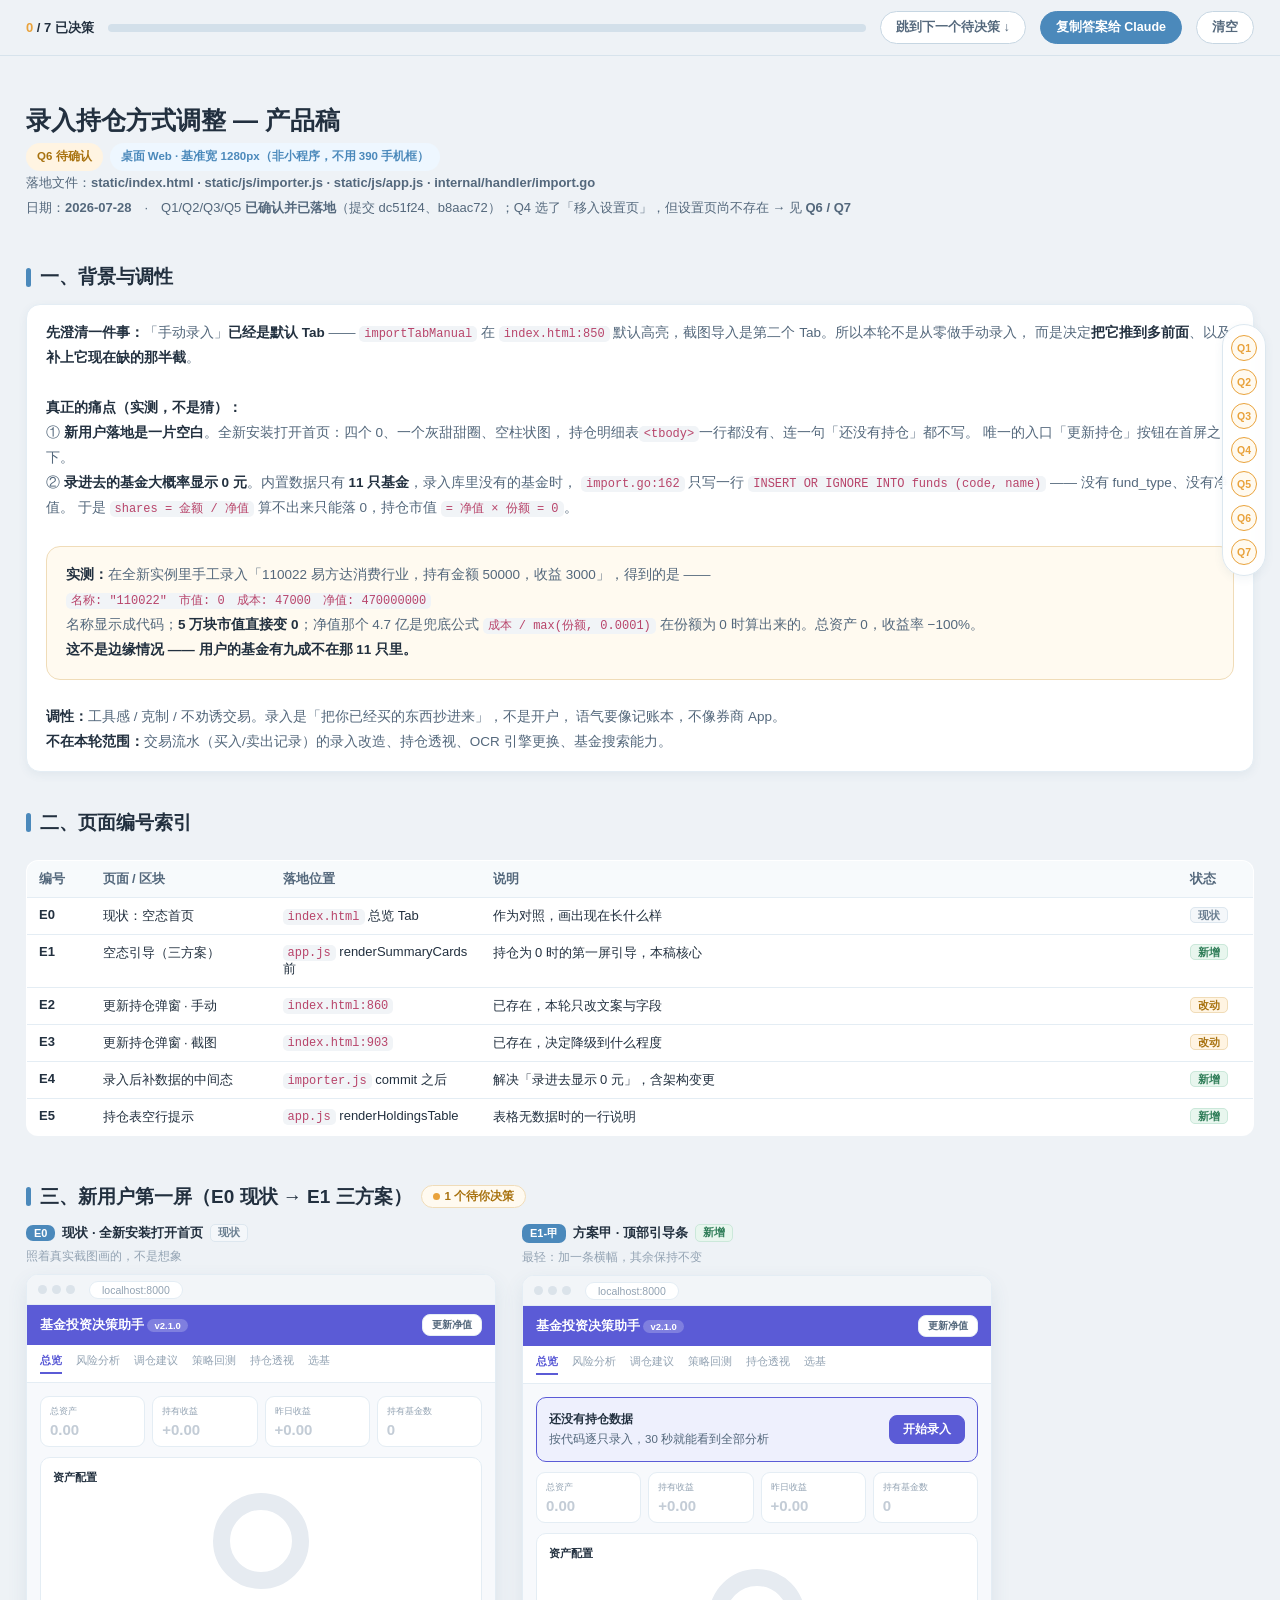
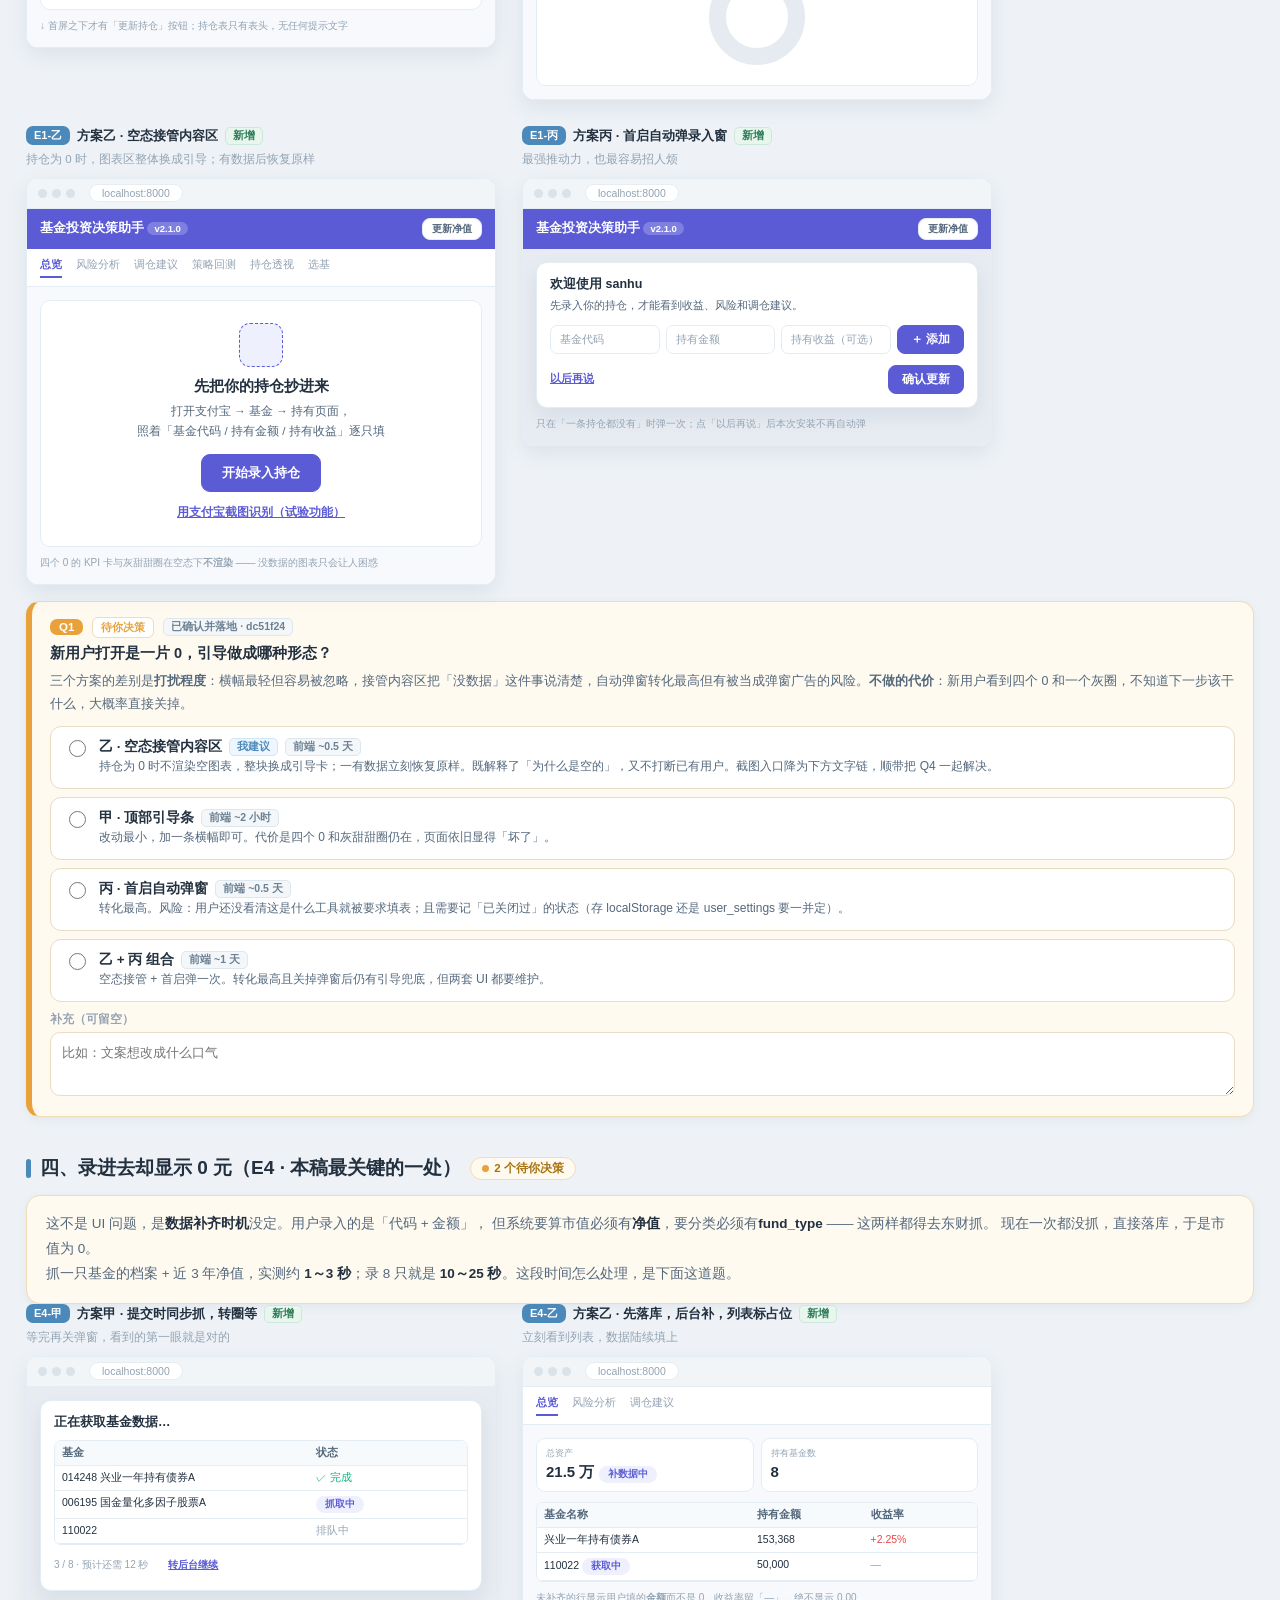
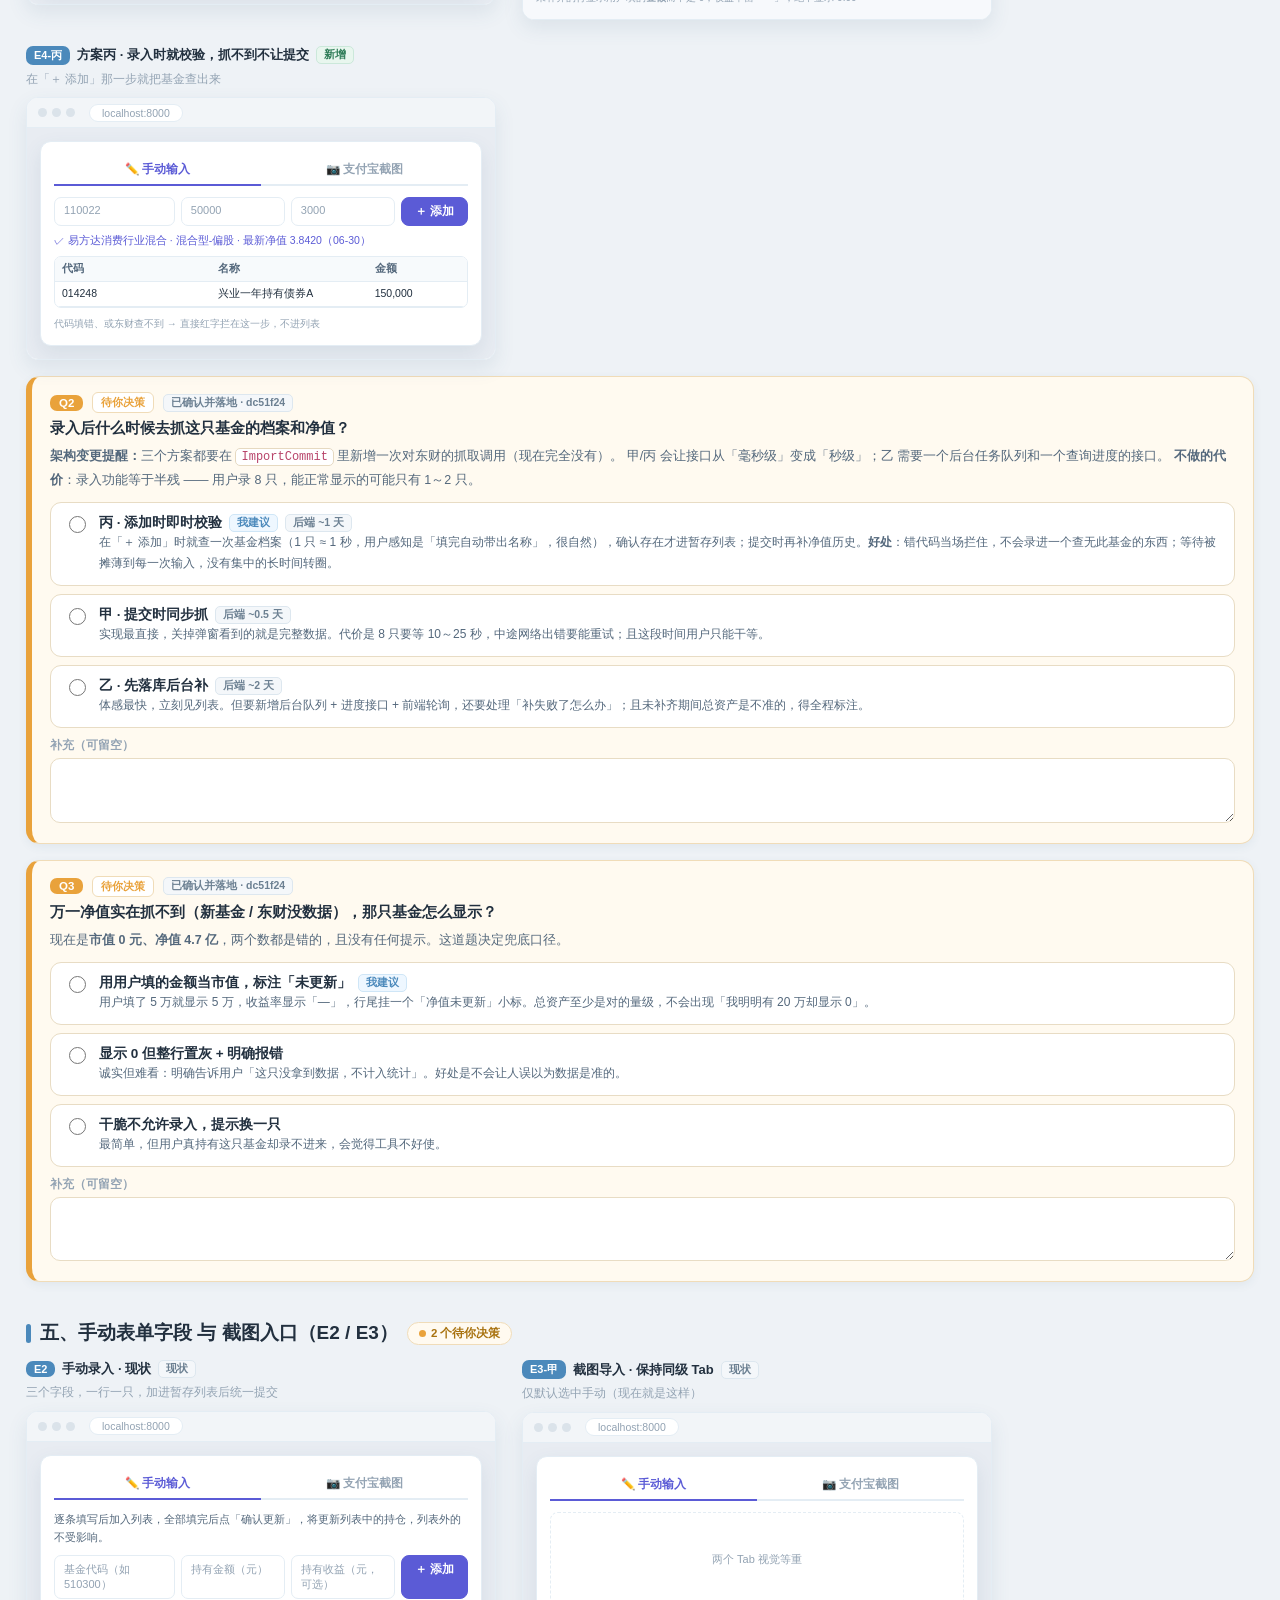
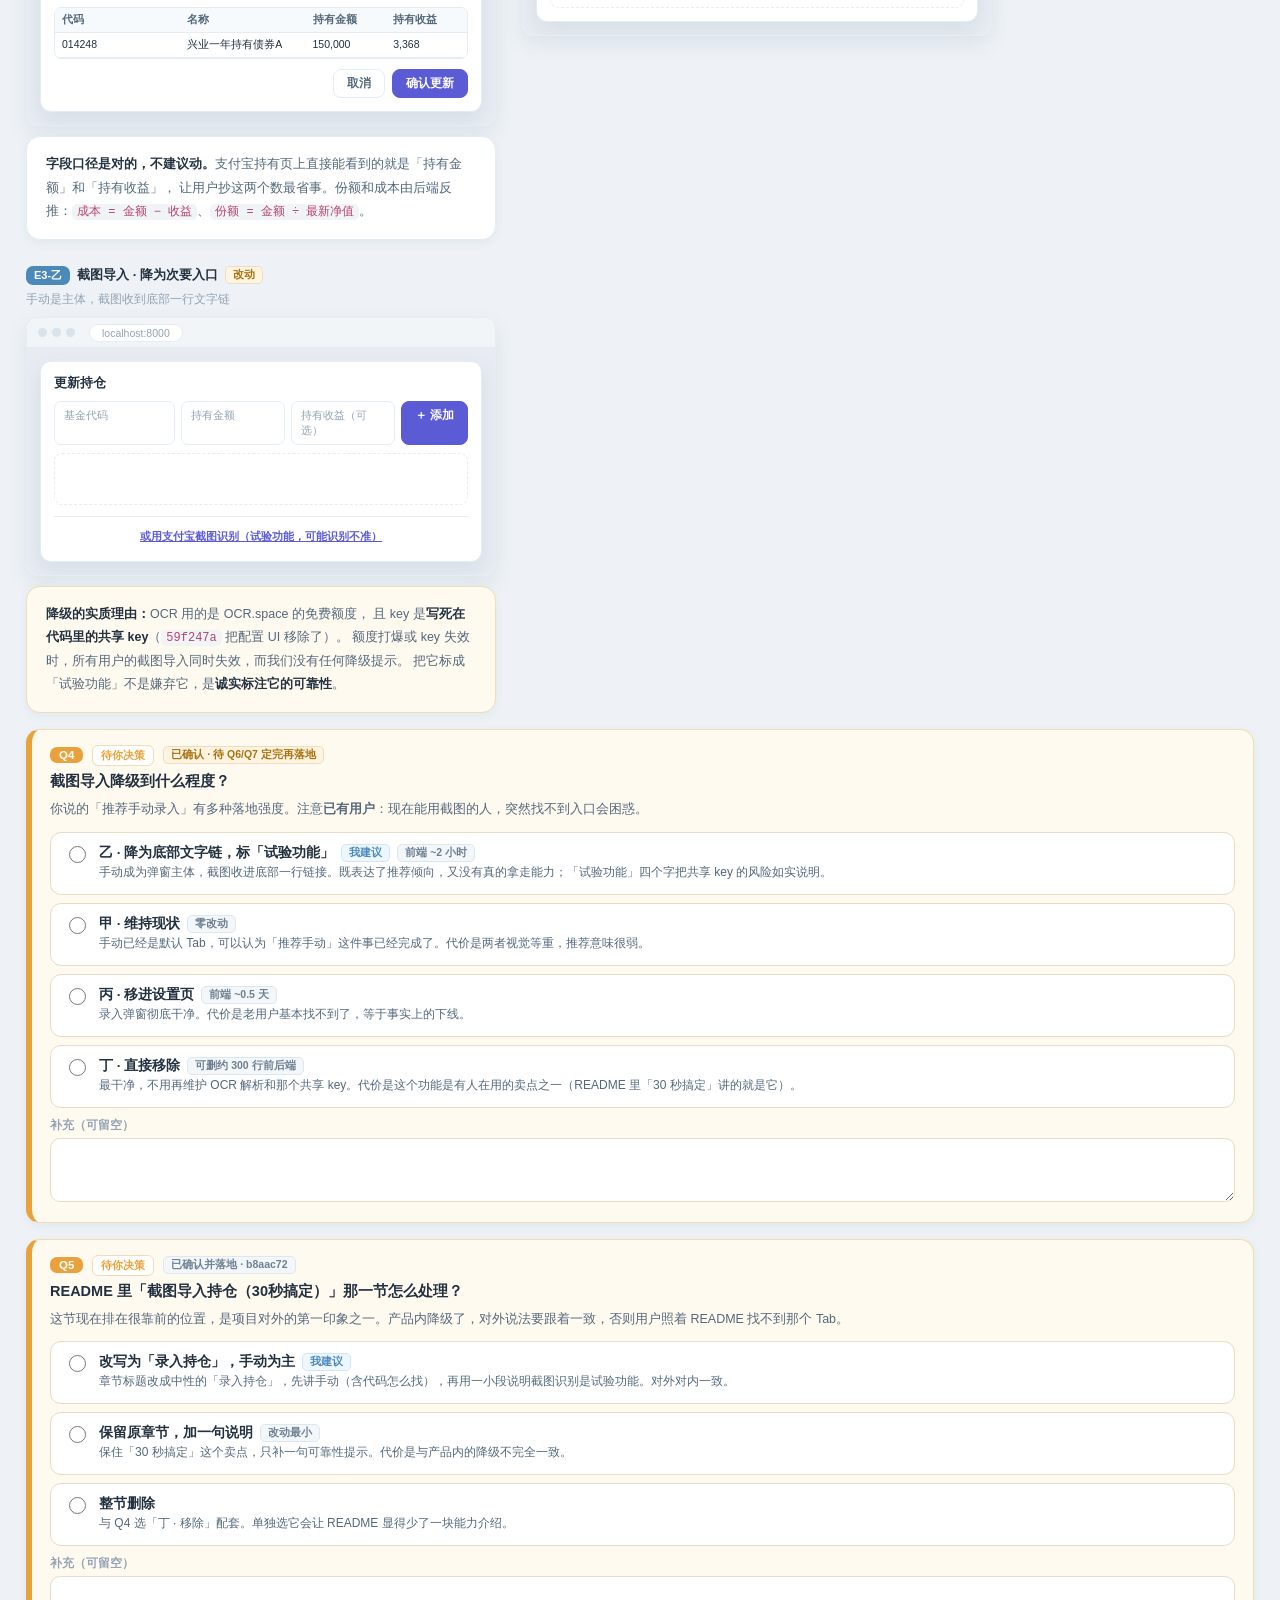
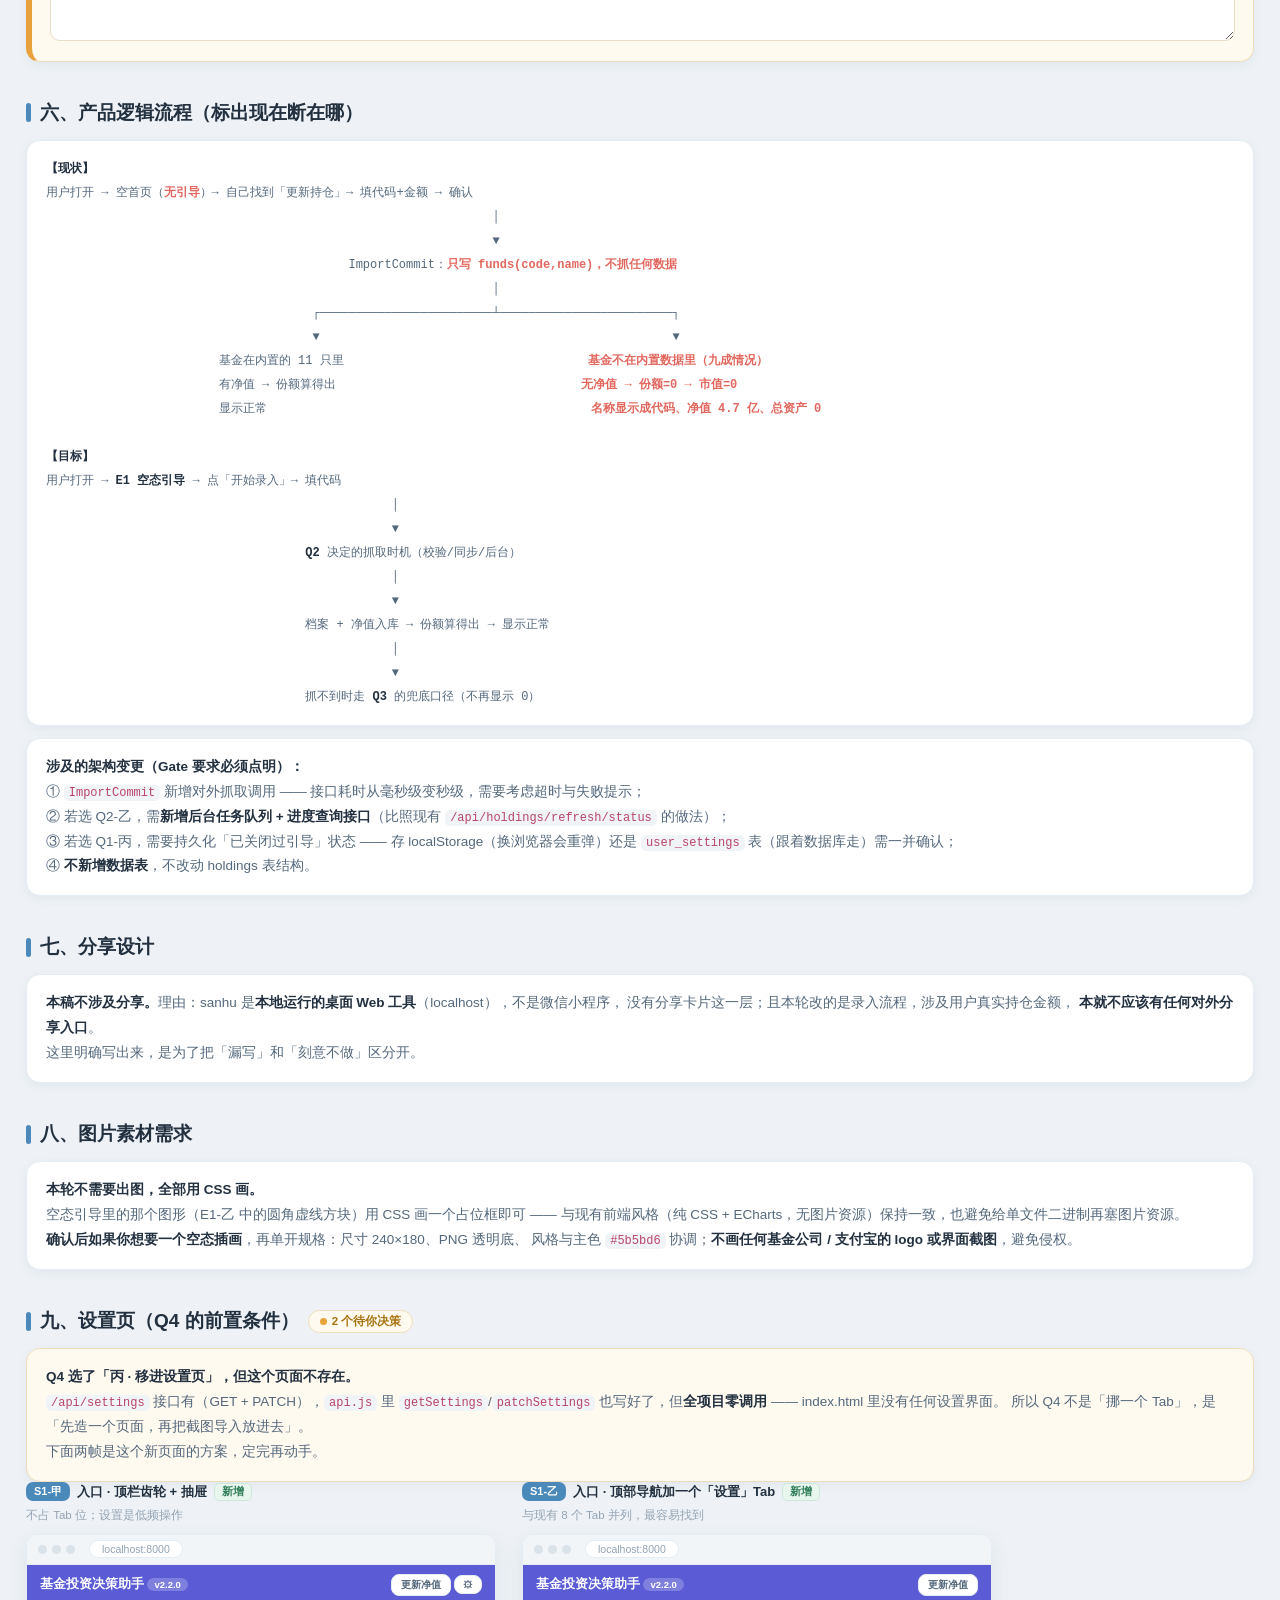
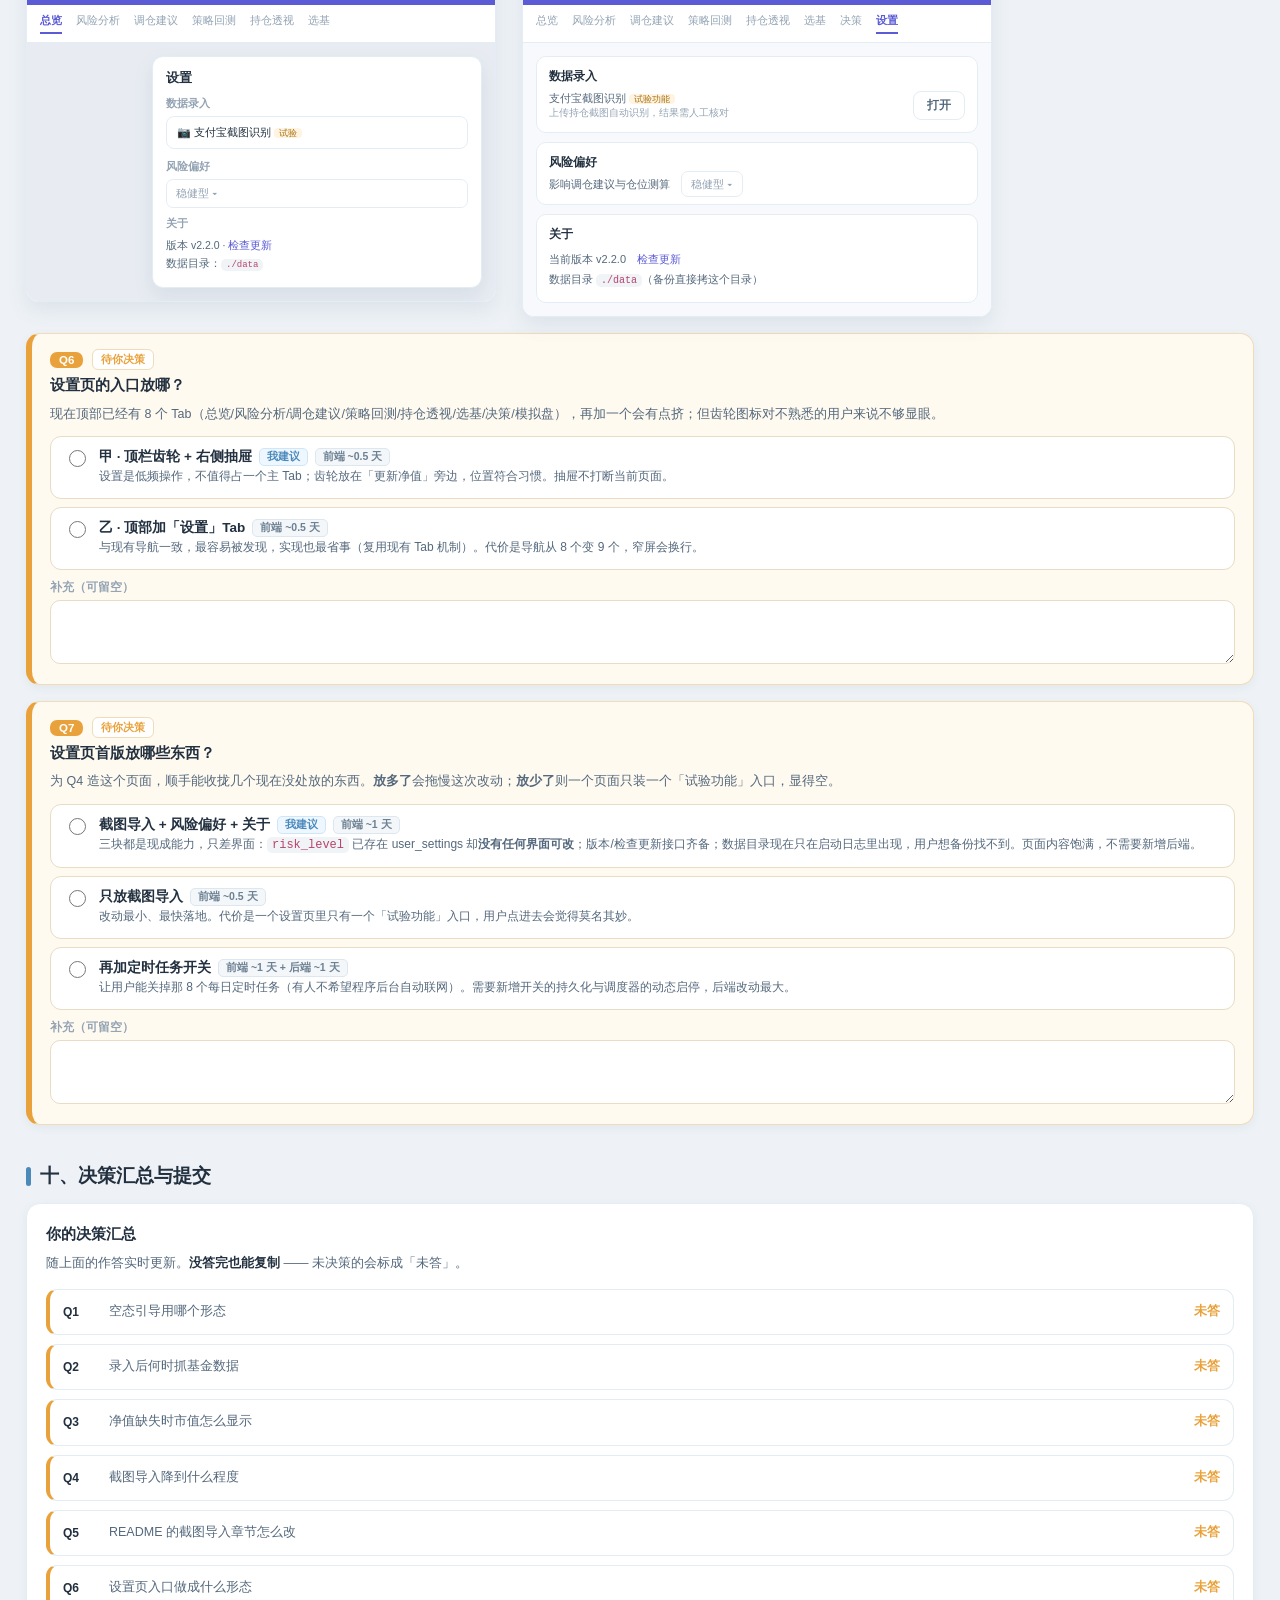
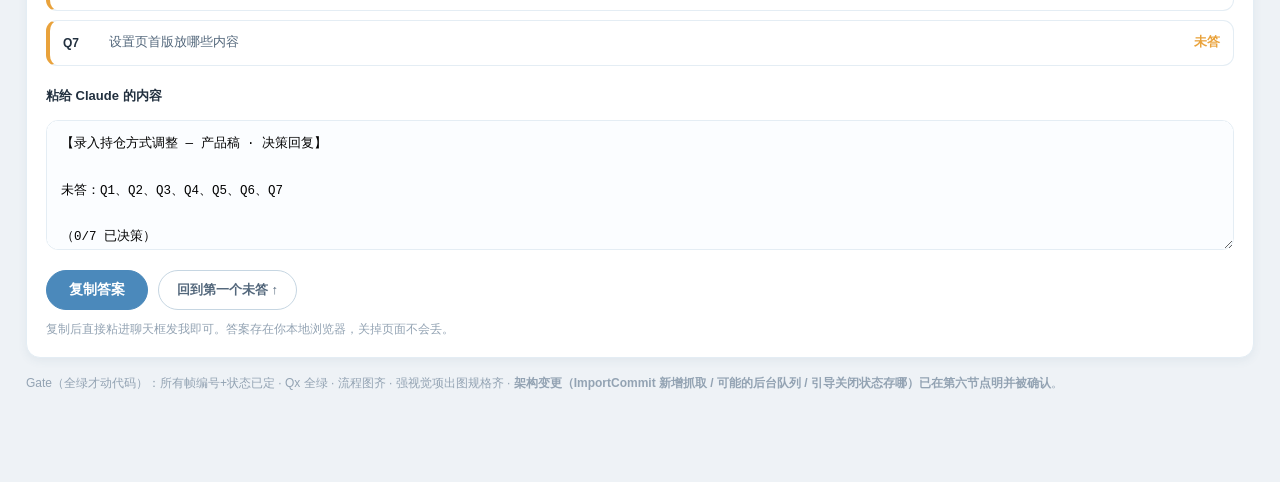
<file: docs/product-specs/data-entry.html>
<!doctype html>
<!-- ============================================================================
     录入持仓方式调整 · 产品稿
     基于 ~/.claude/templates/product-spec-template.html，决策卡引擎原样保留
     交付前跑：node ~/.claude/hooks/check-product-spec.mjs docs/product-specs/data-entry.html
     ============================================================================ -->
<html lang="zh-CN">
<head>
<meta charset="utf-8" />
<meta name="viewport" content="width=device-width, initial-scale=1" />
<title>录入持仓方式调整 · 产品稿</title>
<style>
:root{
  --bg:#eef2f6; --panel:#fff;
  --ink:#22303f; --ink-2:#54687c; --muted:#93a3b3; --line:#e4edf4;
  --primary:#7cb4de; --primary-deep:#4b89bb; --primary-soft:#eef7ff;
  --danger:#e2685f;
  --shadow:0 8px 20px rgba(63,96,127,.10);
  --shadow-sm:0 3px 10px rgba(63,96,127,.07);
  --dq-open:#e9a23b; --dq-open-bg:#fffaf0;
  --dq-done:#52a67c; --dq-done-bg:#f2faf6;
  /* 产品自身的主题色（sanhu 前端用的紫蓝） */
  --app:#5b5bd6; --app-soft:#eef0fd;
  --profit:#ef4444; --loss:#10b981;
}
*{box-sizing:border-box}
body{margin:0;background:var(--bg);color:var(--ink);
  font-family:"PingFang SC","Hiragino Sans GB","Microsoft YaHei",sans-serif;-webkit-font-smoothing:antialiased}
.doc{max-width:1560px;margin:0 auto;padding:0 26px 90px}
h1{font-size:25px;font-weight:800;margin:0 0 6px}
h2.sec{font-size:19px;font-weight:800;margin:38px 0 14px;display:flex;align-items:center;gap:9px;flex-wrap:wrap;scroll-margin-top:76px}
h2.sec::before{content:"";width:5px;height:19px;border-radius:3px;background:var(--primary-deep)}
h3.sub3{font-size:15px;font-weight:800;margin:26px 0 10px;color:var(--ink)}
.doc-head{padding:30px 0 6px}
.doc-head .sub{font-size:13px;color:var(--ink-2);line-height:1.9}
.pill{display:inline-block;font-size:11.5px;font-weight:800;border-radius:20px;padding:3px 11px;margin-right:7px}
.pill.draft{background:#fff4e2;color:#a8720f}
.pill.base{background:var(--primary-soft);color:var(--primary-deep)}
.card{background:var(--panel);border:1px solid var(--line);border-radius:14px;padding:16px 19px;box-shadow:var(--shadow-sm);font-size:13.5px;line-height:1.85;color:var(--ink-2)}
.card b{color:var(--ink)}
.card.warn{background:#fffaf0;border-color:#f0dcb8}
table{width:100%;border-collapse:collapse;font-size:13px;background:#fff;border:1px solid var(--line);border-radius:12px;overflow:hidden;margin:10px 0}
th{background:#f7fafc;text-align:left;padding:9px 12px;font-weight:700;color:var(--ink-2);border-bottom:1px solid var(--line)}
td{padding:9px 12px;border-bottom:1px solid var(--line);vertical-align:top}
tr:last-child td{border-bottom:none}
code{background:#f1f4f7;border-radius:5px;padding:1px 5px;font-size:12px;font-family:"SF Mono",Menlo,monospace;color:#b8446a}
.scrollx{overflow-x:auto}
.tag-new{background:#e8f6ee;color:#2f7d58;border:1px solid #cbe8da;border-radius:5px;font-size:10.5px;font-weight:800;padding:1px 7px}
.tag-mod{background:#fff4e2;color:#a8720f;border:1px solid #f0dcb8;border-radius:5px;font-size:10.5px;font-weight:800;padding:1px 7px}
.tag-keep{background:#f4f7fa;color:#6c8092;border:1px solid #dde7ef;border-radius:5px;font-size:10.5px;font-weight:700;padding:1px 7px}

/* ---- 桌面窗口框（本产品是桌面 Web，不是小程序，故不用 390px 手机框）---- */
.row{display:flex;gap:26px;flex-wrap:wrap;align-items:flex-start}
.wcol{flex:0 0 470px;max-width:100%}
.wcol.wide{flex:0 0 720px}
.cap{font-size:13px;font-weight:800;margin-bottom:8px;display:flex;align-items:center;gap:7px;flex-wrap:wrap}
.cap .no{background:var(--primary-deep);color:#fff;border-radius:7px;padding:2px 8px;font-size:11px;font-weight:800}
.capsub{font-size:11.5px;color:var(--muted);margin:-3px 0 9px;line-height:1.6}
.win{width:100%;border-radius:12px;overflow:hidden;background:#fff;box-shadow:var(--shadow);border:1px solid var(--line)}
.win .bar{height:30px;background:#f2f5f8;border-bottom:1px solid var(--line);display:flex;align-items:center;gap:5px;padding:0 11px}
.win .bar i{width:9px;height:9px;border-radius:50%;background:#dbe3ea;font-style:normal}
.win .bar .url{margin-left:9px;font-size:10.5px;color:var(--muted);background:#fff;border:1px solid var(--line);border-radius:11px;padding:2px 12px}
.win .top{background:var(--app);color:#fff;padding:9px 13px;font-size:12.5px;font-weight:800;display:flex;align-items:center;justify-content:space-between}
.win .top .v{font-size:9.5px;background:rgba(255,255,255,.22);border-radius:9px;padding:1px 7px;font-weight:700}
.win .tabs{display:flex;gap:14px;padding:8px 13px;border-bottom:1px solid var(--line);font-size:11px;color:var(--muted);overflow:hidden}
.win .tabs b{color:var(--app);border-bottom:2px solid var(--app);padding-bottom:4px}
.win .body{padding:13px;min-height:180px;background:#f7f9fc}
.kpis{display:grid;grid-template-columns:repeat(4,1fr);gap:7px;margin-bottom:10px}
.kpi{background:#fff;border:1px solid var(--line);border-radius:9px;padding:8px 9px}
.kpi .l{font-size:9px;color:var(--muted);margin-bottom:3px}
.kpi .v{font-size:15px;font-weight:800}
.kpi .v.zero{color:#c3ccd6}
.panelbox{background:#fff;border:1px solid var(--line);border-radius:10px;padding:12px}
.donut-empty{width:96px;height:96px;border-radius:50%;border:17px solid #e6ebf1;margin:8px auto}
.btn{display:inline-block;border-radius:8px;padding:6px 13px;font-size:11.5px;font-weight:800;border:1px solid var(--line);background:#fff;color:var(--ink-2)}
.btn.pri{background:var(--app);border-color:var(--app);color:#fff}
.btn.lg{padding:9px 20px;font-size:13px;border-radius:9px}
.btn.ghost{background:transparent;border:none;color:var(--app);text-decoration:underline;padding:4px 0}
.inp{background:#fff;border:1px solid var(--line);border-radius:7px;padding:6px 9px;font-size:11px;color:var(--muted)}
.emptybox{text-align:center;padding:22px 14px}
.emptybox .big{font-size:14.5px;font-weight:800;color:var(--ink);margin-bottom:5px}
.emptybox .small{font-size:11.5px;color:var(--ink-2);line-height:1.8;margin-bottom:12px}
.modal-mock{background:#fff;border:1px solid var(--line);border-radius:11px;box-shadow:var(--shadow);padding:13px}
.mtabs{display:flex;border-bottom:2px solid var(--line);margin-bottom:11px}
.mtabs span{flex:1;text-align:center;padding:7px;font-size:11.5px;font-weight:800;color:var(--muted)}
.mtabs span.on{color:var(--app);border-bottom:2px solid var(--app);margin-bottom:-2px}
.rowline{display:flex;gap:6px;margin-bottom:8px;flex-wrap:wrap}
.rowline .inp{flex:1;min-width:0}
.minitab{width:100%;font-size:10.5px;border:1px solid var(--line);border-radius:7px;overflow:hidden;background:#fff}
.minitab .h,.minitab .r{display:flex}
.minitab .h{background:#f7fafc;font-weight:700;color:var(--ink-2)}
.minitab .h div,.minitab .r div{flex:1;padding:5px 7px;border-bottom:1px solid var(--line)}
.badge-load{display:inline-flex;align-items:center;gap:5px;background:var(--app-soft);color:var(--app);border-radius:11px;padding:2px 9px;font-size:9.5px;font-weight:800}
.badge-bad{display:inline-flex;align-items:center;gap:5px;background:#fdecea;color:#c0392b;border-radius:11px;padding:2px 9px;font-size:9.5px;font-weight:800}
.note-in-frame{font-size:10px;color:var(--muted);margin-top:7px;line-height:1.7}
.flow{font-family:"SF Mono",Menlo,monospace;font-size:12px;line-height:2;white-space:pre;overflow-x:auto;color:var(--ink-2)}
.flow b{color:var(--ink)}
.flow .bad{color:var(--danger);font-weight:700}

/* ============ 内联决策卡（勿删）============ */
.dqbar{position:sticky;top:0;z-index:200;margin:0 -26px 18px;padding:11px 26px;
  background:rgba(238,242,246,.94);backdrop-filter:blur(10px);border-bottom:1px solid #d7e3ec;
  display:flex;align-items:center;gap:14px;flex-wrap:wrap}
.dqbar .p-txt{font-size:13px;font-weight:800;white-space:nowrap}
.dqbar .p-txt em{font-style:normal;color:var(--dq-open)}
.dqbar .p-txt.all-done em{color:var(--dq-done)}
.dqbar .p-track{flex:1;min-width:120px;height:8px;border-radius:5px;background:#d3e0ea;overflow:hidden}
.dqbar .p-fill{height:100%;width:0;border-radius:5px;background:linear-gradient(90deg,#8ecfae,var(--dq-done));transition:width .25s}
.dqbar button{font-size:12.5px;font-weight:700;padding:7px 15px;border-radius:19px;cursor:pointer;
  border:1px solid #c6d6e2;background:#fff;color:var(--ink-2);white-space:nowrap}
.dqbar button:hover{border-color:var(--primary);color:var(--primary-deep)}
.dqbar button.primary{background:var(--primary-deep);border-color:var(--primary-deep);color:#fff}
.dqbar button.ghost-danger:hover{border-color:var(--danger);color:var(--danger)}

.dqrail{position:fixed;right:14px;top:50%;transform:translateY(-50%);z-index:190;
  display:flex;flex-direction:column;gap:8px;background:rgba(255,255,255,.9);backdrop-filter:blur(8px);
  border:1px solid #dce7ef;border-radius:22px;padding:10px 8px;box-shadow:var(--shadow-sm)}
.dqrail .rdot{width:26px;height:26px;border-radius:50%;cursor:pointer;display:flex;align-items:center;justify-content:center;
  font-size:10.5px;font-weight:800;background:var(--dq-open-bg);color:var(--dq-open);border:1.5px solid var(--dq-open);transition:.15s}
.dqrail .rdot:hover{transform:scale(1.12)}
.dqrail .rdot.done{background:var(--dq-done-bg);color:var(--dq-done);border-color:var(--dq-done)}
@media(max-width:1180px){.dqrail{display:none}}

.dq{margin:16px 0 6px;border-radius:14px;border:1px solid #f0dcb8;border-left:6px solid var(--dq-open);
  background:var(--dq-open-bg);padding:15px 18px 16px;scroll-margin-top:78px;box-shadow:var(--shadow-sm)}
.dq.answered{border-color:#cbe8da;border-left-color:var(--dq-done);background:var(--dq-done-bg)}
.dq-hd{display:flex;align-items:center;gap:9px;flex-wrap:wrap;margin-bottom:4px}
.dq-id{background:var(--dq-open);color:#fff;font-size:11.5px;font-weight:800;border-radius:7px;padding:2px 9px}
.dq.answered .dq-id{background:var(--dq-done)}
.dq-state{font-size:11px;font-weight:800;border-radius:6px;padding:2px 8px;background:#fff;color:var(--dq-open);border:1px solid #f0dcb8}
.dq.answered .dq-state{color:var(--dq-done);border-color:#cbe8da}
.dq:not(.answered) .dq-state{animation:dqPulse 2.2s ease-in-out infinite}
@keyframes dqPulse{0%,100%{opacity:1}50%{opacity:.45}}
.dq-q{font-size:14.5px;font-weight:800;line-height:1.6}
.dq-sub{font-size:12.5px;color:var(--ink-2);line-height:1.8;margin-top:5px}
.dq-sub code{background:#fff;border:1px solid #e6d9c0}
.dq-opts{margin-top:11px;display:flex;flex-direction:column;gap:8px}
.dq-opt{display:flex;align-items:flex-start;gap:10px;cursor:pointer;background:#fff;
  border:1.5px solid #e8dcc4;border-radius:11px;padding:11px 13px;transition:.15s}
.dq-opt:hover{border-color:var(--dq-open);box-shadow:0 2px 8px rgba(233,162,59,.13)}
.dq-opt input{width:17px;height:17px;margin-top:2px;flex:none;accent-color:var(--dq-done);cursor:pointer}
.dq-opt.sel{border-color:var(--dq-done);background:var(--dq-done-bg)}
.dq-opt .o-body{flex:1;min-width:0}
.dq-opt .o-t{font-size:13.5px;font-weight:800;display:flex;align-items:center;gap:7px;flex-wrap:wrap}
.dq-opt .o-d{font-size:12px;color:var(--ink-2);line-height:1.75;margin-top:3px}
.rec-chip{background:var(--primary-soft);color:var(--primary-deep);border:1px solid #cfe6f7;border-radius:5px;font-size:10.5px;font-weight:800;padding:1px 7px;white-space:nowrap}
.cost-chip{background:#f4f7fa;color:#6c8092;border:1px solid #dde7ef;border-radius:5px;font-size:10.5px;font-weight:700;padding:1px 7px;white-space:nowrap}
.dq-note{margin-top:10px}
.dq-note label{display:block;font-size:11.5px;color:var(--muted);font-weight:700;margin-bottom:5px}
.dq-note textarea{width:100%;min-height:52px;resize:vertical;border:1.5px solid #e8dcc4;border-radius:10px;
  padding:9px 11px;font-size:13px;font-family:inherit;line-height:1.7;background:#fff}
.dq-note textarea:focus{outline:none;border-color:var(--dq-open)}

.sec-badge{display:inline-flex;align-items:center;gap:5px;background:var(--dq-open-bg);color:#a8720f;
  border:1px solid #f0dcb8;border-radius:20px;font-size:11.5px;font-weight:800;padding:3px 11px}
.sec-badge.done{background:var(--dq-done-bg);color:#2f7d58;border-color:#cbe8da}
.sec-badge i{width:7px;height:7px;border-radius:50%;background:var(--dq-open);font-style:normal}
.sec-badge.done i{background:var(--dq-done)}

.dqsum-row{display:flex;align-items:flex-start;gap:12px;padding:11px 13px;border-radius:11px;background:#fff;
  border:1px solid var(--line);border-left:4px solid var(--dq-open);margin-bottom:9px;cursor:pointer}
.dqsum-row.done{border-left-color:var(--dq-done)}
.dqsum-row .s-id{font-size:12px;font-weight:800;color:var(--ink);flex:none;width:34px}
.dqsum-row .s-q{flex:1;min-width:0;font-size:12.5px;color:var(--ink-2);line-height:1.7}
.dqsum-row .s-a{flex:none;max-width:46%;font-size:12.5px;font-weight:800;color:var(--dq-done);text-align:right;line-height:1.7}
.dqsum-row:not(.done) .s-a{color:var(--dq-open)}
.dqsum-row .s-a .s-note{display:block;font-weight:600;color:var(--ink-2);font-size:11.5px;margin-top:3px}
.dq-out{width:100%;min-height:130px;resize:vertical;margin-top:12px;border:1.5px solid var(--line);border-radius:12px;
  padding:12px 14px;font-family:"SF Mono",Menlo,monospace;font-size:12.5px;line-height:1.85;background:#fbfdff}
.dq-out:focus{outline:none;border-color:var(--primary)}
.copy-hint{font-size:12px;color:var(--muted);margin-top:9px;line-height:1.8}
.toast{position:fixed;left:50%;bottom:38px;transform:translateX(-50%) translateY(14px);background:rgba(34,48,63,.94);
  color:#fff;font-size:13px;font-weight:700;padding:11px 22px;border-radius:24px;z-index:400;opacity:0;pointer-events:none;transition:.22s}
.toast.show{opacity:1;transform:translateX(-50%) translateY(0)}
</style>
</head>
<body>
<div class="doc">

  <!-- ===== 决策进度条 + 浮标（勿删）===== -->
  <div class="dqbar">
    <span class="p-txt" id="pTxt">0 / 0 已决策</span>
    <div class="p-track"><div class="p-fill" id="pFill"></div></div>
    <button id="btnNext">跳到下一个待决策 ↓</button>
    <button class="primary" id="btnCopyTop">复制答案给 Claude</button>
    <button class="ghost-danger" id="btnReset">清空</button>
  </div>
  <div class="dqrail" id="dqRail"></div>

  <!-- ===== ① 标题 ===== -->
  <div class="doc-head">
    <h1>录入持仓方式调整 — 产品稿</h1>
    <div class="sub">
      <span class="pill draft">Q6 待确认</span><span class="pill base">桌面 Web · 基准宽 1280px（非小程序，不用 390 手机框）</span><br>
      落地文件：<b>static/index.html · static/js/importer.js · static/js/app.js · internal/handler/import.go</b><br>
      日期：<b>2026-07-28</b>　·　Q1/Q2/Q3/Q5 <b>已确认并已落地</b>（提交 dc51f24、b8aac72）；Q4 选了「移入设置页」，但设置页尚不存在 → 见 <b>Q6 / Q7</b>
    </div>
  </div>

  <!-- ===== ② 背景与调性 ===== -->
  <section>
    <h2 class="sec">一、背景与调性</h2>
    <div class="card">
      <b>先澄清一件事：</b>「手动录入」<b>已经是默认 Tab</b> —— <code>importTabManual</code> 在
      <code>index.html:850</code> 默认高亮，截图导入是第二个 Tab。所以本轮不是从零做手动录入，
      而是决定<b>把它推到多前面</b>、以及<b>补上它现在缺的那半截</b>。<br><br>

      <b>真正的痛点（实测，不是猜）：</b><br>
      ① <b>新用户落地是一片空白</b>。全新安装打开首页：四个 0、一个灰甜甜圈、空柱状图，
      持仓明细表<code>&lt;tbody&gt;</code>一行都没有、连一句「还没有持仓」都不写。
      唯一的入口「更新持仓」按钮在首屏之下。<br>
      ② <b>录进去的基金大概率显示 0 元</b>。内置数据只有 <b>11 只基金</b>，录入库里没有的基金时，
      <code>import.go:162</code> 只写一行 <code>INSERT OR IGNORE INTO funds (code, name)</code> —— 没有 fund_type、没有净值。
      于是 <code>shares = 金额 / 净值</code> 算不出来只能落 0，持仓市值 <code>= 净值 × 份额 = 0</code>。<br><br>

      <div class="card warn" style="box-shadow:none;margin:0">
        <b>实测：</b>在全新实例里手工录入「110022 易方达消费行业，持有金额 50000，收益 3000」，得到的是 ——<br>
        <code>名称: "110022"　市值: 0　成本: 47000　净值: 470000000</code><br>
        名称显示成代码；<b>5 万块市值直接变 0</b>；净值那个 4.7 亿是兜底公式
        <code>成本 / max(份额, 0.0001)</code> 在份额为 0 时算出来的。总资产 0，收益率 −100%。<br>
        <b>这不是边缘情况 —— 用户的基金有九成不在那 11 只里。</b>
      </div><br>

      <b>调性：</b>工具感 / 克制 / 不劝诱交易。录入是「把你已经买的东西抄进来」，不是开户，
      语气要像记账本，不像券商 App。<br>
      <b>不在本轮范围：</b>交易流水（买入/卖出记录）的录入改造、持仓透视、OCR 引擎更换、基金搜索能力。
    </div>
  </section>

  <!-- ===== ③ 页面编号索引 ===== -->
  <section>
    <h2 class="sec">二、页面编号索引</h2>
    <div class="scrollx">
      <table>
        <tr><th style="width:64px">编号</th><th style="width:180px">页面 / 区块</th><th style="width:210px">落地位置</th><th>说明</th><th style="width:76px">状态</th></tr>
        <tr><td><b>E0</b></td><td>现状：空态首页</td><td><code>index.html</code> 总览 Tab</td><td>作为对照，画出现在长什么样</td><td><span class="tag-keep">现状</span></td></tr>
        <tr><td><b>E1</b></td><td>空态引导（三方案）</td><td><code>app.js</code> renderSummaryCards 前</td><td>持仓为 0 时的第一屏引导，本稿核心</td><td><span class="tag-new">新增</span></td></tr>
        <tr><td><b>E2</b></td><td>更新持仓弹窗 · 手动</td><td><code>index.html:860</code></td><td>已存在，本轮只改文案与字段</td><td><span class="tag-mod">改动</span></td></tr>
        <tr><td><b>E3</b></td><td>更新持仓弹窗 · 截图</td><td><code>index.html:903</code></td><td>已存在，决定降级到什么程度</td><td><span class="tag-mod">改动</span></td></tr>
        <tr><td><b>E4</b></td><td>录入后补数据的中间态</td><td><code>importer.js</code> commit 之后</td><td>解决「录进去显示 0 元」，含架构变更</td><td><span class="tag-new">新增</span></td></tr>
        <tr><td><b>E5</b></td><td>持仓表空行提示</td><td><code>app.js</code> renderHoldingsTable</td><td>表格无数据时的一行说明</td><td><span class="tag-new">新增</span></td></tr>
      </table>
    </div>
  </section>

  <!-- ===== ④ 帧 + 内联决策卡 ===== -->
  <section>
    <h2 class="sec">三、新用户第一屏（E0 现状 → E1 三方案）</h2>

    <div class="row">
      <div class="wcol">
        <div class="cap"><span class="no">E0</span>现状 · 全新安装打开首页<span class="tag-keep">现状</span></div>
        <div class="capsub">照着真实截图画的，不是想象</div>
        <div class="win">
          <div class="bar"><i></i><i></i><i></i><span class="url">localhost:8000</span></div>
          <div class="top"><span>基金投资决策助手 <span class="v">v2.1.0</span></span><span class="btn" style="padding:3px 9px;font-size:10px">更新净值</span></div>
          <div class="tabs"><b>总览</b><span>风险分析</span><span>调仓建议</span><span>策略回测</span><span>持仓透视</span><span>选基</span></div>
          <div class="body">
            <div class="kpis">
              <div class="kpi"><div class="l">总资产</div><div class="v zero">0.00</div></div>
              <div class="kpi"><div class="l">持有收益</div><div class="v zero">+0.00</div></div>
              <div class="kpi"><div class="l">昨日收益</div><div class="v zero">+0.00</div></div>
              <div class="kpi"><div class="l">持有基金数</div><div class="v zero">0</div></div>
            </div>
            <div class="panelbox">
              <div style="font-size:11px;font-weight:800;margin-bottom:4px">资产配置</div>
              <div class="donut-empty"></div>
            </div>
            <div class="note-in-frame">↓ 首屏之下才有「更新持仓」按钮；持仓表只有表头，无任何提示文字</div>
          </div>
        </div>
      </div>

      <div class="wcol">
        <div class="cap"><span class="no">E1-甲</span>方案甲 · 顶部引导条<span class="tag-new">新增</span></div>
        <div class="capsub">最轻：加一条横幅，其余保持不变</div>
        <div class="win">
          <div class="bar"><i></i><i></i><i></i><span class="url">localhost:8000</span></div>
          <div class="top"><span>基金投资决策助手 <span class="v">v2.1.0</span></span><span class="btn" style="padding:3px 9px;font-size:10px">更新净值</span></div>
          <div class="tabs"><b>总览</b><span>风险分析</span><span>调仓建议</span><span>策略回测</span><span>持仓透视</span><span>选基</span></div>
          <div class="body">
            <div class="panelbox" style="border-color:var(--app);background:var(--app-soft);display:flex;align-items:center;justify-content:space-between;gap:10px;margin-bottom:10px">
              <div style="font-size:11.5px;line-height:1.7"><b style="color:var(--ink)">还没有持仓数据</b><br>
                <span style="color:var(--ink-2)">按代码逐只录入，30 秒就能看到全部分析</span></div>
              <span class="btn pri">开始录入</span>
            </div>
            <div class="kpis">
              <div class="kpi"><div class="l">总资产</div><div class="v zero">0.00</div></div>
              <div class="kpi"><div class="l">持有收益</div><div class="v zero">+0.00</div></div>
              <div class="kpi"><div class="l">昨日收益</div><div class="v zero">+0.00</div></div>
              <div class="kpi"><div class="l">持有基金数</div><div class="v zero">0</div></div>
            </div>
            <div class="panelbox"><div style="font-size:11px;font-weight:800;margin-bottom:4px">资产配置</div><div class="donut-empty"></div></div>
          </div>
        </div>
      </div>

      <div class="wcol">
        <div class="cap"><span class="no">E1-乙</span>方案乙 · 空态接管内容区<span class="tag-new">新增</span></div>
        <div class="capsub">持仓为 0 时，图表区整体换成引导；有数据后恢复原样</div>
        <div class="win">
          <div class="bar"><i></i><i></i><i></i><span class="url">localhost:8000</span></div>
          <div class="top"><span>基金投资决策助手 <span class="v">v2.1.0</span></span><span class="btn" style="padding:3px 9px;font-size:10px">更新净值</span></div>
          <div class="tabs"><b>总览</b><span>风险分析</span><span>调仓建议</span><span>策略回测</span><span>持仓透视</span><span>选基</span></div>
          <div class="body">
            <div class="panelbox emptybox">
              <div style="width:44px;height:44px;border-radius:11px;background:var(--app-soft);margin:0 auto 10px;border:1.5px dashed var(--app)"></div>
              <div class="big">先把你的持仓抄进来</div>
              <div class="small">打开支付宝 → 基金 → 持有页面，<br>照着「基金代码 / 持有金额 / 持有收益」逐只填</div>
              <div><span class="btn pri lg">开始录入持仓</span></div>
              <div style="margin-top:9px"><span class="btn ghost">用支付宝截图识别（试验功能）</span></div>
            </div>
            <div class="note-in-frame">四个 0 的 KPI 卡与灰甜甜圈在空态下<b>不渲染</b> —— 没数据的图表只会让人困惑</div>
          </div>
        </div>
      </div>

      <div class="wcol">
        <div class="cap"><span class="no">E1-丙</span>方案丙 · 首启自动弹录入窗<span class="tag-new">新增</span></div>
        <div class="capsub">最强推动力，也最容易招人烦</div>
        <div class="win">
          <div class="bar"><i></i><i></i><i></i><span class="url">localhost:8000</span></div>
          <div class="top"><span>基金投资决策助手 <span class="v">v2.1.0</span></span><span class="btn" style="padding:3px 9px;font-size:10px">更新净值</span></div>
          <div class="body" style="position:relative;background:#e8ecf2">
            <div class="modal-mock">
              <div style="font-size:12.5px;font-weight:800;margin-bottom:3px">欢迎使用 sanhu</div>
              <div style="font-size:11px;color:var(--ink-2);line-height:1.75;margin-bottom:10px">先录入你的持仓，才能看到收益、风险和调仓建议。</div>
              <div class="rowline">
                <span class="inp">基金代码</span><span class="inp">持有金额</span><span class="inp">持有收益（可选）</span><span class="btn pri">＋ 添加</span>
              </div>
              <div style="display:flex;justify-content:space-between;align-items:center;margin-top:11px">
                <span class="btn ghost" style="font-size:10.5px">以后再说</span>
                <span class="btn pri">确认更新</span>
              </div>
            </div>
            <div class="note-in-frame">只在「一条持仓都没有」时弹一次；点「以后再说」后本次安装不再自动弹</div>
          </div>
        </div>
      </div>
    </div>

    <!-- ===== Q1 ===== -->
    <div class="dq" id="Q1" data-q="Q1" data-title="空态引导用哪个形态">
      <div class="dq-hd"><span class="dq-id">Q1</span><span class="dq-state">待你决策</span><span class="tag-keep">已确认并落地 · dc51f24</span></div>
      <div class="dq-q">新用户打开是一片 0，引导做成哪种形态？</div>
      <div class="dq-sub">三个方案的差别是<b>打扰程度</b>：横幅最轻但容易被忽略，接管内容区把「没数据」这件事说清楚，自动弹窗转化最高但有被当成弹窗广告的风险。<b>不做的代价</b>：新用户看到四个 0 和一个灰圈，不知道下一步该干什么，大概率直接关掉。</div>
      <div class="dq-opts">
        <label class="dq-opt"><input type="radio" name="Q1" value="乙 · 空态接管内容区">
          <span class="o-body">
            <span class="o-t">乙 · 空态接管内容区<span class="rec-chip">我建议</span><span class="cost-chip">前端 ~0.5 天</span></span>
            <span class="o-d">持仓为 0 时不渲染空图表，整块换成引导卡；一有数据立刻恢复原样。既解释了「为什么是空的」，又不打断已有用户。截图入口降为下方文字链，顺带把 Q4 一起解决。</span>
          </span></label>
        <label class="dq-opt"><input type="radio" name="Q1" value="甲 · 顶部引导条">
          <span class="o-body">
            <span class="o-t">甲 · 顶部引导条<span class="cost-chip">前端 ~2 小时</span></span>
            <span class="o-d">改动最小，加一条横幅即可。代价是四个 0 和灰甜甜圈仍在，页面依旧显得「坏了」。</span>
          </span></label>
        <label class="dq-opt"><input type="radio" name="Q1" value="丙 · 首启自动弹窗">
          <span class="o-body">
            <span class="o-t">丙 · 首启自动弹窗<span class="cost-chip">前端 ~0.5 天</span></span>
            <span class="o-d">转化最高。风险：用户还没看清这是什么工具就被要求填表；且需要记「已关闭过」的状态（存 localStorage 还是 user_settings 要一并定）。</span>
          </span></label>
        <label class="dq-opt"><input type="radio" name="Q1" value="乙 + 丙 组合">
          <span class="o-body">
            <span class="o-t">乙 + 丙 组合<span class="cost-chip">前端 ~1 天</span></span>
            <span class="o-d">空态接管 + 首启弹一次。转化最高且关掉弹窗后仍有引导兜底，但两套 UI 都要维护。</span>
          </span></label>
      </div>
      <div class="dq-note"><label>补充（可留空）</label><textarea placeholder="比如：文案想改成什么口气"></textarea></div>
    </div>
  </section>

  <section>
    <h2 class="sec">四、录进去却显示 0 元（E4 · 本稿最关键的一处）</h2>

    <div class="card warn">
      这不是 UI 问题，是<b>数据补齐时机</b>没定。用户录入的是「代码 + 金额」，
      但系统要算市值必须有<b>净值</b>，要分类必须有<b>fund_type</b> —— 这两样都得去东财抓。
      现在一次都没抓，直接落库，于是市值为 0。<br>
      抓一只基金的档案 + 近 3 年净值，实测约 <b>1～3 秒</b>；录 8 只就是 <b>10～25 秒</b>。这段时间怎么处理，是下面这道题。
    </div>

    <div class="row">
      <div class="wcol">
        <div class="cap"><span class="no">E4-甲</span>方案甲 · 提交时同步抓，转圈等<span class="tag-new">新增</span></div>
        <div class="capsub">等完再关弹窗，看到的第一眼就是对的</div>
        <div class="win">
          <div class="bar"><i></i><i></i><i></i><span class="url">localhost:8000</span></div>
          <div class="body" style="background:#e8ecf2">
            <div class="modal-mock">
              <div style="font-size:12.5px;font-weight:800;margin-bottom:9px">正在获取基金数据…</div>
              <div class="minitab">
                <div class="h"><div>基金</div><div style="flex:.6">状态</div></div>
                <div class="r"><div>014248 兴业一年持有债券A</div><div style="flex:.6;color:var(--loss)">✓ 完成</div></div>
                <div class="r"><div>006195 国金量化多因子股票A</div><div style="flex:.6"><span class="badge-load">抓取中</span></div></div>
                <div class="r"><div>110022</div><div style="flex:.6;color:var(--muted)">排队中</div></div>
              </div>
              <div class="note-in-frame">3 / 8 · 预计还需 12 秒　　<span class="btn ghost" style="font-size:10px">转后台继续</span></div>
            </div>
          </div>
        </div>
      </div>

      <div class="wcol">
        <div class="cap"><span class="no">E4-乙</span>方案乙 · 先落库，后台补，列表标占位<span class="tag-new">新增</span></div>
        <div class="capsub">立刻看到列表，数据陆续填上</div>
        <div class="win">
          <div class="bar"><i></i><i></i><i></i><span class="url">localhost:8000</span></div>
          <div class="tabs"><b>总览</b><span>风险分析</span><span>调仓建议</span></div>
          <div class="body">
            <div class="kpis" style="grid-template-columns:repeat(2,1fr)">
              <div class="kpi"><div class="l">总资产</div><div class="v">21.5 万 <span class="badge-load">补数据中</span></div></div>
              <div class="kpi"><div class="l">持有基金数</div><div class="v">8</div></div>
            </div>
            <div class="minitab">
              <div class="h"><div>基金名称</div><div style="flex:.5">持有金额</div><div style="flex:.5">收益率</div></div>
              <div class="r"><div>兴业一年持有债券A</div><div style="flex:.5">153,368</div><div style="flex:.5;color:var(--profit)">+2.25%</div></div>
              <div class="r"><div>110022 <span class="badge-load">获取中</span></div><div style="flex:.5">50,000</div><div style="flex:.5;color:var(--muted)">—</div></div>
            </div>
            <div class="note-in-frame">未补齐的行显示用户填的<b>金额</b>而不是 0，收益率留「—」，绝不显示 0.00</div>
          </div>
        </div>
      </div>

      <div class="wcol">
        <div class="cap"><span class="no">E4-丙</span>方案丙 · 录入时就校验，抓不到不让提交<span class="tag-new">新增</span></div>
        <div class="capsub">在「＋ 添加」那一步就把基金查出来</div>
        <div class="win">
          <div class="bar"><i></i><i></i><i></i><span class="url">localhost:8000</span></div>
          <div class="body" style="background:#e8ecf2">
            <div class="modal-mock">
              <div class="mtabs"><span class="on">✏️ 手动输入</span><span>📷 支付宝截图</span></div>
              <div class="rowline">
                <span class="inp" style="flex:1.2">110022</span><span class="inp">50000</span><span class="inp">3000</span><span class="btn pri">＋ 添加</span>
              </div>
              <div style="font-size:10.5px;color:var(--app);margin-bottom:8px">✓ 易方达消费行业混合 · 混合型-偏股 · 最新净值 3.8420（06-30）</div>
              <div class="minitab">
                <div class="h"><div>代码</div><div>名称</div><div style="flex:.6">金额</div></div>
                <div class="r"><div>014248</div><div>兴业一年持有债券A</div><div style="flex:.6">150,000</div></div>
              </div>
              <div class="note-in-frame">代码填错、或东财查不到 → 直接红字拦在这一步，不进列表</div>
            </div>
          </div>
        </div>
      </div>
    </div>

    <!-- ===== Q2 ===== -->
    <div class="dq" id="Q2" data-q="Q2" data-title="录入后何时抓基金数据">
      <div class="dq-hd"><span class="dq-id">Q2</span><span class="dq-state">待你决策</span><span class="tag-keep">已确认并落地 · dc51f24</span></div>
      <div class="dq-q">录入后什么时候去抓这只基金的档案和净值？</div>
      <div class="dq-sub">
        <b>架构变更提醒：</b>三个方案都要在 <code>ImportCommit</code> 里新增一次对东财的抓取调用（现在完全没有）。
        甲/丙 会让接口从「毫秒级」变成「秒级」；乙 需要一个后台任务队列和一个查询进度的接口。
        <b>不做的代价</b>：录入功能等于半残 —— 用户录 8 只，能正常显示的可能只有 1～2 只。
      </div>
      <div class="dq-opts">
        <label class="dq-opt"><input type="radio" name="Q2" value="丙 · 添加时即时校验 + 提交时补净值">
          <span class="o-body">
            <span class="o-t">丙 · 添加时即时校验<span class="rec-chip">我建议</span><span class="cost-chip">后端 ~1 天</span></span>
            <span class="o-d">在「＋ 添加」时就查一次基金档案（1 只 ≈ 1 秒，用户感知是「填完自动带出名称」，很自然），确认存在才进暂存列表；提交时再补净值历史。<b>好处</b>：错代码当场拦住，不会录进一个查无此基金的东西；等待被摊薄到每一次输入，没有集中的长时间转圈。</span>
          </span></label>
        <label class="dq-opt"><input type="radio" name="Q2" value="甲 · 提交时同步抓，带进度">
          <span class="o-body">
            <span class="o-t">甲 · 提交时同步抓<span class="cost-chip">后端 ~0.5 天</span></span>
            <span class="o-d">实现最直接，关掉弹窗看到的就是完整数据。代价是 8 只要等 10～25 秒，中途网络出错要能重试；且这段时间用户只能干等。</span>
          </span></label>
        <label class="dq-opt"><input type="radio" name="Q2" value="乙 · 先落库后台补 + 占位态">
          <span class="o-body">
            <span class="o-t">乙 · 先落库后台补<span class="cost-chip">后端 ~2 天</span></span>
            <span class="o-d">体感最快，立刻见列表。但要新增后台队列 + 进度接口 + 前端轮询，还要处理「补失败了怎么办」；且未补齐期间总资产是不准的，得全程标注。</span>
          </span></label>
      </div>
      <div class="dq-note"><label>补充（可留空）</label><textarea placeholder=""></textarea></div>
    </div>

    <!-- ===== Q3 ===== -->
    <div class="dq" id="Q3" data-q="Q3" data-title="净值缺失时市值怎么显示">
      <div class="dq-hd"><span class="dq-id">Q3</span><span class="dq-state">待你决策</span><span class="tag-keep">已确认并落地 · dc51f24</span></div>
      <div class="dq-q">万一净值实在抓不到（新基金 / 东财没数据），那只基金怎么显示？</div>
      <div class="dq-sub">现在是<b>市值 0 元、净值 4.7 亿</b>，两个数都是错的，且没有任何提示。这道题决定兜底口径。</div>
      <div class="dq-opts">
        <label class="dq-opt"><input type="radio" name="Q3" value="用用户填的金额当市值，标注「未更新」">
          <span class="o-body">
            <span class="o-t">用用户填的金额当市值，标注「未更新」<span class="rec-chip">我建议</span></span>
            <span class="o-d">用户填了 5 万就显示 5 万，收益率显示「—」，行尾挂一个「净值未更新」小标。总资产至少是对的量级，不会出现「我明明有 20 万却显示 0」。</span>
          </span></label>
        <label class="dq-opt"><input type="radio" name="Q3" value="显示 0 但整行置灰 + 明确报错">
          <span class="o-body">
            <span class="o-t">显示 0 但整行置灰 + 明确报错</span>
            <span class="o-d">诚实但难看：明确告诉用户「这只没拿到数据，不计入统计」。好处是不会让人误以为数据是准的。</span>
          </span></label>
        <label class="dq-opt"><input type="radio" name="Q3" value="干脆不允许录入，提示换一只">
          <span class="o-body">
            <span class="o-t">干脆不允许录入，提示换一只</span>
            <span class="o-d">最简单，但用户真持有这只基金却录不进来，会觉得工具不好使。</span>
          </span></label>
      </div>
      <div class="dq-note"><label>补充（可留空）</label><textarea placeholder=""></textarea></div>
    </div>
  </section>

  <section>
    <h2 class="sec">五、手动表单字段 与 截图入口（E2 / E3）</h2>

    <div class="row">
      <div class="wcol">
        <div class="cap"><span class="no">E2</span>手动录入 · 现状<span class="tag-keep">现状</span></div>
        <div class="capsub">三个字段，一行一只，加进暂存列表后统一提交</div>
        <div class="win">
          <div class="bar"><i></i><i></i><i></i><span class="url">localhost:8000</span></div>
          <div class="body" style="background:#e8ecf2">
            <div class="modal-mock">
              <div class="mtabs"><span class="on">✏️ 手动输入</span><span>📷 支付宝截图</span></div>
              <div style="font-size:10.5px;color:var(--ink-2);line-height:1.7;margin-bottom:9px">逐条填写后加入列表，全部填完后点「确认更新」，将更新列表中的持仓，列表外的不受影响。</div>
              <div class="rowline">
                <span class="inp" style="flex:1.2">基金代码（如 510300）</span><span class="inp">持有金额（元）</span><span class="inp">持有收益（元，可选）</span><span class="btn pri">＋ 添加</span>
              </div>
              <div class="minitab">
                <div class="h"><div>代码</div><div>名称</div><div style="flex:.6">持有金额</div><div style="flex:.6">持有收益</div></div>
                <div class="r"><div>014248</div><div>兴业一年持有债券A</div><div style="flex:.6">150,000</div><div style="flex:.6">3,368</div></div>
              </div>
              <div style="display:flex;justify-content:flex-end;gap:7px;margin-top:10px"><span class="btn">取消</span><span class="btn pri">确认更新</span></div>
            </div>
          </div>
        </div>
        <div class="card" style="margin-top:10px;font-size:12.5px">
          <b>字段口径是对的，不建议动。</b>支付宝持有页上直接能看到的就是「持有金额」和「持有收益」，
          让用户抄这两个数最省事。份额和成本由后端反推：<code>成本 = 金额 − 收益</code>、<code>份额 = 金额 ÷ 最新净值</code>。
        </div>
      </div>

      <div class="wcol">
        <div class="cap"><span class="no">E3-甲</span>截图导入 · 保持同级 Tab<span class="tag-keep">现状</span></div>
        <div class="capsub">仅默认选中手动（现在就是这样）</div>
        <div class="win">
          <div class="bar"><i></i><i></i><i></i><span class="url">localhost:8000</span></div>
          <div class="body" style="background:#e8ecf2">
            <div class="modal-mock">
              <div class="mtabs"><span class="on">✏️ 手动输入</span><span>📷 支付宝截图</span></div>
              <div style="height:96px;display:flex;align-items:center;justify-content:center;color:var(--muted);font-size:11px;border:1px dashed var(--line);border-radius:8px">两个 Tab 视觉等重</div>
            </div>
          </div>
        </div>
      </div>

      <div class="wcol">
        <div class="cap"><span class="no">E3-乙</span>截图导入 · 降为次要入口<span class="tag-mod">改动</span></div>
        <div class="capsub">手动是主体，截图收到底部一行文字链</div>
        <div class="win">
          <div class="bar"><i></i><i></i><i></i><span class="url">localhost:8000</span></div>
          <div class="body" style="background:#e8ecf2">
            <div class="modal-mock">
              <div style="font-size:12.5px;font-weight:800;margin-bottom:9px">更新持仓</div>
              <div class="rowline">
                <span class="inp" style="flex:1.2">基金代码</span><span class="inp">持有金额</span><span class="inp">持有收益（可选）</span><span class="btn pri">＋ 添加</span>
              </div>
              <div style="height:52px;border:1px dashed var(--line);border-radius:8px"></div>
              <div style="border-top:1px solid var(--line);margin-top:11px;padding-top:9px;text-align:center">
                <span class="btn ghost" style="font-size:10.5px">或用支付宝截图识别（试验功能，可能识别不准）</span>
              </div>
            </div>
          </div>
        </div>
        <div class="card warn" style="margin-top:10px;font-size:12.5px">
          <b>降级的实质理由：</b>OCR 用的是 OCR.space 的免费额度，
          且 key 是<b>写死在代码里的共享 key</b>（<code>59f247a</code> 把配置 UI 移除了）。
          额度打爆或 key 失效时，所有用户的截图导入同时失效，而我们没有任何降级提示。
          把它标成「试验功能」不是嫌弃它，是<b>诚实标注它的可靠性</b>。
        </div>
      </div>
    </div>

    <!-- ===== Q4 ===== -->
    <div class="dq" id="Q4" data-q="Q4" data-title="截图导入降到什么程度">
      <div class="dq-hd"><span class="dq-id">Q4</span><span class="dq-state">待你决策</span><span class="tag-mod">已确认 · 待 Q6/Q7 定完再落地</span></div>
      <div class="dq-q">截图导入降级到什么程度？</div>
      <div class="dq-sub">你说的「推荐手动录入」有多种落地强度。注意<b>已有用户</b>：现在能用截图的人，突然找不到入口会困惑。</div>
      <div class="dq-opts">
        <label class="dq-opt"><input type="radio" name="Q4" value="乙 · 降为底部文字链 + 标注试验功能">
          <span class="o-body">
            <span class="o-t">乙 · 降为底部文字链，标「试验功能」<span class="rec-chip">我建议</span><span class="cost-chip">前端 ~2 小时</span></span>
            <span class="o-d">手动成为弹窗主体，截图收进底部一行链接。既表达了推荐倾向，又没有真的拿走能力；「试验功能」四个字把共享 key 的风险如实说明。</span>
          </span></label>
        <label class="dq-opt"><input type="radio" name="Q4" value="甲 · 维持同级 Tab，不改">
          <span class="o-body">
            <span class="o-t">甲 · 维持现状<span class="cost-chip">零改动</span></span>
            <span class="o-d">手动已经是默认 Tab，可以认为「推荐手动」这件事已经完成了。代价是两者视觉等重，推荐意味很弱。</span>
          </span></label>
        <label class="dq-opt"><input type="radio" name="Q4" value="丙 · 移入设置页">
          <span class="o-body">
            <span class="o-t">丙 · 移进设置页<span class="cost-chip">前端 ~0.5 天</span></span>
            <span class="o-d">录入弹窗彻底干净。代价是老用户基本找不到了，等于事实上的下线。</span>
          </span></label>
        <label class="dq-opt"><input type="radio" name="Q4" value="丁 · 直接移除截图导入">
          <span class="o-body">
            <span class="o-t">丁 · 直接移除<span class="cost-chip">可删约 300 行前后端</span></span>
            <span class="o-d">最干净，不用再维护 OCR 解析和那个共享 key。代价是这个功能是有人在用的卖点之一（README 里「30 秒搞定」讲的就是它）。</span>
          </span></label>
      </div>
      <div class="dq-note"><label>补充（可留空）</label><textarea placeholder=""></textarea></div>
    </div>

    <!-- ===== Q5 ===== -->
    <div class="dq" id="Q5" data-q="Q5" data-title="README 的截图导入章节怎么改">
      <div class="dq-hd"><span class="dq-id">Q5</span><span class="dq-state">待你决策</span><span class="tag-keep">已确认并落地 · b8aac72</span></div>
      <div class="dq-q">README 里「截图导入持仓（30秒搞定）」那一节怎么处理？</div>
      <div class="dq-sub">这节现在排在很靠前的位置，是项目对外的第一印象之一。产品内降级了，对外说法要跟着一致，否则用户照着 README 找不到那个 Tab。</div>
      <div class="dq-opts">
        <label class="dq-opt"><input type="radio" name="Q5" value="改写为「录入持仓」，手动为主截图为辅">
          <span class="o-body">
            <span class="o-t">改写为「录入持仓」，手动为主<span class="rec-chip">我建议</span></span>
            <span class="o-d">章节标题改成中性的「录入持仓」，先讲手动（含代码怎么找），再用一小段说明截图识别是试验功能。对外对内一致。</span>
          </span></label>
        <label class="dq-opt"><input type="radio" name="Q5" value="保留原章节，仅加一句试验功能说明">
          <span class="o-body">
            <span class="o-t">保留原章节，加一句说明<span class="cost-chip">改动最小</span></span>
            <span class="o-d">保住「30 秒搞定」这个卖点，只补一句可靠性提示。代价是与产品内的降级不完全一致。</span>
          </span></label>
        <label class="dq-opt"><input type="radio" name="Q5" value="整节删除">
          <span class="o-body">
            <span class="o-t">整节删除</span>
            <span class="o-d">与 Q4 选「丁 · 移除」配套。单独选它会让 README 显得少了一块能力介绍。</span>
          </span></label>
      </div>
      <div class="dq-note"><label>补充（可留空）</label><textarea placeholder=""></textarea></div>
    </div>
  </section>

  <!-- ===== ⑤ 产品逻辑流程图 ===== -->
  <section>
    <h2 class="sec">六、产品逻辑流程（标出现在断在哪）</h2>
    <div class="card">
      <div class="flow"><b>【现状】</b>
用户打开 → 空首页（<span class="bad">无引导</span>）→ 自己找到「更新持仓」→ 填代码+金额 → 确认
                                                              │
                                                              ▼
                                          ImportCommit：<span class="bad">只写 funds(code,name)，不抓任何数据</span>
                                                              │
                                     ┌────────────────────────┴────────────────────────┐
                                     ▼                                                 ▼
                        基金在内置的 11 只里                                  <span class="bad">基金不在内置数据里（九成情况）</span>
                        有净值 → 份额算得出                                  <span class="bad">无净值 → 份额=0 → 市值=0</span>
                        显示正常                                             <span class="bad">名称显示成代码、净值 4.7 亿、总资产 0</span>

<b>【目标】</b>
用户打开 → <b>E1 空态引导</b> → 点「开始录入」→ 填代码
                                                │
                                                ▼
                                    <b>Q2</b> 决定的抓取时机（校验/同步/后台）
                                                │
                                                ▼
                                    档案 + 净值入库 → 份额算得出 → 显示正常
                                                │
                                                ▼
                                    抓不到时走 <b>Q3</b> 的兜底口径（不再显示 0）</div>
    </div>
    <div class="card" style="margin-top:12px">
      <b>涉及的架构变更（Gate 要求必须点明）：</b><br>
      ① <code>ImportCommit</code> 新增对外抓取调用 —— 接口耗时从毫秒级变秒级，需要考虑超时与失败提示；<br>
      ② 若选 Q2-乙，需<b>新增后台任务队列 + 进度查询接口</b>（比照现有 <code>/api/holdings/refresh/status</code> 的做法）；<br>
      ③ 若选 Q1-丙，需要持久化「已关闭过引导」状态 —— 存 localStorage（换浏览器会重弹）还是
      <code>user_settings</code> 表（跟着数据库走）需一并确认；<br>
      ④ <b>不新增数据表</b>，不改动 holdings 表结构。
    </div>
  </section>

  <!-- ===== ⑥ 分享设计 ===== -->
  <section>
    <h2 class="sec">七、分享设计</h2>
    <div class="card">
      <b>本稿不涉及分享。</b>理由：sanhu 是<b>本地运行的桌面 Web 工具</b>（localhost），不是微信小程序，
      没有分享卡片这一层；且本轮改的是录入流程，涉及用户真实持仓金额，
      <b>本就不应该有任何对外分享入口</b>。<br>
      这里明确写出来，是为了把「漏写」和「刻意不做」区分开。
    </div>
  </section>

  <!-- ===== ⑦ 图片素材需求 ===== -->
  <section>
    <h2 class="sec">八、图片素材需求</h2>
    <div class="card">
      <b>本轮不需要出图，全部用 CSS 画。</b><br>
      空态引导里的那个图形（E1-乙 中的圆角虚线方块）用 CSS 画一个占位框即可 ——
      与现有前端风格（纯 CSS + ECharts，无图片资源）保持一致，也避免给单文件二进制再塞图片资源。<br>
      <b>确认后如果你想要一个空态插画</b>，再单开规格：尺寸 240×180、PNG 透明底、
      风格与主色 <code>#5b5bd6</code> 协调；<b>不画任何基金公司 / 支付宝的 logo 或界面截图</b>，避免侵权。
    </div>
  </section>

  <!-- ===== 设置页（Q4 选了「移入设置页」，但这个页面还不存在）===== -->
  <section>
    <h2 class="sec">九、设置页（Q4 的前置条件）</h2>

    <div class="card warn">
      <b>Q4 选了「丙 · 移进设置页」，但这个页面不存在。</b><br>
      <code>/api/settings</code> 接口有（GET + PATCH），<code>api.js</code> 里 <code>getSettings</code>/<code>patchSettings</code>
      也写好了，但<b>全项目零调用</b> —— index.html 里没有任何设置界面。
      所以 Q4 不是「挪一个 Tab」，是「先造一个页面，再把截图导入放进去」。<br>
      下面两帧是这个新页面的方案，定完再动手。
    </div>

    <div class="row">
      <div class="wcol">
        <div class="cap"><span class="no">S1-甲</span>入口 · 顶栏齿轮 + 抽屉<span class="tag-new">新增</span></div>
        <div class="capsub">不占 Tab 位；设置是低频操作</div>
        <div class="win">
          <div class="bar"><i></i><i></i><i></i><span class="url">localhost:8000</span></div>
          <div class="top"><span>基金投资决策助手 <span class="v">v2.2.0</span></span><span><span class="btn" style="padding:3px 9px;font-size:10px">更新净值</span> <span class="btn" style="padding:3px 8px;font-size:10px">⚙</span></span></div>
          <div class="tabs"><b>总览</b><span>风险分析</span><span>调仓建议</span><span>策略回测</span><span>持仓透视</span><span>选基</span></div>
          <div class="body" style="background:#e8ecf2">
            <div class="modal-mock" style="max-width:330px;margin-left:auto">
              <div style="font-size:12.5px;font-weight:800;margin-bottom:10px">设置</div>
              <div style="font-size:10.5px;color:var(--muted);font-weight:800;margin-bottom:5px">数据录入</div>
              <div style="border:1px solid var(--line);border-radius:8px;padding:8px 10px;font-size:11px;margin-bottom:11px">
                📷 支付宝截图识别 <span style="background:#fff4e2;color:#a8720f;border-radius:4px;padding:0 5px;font-size:9px">试验</span>
              </div>
              <div style="font-size:10.5px;color:var(--muted);font-weight:800;margin-bottom:5px">风险偏好</div>
              <div class="rowline"><span class="inp" style="flex:1">稳健型 ▾</span></div>
              <div style="font-size:10.5px;color:var(--muted);font-weight:800;margin:9px 0 5px">关于</div>
              <div style="font-size:10.5px;color:var(--ink-2);line-height:1.8">版本 v2.2.0 · <span style="color:var(--app)">检查更新</span><br>数据目录：<code style="font-size:9px">./data</code></div>
            </div>
          </div>
        </div>
      </div>

      <div class="wcol">
        <div class="cap"><span class="no">S1-乙</span>入口 · 顶部导航加一个「设置」Tab<span class="tag-new">新增</span></div>
        <div class="capsub">与现有 8 个 Tab 并列，最容易找到</div>
        <div class="win">
          <div class="bar"><i></i><i></i><i></i><span class="url">localhost:8000</span></div>
          <div class="top"><span>基金投资决策助手 <span class="v">v2.2.0</span></span><span class="btn" style="padding:3px 9px;font-size:10px">更新净值</span></div>
          <div class="tabs"><span>总览</span><span>风险分析</span><span>调仓建议</span><span>策略回测</span><span>持仓透视</span><span>选基</span><span>决策</span><b>设置</b></div>
          <div class="body">
            <div class="panelbox" style="margin-bottom:9px">
              <div style="font-size:11.5px;font-weight:800;margin-bottom:7px">数据录入</div>
              <div style="display:flex;align-items:center;justify-content:space-between;font-size:11px;color:var(--ink-2)">
                <span>支付宝截图识别 <span style="background:#fff4e2;color:#a8720f;border-radius:4px;padding:0 5px;font-size:9px">试验功能</span><br>
                  <span style="font-size:10px;color:var(--muted)">上传持仓截图自动识别，结果需人工核对</span></span>
                <span class="btn">打开</span>
              </div>
            </div>
            <div class="panelbox" style="margin-bottom:9px">
              <div style="font-size:11.5px;font-weight:800;margin-bottom:7px">风险偏好</div>
              <div style="font-size:11px;color:var(--ink-2)">影响调仓建议与仓位测算　<span class="inp">稳健型 ▾</span></div>
            </div>
            <div class="panelbox">
              <div style="font-size:11.5px;font-weight:800;margin-bottom:7px">关于</div>
              <div style="font-size:11px;color:var(--ink-2);line-height:1.9">当前版本 v2.2.0　<span style="color:var(--app)">检查更新</span><br>
                数据目录 <code style="font-size:10px">./data</code>（备份直接拷这个目录）</div>
            </div>
          </div>
        </div>
      </div>
    </div>

    <!-- ===== Q6 ===== -->
    <div class="dq" id="Q6" data-q="Q6" data-title="设置页入口做成什么形态">
      <div class="dq-hd"><span class="dq-id">Q6</span><span class="dq-state">待你决策</span></div>
      <div class="dq-q">设置页的入口放哪？</div>
      <div class="dq-sub">现在顶部已经有 8 个 Tab（总览/风险分析/调仓建议/策略回测/持仓透视/选基/决策/模拟盘），再加一个会有点挤；但齿轮图标对不熟悉的用户来说不够显眼。</div>
      <div class="dq-opts">
        <label class="dq-opt"><input type="radio" name="Q6" value="甲 · 顶栏齿轮 + 右侧抽屉">
          <span class="o-body">
            <span class="o-t">甲 · 顶栏齿轮 + 右侧抽屉<span class="rec-chip">我建议</span><span class="cost-chip">前端 ~0.5 天</span></span>
            <span class="o-d">设置是低频操作，不值得占一个主 Tab；齿轮放在「更新净值」旁边，位置符合习惯。抽屉不打断当前页面。</span>
          </span></label>
        <label class="dq-opt"><input type="radio" name="Q6" value="乙 · 顶部加一个「设置」Tab">
          <span class="o-body">
            <span class="o-t">乙 · 顶部加「设置」Tab<span class="cost-chip">前端 ~0.5 天</span></span>
            <span class="o-d">与现有导航一致，最容易被发现，实现也最省事（复用现有 Tab 机制）。代价是导航从 8 个变 9 个，窄屏会换行。</span>
          </span></label>
      </div>
      <div class="dq-note"><label>补充（可留空）</label><textarea placeholder=""></textarea></div>
    </div>

    <!-- ===== Q7 ===== -->
    <div class="dq" id="Q7" data-q="Q7" data-title="设置页首版放哪些内容">
      <div class="dq-hd"><span class="dq-id">Q7</span><span class="dq-state">待你决策</span></div>
      <div class="dq-q">设置页首版放哪些东西？</div>
      <div class="dq-sub">为 Q4 造这个页面，顺手能收拢几个现在没处放的东西。<b>放多了</b>会拖慢这次改动；<b>放少了</b>则一个页面只装一个「试验功能」入口，显得空。</div>
      <div class="dq-opts">
        <label class="dq-opt"><input type="radio" name="Q7" value="截图导入 + 风险偏好 + 关于（版本/更新/数据目录）">
          <span class="o-body">
            <span class="o-t">截图导入 + 风险偏好 + 关于<span class="rec-chip">我建议</span><span class="cost-chip">前端 ~1 天</span></span>
            <span class="o-d">三块都是现成能力，只差界面：<code>risk_level</code> 已存在 user_settings 却<b>没有任何界面可改</b>；版本/检查更新接口齐备；数据目录现在只在启动日志里出现，用户想备份找不到。页面内容饱满，不需要新增后端。</span>
          </span></label>
        <label class="dq-opt"><input type="radio" name="Q7" value="只放截图导入，其余以后再说">
          <span class="o-body">
            <span class="o-t">只放截图导入<span class="cost-chip">前端 ~0.5 天</span></span>
            <span class="o-d">改动最小、最快落地。代价是一个设置页里只有一个「试验功能」入口，用户点进去会觉得莫名其妙。</span>
          </span></label>
        <label class="dq-opt"><input type="radio" name="Q7" value="截图导入 + 风险偏好 + 关于 + 定时任务开关">
          <span class="o-body">
            <span class="o-t">再加定时任务开关<span class="cost-chip">前端 ~1 天 + 后端 ~1 天</span></span>
            <span class="o-d">让用户能关掉那 8 个每日定时任务（有人不希望程序后台自动联网）。需要新增开关的持久化与调度器的动态启停，后端改动最大。</span>
          </span></label>
      </div>
      <div class="dq-note"><label>补充（可留空）</label><textarea placeholder=""></textarea></div>
    </div>
  </section>

  <!-- ===== ⑧ 决策汇总 + 提交区 ===== -->
  <section>
    <h2 class="sec">十、决策汇总与提交</h2>
    <div class="card">
      <div style="font-size:15px;font-weight:800;color:var(--ink);margin-bottom:4px">你的决策汇总</div>
      <div style="font-size:12.5px;margin-bottom:14px">随上面的作答实时更新。<b>没答完也能复制</b> —— 未决策的会标成「未答」。</div>
      <div id="sumList"></div>

      <div style="font-size:13px;font-weight:800;color:var(--ink);margin:18px 0 0">粘给 Claude 的内容</div>
      <textarea class="dq-out" id="dqOut" readonly></textarea>
      <div style="display:flex;gap:10px;margin-top:11px;flex-wrap:wrap">
        <button class="primary" id="btnCopyBottom" style="font-size:13.5px;font-weight:800;padding:10px 22px;border-radius:22px;border:1px solid var(--primary-deep);background:var(--primary-deep);color:#fff;cursor:pointer">复制答案</button>
        <button id="btnNext2" style="font-size:13px;font-weight:700;padding:10px 18px;border-radius:22px;border:1px solid #c6d6e2;background:#fff;color:var(--ink-2);cursor:pointer">回到第一个未答 ↑</button>
      </div>
      <div class="copy-hint">复制后直接粘进聊天框发我即可。答案存在你本地浏览器，关掉页面不会丢。</div>
    </div>

    <div style="font-size:12px;color:var(--muted);margin-top:14px;line-height:1.9">
      Gate（全绿才动代码）：所有帧编号+状态已定 · Qx 全绿 · 流程图齐 · 强视觉项出图规格齐 · <b>架构变更（ImportCommit 新增抓取 / 可能的后台队列 / 引导关闭状态存哪）已在第六节点明并被确认</b>。
    </div>
  </section>

  <div class="toast" id="toast">已复制</div>
</div>

<!-- ============================================================================
     决策卡引擎（零配置，勿改）
     ============================================================================ -->
<script>
(function(){
  var cards = Array.prototype.slice.call(document.querySelectorAll('.dq'));
  if (!cards.length) return;

  var slug = (location.pathname.split('/').pop() || 'product-spec').replace(/\.html?$/i,'');
  var KEY = 'dq::' + slug;

  var titleOf = {};
  cards.forEach(function(c){
    titleOf[c.getAttribute('data-q')] = c.getAttribute('data-title') || c.getAttribute('data-q');
  });

  var byNum = cards.map(function(c){ return c.getAttribute('data-q'); })
                   .sort(function(a,b){ return (+a.replace(/\D/g,'')) - (+b.replace(/\D/g,'')); });
  var byDom = cards.map(function(c){ return c.getAttribute('data-q'); });

  var state = {};
  try { state = JSON.parse(localStorage.getItem(KEY) || '{}'); } catch(e) { state = {}; }
  function save(){ try { localStorage.setItem(KEY, JSON.stringify(state)); } catch(e){} }
  function get(id){ return state[id] || { v:'', note:'' }; }
  function esc(s){ return String(s).replace(/[&<>]/g,function(c){return {'&':'&amp;','<':'&lt;','>':'&gt;'}[c];}); }

  function render(){
    var done = 0;
    cards.forEach(function(card){
      var id = card.getAttribute('data-q'), s = get(id), ok = !!s.v;
      if (ok) done++;
      card.classList.toggle('answered', ok);
      card.querySelector('.dq-state').textContent = ok ? ('已定：' + s.v) : '待你决策';
      card.querySelectorAll('.dq-opt').forEach(function(opt){
        var r = opt.querySelector('input');
        r.checked = (r.value === s.v);
        opt.classList.toggle('sel', r.checked);
      });
      var ta = card.querySelector('.dq-note textarea');
      if (ta && ta.value !== s.note) ta.value = s.note || '';
    });

    var pt = document.getElementById('pTxt');
    pt.innerHTML = '<em>' + done + '</em> / ' + cards.length + ' 已决策';
    pt.classList.toggle('all-done', done === cards.length);
    document.getElementById('pFill').style.width = (done / cards.length * 100) + '%';

    var rail = document.getElementById('dqRail');
    rail.innerHTML = '';
    byNum.forEach(function(id){
      var d = document.createElement('div');
      d.className = 'rdot' + (get(id).v ? ' done' : '');
      d.textContent = id;
      d.title = titleOf[id] + (get(id).v ? '：' + get(id).v : '（待决策）');
      d.onclick = function(){ jumpTo(id); };
      rail.appendChild(d);
    });

    document.querySelectorAll('h2.sec').forEach(function(h){
      var old = h.querySelector('.sec-badge'); if (old) old.remove();
      var sec = h.closest('section'); if (!sec) return;
      var inSec = Array.prototype.slice.call(sec.querySelectorAll('.dq'));
      if (!inSec.length) return;
      var open = inSec.filter(function(c){ return !get(c.getAttribute('data-q')).v; }).length;
      var b = document.createElement('span');
      b.className = 'sec-badge' + (open ? '' : ' done');
      b.innerHTML = '<i></i>' + (open ? (open + ' 个待你决策') : '本节已决策完');
      h.appendChild(b);
    });

    renderSummary(done);
  }

  function renderSummary(done){
    var list = document.getElementById('sumList');
    if (list) {
      list.innerHTML = '';
      byNum.forEach(function(id){
        var s = get(id);
        var row = document.createElement('div');
        row.className = 'dqsum-row' + (s.v ? ' done' : '');
        row.innerHTML = '<div class="s-id">' + id + '</div>' +
          '<div class="s-q">' + esc(titleOf[id]) + '</div>' +
          '<div class="s-a">' + (s.v ? esc(s.v) : '未答') +
          (s.note ? '<span class="s-note">' + esc(s.note) + '</span>' : '') + '</div>';
        row.onclick = function(){ jumpTo(id); };
        list.appendChild(row);
      });
    }
    var out = document.getElementById('dqOut');
    if (!out) return;
    var title = (document.querySelector('h1') || {}).textContent || slug;
    var lines = ['【' + title.replace(/【改我】/g,'').trim() + ' · 决策回复】'];
    var missing = [];
    byNum.forEach(function(id){
      var s = get(id);
      if (s.v) lines.push(id + ' = ' + s.v + (s.note ? '（补充：' + s.note + '）' : ''));
      else missing.push(id);
    });
    if (missing.length) lines.push('', '未答：' + missing.join('、'));
    lines.push('', '（' + done + '/' + cards.length + ' 已决策）');
    out.value = lines.join('\n');
  }

  function jumpTo(id){
    var el = document.getElementById(id); if (!el) return;
    el.scrollIntoView({behavior:'smooth',block:'center'});
    el.style.transition = 'box-shadow .25s';
    el.style.boxShadow = '0 0 0 4px rgba(233,162,59,.32)';
    setTimeout(function(){ el.style.boxShadow=''; }, 900);
  }

  function nextOpen(){
    var open = byDom.filter(function(id){ return !get(id).v; });
    if (!open.length) { toast('都答完了，点「复制答案」发我'); return; }
    var y = window.scrollY + 120;
    var below = open.filter(function(id){ return document.getElementById(id).offsetTop > y; });
    jumpTo(below.length ? below[0] : open[0]);
  }

  cards.forEach(function(card){
    var id = card.getAttribute('data-q');
    card.querySelectorAll('.dq-opt input').forEach(function(r){
      r.addEventListener('change', function(){
        var s = get(id); s.v = r.value; state[id] = s; save(); render();
      });
    });
    var ta = card.querySelector('.dq-note textarea');
    if (ta) ta.addEventListener('input', function(){
      var s = get(id); s.note = ta.value.trim(); state[id] = s; save();
      renderSummary(byNum.filter(function(x){ return !!get(x).v; }).length);
    });
  });

  var tId;
  function toast(msg){
    var t = document.getElementById('toast'); if (!t) return;
    t.textContent = msg; t.classList.add('show');
    clearTimeout(tId); tId = setTimeout(function(){ t.classList.remove('show'); }, 1900);
  }

  function copyOut(){
    var ta = document.getElementById('dqOut'); if (!ta) return;
    function fallback(){
      ta.removeAttribute('readonly'); ta.select();
      try { document.execCommand('copy'); toast('已复制，粘给我即可'); }
      catch(e){ toast('复制失败，请手动全选下方文本'); }
      ta.setAttribute('readonly','readonly');
      window.getSelection().removeAllRanges();
    }
    if (navigator.clipboard && navigator.clipboard.writeText) {
      navigator.clipboard.writeText(ta.value).then(function(){ toast('已复制，粘给我即可'); }, fallback);
    } else fallback();
  }

  function bind(id, fn){ var el = document.getElementById(id); if (el) el.onclick = fn; }
  bind('btnNext', nextOpen); bind('btnNext2', nextOpen);
  bind('btnCopyTop', copyOut); bind('btnCopyBottom', copyOut);
  bind('btnReset', function(){
    if (!confirm('清空所有已作答的决策？')) return;
    state = {}; save(); render(); toast('已清空');
  });

  render();
})();
</script>
</body>
</html>
</file>
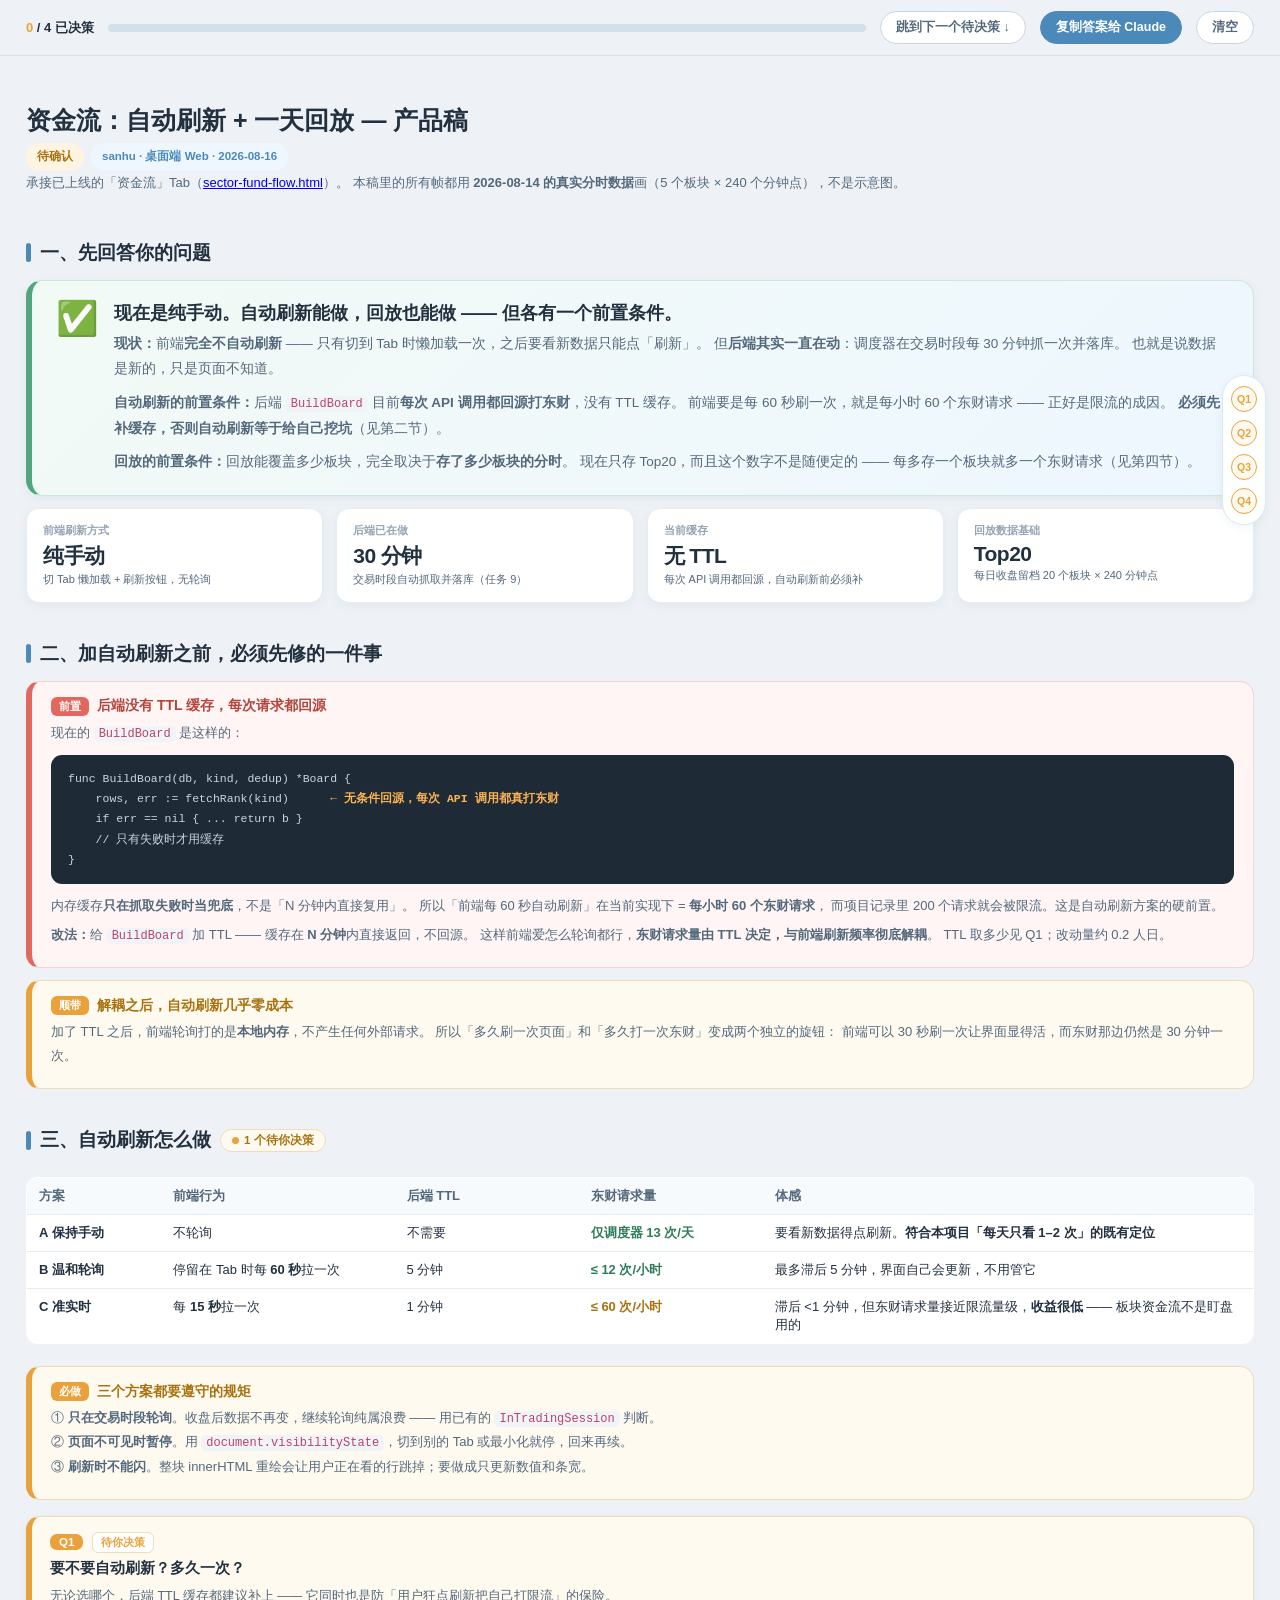
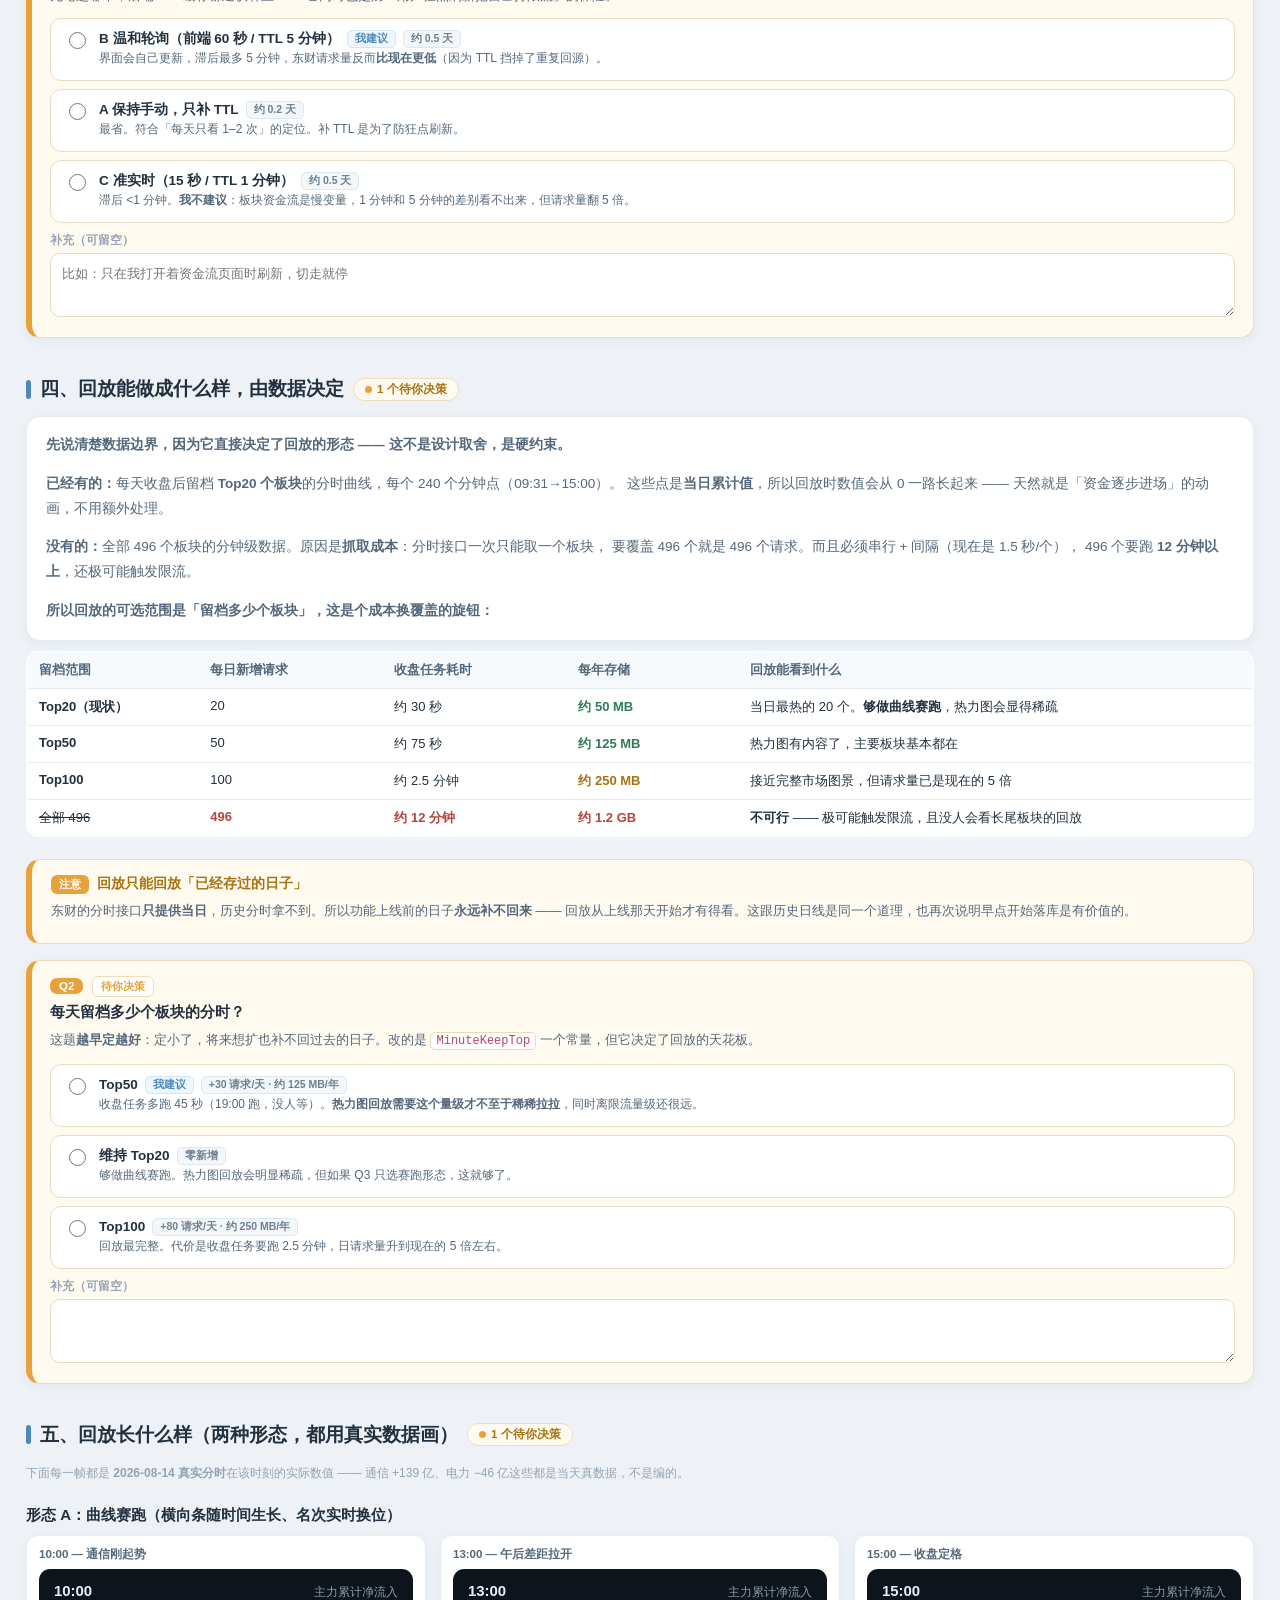
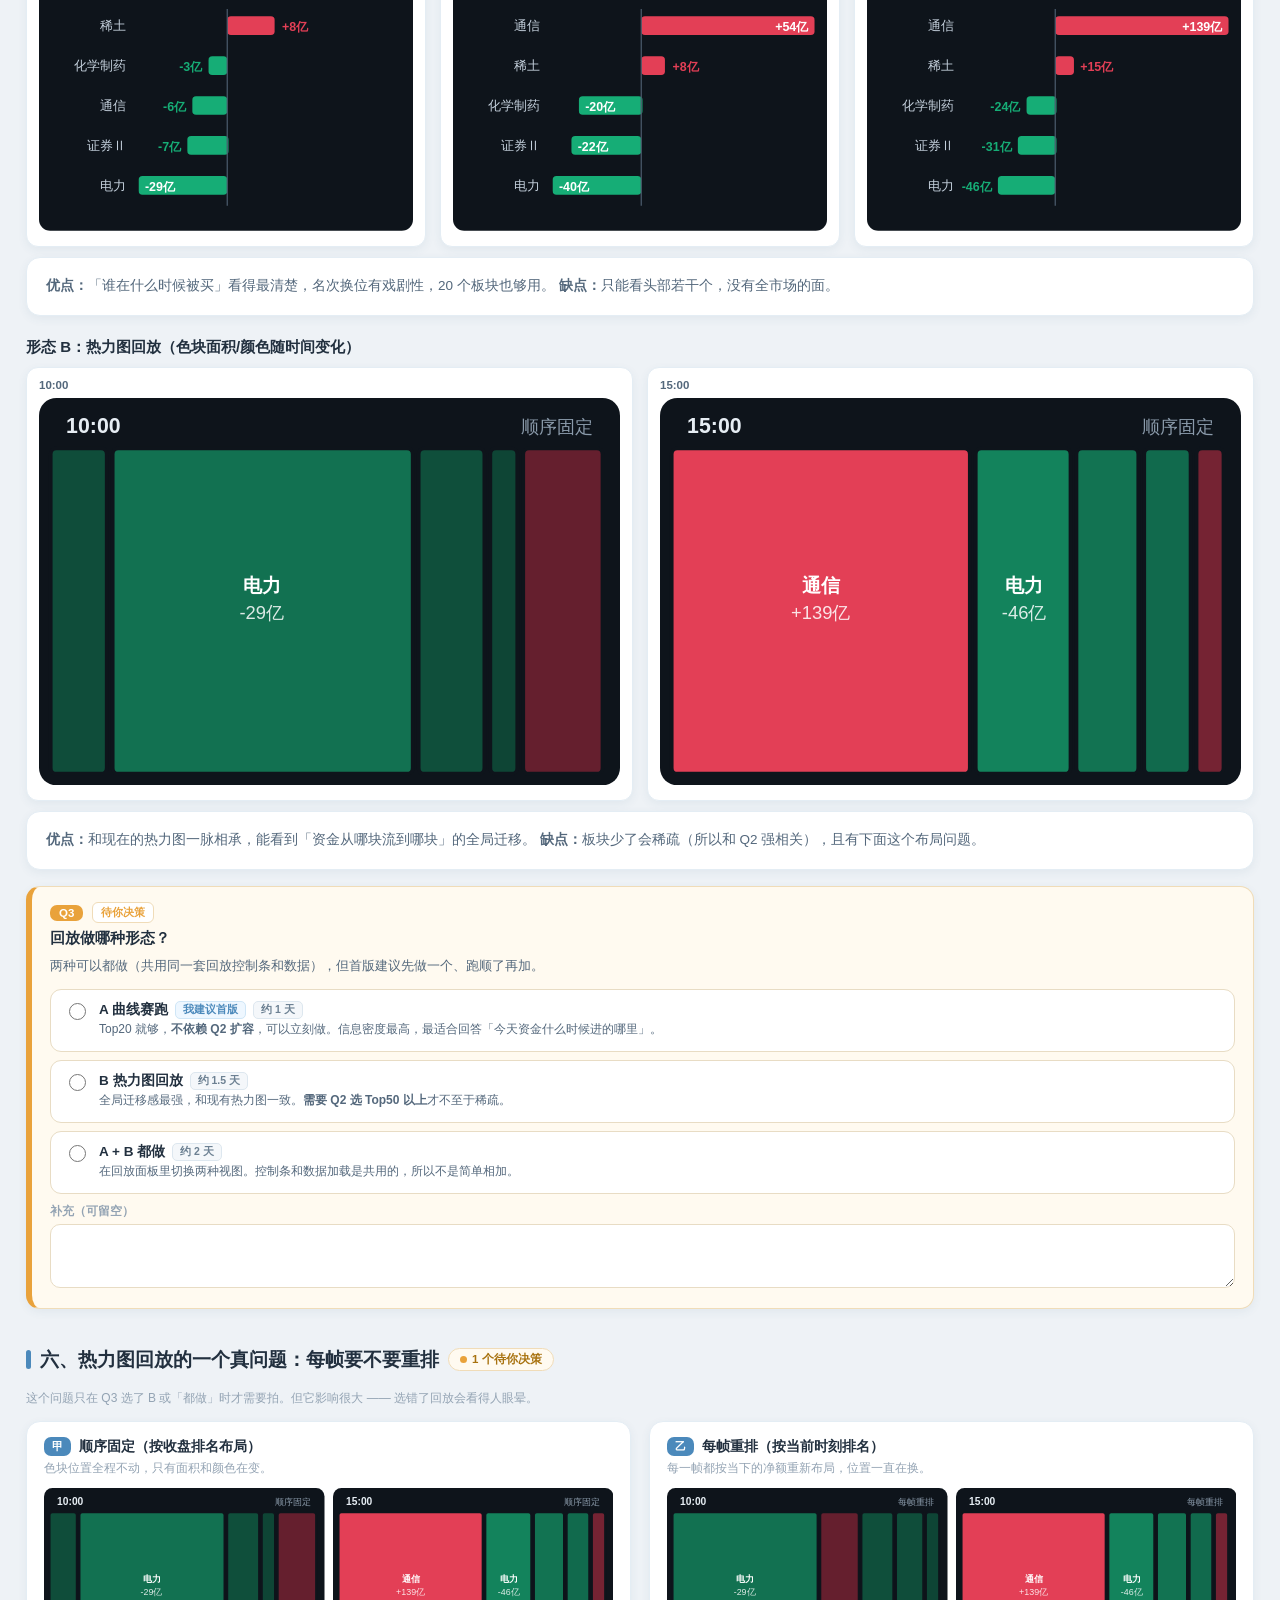
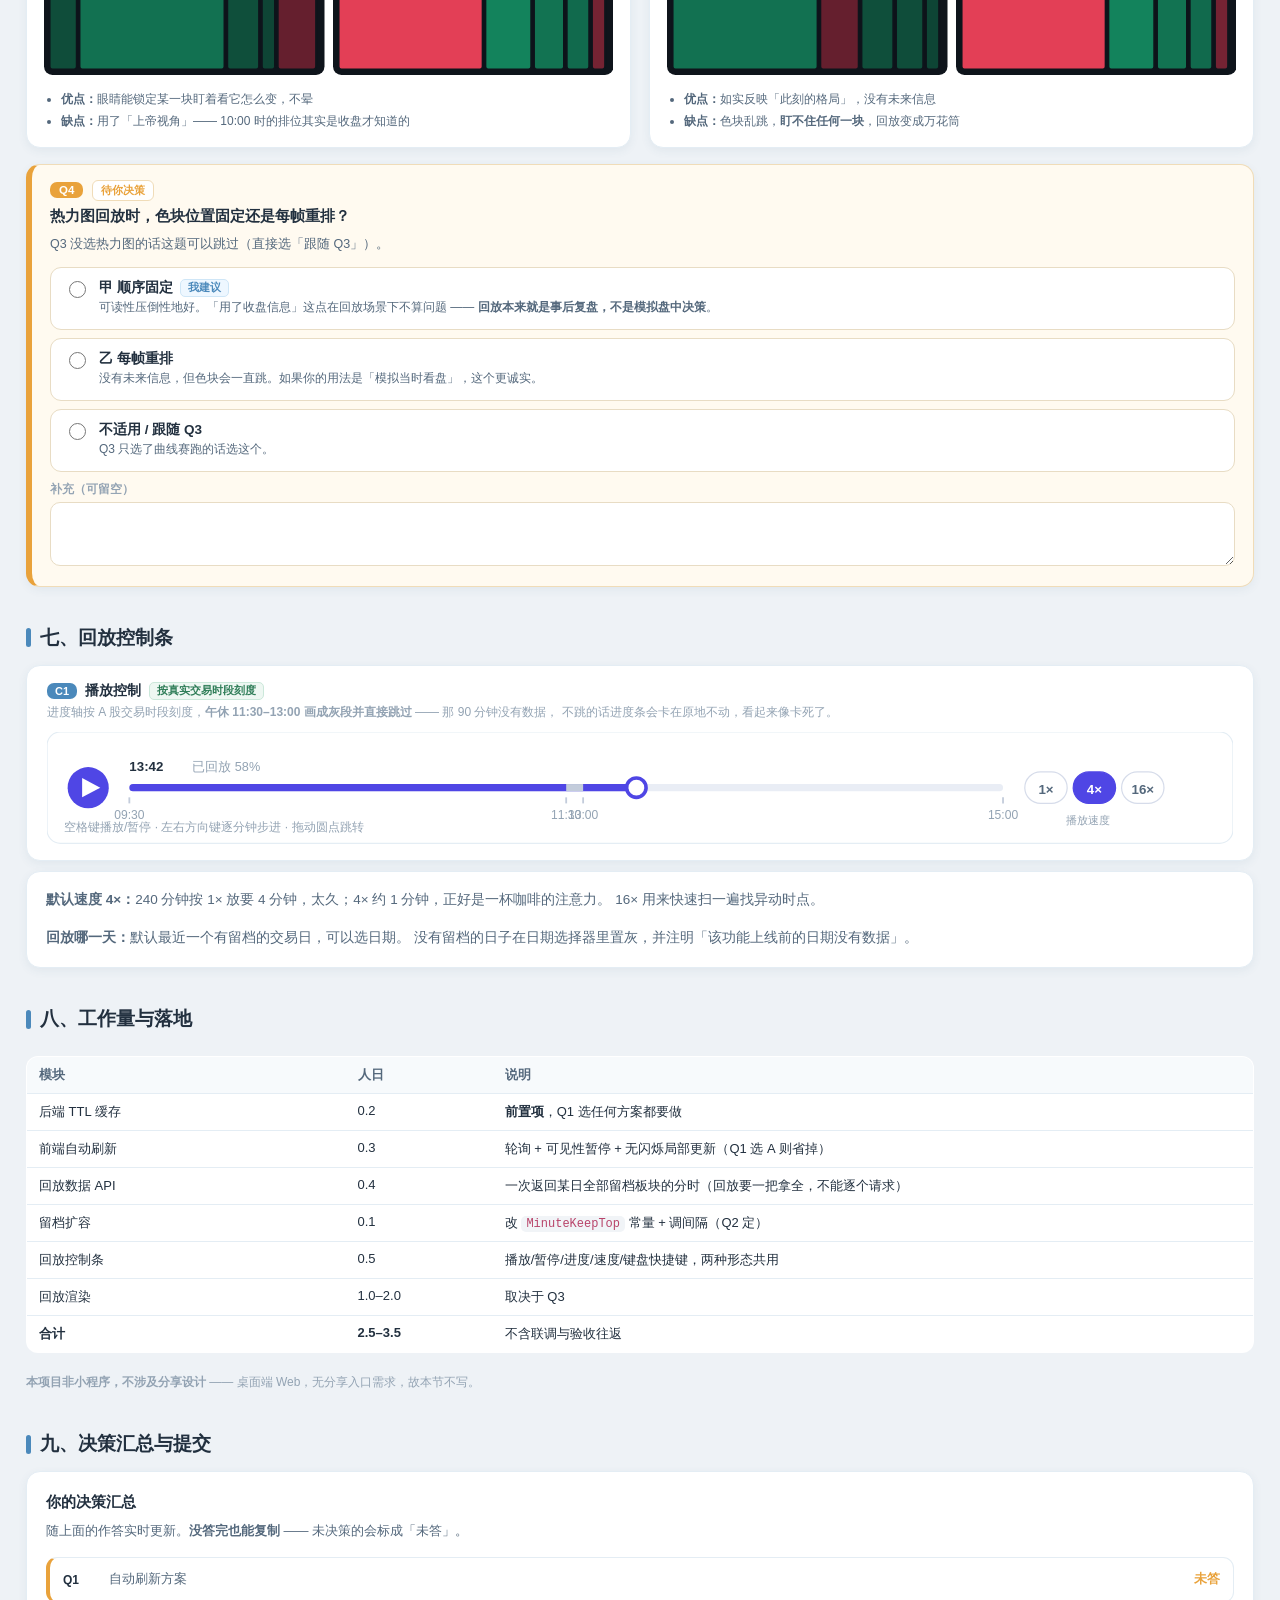
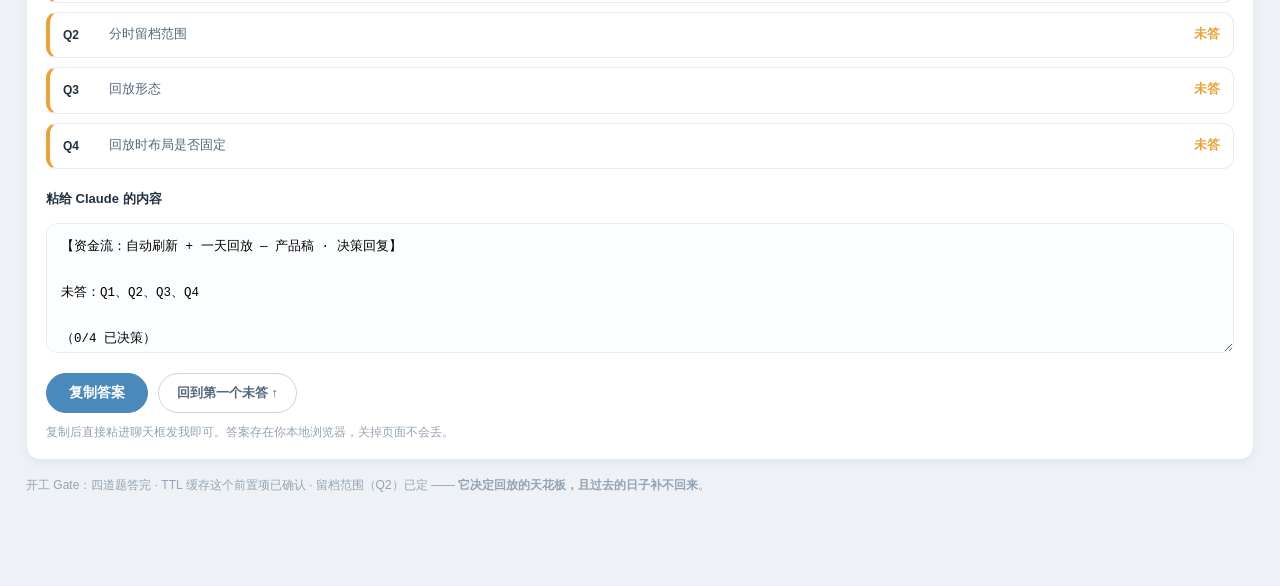
<file: docs/product-specs/fundflow-replay.html>
<!DOCTYPE html>
<html lang="zh-CN">
<head>
<meta charset="utf-8">
<meta name="viewport" content="width=device-width,initial-scale=1">
<title>资金流：自动刷新 + 一天回放 — 产品稿</title>
<style>
:root{
  /* 主色按功能调；决策卡的琥珀/绿是**语义色，不要改** */
  --bg:#eef2f6; --panel:#fff;
  --ink:#22303f; --ink-2:#54687c; --muted:#93a3b3; --line:#e4edf4;
  --primary:#7cb4de; --primary-deep:#4b89bb; --primary-soft:#eef7ff;
  --danger:#e2685f;
  --shadow:0 8px 20px rgba(63,96,127,.10);
  --shadow-sm:0 3px 10px rgba(63,96,127,.07);
  --dq-open:#e9a23b; --dq-open-bg:#fffaf0;
  --dq-done:#52a67c; --dq-done-bg:#f2faf6;
}
*{box-sizing:border-box}
body{margin:0;background:var(--bg);color:var(--ink);
  font-family:"PingFang SC","Hiragino Sans GB","Microsoft YaHei",sans-serif;-webkit-font-smoothing:antialiased}
.doc{max-width:1560px;margin:0 auto;padding:0 26px 90px}
h1{font-size:25px;font-weight:800;margin:0 0 6px}
h2.sec{font-size:19px;font-weight:800;margin:38px 0 14px;display:flex;align-items:center;gap:9px;flex-wrap:wrap;scroll-margin-top:76px}
h2.sec::before{content:"";width:5px;height:19px;border-radius:3px;background:var(--primary-deep)}
.doc-head{padding:30px 0 6px}
.doc-head .sub{font-size:13px;color:var(--ink-2);line-height:1.9}
.pill{display:inline-block;font-size:11.5px;font-weight:800;border-radius:20px;padding:3px 11px;margin-right:7px}
.pill.draft{background:#fff4e2;color:#a8720f}
.pill.base{background:var(--primary-soft);color:var(--primary-deep)}
.card{background:var(--panel);border:1px solid var(--line);border-radius:14px;padding:16px 19px;box-shadow:var(--shadow-sm);font-size:13.5px;line-height:1.85;color:var(--ink-2)}
table{width:100%;border-collapse:collapse;font-size:13px;background:#fff;border:1px solid var(--line);border-radius:12px;overflow:hidden;margin:10px 0}
th{background:#f7fafc;text-align:left;padding:9px 12px;font-weight:700;color:var(--ink-2);border-bottom:1px solid var(--line)}
td{padding:9px 12px;border-bottom:1px solid var(--line);vertical-align:top}
tr:last-child td{border-bottom:none}
code{background:#f1f4f7;border-radius:5px;padding:1px 5px;font-size:12px;font-family:"SF Mono",Menlo,monospace;color:#b8446a}
.scrollx{overflow-x:auto}

/* ---- 手机框（基准 390px）---- */
.row{display:flex;gap:26px;flex-wrap:wrap;align-items:flex-start}
.pcol{flex:0 0 340px;max-width:100%}
.cap{font-size:13px;font-weight:800;margin-bottom:8px;display:flex;align-items:center;gap:7px;flex-wrap:wrap}
.cap .no{background:var(--primary-deep);color:#fff;border-radius:7px;padding:2px 8px;font-size:11px;font-weight:800}
.capsub{font-size:11.5px;color:var(--muted);margin:-3px 0 9px;line-height:1.6}
.phone{width:340px;height:700px;border-radius:32px;overflow:hidden;position:relative;background:#fff;box-shadow:var(--shadow);border:1px solid var(--line)}
.phone .nav{height:46px;display:flex;align-items:center;justify-content:center;font-size:14.5px;font-weight:800;border-bottom:1px solid var(--line)}
.phone .scr{padding:12px;height:calc(100% - 46px);overflow:hidden}

/* ============ 内联决策卡（勿删；细则见 SPEC_GUIDE § 五·B）============ */
.dqbar{position:sticky;top:0;z-index:200;margin:0 -26px 18px;padding:11px 26px;
  background:rgba(238,242,246,.94);backdrop-filter:blur(10px);border-bottom:1px solid #d7e3ec;
  display:flex;align-items:center;gap:14px;flex-wrap:wrap}
.dqbar .p-txt{font-size:13px;font-weight:800;white-space:nowrap}
.dqbar .p-txt em{font-style:normal;color:var(--dq-open)}
.dqbar .p-txt.all-done em{color:var(--dq-done)}
.dqbar .p-track{flex:1;min-width:120px;height:8px;border-radius:5px;background:#d3e0ea;overflow:hidden}
.dqbar .p-fill{height:100%;width:0;border-radius:5px;background:linear-gradient(90deg,#8ecfae,var(--dq-done));transition:width .25s}
.dqbar button{font-size:12.5px;font-weight:700;padding:7px 15px;border-radius:19px;cursor:pointer;
  border:1px solid #c6d6e2;background:#fff;color:var(--ink-2);white-space:nowrap}
.dqbar button:hover{border-color:var(--primary);color:var(--primary-deep)}
.dqbar button.primary{background:var(--primary-deep);border-color:var(--primary-deep);color:#fff}
.dqbar button.ghost-danger:hover{border-color:var(--danger);color:var(--danger)}

.dqrail{position:fixed;right:14px;top:50%;transform:translateY(-50%);z-index:190;
  display:flex;flex-direction:column;gap:8px;background:rgba(255,255,255,.9);backdrop-filter:blur(8px);
  border:1px solid #dce7ef;border-radius:22px;padding:10px 8px;box-shadow:var(--shadow-sm)}
.dqrail .rdot{width:26px;height:26px;border-radius:50%;cursor:pointer;display:flex;align-items:center;justify-content:center;
  font-size:10.5px;font-weight:800;background:var(--dq-open-bg);color:var(--dq-open);border:1.5px solid var(--dq-open);transition:.15s}
.dqrail .rdot:hover{transform:scale(1.12)}
.dqrail .rdot.done{background:var(--dq-done-bg);color:var(--dq-done);border-color:var(--dq-done)}
@media(max-width:1180px){.dqrail{display:none}}

.dq{margin:16px 0 6px;border-radius:14px;border:1px solid #f0dcb8;border-left:6px solid var(--dq-open);
  background:var(--dq-open-bg);padding:15px 18px 16px;scroll-margin-top:78px;box-shadow:var(--shadow-sm)}
.dq.answered{border-color:#cbe8da;border-left-color:var(--dq-done);background:var(--dq-done-bg)}
.dq-hd{display:flex;align-items:center;gap:9px;flex-wrap:wrap;margin-bottom:4px}
.dq-id{background:var(--dq-open);color:#fff;font-size:11.5px;font-weight:800;border-radius:7px;padding:2px 9px}
.dq.answered .dq-id{background:var(--dq-done)}
.dq-state{font-size:11px;font-weight:800;border-radius:6px;padding:2px 8px;background:#fff;color:var(--dq-open);border:1px solid #f0dcb8}
.dq.answered .dq-state{color:var(--dq-done);border-color:#cbe8da}
.dq:not(.answered) .dq-state{animation:dqPulse 2.2s ease-in-out infinite}
@keyframes dqPulse{0%,100%{opacity:1}50%{opacity:.45}}
.dq-q{font-size:14.5px;font-weight:800;line-height:1.6}
.dq-sub{font-size:12.5px;color:var(--ink-2);line-height:1.8;margin-top:5px}
.dq-sub code{background:#fff;border:1px solid #e6d9c0}
.dq-opts{margin-top:11px;display:flex;flex-direction:column;gap:8px}
.dq-opt{display:flex;align-items:flex-start;gap:10px;cursor:pointer;background:#fff;
  border:1.5px solid #e8dcc4;border-radius:11px;padding:11px 13px;transition:.15s}
.dq-opt:hover{border-color:var(--dq-open);box-shadow:0 2px 8px rgba(233,162,59,.13)}
.dq-opt input{width:17px;height:17px;margin-top:2px;flex:none;accent-color:var(--dq-done);cursor:pointer}
.dq-opt.sel{border-color:var(--dq-done);background:var(--dq-done-bg)}
.dq-opt .o-body{flex:1;min-width:0}
.dq-opt .o-t{font-size:13.5px;font-weight:800;display:flex;align-items:center;gap:7px;flex-wrap:wrap}
.dq-opt .o-d{font-size:12px;color:var(--ink-2);line-height:1.75;margin-top:3px}
.rec-chip{background:var(--primary-soft);color:var(--primary-deep);border:1px solid #cfe6f7;border-radius:5px;font-size:10.5px;font-weight:800;padding:1px 7px;white-space:nowrap}
.cost-chip{background:#f4f7fa;color:#6c8092;border:1px solid #dde7ef;border-radius:5px;font-size:10.5px;font-weight:700;padding:1px 7px;white-space:nowrap}
.dq-note{margin-top:10px}
.dq-note label{display:block;font-size:11.5px;color:var(--muted);font-weight:700;margin-bottom:5px}
.dq-note textarea{width:100%;min-height:52px;resize:vertical;border:1.5px solid #e8dcc4;border-radius:10px;
  padding:9px 11px;font-size:13px;font-family:inherit;line-height:1.7;background:#fff}
.dq-note textarea:focus{outline:none;border-color:var(--dq-open)}

.sec-badge{display:inline-flex;align-items:center;gap:5px;background:var(--dq-open-bg);color:#a8720f;
  border:1px solid #f0dcb8;border-radius:20px;font-size:11.5px;font-weight:800;padding:3px 11px}
.sec-badge.done{background:var(--dq-done-bg);color:#2f7d58;border-color:#cbe8da}
.sec-badge i{width:7px;height:7px;border-radius:50%;background:var(--dq-open);font-style:normal}
.sec-badge.done i{background:var(--dq-done)}

.dqsum-row{display:flex;align-items:flex-start;gap:12px;padding:11px 13px;border-radius:11px;background:#fff;
  border:1px solid var(--line);border-left:4px solid var(--dq-open);margin-bottom:9px;cursor:pointer}
.dqsum-row.done{border-left-color:var(--dq-done)}
.dqsum-row .s-id{font-size:12px;font-weight:800;color:var(--ink);flex:none;width:34px}
.dqsum-row .s-q{flex:1;min-width:0;font-size:12.5px;color:var(--ink-2);line-height:1.7}
.dqsum-row .s-a{flex:none;max-width:46%;font-size:12.5px;font-weight:800;color:var(--dq-done);text-align:right;line-height:1.7}
.dqsum-row:not(.done) .s-a{color:var(--dq-open)}
.dqsum-row .s-a .s-note{display:block;font-weight:600;color:var(--ink-2);font-size:11.5px;margin-top:3px}
.dq-out{width:100%;min-height:130px;resize:vertical;margin-top:12px;border:1.5px solid var(--line);border-radius:12px;
  padding:12px 14px;font-family:"SF Mono",Menlo,monospace;font-size:12.5px;line-height:1.85;background:#fbfdff}
.dq-out:focus{outline:none;border-color:var(--primary)}
.copy-hint{font-size:12px;color:var(--muted);margin-top:9px;line-height:1.8}
.toast{position:fixed;left:50%;bottom:38px;transform:translateX(-50%) translateY(14px);background:rgba(34,48,63,.94);
  color:#fff;font-size:13px;font-weight:700;padding:11px 22px;border-radius:24px;z-index:400;opacity:0;pointer-events:none;transition:.22s}
.toast.show{opacity:1;transform:translateX(-50%) translateY(0)}
</style>
<style>
.chart{background:#fff;border:1px solid var(--line);border-radius:14px;padding:16px 20px 12px;box-shadow:var(--shadow-sm);margin:10px 0}
.chart .ct{font-size:13.5px;font-weight:800;color:var(--ink);display:flex;align-items:center;gap:8px;flex-wrap:wrap;margin-bottom:2px}
.chart .ct .no{background:var(--primary-deep);color:#fff;border-radius:7px;padding:2px 8px;font-size:11px}
.chart .cs{font-size:12px;color:var(--muted);line-height:1.7;margin:2px 0 10px}
.real{background:#eef7f2;color:#2f7d58;border:1px solid #cbe8da;border-radius:5px;font-size:10.5px;font-weight:800;padding:1px 7px}
.verdict{display:flex;gap:16px;align-items:flex-start;background:linear-gradient(135deg,#f2faf6,#eef7ff);
  border:1px solid #cbe8da;border-left:6px solid var(--dq-done);border-radius:16px;padding:20px 24px;margin:14px 0 6px;box-shadow:var(--shadow-sm)}
.verdict .vi{font-size:34px;line-height:1;flex:none}
.verdict h3{margin:0 0 6px;font-size:18px;font-weight:800;color:var(--ink)}
.verdict p{margin:0 0 8px;font-size:13.5px;line-height:1.9;color:var(--ink-2)}
.verdict p:last-child{margin-bottom:0}
.red{background:#fef5f4;border:1px solid #f3d4d1;border-left:6px solid var(--danger);border-radius:14px;padding:15px 19px;margin:12px 0}
.red .rt{font-size:14px;font-weight:800;color:#b4453c;display:flex;align-items:center;gap:8px;margin-bottom:5px}
.red .rt .tag{background:var(--danger);color:#fff;border-radius:6px;font-size:11px;padding:2px 8px}
.red p{margin:5px 0;font-size:13px;line-height:1.85;color:var(--ink-2)}
.amber{background:#fffaf0;border:1px solid #f0dcb8;border-left:6px solid var(--dq-open);border-radius:14px;padding:15px 19px;margin:12px 0}
.amber .rt{font-size:14px;font-weight:800;color:#a8720f;display:flex;align-items:center;gap:8px;margin-bottom:5px}
.amber .rt .tag{background:var(--dq-open);color:#fff;border-radius:6px;font-size:11px;padding:2px 8px}
.amber p{margin:5px 0;font-size:13px;line-height:1.85;color:var(--ink-2)}
.ok{color:#2f7d58;font-weight:800} .no{color:#b4453c;font-weight:800} .warn{color:#a8720f;font-weight:800}
pre.log{background:#1e2a36;color:#c8d6e2;border-radius:11px;padding:14px 17px;font-family:"SF Mono",Menlo,monospace;
  font-size:11.5px;line-height:1.75;overflow-x:auto;margin:10px 0}
pre.log b{color:#ffb454;font-weight:700} pre.log i{color:#7fd1a8;font-style:normal}
.kpis{display:flex;gap:13px;flex-wrap:wrap;margin:12px 0}
.kpi{flex:1;min-width:158px;background:#fff;border:1px solid var(--line);border-radius:13px;padding:13px 16px;box-shadow:var(--shadow-sm)}
.kpi .k{font-size:11px;color:var(--muted);font-weight:700;line-height:1.5}
.kpi .v{font-size:21px;font-weight:800;color:var(--ink);margin:4px 0 1px;letter-spacing:-.5px}
.kpi .n{font-size:11px;color:var(--ink-2);line-height:1.6}
.frames{display:grid;grid-template-columns:repeat(auto-fit,minmax(250px,1fr));gap:14px;margin:10px 0}
.fr{background:#fff;border:1px solid var(--line);border-radius:12px;padding:11px 12px;box-shadow:var(--shadow-sm)}
.fr .fh{font-size:11.5px;font-weight:800;color:var(--ink-2);margin-bottom:7px}
.grid2{display:grid;grid-template-columns:repeat(auto-fit,minmax(400px,1fr));gap:18px;margin:12px 0}
.vcard{background:#fff;border:1px solid var(--line);border-radius:14px;padding:15px 17px;box-shadow:var(--shadow-sm)}
.vcard .vh{font-size:13.5px;font-weight:800;color:var(--ink);display:flex;align-items:center;gap:8px;margin-bottom:3px}
.vcard .vh .no{background:var(--primary-deep);color:#fff;border-radius:7px;padding:2px 8px;font-size:11px}
.vcard .vs{font-size:11.5px;color:var(--muted);line-height:1.7;margin-bottom:9px}
.vcard ul{margin:9px 0 0;padding-left:17px;font-size:12px;color:var(--ink-2);line-height:1.85}
.note{font-size:12px;color:var(--muted);line-height:1.85;margin:8px 0}
h3.sub{font-size:15px;font-weight:800;margin:22px 0 8px;color:var(--ink)}
td .ok,td .no,td .warn{white-space:nowrap}
</style>
</head>

<body>
<div class="doc">

  <div class="dqbar">
    <span class="p-txt" id="pTxt">0 / 0 已决策</span>
    <div class="p-track"><div class="p-fill" id="pFill"></div></div>
    <button id="btnNext">跳到下一个待决策 ↓</button>
    <button class="primary" id="btnCopyTop">复制答案给 Claude</button>
    <button class="ghost-danger" id="btnReset">清空</button>
  </div>
  <div class="dqrail" id="dqRail"></div>

  <div class="doc-head">
    <h1>资金流：自动刷新 + 一天回放 — 产品稿</h1>
    <div class="sub">
      <span class="pill draft">待确认</span><span class="pill base">sanhu · 桌面端 Web · 2026-08-16</span><br>
      承接已上线的「资金流」Tab（<a href="sector-fund-flow.html">sector-fund-flow.html</a>）。
      本稿里的所有帧都用 <b>2026-08-14 的真实分时数据</b>画（5 个板块 × 240 个分钟点），不是示意图。
    </div>
  </div>

  <!-- ═══ 一、先回答问题 ═══ -->
  <section>
    <h2 class="sec">一、先回答你的问题</h2>

    <div class="verdict">
      <div class="vi">✅</div>
      <div>
        <h3>现在是纯手动。自动刷新能做，回放也能做 —— 但各有一个前置条件。</h3>
        <p><b>现状：</b>前端<b>完全不自动刷新</b> —— 只有切到 Tab 时懒加载一次，之后要看新数据只能点「刷新」。
        但<b>后端其实一直在动</b>：调度器在交易时段每 30 分钟抓一次并落库。
        也就是说数据是新的，只是页面不知道。</p>
        <p><b>自动刷新的前置条件：</b>后端 <code>BuildBoard</code> 目前<b>每次 API 调用都回源打东财</b>，没有 TTL 缓存。
        前端要是每 60 秒刷一次，就是每小时 60 个东财请求 —— 正好是限流的成因。
        <b>必须先补缓存，否则自动刷新等于给自己挖坑</b>（见第二节）。</p>
        <p><b>回放的前置条件：</b>回放能覆盖多少板块，完全取决于<b>存了多少板块的分时</b>。
        现在只存 Top20，而且这个数字不是随便定的 —— 每多存一个板块就多一个东财请求（见第四节）。</p>
      </div>
    </div>

    <div class="kpis">
      <div class="kpi"><div class="k">前端刷新方式</div><div class="v">纯手动</div><div class="n">切 Tab 懒加载 + 刷新按钮，无轮询</div></div>
      <div class="kpi"><div class="k">后端已在做</div><div class="v">30 分钟</div><div class="n">交易时段自动抓取并落库（任务 9）</div></div>
      <div class="kpi"><div class="k">当前缓存</div><div class="v">无 TTL</div><div class="n">每次 API 调用都回源，自动刷新前必须补</div></div>
      <div class="kpi"><div class="k">回放数据基础</div><div class="v">Top20</div><div class="n">每日收盘留档 20 个板块 × 240 分钟点</div></div>
    </div>
  </section>

  <!-- ═══ 二、必须先修 ═══ -->
  <section>
    <h2 class="sec">二、加自动刷新之前，必须先修的一件事</h2>

    <div class="red">
      <div class="rt"><span class="tag">前置</span>后端没有 TTL 缓存，每次请求都回源</div>
      <p>现在的 <code>BuildBoard</code> 是这样的：</p>
      <pre class="log">func BuildBoard(db, kind, dedup) *Board {
    rows, err := fetchRank(kind)      <b>← 无条件回源，每次 API 调用都真打东财</b>
    if err == nil { ... return b }
    // 只有失败时才用缓存
}</pre>
      <p>内存缓存<b>只在抓取失败时当兜底</b>，不是「N 分钟内直接复用」。
      所以「前端每 60 秒自动刷新」在当前实现下 = <b>每小时 60 个东财请求</b>，
      而项目记录里 200 个请求就会被限流。这是自动刷新方案的硬前置。</p>
      <p><b>改法：</b>给 <code>BuildBoard</code> 加 TTL —— 缓存在 <b>N 分钟</b>内直接返回，不回源。
      这样前端爱怎么轮询都行，<b>东财请求量由 TTL 决定，与前端刷新频率彻底解耦</b>。
      TTL 取多少见 Q1；改动量约 0.2 人日。</p>
    </div>

    <div class="amber">
      <div class="rt"><span class="tag">顺带</span>解耦之后，自动刷新几乎零成本</div>
      <p>加了 TTL 之后，前端轮询打的是<b>本地内存</b>，不产生任何外部请求。
      所以「多久刷一次页面」和「多久打一次东财」变成两个独立的旋钮：
      前端可以 30 秒刷一次让界面显得活，而东财那边仍然是 30 分钟一次。</p>
    </div>
  </section>

  <!-- ═══ 三、自动刷新方案 + Q1 ═══ -->
  <section>
    <h2 class="sec">三、自动刷新怎么做</h2>
    <div class="scrollx"><table>
      <tr><th style="width:11%">方案</th><th style="width:19%">前端行为</th><th style="width:15%">后端 TTL</th><th style="width:15%">东财请求量</th><th>体感</th></tr>
      <tr><td><b>A 保持手动</b></td><td>不轮询</td><td>不需要</td><td class="ok">仅调度器 13 次/天</td>
          <td>要看新数据得点刷新。<b>符合本项目「每天只看 1–2 次」的既有定位</b></td></tr>
      <tr><td><b>B 温和轮询</b></td><td>停留在 Tab 时每 <b>60 秒</b>拉一次</td><td>5 分钟</td><td class="ok">≤ 12 次/小时</td>
          <td>最多滞后 5 分钟，界面自己会更新，不用管它</td></tr>
      <tr><td><b>C 准实时</b></td><td>每 <b>15 秒</b>拉一次</td><td>1 分钟</td><td class="warn">≤ 60 次/小时</td>
          <td>滞后 &lt;1 分钟，但东财请求量接近限流量级，<b>收益很低</b> —— 板块资金流不是盯盘用的</td></tr>
    </table></div>

    <div class="amber">
      <div class="rt"><span class="tag">必做</span>三个方案都要遵守的规矩</div>
      <p>① <b>只在交易时段轮询</b>。收盘后数据不再变，继续轮询纯属浪费 —— 用已有的 <code>InTradingSession</code> 判断。<br>
      ② <b>页面不可见时暂停</b>。用 <code>document.visibilityState</code>，切到别的 Tab 或最小化就停，回来再续。<br>
      ③ <b>刷新时不能闪</b>。整块 innerHTML 重绘会让用户正在看的行跳掉；要做成只更新数值和条宽。</p>
    </div>

    <div class="dq" id="Q1" data-q="Q1" data-title="自动刷新方案">
      <div class="dq-hd"><span class="dq-id">Q1</span><span class="dq-state">待你决策</span></div>
      <div class="dq-q">要不要自动刷新？多久一次？</div>
      <div class="dq-sub">无论选哪个，后端 TTL 缓存都建议补上 —— 它同时也是防「用户狂点刷新把自己打限流」的保险。</div>
      <div class="dq-opts">
        <label class="dq-opt"><input type="radio" name="Q1" value="B 温和轮询：前端 60 秒 + 后端 TTL 5 分钟">
          <span class="o-body"><span class="o-t">B 温和轮询（前端 60 秒 / TTL 5 分钟）<span class="rec-chip">我建议</span><span class="cost-chip">约 0.5 天</span></span>
          <span class="o-d">界面会自己更新，滞后最多 5 分钟，东财请求量反而<b>比现在更低</b>（因为 TTL 挡掉了重复回源）。</span></span></label>
        <label class="dq-opt"><input type="radio" name="Q1" value="A 保持手动，但仍补 TTL 缓存">
          <span class="o-body"><span class="o-t">A 保持手动，只补 TTL<span class="cost-chip">约 0.2 天</span></span>
          <span class="o-d">最省。符合「每天只看 1–2 次」的定位。补 TTL 是为了防狂点刷新。</span></span></label>
        <label class="dq-opt"><input type="radio" name="Q1" value="C 准实时：前端 15 秒 + 后端 TTL 1 分钟">
          <span class="o-body"><span class="o-t">C 准实时（15 秒 / TTL 1 分钟）<span class="cost-chip">约 0.5 天</span></span>
          <span class="o-d">滞后 &lt;1 分钟。<b>我不建议</b>：板块资金流是慢变量，1 分钟和 5 分钟的差别看不出来，但请求量翻 5 倍。</span></span></label>
      </div>
      <div class="dq-note"><label>补充（可留空）</label><textarea placeholder="比如：只在我打开着资金流页面时刷新，切走就停"></textarea></div>
    </div>
  </section>

  <!-- ═══ 四、回放的数据边界 ═══ -->
  <section>
    <h2 class="sec">四、回放能做成什么样，由数据决定</h2>

    <div class="card">
      <p style="margin-top:0"><b>先说清楚数据边界，因为它直接决定了回放的形态 —— 这不是设计取舍，是硬约束。</b></p>
      <p><b>已经有的：</b>每天收盘后留档 <b>Top20 个板块</b>的分时曲线，每个 240 个分钟点（09:31→15:00）。
      这些点是<b>当日累计值</b>，所以回放时数值会从 0 一路长起来 —— 天然就是「资金逐步进场」的动画，不用额外处理。</p>
      <p><b>没有的：</b>全部 496 个板块的分钟级数据。原因是<b>抓取成本</b>：分时接口一次只能取一个板块，
      要覆盖 496 个就是 496 个请求。而且必须串行 + 间隔（现在是 1.5 秒/个），
      496 个要跑 <b>12 分钟以上</b>，还极可能触发限流。</p>
      <p style="margin-bottom:0"><b>所以回放的可选范围是「留档多少个板块」，这是个成本换覆盖的旋钮：</b></p>
    </div>

    <div class="scrollx"><table>
      <tr><th style="width:14%">留档范围</th><th style="width:15%">每日新增请求</th><th style="width:15%">收盘任务耗时</th><th style="width:14%">每年存储</th><th>回放能看到什么</th></tr>
      <tr><td><b>Top20（现状）</b></td><td>20</td><td>约 30 秒</td><td class="ok">约 50 MB</td><td>当日最热的 20 个。<b>够做曲线赛跑</b>，热力图会显得稀疏</td></tr>
      <tr><td><b>Top50</b></td><td>50</td><td>约 75 秒</td><td class="ok">约 125 MB</td><td>热力图有内容了，主要板块基本都在</td></tr>
      <tr><td><b>Top100</b></td><td>100</td><td>约 2.5 分钟</td><td class="warn">约 250 MB</td><td>接近完整市场图景，但请求量已是现在的 5 倍</td></tr>
      <tr><td><del>全部 496</del></td><td class="no">496</td><td class="no">约 12 分钟</td><td class="no">约 1.2 GB</td><td><b>不可行</b> —— 极可能触发限流，且没人会看长尾板块的回放</td></tr>
    </table></div>

    <div class="amber">
      <div class="rt"><span class="tag">注意</span>回放只能回放「已经存过的日子」</div>
      <p>东财的分时接口<b>只提供当日</b>，历史分时拿不到。所以功能上线前的日子<b>永远补不回来</b> ——
      回放从上线那天开始才有得看。这跟历史日线是同一个道理，也再次说明早点开始落库是有价值的。</p>
    </div>

    <div class="dq" id="Q2" data-q="Q2" data-title="分时留档范围">
      <div class="dq-hd"><span class="dq-id">Q2</span><span class="dq-state">待你决策</span></div>
      <div class="dq-q">每天留档多少个板块的分时？</div>
      <div class="dq-sub">这题<b>越早定越好</b>：定小了，将来想扩也补不回过去的日子。改的是 <code>MinuteKeepTop</code> 一个常量，但它决定了回放的天花板。</div>
      <div class="dq-opts">
        <label class="dq-opt"><input type="radio" name="Q2" value="Top50：热力图回放有内容，成本仍可控">
          <span class="o-body"><span class="o-t">Top50<span class="rec-chip">我建议</span><span class="cost-chip">+30 请求/天 · 约 125 MB/年</span></span>
          <span class="o-d">收盘任务多跑 45 秒（19:00 跑，没人等）。<b>热力图回放需要这个量级才不至于稀稀拉拉</b>，同时离限流量级还很远。</span></span></label>
        <label class="dq-opt"><input type="radio" name="Q2" value="维持 Top20">
          <span class="o-body"><span class="o-t">维持 Top20<span class="cost-chip">零新增</span></span>
          <span class="o-d">够做曲线赛跑。热力图回放会明显稀疏，但如果 Q3 只选赛跑形态，这就够了。</span></span></label>
        <label class="dq-opt"><input type="radio" name="Q2" value="Top100：接近完整市场图景">
          <span class="o-body"><span class="o-t">Top100<span class="cost-chip">+80 请求/天 · 约 250 MB/年</span></span>
          <span class="o-d">回放最完整。代价是收盘任务要跑 2.5 分钟，日请求量升到现在的 5 倍左右。</span></span></label>
      </div>
      <div class="dq-note"><label>补充（可留空）</label><textarea placeholder=""></textarea></div>
    </div>
  </section>

  <!-- ═══ 五、回放形态 ═══ -->
  <section>
    <h2 class="sec">五、回放长什么样（两种形态，都用真实数据画）</h2>
    <p class="note">下面每一帧都是 <b>2026-08-14 真实分时</b>在该时刻的实际数值 —— 通信 +139 亿、电力 −46 亿这些都是当天真数据，不是编的。</p>

    <h3 class="sub">形态 A：曲线赛跑（横向条随时间生长、名次实时换位）</h3>
    <div class="frames">
      <div class="fr"><div class="fh">10:00 — 通信刚起势</div><svg viewBox="0 0 300 210" width="100%" xmlns="http://www.w3.org/2000/svg" font-family="PingFang SC,sans-serif"><rect width="300" height="210" rx="9" fill="#0e141b"/><text x="12" y="22" font-size="12" font-weight="800" fill="#e6edf3">10:00</text><text x="288" y="22" font-size="9.5" fill="#8b9bab" text-anchor="end">主力累计净流入</text><text x="70" y="49" font-size="10.5" fill="#c4d0dc" text-anchor="end">稀土</text><rect x="151" y="38" width="38" height="15" rx="3" fill="#e33f56"/><text x="195" y="50" font-size="10" font-weight="800" fill="#e33f56" text-anchor="start">+8亿</text><text x="70" y="81" font-size="10.5" fill="#c4d0dc" text-anchor="end">化学制药</text><rect x="136" y="70" width="15" height="15" rx="3" fill="#16ad76"/><text x="131" y="82" font-size="10" font-weight="800" fill="#16ad76" text-anchor="end">-3亿</text><text x="70" y="113" font-size="10.5" fill="#c4d0dc" text-anchor="end">通信</text><rect x="123" y="102" width="28" height="15" rx="3" fill="#16ad76"/><text x="118" y="114" font-size="10" font-weight="800" fill="#16ad76" text-anchor="end">-6亿</text><text x="70" y="145" font-size="10.5" fill="#c4d0dc" text-anchor="end">证券Ⅱ</text><rect x="119" y="134" width="33" height="15" rx="3" fill="#16ad76"/><text x="114" y="146" font-size="10" font-weight="800" fill="#16ad76" text-anchor="end">-7亿</text><text x="70" y="177" font-size="10.5" fill="#c4d0dc" text-anchor="end">电力</text><rect x="80" y="166" width="71" height="15" rx="3" fill="#16ad76"/><text x="85" y="178" font-size="10" font-weight="800" fill="#fff" text-anchor="start">-29亿</text><line x1="151" y1="32" x2="151" y2="190" stroke="#4a5b6c" stroke-width="1"/></svg></div>
      <div class="fr"><div class="fh">13:00 — 午后差距拉开</div><svg viewBox="0 0 300 210" width="100%" xmlns="http://www.w3.org/2000/svg" font-family="PingFang SC,sans-serif"><rect width="300" height="210" rx="9" fill="#0e141b"/><text x="12" y="22" font-size="12" font-weight="800" fill="#e6edf3">13:00</text><text x="288" y="22" font-size="9.5" fill="#8b9bab" text-anchor="end">主力累计净流入</text><text x="70" y="49" font-size="10.5" fill="#c4d0dc" text-anchor="end">通信</text><rect x="151" y="38" width="139" height="15" rx="3" fill="#e33f56"/><text x="285" y="50" font-size="10" font-weight="800" fill="#fff" text-anchor="end">+54亿</text><text x="70" y="81" font-size="10.5" fill="#c4d0dc" text-anchor="end">稀土</text><rect x="151" y="70" width="19" height="15" rx="3" fill="#e33f56"/><text x="176" y="82" font-size="10" font-weight="800" fill="#e33f56" text-anchor="start">+8亿</text><text x="70" y="113" font-size="10.5" fill="#c4d0dc" text-anchor="end">化学制药</text><rect x="101" y="102" width="51" height="15" rx="3" fill="#16ad76"/><text x="106" y="114" font-size="10" font-weight="800" fill="#fff" text-anchor="start">-20亿</text><text x="70" y="145" font-size="10.5" fill="#c4d0dc" text-anchor="end">证券Ⅱ</text><rect x="95" y="134" width="56" height="15" rx="3" fill="#16ad76"/><text x="100" y="146" font-size="10" font-weight="800" fill="#fff" text-anchor="start">-22亿</text><text x="70" y="177" font-size="10.5" fill="#c4d0dc" text-anchor="end">电力</text><rect x="80" y="166" width="71" height="15" rx="3" fill="#16ad76"/><text x="85" y="178" font-size="10" font-weight="800" fill="#fff" text-anchor="start">-40亿</text><line x1="151" y1="32" x2="151" y2="190" stroke="#4a5b6c" stroke-width="1"/></svg></div>
      <div class="fr"><div class="fh">15:00 — 收盘定格</div><svg viewBox="0 0 300 210" width="100%" xmlns="http://www.w3.org/2000/svg" font-family="PingFang SC,sans-serif"><rect width="300" height="210" rx="9" fill="#0e141b"/><text x="12" y="22" font-size="12" font-weight="800" fill="#e6edf3">15:00</text><text x="288" y="22" font-size="9.5" fill="#8b9bab" text-anchor="end">主力累计净流入</text><text x="70" y="49" font-size="10.5" fill="#c4d0dc" text-anchor="end">通信</text><rect x="151" y="38" width="139" height="15" rx="3" fill="#e33f56"/><text x="285" y="50" font-size="10" font-weight="800" fill="#fff" text-anchor="end">+139亿</text><text x="70" y="81" font-size="10.5" fill="#c4d0dc" text-anchor="end">稀土</text><rect x="151" y="70" width="15" height="15" rx="3" fill="#e33f56"/><text x="171" y="82" font-size="10" font-weight="800" fill="#e33f56" text-anchor="start">+15亿</text><text x="70" y="113" font-size="10.5" fill="#c4d0dc" text-anchor="end">化学制药</text><rect x="128" y="102" width="24" height="15" rx="3" fill="#16ad76"/><text x="123" y="114" font-size="10" font-weight="800" fill="#16ad76" text-anchor="end">-24亿</text><text x="70" y="145" font-size="10.5" fill="#c4d0dc" text-anchor="end">证券Ⅱ</text><rect x="121" y="134" width="31" height="15" rx="3" fill="#16ad76"/><text x="116" y="146" font-size="10" font-weight="800" fill="#16ad76" text-anchor="end">-31亿</text><text x="70" y="177" font-size="10.5" fill="#c4d0dc" text-anchor="end">电力</text><rect x="105" y="166" width="46" height="15" rx="3" fill="#16ad76"/><text x="100" y="178" font-size="10" font-weight="800" fill="#16ad76" text-anchor="end">-46亿</text><line x1="151" y1="32" x2="151" y2="190" stroke="#4a5b6c" stroke-width="1"/></svg></div>
    </div>
    <div class="card" style="margin-top:4px">
      <b>优点：</b>「谁在什么时候被买」看得最清楚，名次换位有戏剧性，20 个板块也够用。
      <b>缺点：</b>只能看头部若干个，没有全市场的面。
    </div>

    <h3 class="sub">形态 B：热力图回放（色块面积/颜色随时间变化）</h3>
    <div class="frames">
      <div class="fr"><div class="fh">10:00</div><svg viewBox="0 0 300 200" width="100%" xmlns="http://www.w3.org/2000/svg" font-family="PingFang SC,sans-serif"><rect width="300" height="200" rx="9" fill="#0e141b"/><rect x="6" y="26" width="29" height="168" rx="3" fill="rgb(15,77,58)" stroke="#0e141b" stroke-width="2"/><rect x="38" y="26" width="155" height="168" rx="3" fill="rgb(18,113,81)" stroke="#0e141b" stroke-width="2"/><text x="115" y="100.0" font-size="10" font-weight="700" fill="#fff" text-anchor="middle">电力</text><text x="115" y="114.0" font-size="9.5" fill="#fff" opacity=".85" text-anchor="middle">-29亿</text><rect x="196" y="26" width="34" height="168" rx="3" fill="rgb(15,79,59)" stroke="#0e141b" stroke-width="2"/><rect x="233" y="26" width="14" height="168" rx="3" fill="rgb(14,69,53)" stroke="#0e141b" stroke-width="2"/><rect x="250" y="26" width="41" height="168" rx="3" fill="rgb(101,31,46)" stroke="#0e141b" stroke-width="2"/><text x="14" y="18" font-size="11" font-weight="800" fill="#e6edf3">10:00</text><text x="286" y="18" font-size="9.5" fill="#8b9bab" text-anchor="end">顺序固定</text></svg></div>
      <div class="fr"><div class="fh">15:00</div><svg viewBox="0 0 300 200" width="100%" xmlns="http://www.w3.org/2000/svg" font-family="PingFang SC,sans-serif"><rect width="300" height="200" rx="9" fill="#0e141b"/><rect x="6" y="26" width="154" height="168" rx="3" fill="rgb(227,63,86)" stroke="#0e141b" stroke-width="2"/><text x="83" y="100.0" font-size="10" font-weight="700" fill="#fff" text-anchor="middle">通信</text><text x="83" y="114.0" font-size="9.5" fill="#fff" opacity=".85" text-anchor="middle">+139亿</text><rect x="163" y="26" width="49" height="168" rx="3" fill="rgb(19,131,92)" stroke="#0e141b" stroke-width="2"/><text x="188" y="100.0" font-size="10" font-weight="700" fill="#fff" text-anchor="middle">电力</text><text x="188" y="114.0" font-size="9.5" fill="#fff" opacity=".85" text-anchor="middle">-46亿</text><rect x="215" y="26" width="32" height="168" rx="3" fill="rgb(18,115,82)" stroke="#0e141b" stroke-width="2"/><rect x="250" y="26" width="24" height="168" rx="3" fill="rgb(17,106,77)" stroke="#0e141b" stroke-width="2"/><rect x="277" y="26" width="14" height="168" rx="3" fill="rgb(117,35,51)" stroke="#0e141b" stroke-width="2"/><text x="14" y="18" font-size="11" font-weight="800" fill="#e6edf3">15:00</text><text x="286" y="18" font-size="9.5" fill="#8b9bab" text-anchor="end">顺序固定</text></svg></div>
    </div>
    <div class="card" style="margin-top:4px">
      <b>优点：</b>和现在的热力图一脉相承，能看到「资金从哪块流到哪块」的全局迁移。
      <b>缺点：</b>板块少了会稀疏（所以和 Q2 强相关），且有下面这个布局问题。
    </div>

    <div class="dq" id="Q3" data-q="Q3" data-title="回放形态">
      <div class="dq-hd"><span class="dq-id">Q3</span><span class="dq-state">待你决策</span></div>
      <div class="dq-q">回放做哪种形态？</div>
      <div class="dq-sub">两种可以都做（共用同一套回放控制条和数据），但首版建议先做一个、跑顺了再加。</div>
      <div class="dq-opts">
        <label class="dq-opt"><input type="radio" name="Q3" value="A 曲线赛跑（首版）">
          <span class="o-body"><span class="o-t">A 曲线赛跑<span class="rec-chip">我建议首版</span><span class="cost-chip">约 1 天</span></span>
          <span class="o-d">Top20 就够，<b>不依赖 Q2 扩容</b>，可以立刻做。信息密度最高，最适合回答「今天资金什么时候进的哪里」。</span></span></label>
        <label class="dq-opt"><input type="radio" name="Q3" value="B 热力图回放">
          <span class="o-body"><span class="o-t">B 热力图回放<span class="cost-chip">约 1.5 天</span></span>
          <span class="o-d">全局迁移感最强，和现有热力图一致。<b>需要 Q2 选 Top50 以上</b>才不至于稀疏。</span></span></label>
        <label class="dq-opt"><input type="radio" name="Q3" value="A + B 都做，共用控制条">
          <span class="o-body"><span class="o-t">A + B 都做<span class="cost-chip">约 2 天</span></span>
          <span class="o-d">在回放面板里切换两种视图。控制条和数据加载是共用的，所以不是简单相加。</span></span></label>
      </div>
      <div class="dq-note"><label>补充（可留空）</label><textarea placeholder=""></textarea></div>
    </div>
  </section>

  <!-- ═══ 六、布局稳定性 ═══ -->
  <section>
    <h2 class="sec">六、热力图回放的一个真问题：每帧要不要重排</h2>
    <p class="note">这个问题只在 Q3 选了 B 或「都做」时才需要拍。但它影响很大 —— 选错了回放会看得人眼晕。</p>
    <div class="grid2">
      <div class="vcard">
        <div class="vh"><span class="no">甲</span>顺序固定（按收盘排名布局）</div>
        <div class="vs">色块位置全程不动，只有面积和颜色在变。</div>
        <div style="display:flex;gap:8px;flex-wrap:wrap">
          <div style="flex:1;min-width:190px"><svg viewBox="0 0 300 200" width="100%" xmlns="http://www.w3.org/2000/svg" font-family="PingFang SC,sans-serif"><rect width="300" height="200" rx="9" fill="#0e141b"/><rect x="6" y="26" width="29" height="168" rx="3" fill="rgb(15,77,58)" stroke="#0e141b" stroke-width="2"/><rect x="38" y="26" width="155" height="168" rx="3" fill="rgb(18,113,81)" stroke="#0e141b" stroke-width="2"/><text x="115" y="100.0" font-size="10" font-weight="700" fill="#fff" text-anchor="middle">电力</text><text x="115" y="114.0" font-size="9.5" fill="#fff" opacity=".85" text-anchor="middle">-29亿</text><rect x="196" y="26" width="34" height="168" rx="3" fill="rgb(15,79,59)" stroke="#0e141b" stroke-width="2"/><rect x="233" y="26" width="14" height="168" rx="3" fill="rgb(14,69,53)" stroke="#0e141b" stroke-width="2"/><rect x="250" y="26" width="41" height="168" rx="3" fill="rgb(101,31,46)" stroke="#0e141b" stroke-width="2"/><text x="14" y="18" font-size="11" font-weight="800" fill="#e6edf3">10:00</text><text x="286" y="18" font-size="9.5" fill="#8b9bab" text-anchor="end">顺序固定</text></svg></div>
          <div style="flex:1;min-width:190px"><svg viewBox="0 0 300 200" width="100%" xmlns="http://www.w3.org/2000/svg" font-family="PingFang SC,sans-serif"><rect width="300" height="200" rx="9" fill="#0e141b"/><rect x="6" y="26" width="154" height="168" rx="3" fill="rgb(227,63,86)" stroke="#0e141b" stroke-width="2"/><text x="83" y="100.0" font-size="10" font-weight="700" fill="#fff" text-anchor="middle">通信</text><text x="83" y="114.0" font-size="9.5" fill="#fff" opacity=".85" text-anchor="middle">+139亿</text><rect x="163" y="26" width="49" height="168" rx="3" fill="rgb(19,131,92)" stroke="#0e141b" stroke-width="2"/><text x="188" y="100.0" font-size="10" font-weight="700" fill="#fff" text-anchor="middle">电力</text><text x="188" y="114.0" font-size="9.5" fill="#fff" opacity=".85" text-anchor="middle">-46亿</text><rect x="215" y="26" width="32" height="168" rx="3" fill="rgb(18,115,82)" stroke="#0e141b" stroke-width="2"/><rect x="250" y="26" width="24" height="168" rx="3" fill="rgb(17,106,77)" stroke="#0e141b" stroke-width="2"/><rect x="277" y="26" width="14" height="168" rx="3" fill="rgb(117,35,51)" stroke="#0e141b" stroke-width="2"/><text x="14" y="18" font-size="11" font-weight="800" fill="#e6edf3">15:00</text><text x="286" y="18" font-size="9.5" fill="#8b9bab" text-anchor="end">顺序固定</text></svg></div>
        </div>
        <ul>
          <li><b>优点：</b>眼睛能锁定某一块盯着看它怎么变，不晕</li>
          <li><b>缺点：</b>用了「上帝视角」—— 10:00 时的排位其实是收盘才知道的</li>
        </ul>
      </div>
      <div class="vcard">
        <div class="vh"><span class="no">乙</span>每帧重排（按当前时刻排名）</div>
        <div class="vs">每一帧都按当下的净额重新布局，位置一直在换。</div>
        <div style="display:flex;gap:8px;flex-wrap:wrap">
          <div style="flex:1;min-width:190px"><svg viewBox="0 0 300 200" width="100%" xmlns="http://www.w3.org/2000/svg" font-family="PingFang SC,sans-serif"><rect width="300" height="200" rx="9" fill="#0e141b"/><rect x="6" y="26" width="155" height="168" rx="3" fill="rgb(18,113,81)" stroke="#0e141b" stroke-width="2"/><text x="83" y="100.0" font-size="10" font-weight="700" fill="#fff" text-anchor="middle">电力</text><text x="83" y="114.0" font-size="9.5" fill="#fff" opacity=".85" text-anchor="middle">-29亿</text><rect x="164" y="26" width="41" height="168" rx="3" fill="rgb(101,31,46)" stroke="#0e141b" stroke-width="2"/><rect x="208" y="26" width="34" height="168" rx="3" fill="rgb(15,79,59)" stroke="#0e141b" stroke-width="2"/><rect x="245" y="26" width="29" height="168" rx="3" fill="rgb(15,77,58)" stroke="#0e141b" stroke-width="2"/><rect x="277" y="26" width="14" height="168" rx="3" fill="rgb(14,69,53)" stroke="#0e141b" stroke-width="2"/><text x="14" y="18" font-size="11" font-weight="800" fill="#e6edf3">10:00</text><text x="286" y="18" font-size="9.5" fill="#8b9bab" text-anchor="end">每帧重排</text></svg></div>
          <div style="flex:1;min-width:190px"><svg viewBox="0 0 300 200" width="100%" xmlns="http://www.w3.org/2000/svg" font-family="PingFang SC,sans-serif"><rect width="300" height="200" rx="9" fill="#0e141b"/><rect x="6" y="26" width="154" height="168" rx="3" fill="rgb(227,63,86)" stroke="#0e141b" stroke-width="2"/><text x="83" y="100.0" font-size="10" font-weight="700" fill="#fff" text-anchor="middle">通信</text><text x="83" y="114.0" font-size="9.5" fill="#fff" opacity=".85" text-anchor="middle">+139亿</text><rect x="163" y="26" width="49" height="168" rx="3" fill="rgb(19,131,92)" stroke="#0e141b" stroke-width="2"/><text x="188" y="100.0" font-size="10" font-weight="700" fill="#fff" text-anchor="middle">电力</text><text x="188" y="114.0" font-size="9.5" fill="#fff" opacity=".85" text-anchor="middle">-46亿</text><rect x="215" y="26" width="32" height="168" rx="3" fill="rgb(18,115,82)" stroke="#0e141b" stroke-width="2"/><rect x="250" y="26" width="24" height="168" rx="3" fill="rgb(17,106,77)" stroke="#0e141b" stroke-width="2"/><rect x="277" y="26" width="14" height="168" rx="3" fill="rgb(117,35,51)" stroke="#0e141b" stroke-width="2"/><text x="14" y="18" font-size="11" font-weight="800" fill="#e6edf3">15:00</text><text x="286" y="18" font-size="9.5" fill="#8b9bab" text-anchor="end">每帧重排</text></svg></div>
        </div>
        <ul>
          <li><b>优点：</b>如实反映「此刻的格局」，没有未来信息</li>
          <li><b>缺点：</b>色块乱跳，<b>盯不住任何一块</b>，回放变成万花筒</li>
        </ul>
      </div>
    </div>

    <div class="dq" id="Q4" data-q="Q4" data-title="回放时布局是否固定">
      <div class="dq-hd"><span class="dq-id">Q4</span><span class="dq-state">待你决策</span></div>
      <div class="dq-q">热力图回放时，色块位置固定还是每帧重排？</div>
      <div class="dq-sub">Q3 没选热力图的话这题可以跳过（直接选「跟随 Q3」）。</div>
      <div class="dq-opts">
        <label class="dq-opt"><input type="radio" name="Q4" value="甲 顺序固定，按收盘排名布局">
          <span class="o-body"><span class="o-t">甲 顺序固定<span class="rec-chip">我建议</span></span>
          <span class="o-d">可读性压倒性地好。「用了收盘信息」这点在回放场景下不算问题 —— <b>回放本来就是事后复盘，不是模拟盘中决策</b>。</span></span></label>
        <label class="dq-opt"><input type="radio" name="Q4" value="乙 每帧重排，如实反映当下格局">
          <span class="o-body"><span class="o-t">乙 每帧重排</span>
          <span class="o-d">没有未来信息，但色块会一直跳。如果你的用法是「模拟当时看盘」，这个更诚实。</span></span></label>
        <label class="dq-opt"><input type="radio" name="Q4" value="跟随 Q3（没选热力图则不适用）">
          <span class="o-body"><span class="o-t">不适用 / 跟随 Q3</span>
          <span class="o-d">Q3 只选了曲线赛跑的话选这个。</span></span></label>
      </div>
      <div class="dq-note"><label>补充（可留空）</label><textarea placeholder=""></textarea></div>
    </div>
  </section>

  <!-- ═══ 七、控制条 ═══ -->
  <section>
    <h2 class="sec">七、回放控制条</h2>
    <div class="chart">
      <div class="ct"><span class="no">C1</span>播放控制 <span class="real">按真实交易时段刻度</span></div>
      <div class="cs">进度轴按 A 股交易时段刻度，<b>午休 11:30–13:00 画成灰段并直接跳过</b> —— 那 90 分钟没有数据，
      不跳的话进度条会卡在原地不动，看起来像卡死了。</div>
      <svg viewBox="0 0 980 92" width="100%" xmlns="http://www.w3.org/2000/svg" font-family="PingFang SC,sans-serif"><rect width="980" height="92" rx="11" fill="#fff" stroke="#e4edf4"/><circle cx="34" cy="46" r="17" fill="#4f46e5"/><path d="M29 38 L44 46 L29 54 Z" fill="#fff"/><rect x="68" y="43" width="722" height="6" rx="3" fill="#e9edf5"/><rect x="68" y="43" width="419" height="6" rx="3" fill="#4f46e5"/><circle cx="487" cy="46" r="8" fill="#fff" stroke="#4f46e5" stroke-width="3"/><line x1="68" y1="54" x2="68" y2="59" stroke="#c3ccdb" stroke-width="1.5"/><text x="68" y="72" font-size="10" fill="#93a3b3" text-anchor="middle">09:30</text><line x1="429" y1="54" x2="429" y2="59" stroke="#c3ccdb" stroke-width="1.5"/><text x="429" y="72" font-size="10" fill="#93a3b3" text-anchor="middle">11:30</text><line x1="443" y1="54" x2="443" y2="59" stroke="#c3ccdb" stroke-width="1.5"/><text x="443" y="72" font-size="10" fill="#93a3b3" text-anchor="middle">13:00</text><line x1="790" y1="54" x2="790" y2="59" stroke="#c3ccdb" stroke-width="1.5"/><text x="790" y="72" font-size="10" fill="#93a3b3" text-anchor="middle">15:00</text><rect x="429" y="43" width="14" height="6" fill="#c3ccdb"/><text x="68" y="32" font-size="11" font-weight="800" fill="#22303f">13:42</text><text x="120" y="32" font-size="10.5" fill="#93a3b3">已回放 58%</text><rect x="808" y="33" width="35" height="26" rx="13" fill="#fff" stroke="#d6dcea"/><text x="825.5" y="51" font-size="11" font-weight="700" fill="#54687c" text-anchor="middle">1×</text><rect x="848" y="33" width="35" height="26" rx="13" fill="#4f46e5" stroke="#4f46e5"/><text x="865.5" y="51" font-size="11" font-weight="700" fill="#fff" text-anchor="middle">4×</text><rect x="888" y="33" width="35" height="26" rx="13" fill="#fff" stroke="#d6dcea"/><text x="905.5" y="51" font-size="11" font-weight="700" fill="#54687c" text-anchor="middle">16×</text><text x="860" y="76" font-size="9.5" fill="#93a3b3" text-anchor="middle">播放速度</text><text x="14" y="82" font-size="10" fill="#93a3b3">空格键播放/暂停 · 左右方向键逐分钟步进 · 拖动圆点跳转</text></svg>
    </div>
    <div class="card">
      <p style="margin-top:0"><b>默认速度 4×：</b>240 分钟按 1× 放要 4 分钟，太久；4× 约 1 分钟，正好是一杯咖啡的注意力。
      16× 用来快速扫一遍找异动时点。</p>
      <p style="margin-bottom:0"><b>回放哪一天：</b>默认最近一个有留档的交易日，可以选日期。
      没有留档的日子在日期选择器里置灰，并注明「该功能上线前的日期没有数据」。</p>
    </div>
  </section>

  <!-- ═══ 八、工作量 ═══ -->
  <section>
    <h2 class="sec">八、工作量与落地</h2>
    <div class="scrollx"><table>
      <tr><th style="width:26%">模块</th><th style="width:12%">人日</th><th>说明</th></tr>
      <tr><td>后端 TTL 缓存</td><td>0.2</td><td><b>前置项</b>，Q1 选任何方案都要做</td></tr>
      <tr><td>前端自动刷新</td><td>0.3</td><td>轮询 + 可见性暂停 + 无闪烁局部更新（Q1 选 A 则省掉）</td></tr>
      <tr><td>回放数据 API</td><td>0.4</td><td>一次返回某日全部留档板块的分时（回放要一把拿全，不能逐个请求）</td></tr>
      <tr><td>留档扩容</td><td>0.1</td><td>改 <code>MinuteKeepTop</code> 常量 + 调间隔（Q2 定）</td></tr>
      <tr><td>回放控制条</td><td>0.5</td><td>播放/暂停/进度/速度/键盘快捷键，两种形态共用</td></tr>
      <tr><td>回放渲染</td><td>1.0–2.0</td><td>取决于 Q3</td></tr>
      <tr><td><b>合计</b></td><td><b>2.5–3.5</b></td><td>不含联调与验收往返</td></tr>
    </table></div>
    <p class="note"><b>本项目非小程序，不涉及分享设计</b> —— 桌面端 Web，无分享入口需求，故本节不写。</p>
  </section>

  <!-- ═══ 九、汇总 ═══ -->
  <section>
    <h2 class="sec">九、决策汇总与提交</h2>
    <div class="card">
      <div style="font-size:15px;font-weight:800;color:var(--ink);margin-bottom:4px">你的决策汇总</div>
      <div style="font-size:12.5px;margin-bottom:14px">随上面的作答实时更新。<b>没答完也能复制</b> —— 未决策的会标成「未答」。</div>
      <div id="sumList"></div>
      <div style="font-size:13px;font-weight:800;color:var(--ink);margin:18px 0 0">粘给 Claude 的内容</div>
      <textarea class="dq-out" id="dqOut" readonly></textarea>
      <div style="display:flex;gap:10px;margin-top:11px;flex-wrap:wrap">
        <button class="primary" id="btnCopyBottom" style="font-size:13.5px;font-weight:800;padding:10px 22px;border-radius:22px;border:1px solid var(--primary-deep);background:var(--primary-deep);color:#fff;cursor:pointer">复制答案</button>
        <button id="btnNext2" style="font-size:13px;font-weight:700;padding:10px 18px;border-radius:22px;border:1px solid #c6d6e2;background:#fff;color:var(--ink-2);cursor:pointer">回到第一个未答 ↑</button>
      </div>
      <div class="copy-hint">复制后直接粘进聊天框发我即可。答案存在你本地浏览器，关掉页面不会丢。</div>
    </div>
    <div style="font-size:12px;color:var(--muted);margin-top:14px;line-height:1.9">
      开工 Gate：四道题答完 · TTL 缓存这个前置项已确认 · 留档范围（Q2）已定 —— <b>它决定回放的天花板，且过去的日子补不回来</b>。
    </div>
  </section>

  <div class="toast" id="toast">已复制</div>
</div>
<!-- ============================================================================
     决策卡引擎（零配置，勿改）
     - 自动发现所有 .dq 卡片，题目短标题读 data-title
     - localStorage 键名按文件名生成，多份稿互不干扰
     - 加一道题只需复制一个 .dq 块，不用碰这段 JS
     ============================================================================ -->
<script>
(function(){
  var cards = Array.prototype.slice.call(document.querySelectorAll('.dq'));
  if (!cards.length) return;

  // 键名 = 目录名 + 文件名。**只用文件名不行**：约定把稿子放成
  // <feature-dir>/prd.html 之后，所有稿的文件名都叫 prd.html —— 那样它们会共用同一份答案，
  // 表现是「这份稿里没点过的题，冒出别份稿的旧答案」（2026-08-14 真踩过，且很难看出来）。
  var segs = location.pathname.split('/').filter(Boolean);
  var file = (segs.pop() || 'product-spec').replace(/\.html?$/i,'');
  var dir  = segs.pop() || '';
  var KEY = 'dq::' + (dir ? dir + '/' : '') + file;

  var titleOf = {};
  cards.forEach(function(c){
    titleOf[c.getAttribute('data-q')] = c.getAttribute('data-title') || c.getAttribute('data-q');
  });

  // 题号顺序（汇总/浮标用）与页面顺序（「下一个」用）是两套，别混
  var byNum = cards.map(function(c){ return c.getAttribute('data-q'); })
                   .sort(function(a,b){ return (+a.replace(/\D/g,'')) - (+b.replace(/\D/g,'')); });
  var byDom = cards.map(function(c){ return c.getAttribute('data-q'); });

  var state = {};
  try { state = JSON.parse(localStorage.getItem(KEY) || '{}'); } catch(e) { state = {}; }
  function save(){ try { localStorage.setItem(KEY, JSON.stringify(state)); } catch(e){} }
  function get(id){ return state[id] || { v:'', note:'' }; }
  function esc(s){ return String(s).replace(/[&<>]/g,function(c){return {'&':'&amp;','<':'&lt;','>':'&gt;'}[c];}); }

  function render(){
    var done = 0;
    cards.forEach(function(card){
      var id = card.getAttribute('data-q'), s = get(id), ok = !!s.v;
      if (ok) done++;
      card.classList.toggle('answered', ok);
      card.querySelector('.dq-state').textContent = ok ? ('已定：' + s.v) : '待你决策';
      card.querySelectorAll('.dq-opt').forEach(function(opt){
        var r = opt.querySelector('input');
        r.checked = (r.value === s.v);
        opt.classList.toggle('sel', r.checked);
      });
      var ta = card.querySelector('.dq-note textarea');
      if (ta && ta.value !== s.note) ta.value = s.note || '';
    });

    var pt = document.getElementById('pTxt');
    pt.innerHTML = '<em>' + done + '</em> / ' + cards.length + ' 已决策';
    pt.classList.toggle('all-done', done === cards.length);
    document.getElementById('pFill').style.width = (done / cards.length * 100) + '%';

    var rail = document.getElementById('dqRail');
    rail.innerHTML = '';
    byNum.forEach(function(id){
      var d = document.createElement('div');
      d.className = 'rdot' + (get(id).v ? ' done' : '');
      d.textContent = id;
      d.title = titleOf[id] + (get(id).v ? '：' + get(id).v : '（待决策）');
      d.onclick = function(){ jumpTo(id); };
      rail.appendChild(d);
    });

    document.querySelectorAll('h2.sec').forEach(function(h){
      var old = h.querySelector('.sec-badge'); if (old) old.remove();
      var sec = h.closest('section'); if (!sec) return;
      var inSec = Array.prototype.slice.call(sec.querySelectorAll('.dq'));
      if (!inSec.length) return;
      var open = inSec.filter(function(c){ return !get(c.getAttribute('data-q')).v; }).length;
      var b = document.createElement('span');
      b.className = 'sec-badge' + (open ? '' : ' done');
      b.innerHTML = '<i></i>' + (open ? (open + ' 个待你决策') : '本节已决策完');
      h.appendChild(b);
    });

    renderSummary(done);
  }

  function renderSummary(done){
    var list = document.getElementById('sumList');
    if (list) {
      list.innerHTML = '';
      byNum.forEach(function(id){
        var s = get(id);
        var row = document.createElement('div');
        row.className = 'dqsum-row' + (s.v ? ' done' : '');
        row.innerHTML = '<div class="s-id">' + id + '</div>' +
          '<div class="s-q">' + esc(titleOf[id]) + '</div>' +
          '<div class="s-a">' + (s.v ? esc(s.v) : '未答') +
          (s.note ? '<span class="s-note">' + esc(s.note) + '</span>' : '') + '</div>';
        row.onclick = function(){ jumpTo(id); };
        list.appendChild(row);
      });
    }
    var out = document.getElementById('dqOut');
    if (!out) return;
    var title = (document.querySelector('h1') || {}).textContent || slug;
    var lines = ['【' + title.trim() + ' · 决策回复】'];
    var missing = [];
    byNum.forEach(function(id){
      var s = get(id);
      if (s.v) lines.push(id + ' = ' + s.v + (s.note ? '（补充：' + s.note + '）' : ''));
      else missing.push(id);
    });
    if (missing.length) lines.push('', '未答：' + missing.join('、'));
    lines.push('', '（' + done + '/' + cards.length + ' 已决策）');
    out.value = lines.join('\n');
  }

  function jumpTo(id){
    var el = document.getElementById(id); if (!el) return;
    el.scrollIntoView({behavior:'smooth',block:'center'});
    el.style.transition = 'box-shadow .25s';
    el.style.boxShadow = '0 0 0 4px rgba(233,162,59,.32)';
    setTimeout(function(){ el.style.boxShadow=''; }, 900);
  }

  function nextOpen(){
    var open = byDom.filter(function(id){ return !get(id).v; });
    if (!open.length) { toast('都答完了，点「复制答案」发我'); return; }
    var y = window.scrollY + 120;
    var below = open.filter(function(id){ return document.getElementById(id).offsetTop > y; });
    jumpTo(below.length ? below[0] : open[0]);
  }

  cards.forEach(function(card){
    var id = card.getAttribute('data-q');
    card.querySelectorAll('.dq-opt input').forEach(function(r){
      r.addEventListener('change', function(){
        var s = get(id); s.v = r.value; state[id] = s; save(); render();
      });
    });
    var ta = card.querySelector('.dq-note textarea');
    if (ta) ta.addEventListener('input', function(){
      var s = get(id); s.note = ta.value.trim(); state[id] = s; save();
      renderSummary(byNum.filter(function(x){ return !!get(x).v; }).length);
    });
  });

  var tId;
  function toast(msg){
    var t = document.getElementById('toast'); if (!t) return;
    t.textContent = msg; t.classList.add('show');
    clearTimeout(tId); tId = setTimeout(function(){ t.classList.remove('show'); }, 1900);
  }

  function copyOut(){
    var ta = document.getElementById('dqOut'); if (!ta) return;
    function fallback(){
      ta.removeAttribute('readonly'); ta.select();
      try { document.execCommand('copy'); toast('已复制，粘给我即可'); }
      catch(e){ toast('复制失败，请手动全选下方文本'); }
      ta.setAttribute('readonly','readonly');
      window.getSelection().removeAllRanges();
    }
    if (navigator.clipboard && navigator.clipboard.writeText) {
      navigator.clipboard.writeText(ta.value).then(function(){ toast('已复制，粘给我即可'); }, fallback);
    } else fallback();
  }

  function bind(id, fn){ var el = document.getElementById(id); if (el) el.onclick = fn; }
  bind('btnNext', nextOpen); bind('btnNext2', nextOpen);
  bind('btnCopyTop', copyOut); bind('btnCopyBottom', copyOut);
  bind('btnReset', function(){
    if (!confirm('清空所有已作答的决策？')) return;
    state = {}; save(); render(); toast('已清空');
  });

  render();
})();
</script>
</body>
</html>
</file>
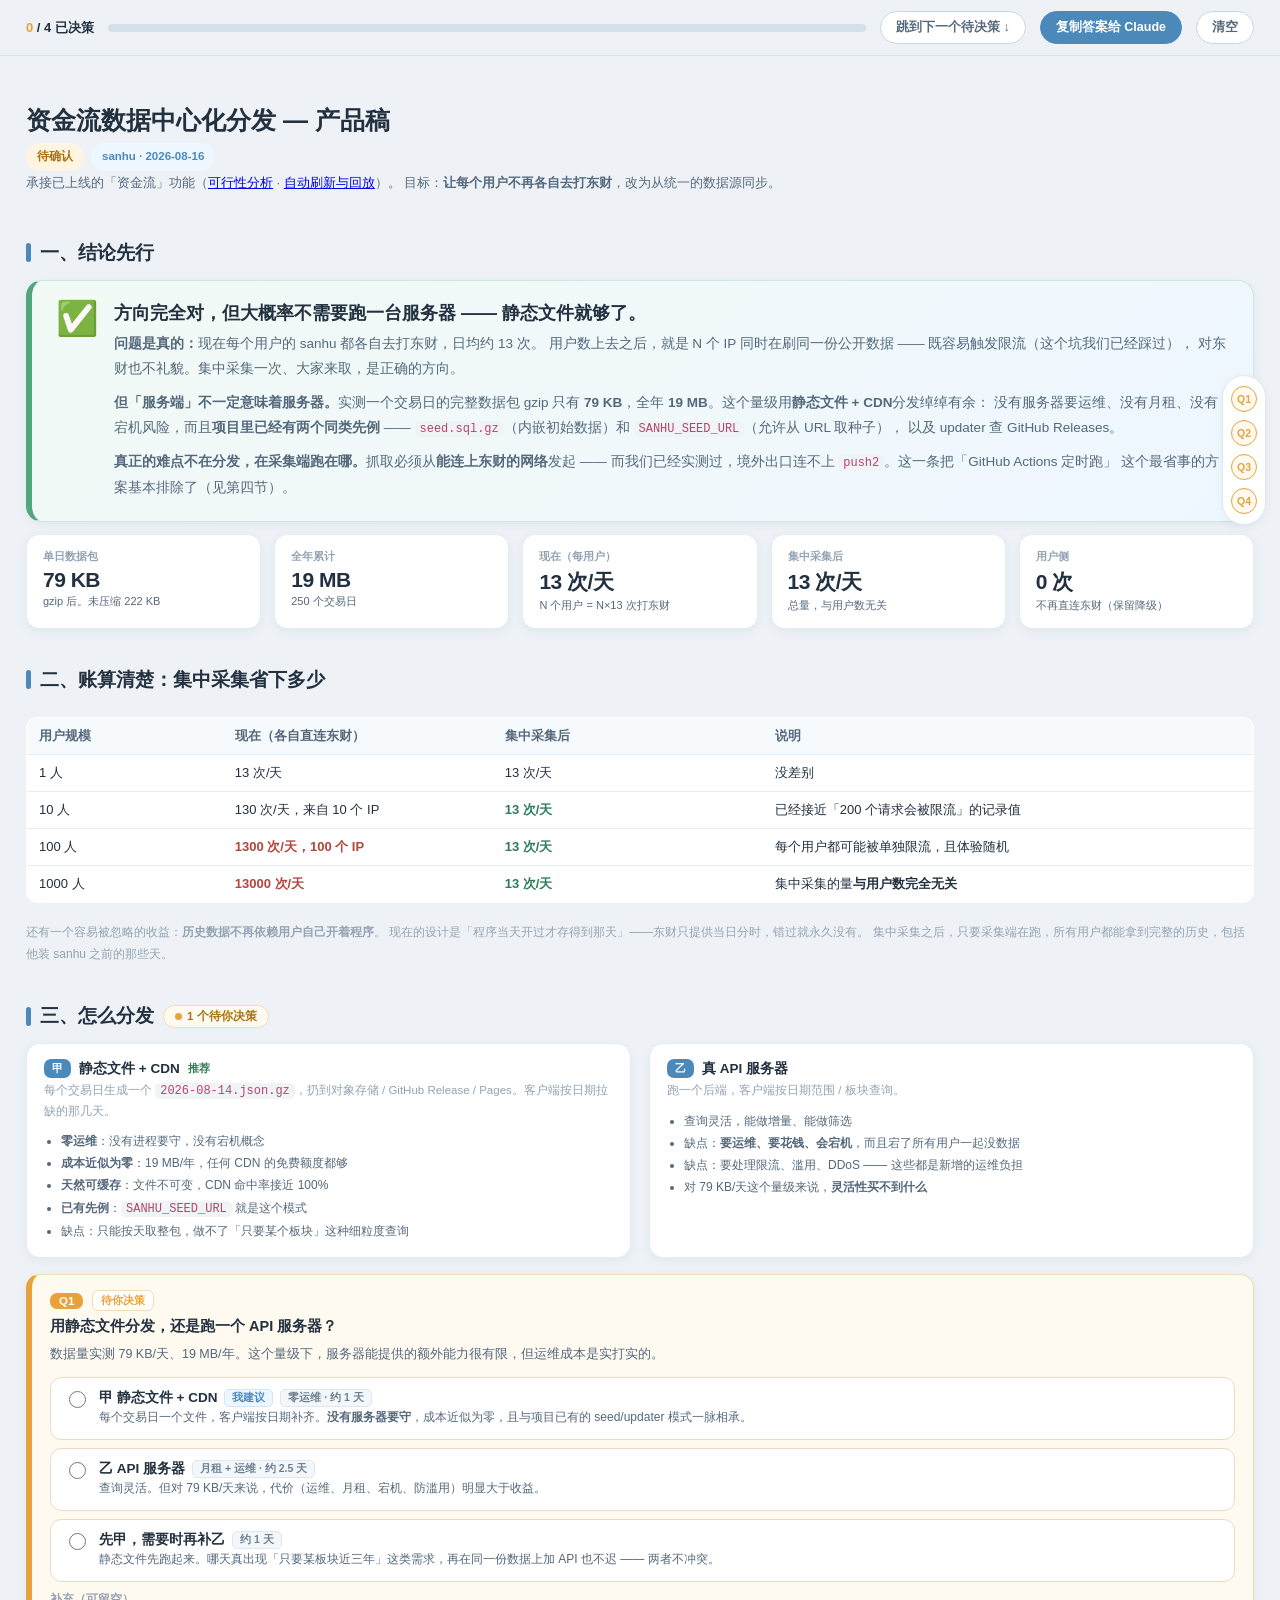
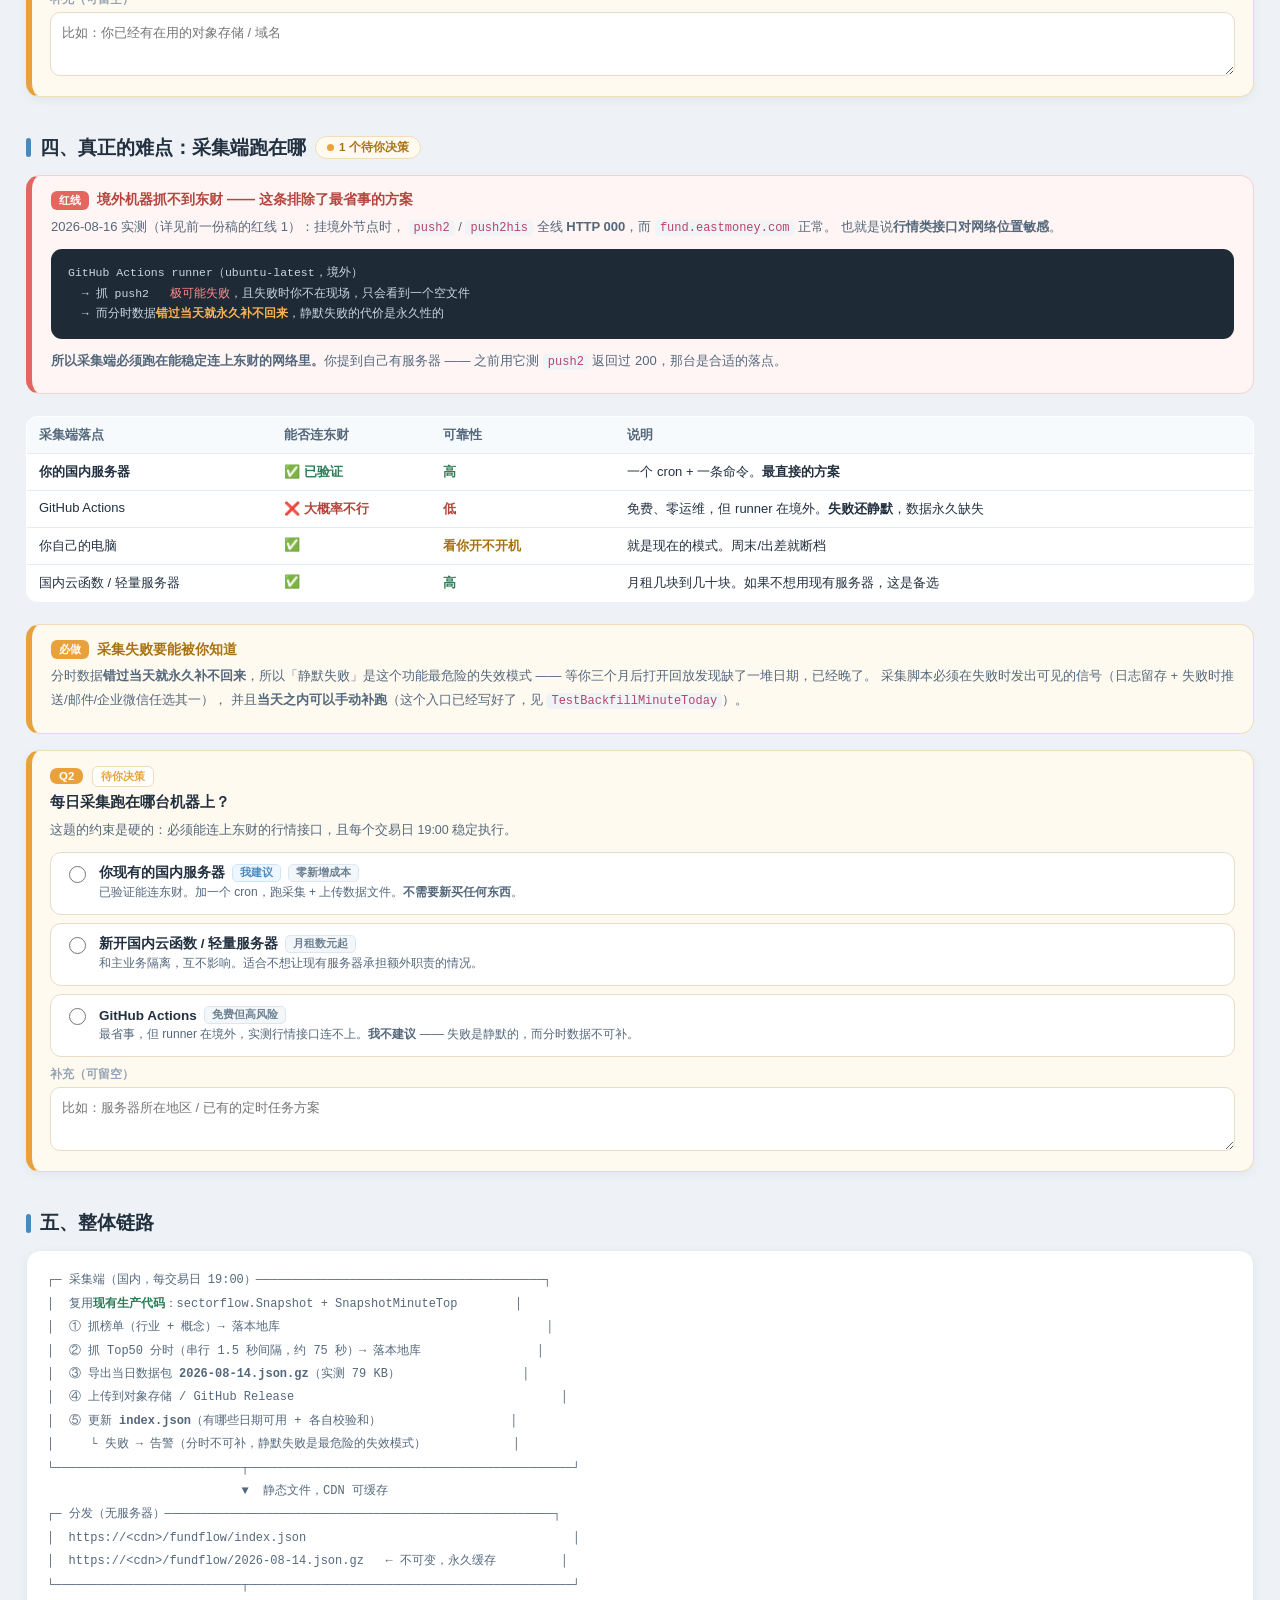
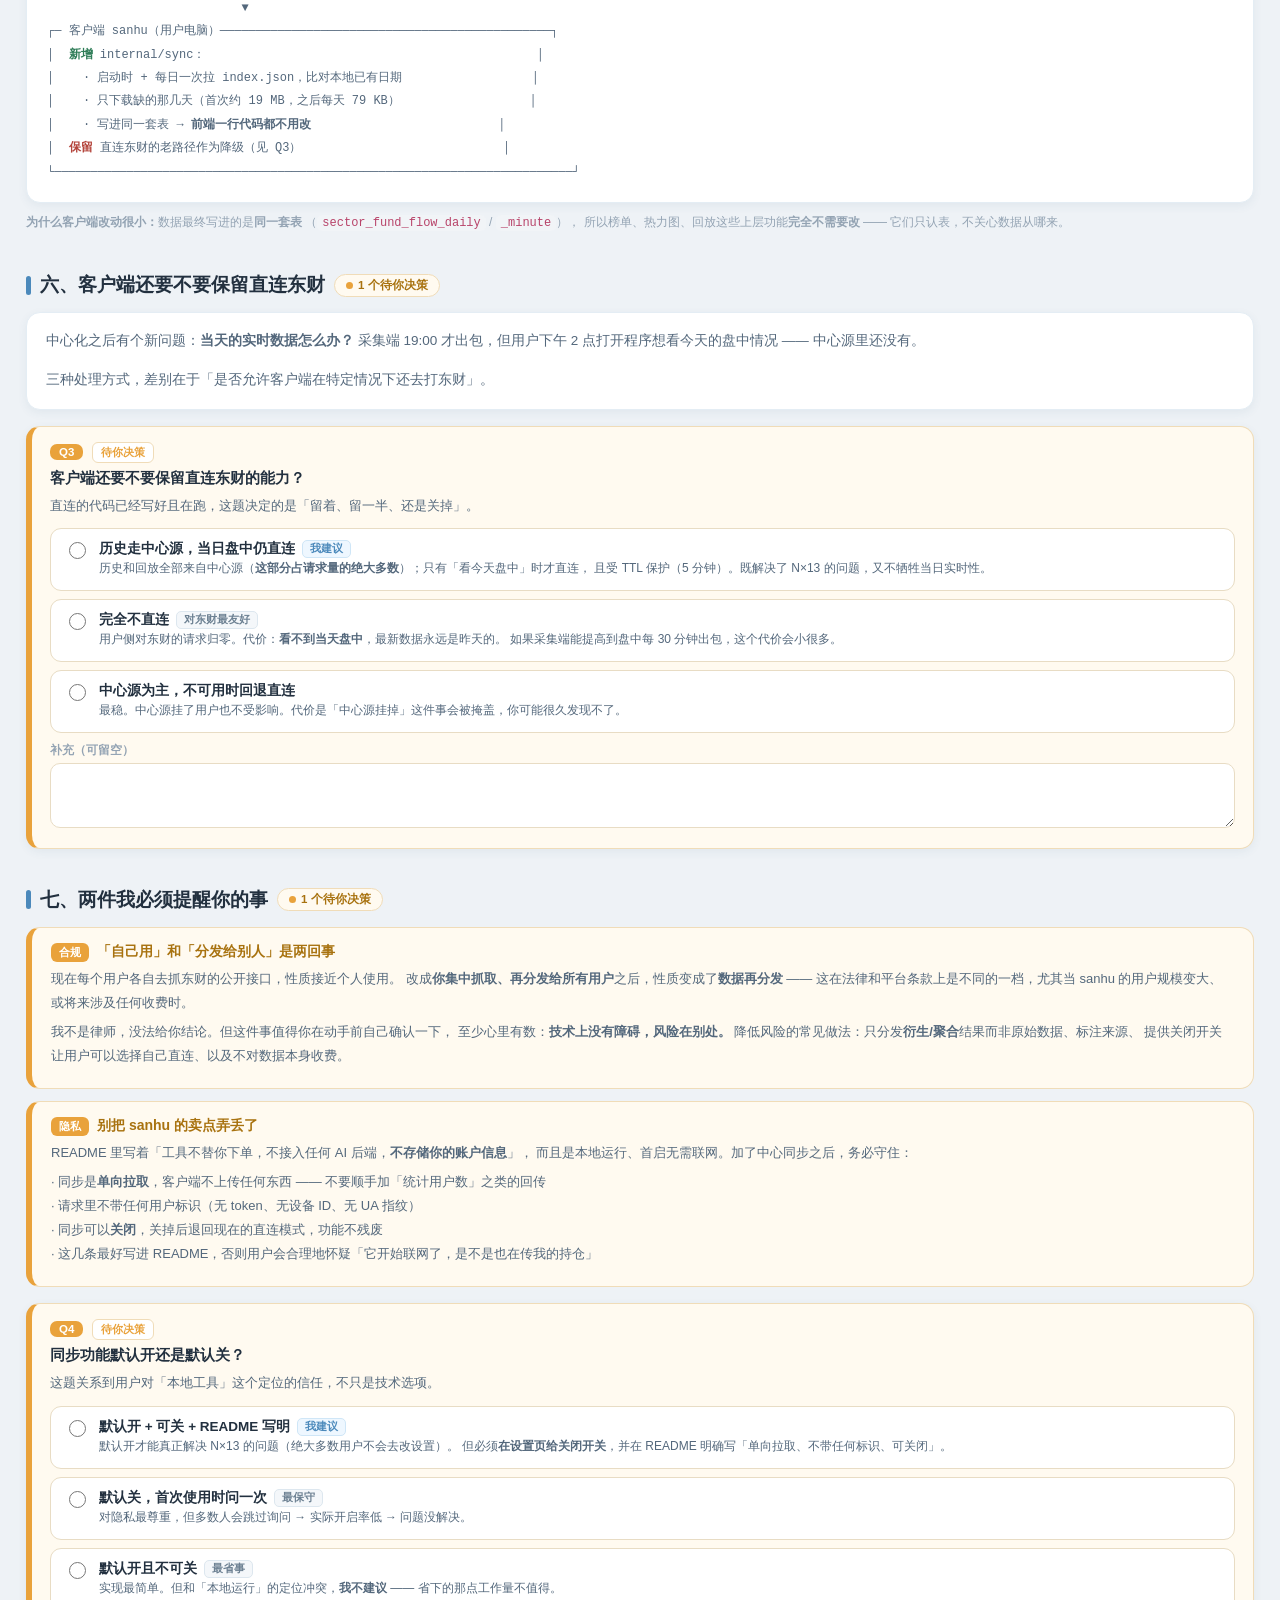
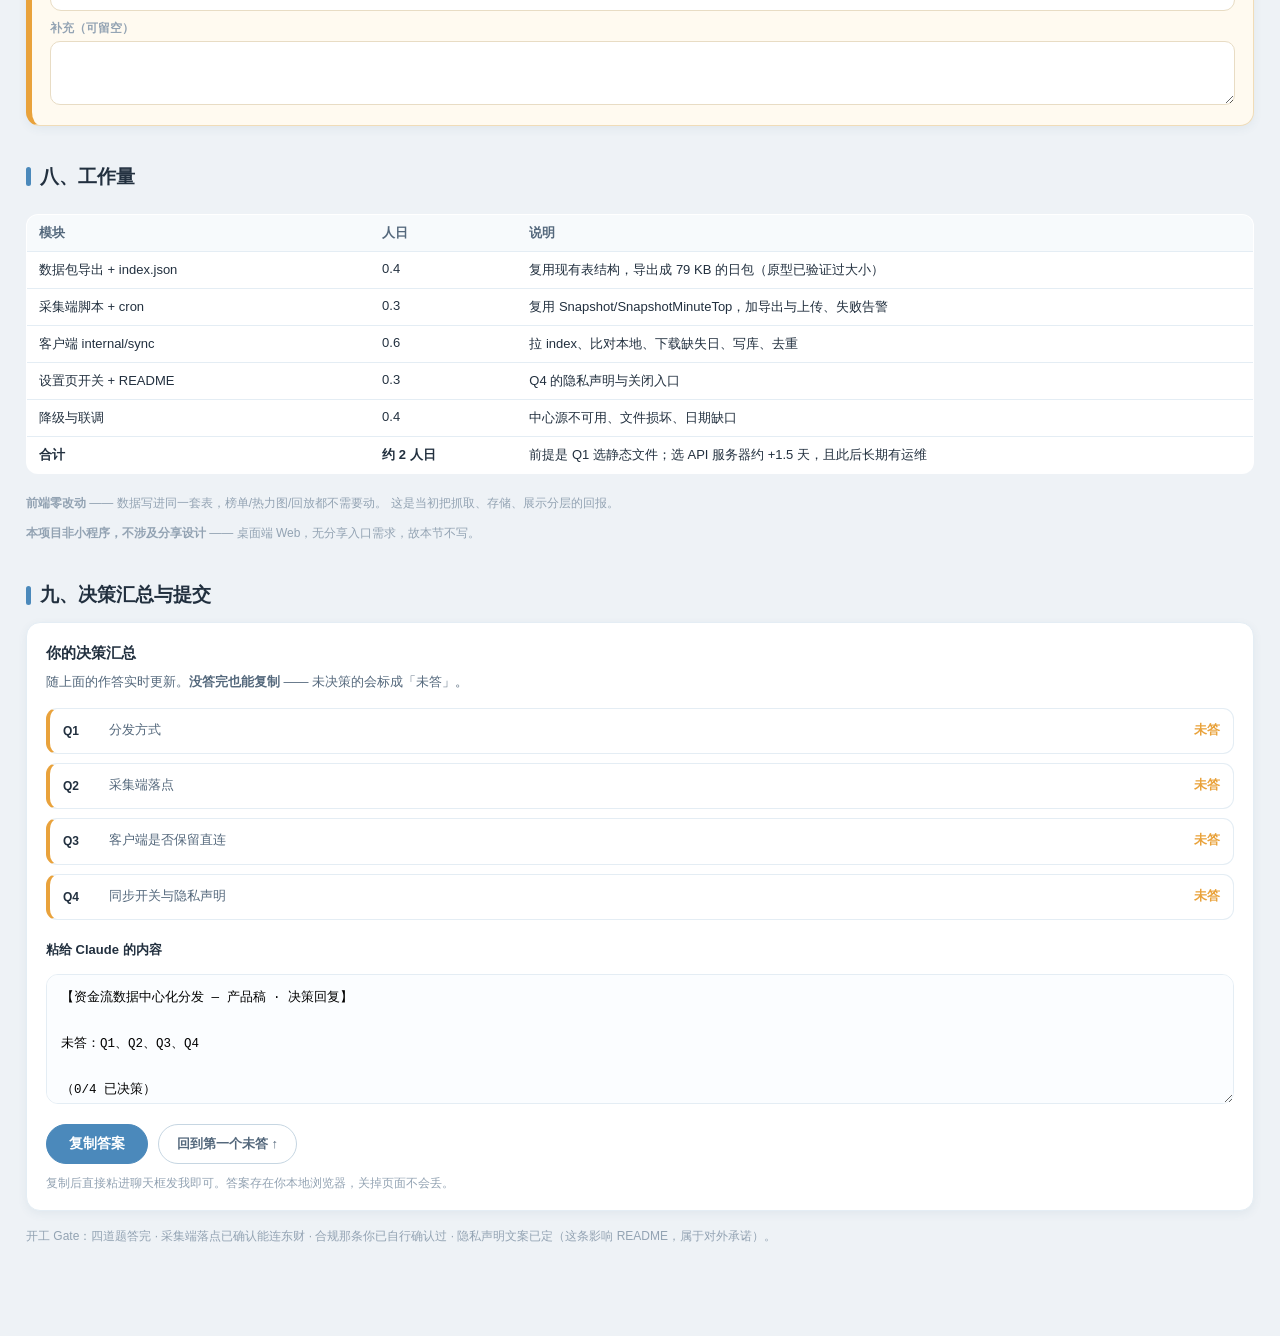
<file: docs/product-specs/fundflow-sync.html>
<!DOCTYPE html>
<html lang="zh-CN">
<head>
<meta charset="utf-8">
<meta name="viewport" content="width=device-width,initial-scale=1">
<title>资金流数据中心化分发 — 产品稿</title>
<style>
:root{
  /* 主色按功能调；决策卡的琥珀/绿是**语义色，不要改** */
  --bg:#eef2f6; --panel:#fff;
  --ink:#22303f; --ink-2:#54687c; --muted:#93a3b3; --line:#e4edf4;
  --primary:#7cb4de; --primary-deep:#4b89bb; --primary-soft:#eef7ff;
  --danger:#e2685f;
  --shadow:0 8px 20px rgba(63,96,127,.10);
  --shadow-sm:0 3px 10px rgba(63,96,127,.07);
  --dq-open:#e9a23b; --dq-open-bg:#fffaf0;
  --dq-done:#52a67c; --dq-done-bg:#f2faf6;
}
*{box-sizing:border-box}
body{margin:0;background:var(--bg);color:var(--ink);
  font-family:"PingFang SC","Hiragino Sans GB","Microsoft YaHei",sans-serif;-webkit-font-smoothing:antialiased}
.doc{max-width:1560px;margin:0 auto;padding:0 26px 90px}
h1{font-size:25px;font-weight:800;margin:0 0 6px}
h2.sec{font-size:19px;font-weight:800;margin:38px 0 14px;display:flex;align-items:center;gap:9px;flex-wrap:wrap;scroll-margin-top:76px}
h2.sec::before{content:"";width:5px;height:19px;border-radius:3px;background:var(--primary-deep)}
.doc-head{padding:30px 0 6px}
.doc-head .sub{font-size:13px;color:var(--ink-2);line-height:1.9}
.pill{display:inline-block;font-size:11.5px;font-weight:800;border-radius:20px;padding:3px 11px;margin-right:7px}
.pill.draft{background:#fff4e2;color:#a8720f}
.pill.base{background:var(--primary-soft);color:var(--primary-deep)}
.card{background:var(--panel);border:1px solid var(--line);border-radius:14px;padding:16px 19px;box-shadow:var(--shadow-sm);font-size:13.5px;line-height:1.85;color:var(--ink-2)}
table{width:100%;border-collapse:collapse;font-size:13px;background:#fff;border:1px solid var(--line);border-radius:12px;overflow:hidden;margin:10px 0}
th{background:#f7fafc;text-align:left;padding:9px 12px;font-weight:700;color:var(--ink-2);border-bottom:1px solid var(--line)}
td{padding:9px 12px;border-bottom:1px solid var(--line);vertical-align:top}
tr:last-child td{border-bottom:none}
code{background:#f1f4f7;border-radius:5px;padding:1px 5px;font-size:12px;font-family:"SF Mono",Menlo,monospace;color:#b8446a}
.scrollx{overflow-x:auto}

/* ---- 手机框（基准 390px）---- */
.row{display:flex;gap:26px;flex-wrap:wrap;align-items:flex-start}
.pcol{flex:0 0 340px;max-width:100%}
.cap{font-size:13px;font-weight:800;margin-bottom:8px;display:flex;align-items:center;gap:7px;flex-wrap:wrap}
.cap .no{background:var(--primary-deep);color:#fff;border-radius:7px;padding:2px 8px;font-size:11px;font-weight:800}
.capsub{font-size:11.5px;color:var(--muted);margin:-3px 0 9px;line-height:1.6}
.phone{width:340px;height:700px;border-radius:32px;overflow:hidden;position:relative;background:#fff;box-shadow:var(--shadow);border:1px solid var(--line)}
.phone .nav{height:46px;display:flex;align-items:center;justify-content:center;font-size:14.5px;font-weight:800;border-bottom:1px solid var(--line)}
.phone .scr{padding:12px;height:calc(100% - 46px);overflow:hidden}

/* ============ 内联决策卡（勿删；细则见 SPEC_GUIDE § 五·B）============ */
.dqbar{position:sticky;top:0;z-index:200;margin:0 -26px 18px;padding:11px 26px;
  background:rgba(238,242,246,.94);backdrop-filter:blur(10px);border-bottom:1px solid #d7e3ec;
  display:flex;align-items:center;gap:14px;flex-wrap:wrap}
.dqbar .p-txt{font-size:13px;font-weight:800;white-space:nowrap}
.dqbar .p-txt em{font-style:normal;color:var(--dq-open)}
.dqbar .p-txt.all-done em{color:var(--dq-done)}
.dqbar .p-track{flex:1;min-width:120px;height:8px;border-radius:5px;background:#d3e0ea;overflow:hidden}
.dqbar .p-fill{height:100%;width:0;border-radius:5px;background:linear-gradient(90deg,#8ecfae,var(--dq-done));transition:width .25s}
.dqbar button{font-size:12.5px;font-weight:700;padding:7px 15px;border-radius:19px;cursor:pointer;
  border:1px solid #c6d6e2;background:#fff;color:var(--ink-2);white-space:nowrap}
.dqbar button:hover{border-color:var(--primary);color:var(--primary-deep)}
.dqbar button.primary{background:var(--primary-deep);border-color:var(--primary-deep);color:#fff}
.dqbar button.ghost-danger:hover{border-color:var(--danger);color:var(--danger)}

.dqrail{position:fixed;right:14px;top:50%;transform:translateY(-50%);z-index:190;
  display:flex;flex-direction:column;gap:8px;background:rgba(255,255,255,.9);backdrop-filter:blur(8px);
  border:1px solid #dce7ef;border-radius:22px;padding:10px 8px;box-shadow:var(--shadow-sm)}
.dqrail .rdot{width:26px;height:26px;border-radius:50%;cursor:pointer;display:flex;align-items:center;justify-content:center;
  font-size:10.5px;font-weight:800;background:var(--dq-open-bg);color:var(--dq-open);border:1.5px solid var(--dq-open);transition:.15s}
.dqrail .rdot:hover{transform:scale(1.12)}
.dqrail .rdot.done{background:var(--dq-done-bg);color:var(--dq-done);border-color:var(--dq-done)}
@media(max-width:1180px){.dqrail{display:none}}

.dq{margin:16px 0 6px;border-radius:14px;border:1px solid #f0dcb8;border-left:6px solid var(--dq-open);
  background:var(--dq-open-bg);padding:15px 18px 16px;scroll-margin-top:78px;box-shadow:var(--shadow-sm)}
.dq.answered{border-color:#cbe8da;border-left-color:var(--dq-done);background:var(--dq-done-bg)}
.dq-hd{display:flex;align-items:center;gap:9px;flex-wrap:wrap;margin-bottom:4px}
.dq-id{background:var(--dq-open);color:#fff;font-size:11.5px;font-weight:800;border-radius:7px;padding:2px 9px}
.dq.answered .dq-id{background:var(--dq-done)}
.dq-state{font-size:11px;font-weight:800;border-radius:6px;padding:2px 8px;background:#fff;color:var(--dq-open);border:1px solid #f0dcb8}
.dq.answered .dq-state{color:var(--dq-done);border-color:#cbe8da}
.dq:not(.answered) .dq-state{animation:dqPulse 2.2s ease-in-out infinite}
@keyframes dqPulse{0%,100%{opacity:1}50%{opacity:.45}}
.dq-q{font-size:14.5px;font-weight:800;line-height:1.6}
.dq-sub{font-size:12.5px;color:var(--ink-2);line-height:1.8;margin-top:5px}
.dq-sub code{background:#fff;border:1px solid #e6d9c0}
.dq-opts{margin-top:11px;display:flex;flex-direction:column;gap:8px}
.dq-opt{display:flex;align-items:flex-start;gap:10px;cursor:pointer;background:#fff;
  border:1.5px solid #e8dcc4;border-radius:11px;padding:11px 13px;transition:.15s}
.dq-opt:hover{border-color:var(--dq-open);box-shadow:0 2px 8px rgba(233,162,59,.13)}
.dq-opt input{width:17px;height:17px;margin-top:2px;flex:none;accent-color:var(--dq-done);cursor:pointer}
.dq-opt.sel{border-color:var(--dq-done);background:var(--dq-done-bg)}
.dq-opt .o-body{flex:1;min-width:0}
.dq-opt .o-t{font-size:13.5px;font-weight:800;display:flex;align-items:center;gap:7px;flex-wrap:wrap}
.dq-opt .o-d{font-size:12px;color:var(--ink-2);line-height:1.75;margin-top:3px}
.rec-chip{background:var(--primary-soft);color:var(--primary-deep);border:1px solid #cfe6f7;border-radius:5px;font-size:10.5px;font-weight:800;padding:1px 7px;white-space:nowrap}
.cost-chip{background:#f4f7fa;color:#6c8092;border:1px solid #dde7ef;border-radius:5px;font-size:10.5px;font-weight:700;padding:1px 7px;white-space:nowrap}
.dq-note{margin-top:10px}
.dq-note label{display:block;font-size:11.5px;color:var(--muted);font-weight:700;margin-bottom:5px}
.dq-note textarea{width:100%;min-height:52px;resize:vertical;border:1.5px solid #e8dcc4;border-radius:10px;
  padding:9px 11px;font-size:13px;font-family:inherit;line-height:1.7;background:#fff}
.dq-note textarea:focus{outline:none;border-color:var(--dq-open)}

.sec-badge{display:inline-flex;align-items:center;gap:5px;background:var(--dq-open-bg);color:#a8720f;
  border:1px solid #f0dcb8;border-radius:20px;font-size:11.5px;font-weight:800;padding:3px 11px}
.sec-badge.done{background:var(--dq-done-bg);color:#2f7d58;border-color:#cbe8da}
.sec-badge i{width:7px;height:7px;border-radius:50%;background:var(--dq-open);font-style:normal}
.sec-badge.done i{background:var(--dq-done)}

.dqsum-row{display:flex;align-items:flex-start;gap:12px;padding:11px 13px;border-radius:11px;background:#fff;
  border:1px solid var(--line);border-left:4px solid var(--dq-open);margin-bottom:9px;cursor:pointer}
.dqsum-row.done{border-left-color:var(--dq-done)}
.dqsum-row .s-id{font-size:12px;font-weight:800;color:var(--ink);flex:none;width:34px}
.dqsum-row .s-q{flex:1;min-width:0;font-size:12.5px;color:var(--ink-2);line-height:1.7}
.dqsum-row .s-a{flex:none;max-width:46%;font-size:12.5px;font-weight:800;color:var(--dq-done);text-align:right;line-height:1.7}
.dqsum-row:not(.done) .s-a{color:var(--dq-open)}
.dqsum-row .s-a .s-note{display:block;font-weight:600;color:var(--ink-2);font-size:11.5px;margin-top:3px}
.dq-out{width:100%;min-height:130px;resize:vertical;margin-top:12px;border:1.5px solid var(--line);border-radius:12px;
  padding:12px 14px;font-family:"SF Mono",Menlo,monospace;font-size:12.5px;line-height:1.85;background:#fbfdff}
.dq-out:focus{outline:none;border-color:var(--primary)}
.copy-hint{font-size:12px;color:var(--muted);margin-top:9px;line-height:1.8}
.toast{position:fixed;left:50%;bottom:38px;transform:translateX(-50%) translateY(14px);background:rgba(34,48,63,.94);
  color:#fff;font-size:13px;font-weight:700;padding:11px 22px;border-radius:24px;z-index:400;opacity:0;pointer-events:none;transition:.22s}
.toast.show{opacity:1;transform:translateX(-50%) translateY(0)}
</style>
<style>
.verdict{display:flex;gap:16px;align-items:flex-start;background:linear-gradient(135deg,#f2faf6,#eef7ff);
  border:1px solid #cbe8da;border-left:6px solid var(--dq-done);border-radius:16px;padding:20px 24px;margin:14px 0 6px;box-shadow:var(--shadow-sm)}
.verdict .vi{font-size:34px;line-height:1;flex:none}
.verdict h3{margin:0 0 6px;font-size:18px;font-weight:800;color:var(--ink)}
.verdict p{margin:0 0 8px;font-size:13.5px;line-height:1.9;color:var(--ink-2)}
.verdict p:last-child{margin-bottom:0}
.red{background:#fef5f4;border:1px solid #f3d4d1;border-left:6px solid var(--danger);border-radius:14px;padding:15px 19px;margin:12px 0}
.red .rt{font-size:14px;font-weight:800;color:#b4453c;display:flex;align-items:center;gap:8px;margin-bottom:5px}
.red .rt .tag{background:var(--danger);color:#fff;border-radius:6px;font-size:11px;padding:2px 8px}
.red p{margin:5px 0;font-size:13px;line-height:1.85;color:var(--ink-2)}
.amber{background:#fffaf0;border:1px solid #f0dcb8;border-left:6px solid var(--dq-open);border-radius:14px;padding:15px 19px;margin:12px 0}
.amber .rt{font-size:14px;font-weight:800;color:#a8720f;display:flex;align-items:center;gap:8px;margin-bottom:5px}
.amber .rt .tag{background:var(--dq-open);color:#fff;border-radius:6px;font-size:11px;padding:2px 8px}
.amber p{margin:5px 0;font-size:13px;line-height:1.85;color:var(--ink-2)}
.ok{color:#2f7d58;font-weight:800} .no{color:#b4453c;font-weight:800} .warn{color:#a8720f;font-weight:800}
pre.log{background:#1e2a36;color:#c8d6e2;border-radius:11px;padding:14px 17px;font-family:"SF Mono",Menlo,monospace;
  font-size:11.5px;line-height:1.8;overflow-x:auto;margin:10px 0}
pre.log b{color:#ffb454;font-weight:700} pre.log i{color:#7fd1a8;font-style:normal} pre.log u{color:#ff8b8b;text-decoration:none}
.kpis{display:flex;gap:13px;flex-wrap:wrap;margin:12px 0}
.kpi{flex:1;min-width:150px;background:#fff;border:1px solid var(--line);border-radius:13px;padding:13px 16px;box-shadow:var(--shadow-sm)}
.kpi .k{font-size:11px;color:var(--muted);font-weight:700;line-height:1.5}
.kpi .v{font-size:21px;font-weight:800;color:var(--ink);margin:4px 0 1px;letter-spacing:-.5px}
.kpi .n{font-size:11px;color:var(--ink-2);line-height:1.6}
.flow{background:#fff;border:1px solid var(--line);border-radius:14px;padding:18px 20px;box-shadow:var(--shadow-sm);overflow-x:auto}
.grid2{display:grid;grid-template-columns:repeat(auto-fit,minmax(390px,1fr));gap:18px;margin:12px 0}
.vcard{background:#fff;border:1px solid var(--line);border-radius:14px;padding:15px 17px;box-shadow:var(--shadow-sm)}
.vcard .vh{font-size:13.5px;font-weight:800;color:var(--ink);display:flex;align-items:center;gap:8px;margin-bottom:3px}
.vcard .vh .no{background:var(--primary-deep);color:#fff;border-radius:7px;padding:2px 8px;font-size:11px}
.vcard .vs{font-size:11.5px;color:var(--muted);line-height:1.7;margin-bottom:9px}
.vcard ul{margin:9px 0 0;padding-left:17px;font-size:12px;color:var(--ink-2);line-height:1.85}
.note{font-size:12px;color:var(--muted);line-height:1.85;margin:8px 0}
h3.sub{font-size:15px;font-weight:800;margin:22px 0 8px;color:var(--ink)}
td .ok,td .no,td .warn{white-space:nowrap}
</style>
</head>

<body>
<div class="doc">

  <div class="dqbar">
    <span class="p-txt" id="pTxt">0 / 0 已决策</span>
    <div class="p-track"><div class="p-fill" id="pFill"></div></div>
    <button id="btnNext">跳到下一个待决策 ↓</button>
    <button class="primary" id="btnCopyTop">复制答案给 Claude</button>
    <button class="ghost-danger" id="btnReset">清空</button>
  </div>
  <div class="dqrail" id="dqRail"></div>

  <div class="doc-head">
    <h1>资金流数据中心化分发 — 产品稿</h1>
    <div class="sub">
      <span class="pill draft">待确认</span><span class="pill base">sanhu · 2026-08-16</span><br>
      承接已上线的「资金流」功能（<a href="sector-fund-flow.html">可行性分析</a> ·
      <a href="fundflow-replay.html">自动刷新与回放</a>）。
      目标：<b>让每个用户不再各自去打东财</b>，改为从统一的数据源同步。
    </div>
  </div>

  <!-- ═══ 一、结论 ═══ -->
  <section>
    <h2 class="sec">一、结论先行</h2>
    <div class="verdict">
      <div class="vi">✅</div>
      <div>
        <h3>方向完全对，但<b>大概率不需要跑一台服务器</b> —— 静态文件就够了。</h3>
        <p><b>问题是真的：</b>现在每个用户的 sanhu 都各自去打东财，日均约 13 次。
        用户数上去之后，就是 N 个 IP 同时在刷同一份公开数据 —— 既容易触发限流（这个坑我们已经踩过），
        对东财也不礼貌。集中采集一次、大家来取，是正确的方向。</p>
        <p><b>但「服务端」不一定意味着服务器。</b>实测一个交易日的完整数据包
        gzip 只有 <b>79 KB</b>，全年 <b>19 MB</b>。这个量级用<b>静态文件 + CDN</b>分发绰绰有余：
        没有服务器要运维、没有月租、没有宕机风险，而且<b>项目里已经有两个同类先例</b> ——
        <code>seed.sql.gz</code>（内嵌初始数据）和 <code>SANHU_SEED_URL</code>（允许从 URL 取种子），
        以及 updater 查 GitHub Releases。</p>
        <p><b>真正的难点不在分发，在采集端跑在哪。</b>抓取必须从<b>能连上东财的网络</b>发起 ——
        而我们已经实测过，境外出口连不上 <code>push2</code>。这一条把「GitHub Actions 定时跑」
        这个最省事的方案基本排除了（见第四节）。</p>
      </div>
    </div>

    <div class="kpis">
      <div class="kpi"><div class="k">单日数据包</div><div class="v">79 KB</div><div class="n">gzip 后。未压缩 222 KB</div></div>
      <div class="kpi"><div class="k">全年累计</div><div class="v">19 MB</div><div class="n">250 个交易日</div></div>
      <div class="kpi"><div class="k">现在（每用户）</div><div class="v">13 次/天</div><div class="n">N 个用户 = N×13 次打东财</div></div>
      <div class="kpi"><div class="k">集中采集后</div><div class="v">13 次/天</div><div class="n">总量，与用户数无关</div></div>
      <div class="kpi"><div class="k">用户侧</div><div class="v">0 次</div><div class="n">不再直连东财（保留降级）</div></div>
    </div>
  </section>

  <!-- ═══ 二、为什么值得做 ═══ -->
  <section>
    <h2 class="sec">二、账算清楚：集中采集省下多少</h2>
    <div class="scrollx"><table>
      <tr><th style="width:16%">用户规模</th><th style="width:22%">现在（各自直连东财）</th><th style="width:22%">集中采集后</th><th>说明</th></tr>
      <tr><td>1 人</td><td>13 次/天</td><td>13 次/天</td><td>没差别</td></tr>
      <tr><td>10 人</td><td>130 次/天，来自 10 个 IP</td><td class="ok">13 次/天</td><td>已经接近「200 个请求会被限流」的记录值</td></tr>
      <tr><td>100 人</td><td class="no">1300 次/天，100 个 IP</td><td class="ok">13 次/天</td><td>每个用户都可能被单独限流，且体验随机</td></tr>
      <tr><td>1000 人</td><td class="no">13000 次/天</td><td class="ok">13 次/天</td><td>集中采集的量<b>与用户数完全无关</b></td></tr>
    </table></div>
    <p class="note">还有一个容易被忽略的收益：<b>历史数据不再依赖用户自己开着程序</b>。
    现在的设计是「程序当天开过才存得到那天」——东财只提供当日分时，错过就永久没有。
    集中采集之后，只要采集端在跑，所有用户都能拿到完整的历史，包括他装 sanhu 之前的那些天。</p>
  </section>

  <!-- ═══ 三、分发方式 + Q1 ═══ -->
  <section>
    <h2 class="sec">三、怎么分发</h2>
    <div class="grid2">
      <div class="vcard">
        <div class="vh"><span class="no">甲</span>静态文件 + CDN <span style="font-size:11px;color:#2f7d58">推荐</span></div>
        <div class="vs">每个交易日生成一个 <code>2026-08-14.json.gz</code>，扔到对象存储 / GitHub Release / Pages。客户端按日期拉缺的那几天。</div>
        <ul>
          <li><b>零运维</b>：没有进程要守，没有宕机概念</li>
          <li><b>成本近似为零</b>：19 MB/年，任何 CDN 的免费额度都够</li>
          <li><b>天然可缓存</b>：文件不可变，CDN 命中率接近 100%</li>
          <li><b>已有先例</b>：<code>SANHU_SEED_URL</code> 就是这个模式</li>
          <li>缺点：只能按天取整包，做不了「只要某个板块」这种细粒度查询</li>
        </ul>
      </div>
      <div class="vcard">
        <div class="vh"><span class="no">乙</span>真 API 服务器</div>
        <div class="vs">跑一个后端，客户端按日期范围 / 板块查询。</div>
        <ul>
          <li>查询灵活，能做增量、能做筛选</li>
          <li>缺点：<b>要运维、要花钱、会宕机</b>，而且宕了所有用户一起没数据</li>
          <li>缺点：要处理限流、滥用、DDoS —— 这些都是新增的运维负担</li>
          <li>对 79 KB/天这个量级来说，<b>灵活性买不到什么</b></li>
        </ul>
      </div>
    </div>

    <div class="dq" id="Q1" data-q="Q1" data-title="分发方式">
      <div class="dq-hd"><span class="dq-id">Q1</span><span class="dq-state">待你决策</span></div>
      <div class="dq-q">用静态文件分发，还是跑一个 API 服务器？</div>
      <div class="dq-sub">数据量实测 79 KB/天、19 MB/年。这个量级下，服务器能提供的额外能力很有限，但运维成本是实打实的。</div>
      <div class="dq-opts">
        <label class="dq-opt"><input type="radio" name="Q1" value="甲 静态文件 + CDN（按交易日一个 .json.gz）">
          <span class="o-body"><span class="o-t">甲 静态文件 + CDN<span class="rec-chip">我建议</span><span class="cost-chip">零运维 · 约 1 天</span></span>
          <span class="o-d">每个交易日一个文件，客户端按日期补齐。<b>没有服务器要守</b>，成本近似为零，且与项目已有的 seed/updater 模式一脉相承。</span></span></label>
        <label class="dq-opt"><input type="radio" name="Q1" value="乙 API 服务器">
          <span class="o-body"><span class="o-t">乙 API 服务器<span class="cost-chip">月租 + 运维 · 约 2.5 天</span></span>
          <span class="o-d">查询灵活。但对 79 KB/天来说，代价（运维、月租、宕机、防滥用）明显大于收益。</span></span></label>
        <label class="dq-opt"><input type="radio" name="Q1" value="先做甲，将来有细粒度需求再补乙">
          <span class="o-body"><span class="o-t">先甲，需要时再补乙<span class="cost-chip">约 1 天</span></span>
          <span class="o-d">静态文件先跑起来。哪天真出现「只要某板块近三年」这类需求，再在同一份数据上加 API 也不迟 —— 两者不冲突。</span></span></label>
      </div>
      <div class="dq-note"><label>补充（可留空）</label><textarea placeholder="比如：你已经有在用的对象存储 / 域名"></textarea></div>
    </div>
  </section>

  <!-- ═══ 四、采集端跑在哪（真难点）═══ -->
  <section>
    <h2 class="sec">四、真正的难点：采集端跑在哪</h2>

    <div class="red">
      <div class="rt"><span class="tag">红线</span>境外机器抓不到东财 —— 这条排除了最省事的方案</div>
      <p>2026-08-16 实测（详见前一份稿的红线 1）：挂境外节点时，
      <code>push2</code> / <code>push2his</code> 全线 <b>HTTP 000</b>，而 <code>fund.eastmoney.com</code> 正常。
      也就是说<b>行情类接口对网络位置敏感</b>。</p>
      <pre class="log">GitHub Actions runner（ubuntu-latest，境外）
  → 抓 push2   <u>极可能失败</u>，且失败时你不在现场，只会看到一个空文件
  → 而分时数据<b>错过当天就永久补不回来</b>，静默失败的代价是永久性的</pre>
      <p><b>所以采集端必须跑在能稳定连上东财的网络里。</b>你提到自己有服务器 ——
      之前用它测 <code>push2</code> 返回过 200，那台是合适的落点。</p>
    </div>

    <div class="scrollx"><table>
      <tr><th style="width:20%">采集端落点</th><th style="width:13%">能否连东财</th><th style="width:15%">可靠性</th><th>说明</th></tr>
      <tr><td><b>你的国内服务器</b></td><td class="ok">✅ 已验证</td><td class="ok">高</td>
          <td>一个 cron + 一条命令。<b>最直接的方案</b></td></tr>
      <tr><td>GitHub Actions</td><td class="no">❌ 大概率不行</td><td class="no">低</td>
          <td>免费、零运维，但 runner 在境外。<b>失败还静默</b>，数据永久缺失</td></tr>
      <tr><td>你自己的电脑</td><td class="ok">✅</td><td class="warn">看你开不开机</td>
          <td>就是现在的模式。周末/出差就断档</td></tr>
      <tr><td>国内云函数 / 轻量服务器</td><td class="ok">✅</td><td class="ok">高</td>
          <td>月租几块到几十块。如果不想用现有服务器，这是备选</td></tr>
    </table></div>

    <div class="amber">
      <div class="rt"><span class="tag">必做</span>采集失败要能被你知道</div>
      <p>分时数据<b>错过当天就永久补不回来</b>，所以「静默失败」是这个功能最危险的失效模式 ——
      等你三个月后打开回放发现缺了一堆日期，已经晚了。
      采集脚本必须在失败时发出可见的信号（日志留存 + 失败时推送/邮件/企业微信任选其一），
      并且<b>当天之内可以手动补跑</b>（这个入口已经写好了，见 <code>TestBackfillMinuteToday</code>）。</p>
    </div>

    <div class="dq" id="Q2" data-q="Q2" data-title="采集端落点">
      <div class="dq-hd"><span class="dq-id">Q2</span><span class="dq-state">待你决策</span></div>
      <div class="dq-q">每日采集跑在哪台机器上？</div>
      <div class="dq-sub">这题的约束是硬的：必须能连上东财的行情接口，且每个交易日 19:00 稳定执行。</div>
      <div class="dq-opts">
        <label class="dq-opt"><input type="radio" name="Q2" value="你的国内服务器（cron + 上传）">
          <span class="o-body"><span class="o-t">你现有的国内服务器<span class="rec-chip">我建议</span><span class="cost-chip">零新增成本</span></span>
          <span class="o-d">已验证能连东财。加一个 cron，跑采集 + 上传数据文件。<b>不需要新买任何东西</b>。</span></span></label>
        <label class="dq-opt"><input type="radio" name="Q2" value="国内云函数/轻量服务器（新开）">
          <span class="o-body"><span class="o-t">新开国内云函数 / 轻量服务器<span class="cost-chip">月租数元起</span></span>
          <span class="o-d">和主业务隔离，互不影响。适合不想让现有服务器承担额外职责的情况。</span></span></label>
        <label class="dq-opt"><input type="radio" name="Q2" value="GitHub Actions（接受境外抓取失败风险）">
          <span class="o-body"><span class="o-t">GitHub Actions<span class="cost-chip">免费但高风险</span></span>
          <span class="o-d">最省事，但 runner 在境外，实测行情接口连不上。<b>我不建议</b> —— 失败是静默的，而分时数据不可补。</span></span></label>
      </div>
      <div class="dq-note"><label>补充（可留空）</label><textarea placeholder="比如：服务器所在地区 / 已有的定时任务方案"></textarea></div>
    </div>
  </section>

  <!-- ═══ 五、架构 ═══ -->
  <section>
    <h2 class="sec">五、整体链路</h2>
    <div class="flow">
<pre style="margin:0;font-family:'SF Mono',Menlo,monospace;font-size:12px;line-height:1.95;color:#54687c">
┌─ 采集端（国内，每交易日 19:00）────────────────────────────────────────┐
│  复用<b style="color:#2f7d58">现有生产代码</b>：sectorflow.Snapshot + SnapshotMinuteTop        │
│  ① 抓榜单（行业 + 概念）→ 落本地库                                     │
│  ② 抓 Top50 分时（串行 1.5 秒间隔，约 75 秒）→ 落本地库                │
│  ③ 导出当日数据包 <b>2026-08-14.json.gz</b>（实测 79 KB）                 │
│  ④ 上传到对象存储 / GitHub Release                                     │
│  ⑤ 更新 <b>index.json</b>（有哪些日期可用 + 各自校验和）                  │
│     └ 失败 → 告警（分时不可补，静默失败是最危险的失效模式）            │
└──────────────────────────┬─────────────────────────────────────────────┘
                           ▼  静态文件，CDN 可缓存
┌─ 分发（无服务器）──────────────────────────────────────────────────────┐
│  https://&lt;cdn&gt;/fundflow/index.json                                     │
│  https://&lt;cdn&gt;/fundflow/2026-08-14.json.gz   ← 不可变，永久缓存         │
└──────────────────────────┬─────────────────────────────────────────────┘
                           ▼
┌─ 客户端 sanhu（用户电脑）──────────────────────────────────────────────┐
│  <b style="color:#2f7d58">新增</b> internal/sync：                                              │
│    · 启动时 + 每日一次拉 index.json，比对本地已有日期                  │
│    · 只下载缺的那几天（首次约 19 MB，之后每天 79 KB）                  │
│    · 写进同一套表 → <b>前端一行代码都不用改</b>                          │
│  <b style="color:#b4453c">保留</b> 直连东财的老路径作为降级（见 Q3）                            │
└────────────────────────────────────────────────────────────────────────┘
</pre>
    </div>
    <p class="note"><b>为什么客户端改动很小：</b>数据最终写进的是<b>同一套表</b>
    （<code>sector_fund_flow_daily</code> / <code>_minute</code>），
    所以榜单、热力图、回放这些上层功能<b>完全不需要改</b> —— 它们只认表，不关心数据从哪来。</p>
  </section>

  <!-- ═══ 六、还要不要直连 + Q3 ═══ -->
  <section>
    <h2 class="sec">六、客户端还要不要保留直连东财</h2>
    <div class="card">
      <p style="margin-top:0">中心化之后有个新问题：<b>当天的实时数据怎么办？</b>
      采集端 19:00 才出包，但用户下午 2 点打开程序想看今天的盘中情况 —— 中心源里还没有。</p>
      <p style="margin-bottom:0">三种处理方式，差别在于「是否允许客户端在特定情况下还去打东财」。</p>
    </div>
    <div class="dq" id="Q3" data-q="Q3" data-title="客户端是否保留直连">
      <div class="dq-hd"><span class="dq-id">Q3</span><span class="dq-state">待你决策</span></div>
      <div class="dq-q">客户端还要不要保留直连东财的能力？</div>
      <div class="dq-sub">直连的代码已经写好且在跑，这题决定的是「留着、留一半、还是关掉」。</div>
      <div class="dq-opts">
        <label class="dq-opt"><input type="radio" name="Q3" value="历史走中心源，当日盘中仍直连（默认开）">
          <span class="o-body"><span class="o-t">历史走中心源，当日盘中仍直连<span class="rec-chip">我建议</span></span>
          <span class="o-d">历史和回放全部来自中心源（<b>这部分占请求量的绝大多数</b>）；只有「看今天盘中」时才直连，
          且受 TTL 保护（5 分钟）。既解决了 N×13 的问题，又不牺牲当日实时性。</span></span></label>
        <label class="dq-opt"><input type="radio" name="Q3" value="完全不直连，全部走中心源（当日数据滞后到 19:00）">
          <span class="o-body"><span class="o-t">完全不直连<span class="cost-chip">对东财最友好</span></span>
          <span class="o-d">用户侧对东财的请求归零。代价：<b>看不到当天盘中</b>，最新数据永远是昨天的。
          如果采集端能提高到盘中每 30 分钟出包，这个代价会小很多。</span></span></label>
        <label class="dq-opt"><input type="radio" name="Q3" value="中心源为主，中心源不可用时才回退直连">
          <span class="o-body"><span class="o-t">中心源为主，不可用时回退直连</span>
          <span class="o-d">最稳。中心源挂了用户也不受影响。代价是「中心源挂掉」这件事会被掩盖，你可能很久发现不了。</span></span></label>
      </div>
      <div class="dq-note"><label>补充（可留空）</label><textarea placeholder=""></textarea></div>
    </div>
  </section>

  <!-- ═══ 七、要提醒你的事 ═══ -->
  <section>
    <h2 class="sec">七、两件我必须提醒你的事</h2>

    <div class="amber">
      <div class="rt"><span class="tag">合规</span>「自己用」和「分发给别人」是两回事</div>
      <p>现在每个用户各自去抓东财的公开接口，性质接近个人使用。
      改成<b>你集中抓取、再分发给所有用户</b>之后，性质变成了<b>数据再分发</b> ——
      这在法律和平台条款上是不同的一档，尤其当 sanhu 的用户规模变大、或将来涉及任何收费时。</p>
      <p>我不是律师，没法给你结论。但这件事值得你在动手前自己确认一下，
      至少心里有数：<b>技术上没有障碍，风险在别处。</b>
      降低风险的常见做法：只分发<b>衍生/聚合</b>结果而非原始数据、标注来源、
      提供关闭开关让用户可以选择自己直连、以及不对数据本身收费。</p>
    </div>

    <div class="amber">
      <div class="rt"><span class="tag">隐私</span>别把 sanhu 的卖点弄丢了</div>
      <p>README 里写着「工具不替你下单，不接入任何 AI 后端，<b>不存储你的账户信息</b>」，
      而且是本地运行、首启无需联网。加了中心同步之后，务必守住：</p>
      <p>· 同步是<b>单向拉取</b>，客户端不上传任何东西 —— 不要顺手加「统计用户数」之类的回传<br>
      · 请求里不带任何用户标识（无 token、无设备 ID、无 UA 指纹）<br>
      · 同步可以<b>关闭</b>，关掉后退回现在的直连模式，功能不残废<br>
      · 这几条最好写进 README，否则用户会合理地怀疑「它开始联网了，是不是也在传我的持仓」</p>
    </div>

    <div class="dq" id="Q4" data-q="Q4" data-title="同步开关与隐私声明">
      <div class="dq-hd"><span class="dq-id">Q4</span><span class="dq-state">待你决策</span></div>
      <div class="dq-q">同步功能默认开还是默认关？</div>
      <div class="dq-sub">这题关系到用户对「本地工具」这个定位的信任，不只是技术选项。</div>
      <div class="dq-opts">
        <label class="dq-opt"><input type="radio" name="Q4" value="默认开，设置页可关，README 写明只拉不传">
          <span class="o-body"><span class="o-t">默认开 + 可关 + README 写明<span class="rec-chip">我建议</span></span>
          <span class="o-d">默认开才能真正解决 N×13 的问题（绝大多数用户不会去改设置）。
          但必须<b>在设置页给关闭开关</b>，并在 README 明确写「单向拉取、不带任何标识、可关闭」。</span></span></label>
        <label class="dq-opt"><input type="radio" name="Q4" value="默认关，首次进资金流页时询问">
          <span class="o-body"><span class="o-t">默认关，首次使用时问一次<span class="cost-chip">最保守</span></span>
          <span class="o-d">对隐私最尊重，但多数人会跳过询问 → 实际开启率低 → 问题没解决。</span></span></label>
        <label class="dq-opt"><input type="radio" name="Q4" value="默认开且不提供关闭（简化实现）">
          <span class="o-body"><span class="o-t">默认开且不可关<span class="cost-chip">最省事</span></span>
          <span class="o-d">实现最简单。但和「本地运行」的定位冲突，<b>我不建议</b> —— 省下的那点工作量不值得。</span></span></label>
      </div>
      <div class="dq-note"><label>补充（可留空）</label><textarea placeholder=""></textarea></div>
    </div>
  </section>

  <!-- ═══ 八、工作量 ═══ -->
  <section>
    <h2 class="sec">八、工作量</h2>
    <div class="scrollx"><table>
      <tr><th style="width:28%">模块</th><th style="width:12%">人日</th><th>说明</th></tr>
      <tr><td>数据包导出 + index.json</td><td>0.4</td><td>复用现有表结构，导出成 79 KB 的日包（原型已验证过大小）</td></tr>
      <tr><td>采集端脚本 + cron</td><td>0.3</td><td>复用 Snapshot/SnapshotMinuteTop，加导出与上传、失败告警</td></tr>
      <tr><td>客户端 internal/sync</td><td>0.6</td><td>拉 index、比对本地、下载缺失日、写库、去重</td></tr>
      <tr><td>设置页开关 + README</td><td>0.3</td><td>Q4 的隐私声明与关闭入口</td></tr>
      <tr><td>降级与联调</td><td>0.4</td><td>中心源不可用、文件损坏、日期缺口</td></tr>
      <tr><td><b>合计</b></td><td><b>约 2 人日</b></td><td>前提是 Q1 选静态文件；选 API 服务器约 +1.5 天，且此后长期有运维</td></tr>
    </table></div>
    <p class="note"><b>前端零改动</b> —— 数据写进同一套表，榜单/热力图/回放都不需要动。
    这是当初把抓取、存储、展示分层的回报。</p>
    <p class="note"><b>本项目非小程序，不涉及分享设计</b> —— 桌面端 Web，无分享入口需求，故本节不写。</p>
  </section>

  <!-- ═══ 九、汇总 ═══ -->
  <section>
    <h2 class="sec">九、决策汇总与提交</h2>
    <div class="card">
      <div style="font-size:15px;font-weight:800;color:var(--ink);margin-bottom:4px">你的决策汇总</div>
      <div style="font-size:12.5px;margin-bottom:14px">随上面的作答实时更新。<b>没答完也能复制</b> —— 未决策的会标成「未答」。</div>
      <div id="sumList"></div>
      <div style="font-size:13px;font-weight:800;color:var(--ink);margin:18px 0 0">粘给 Claude 的内容</div>
      <textarea class="dq-out" id="dqOut" readonly></textarea>
      <div style="display:flex;gap:10px;margin-top:11px;flex-wrap:wrap">
        <button class="primary" id="btnCopyBottom" style="font-size:13.5px;font-weight:800;padding:10px 22px;border-radius:22px;border:1px solid var(--primary-deep);background:var(--primary-deep);color:#fff;cursor:pointer">复制答案</button>
        <button id="btnNext2" style="font-size:13px;font-weight:700;padding:10px 18px;border-radius:22px;border:1px solid #c6d6e2;background:#fff;color:var(--ink-2);cursor:pointer">回到第一个未答 ↑</button>
      </div>
      <div class="copy-hint">复制后直接粘进聊天框发我即可。答案存在你本地浏览器，关掉页面不会丢。</div>
    </div>
    <div style="font-size:12px;color:var(--muted);margin-top:14px;line-height:1.9">
      开工 Gate：四道题答完 · 采集端落点已确认能连东财 · 合规那条你已自行确认过 ·
      隐私声明文案已定（这条影响 README，属于对外承诺）。
    </div>
  </section>

  <div class="toast" id="toast">已复制</div>
</div>
<!-- ============================================================================
     决策卡引擎（零配置，勿改）
     - 自动发现所有 .dq 卡片，题目短标题读 data-title
     - localStorage 键名按文件名生成，多份稿互不干扰
     - 加一道题只需复制一个 .dq 块，不用碰这段 JS
     ============================================================================ -->
<script>
(function(){
  var cards = Array.prototype.slice.call(document.querySelectorAll('.dq'));
  if (!cards.length) return;

  // 键名 = 目录名 + 文件名。**只用文件名不行**：约定把稿子放成
  // <feature-dir>/prd.html 之后，所有稿的文件名都叫 prd.html —— 那样它们会共用同一份答案，
  // 表现是「这份稿里没点过的题，冒出别份稿的旧答案」（2026-08-14 真踩过，且很难看出来）。
  var segs = location.pathname.split('/').filter(Boolean);
  var file = (segs.pop() || 'product-spec').replace(/\.html?$/i,'');
  var dir  = segs.pop() || '';
  var KEY = 'dq::' + (dir ? dir + '/' : '') + file;

  var titleOf = {};
  cards.forEach(function(c){
    titleOf[c.getAttribute('data-q')] = c.getAttribute('data-title') || c.getAttribute('data-q');
  });

  // 题号顺序（汇总/浮标用）与页面顺序（「下一个」用）是两套，别混
  var byNum = cards.map(function(c){ return c.getAttribute('data-q'); })
                   .sort(function(a,b){ return (+a.replace(/\D/g,'')) - (+b.replace(/\D/g,'')); });
  var byDom = cards.map(function(c){ return c.getAttribute('data-q'); });

  var state = {};
  try { state = JSON.parse(localStorage.getItem(KEY) || '{}'); } catch(e) { state = {}; }
  function save(){ try { localStorage.setItem(KEY, JSON.stringify(state)); } catch(e){} }
  function get(id){ return state[id] || { v:'', note:'' }; }
  function esc(s){ return String(s).replace(/[&<>]/g,function(c){return {'&':'&amp;','<':'&lt;','>':'&gt;'}[c];}); }

  function render(){
    var done = 0;
    cards.forEach(function(card){
      var id = card.getAttribute('data-q'), s = get(id), ok = !!s.v;
      if (ok) done++;
      card.classList.toggle('answered', ok);
      card.querySelector('.dq-state').textContent = ok ? ('已定：' + s.v) : '待你决策';
      card.querySelectorAll('.dq-opt').forEach(function(opt){
        var r = opt.querySelector('input');
        r.checked = (r.value === s.v);
        opt.classList.toggle('sel', r.checked);
      });
      var ta = card.querySelector('.dq-note textarea');
      if (ta && ta.value !== s.note) ta.value = s.note || '';
    });

    var pt = document.getElementById('pTxt');
    pt.innerHTML = '<em>' + done + '</em> / ' + cards.length + ' 已决策';
    pt.classList.toggle('all-done', done === cards.length);
    document.getElementById('pFill').style.width = (done / cards.length * 100) + '%';

    var rail = document.getElementById('dqRail');
    rail.innerHTML = '';
    byNum.forEach(function(id){
      var d = document.createElement('div');
      d.className = 'rdot' + (get(id).v ? ' done' : '');
      d.textContent = id;
      d.title = titleOf[id] + (get(id).v ? '：' + get(id).v : '（待决策）');
      d.onclick = function(){ jumpTo(id); };
      rail.appendChild(d);
    });

    document.querySelectorAll('h2.sec').forEach(function(h){
      var old = h.querySelector('.sec-badge'); if (old) old.remove();
      var sec = h.closest('section'); if (!sec) return;
      var inSec = Array.prototype.slice.call(sec.querySelectorAll('.dq'));
      if (!inSec.length) return;
      var open = inSec.filter(function(c){ return !get(c.getAttribute('data-q')).v; }).length;
      var b = document.createElement('span');
      b.className = 'sec-badge' + (open ? '' : ' done');
      b.innerHTML = '<i></i>' + (open ? (open + ' 个待你决策') : '本节已决策完');
      h.appendChild(b);
    });

    renderSummary(done);
  }

  function renderSummary(done){
    var list = document.getElementById('sumList');
    if (list) {
      list.innerHTML = '';
      byNum.forEach(function(id){
        var s = get(id);
        var row = document.createElement('div');
        row.className = 'dqsum-row' + (s.v ? ' done' : '');
        row.innerHTML = '<div class="s-id">' + id + '</div>' +
          '<div class="s-q">' + esc(titleOf[id]) + '</div>' +
          '<div class="s-a">' + (s.v ? esc(s.v) : '未答') +
          (s.note ? '<span class="s-note">' + esc(s.note) + '</span>' : '') + '</div>';
        row.onclick = function(){ jumpTo(id); };
        list.appendChild(row);
      });
    }
    var out = document.getElementById('dqOut');
    if (!out) return;
    var title = (document.querySelector('h1') || {}).textContent || slug;
    var lines = ['【' + title.trim() + ' · 决策回复】'];
    var missing = [];
    byNum.forEach(function(id){
      var s = get(id);
      if (s.v) lines.push(id + ' = ' + s.v + (s.note ? '（补充：' + s.note + '）' : ''));
      else missing.push(id);
    });
    if (missing.length) lines.push('', '未答：' + missing.join('、'));
    lines.push('', '（' + done + '/' + cards.length + ' 已决策）');
    out.value = lines.join('\n');
  }

  function jumpTo(id){
    var el = document.getElementById(id); if (!el) return;
    el.scrollIntoView({behavior:'smooth',block:'center'});
    el.style.transition = 'box-shadow .25s';
    el.style.boxShadow = '0 0 0 4px rgba(233,162,59,.32)';
    setTimeout(function(){ el.style.boxShadow=''; }, 900);
  }

  function nextOpen(){
    var open = byDom.filter(function(id){ return !get(id).v; });
    if (!open.length) { toast('都答完了，点「复制答案」发我'); return; }
    var y = window.scrollY + 120;
    var below = open.filter(function(id){ return document.getElementById(id).offsetTop > y; });
    jumpTo(below.length ? below[0] : open[0]);
  }

  cards.forEach(function(card){
    var id = card.getAttribute('data-q');
    card.querySelectorAll('.dq-opt input').forEach(function(r){
      r.addEventListener('change', function(){
        var s = get(id); s.v = r.value; state[id] = s; save(); render();
      });
    });
    var ta = card.querySelector('.dq-note textarea');
    if (ta) ta.addEventListener('input', function(){
      var s = get(id); s.note = ta.value.trim(); state[id] = s; save();
      renderSummary(byNum.filter(function(x){ return !!get(x).v; }).length);
    });
  });

  var tId;
  function toast(msg){
    var t = document.getElementById('toast'); if (!t) return;
    t.textContent = msg; t.classList.add('show');
    clearTimeout(tId); tId = setTimeout(function(){ t.classList.remove('show'); }, 1900);
  }

  function copyOut(){
    var ta = document.getElementById('dqOut'); if (!ta) return;
    function fallback(){
      ta.removeAttribute('readonly'); ta.select();
      try { document.execCommand('copy'); toast('已复制，粘给我即可'); }
      catch(e){ toast('复制失败，请手动全选下方文本'); }
      ta.setAttribute('readonly','readonly');
      window.getSelection().removeAllRanges();
    }
    if (navigator.clipboard && navigator.clipboard.writeText) {
      navigator.clipboard.writeText(ta.value).then(function(){ toast('已复制，粘给我即可'); }, fallback);
    } else fallback();
  }

  function bind(id, fn){ var el = document.getElementById(id); if (el) el.onclick = fn; }
  bind('btnNext', nextOpen); bind('btnNext2', nextOpen);
  bind('btnCopyTop', copyOut); bind('btnCopyBottom', copyOut);
  bind('btnReset', function(){
    if (!confirm('清空所有已作答的决策？')) return;
    state = {}; save(); render(); toast('已清空');
  });

  render();
})();
</script>
</body>
</html>
</file>
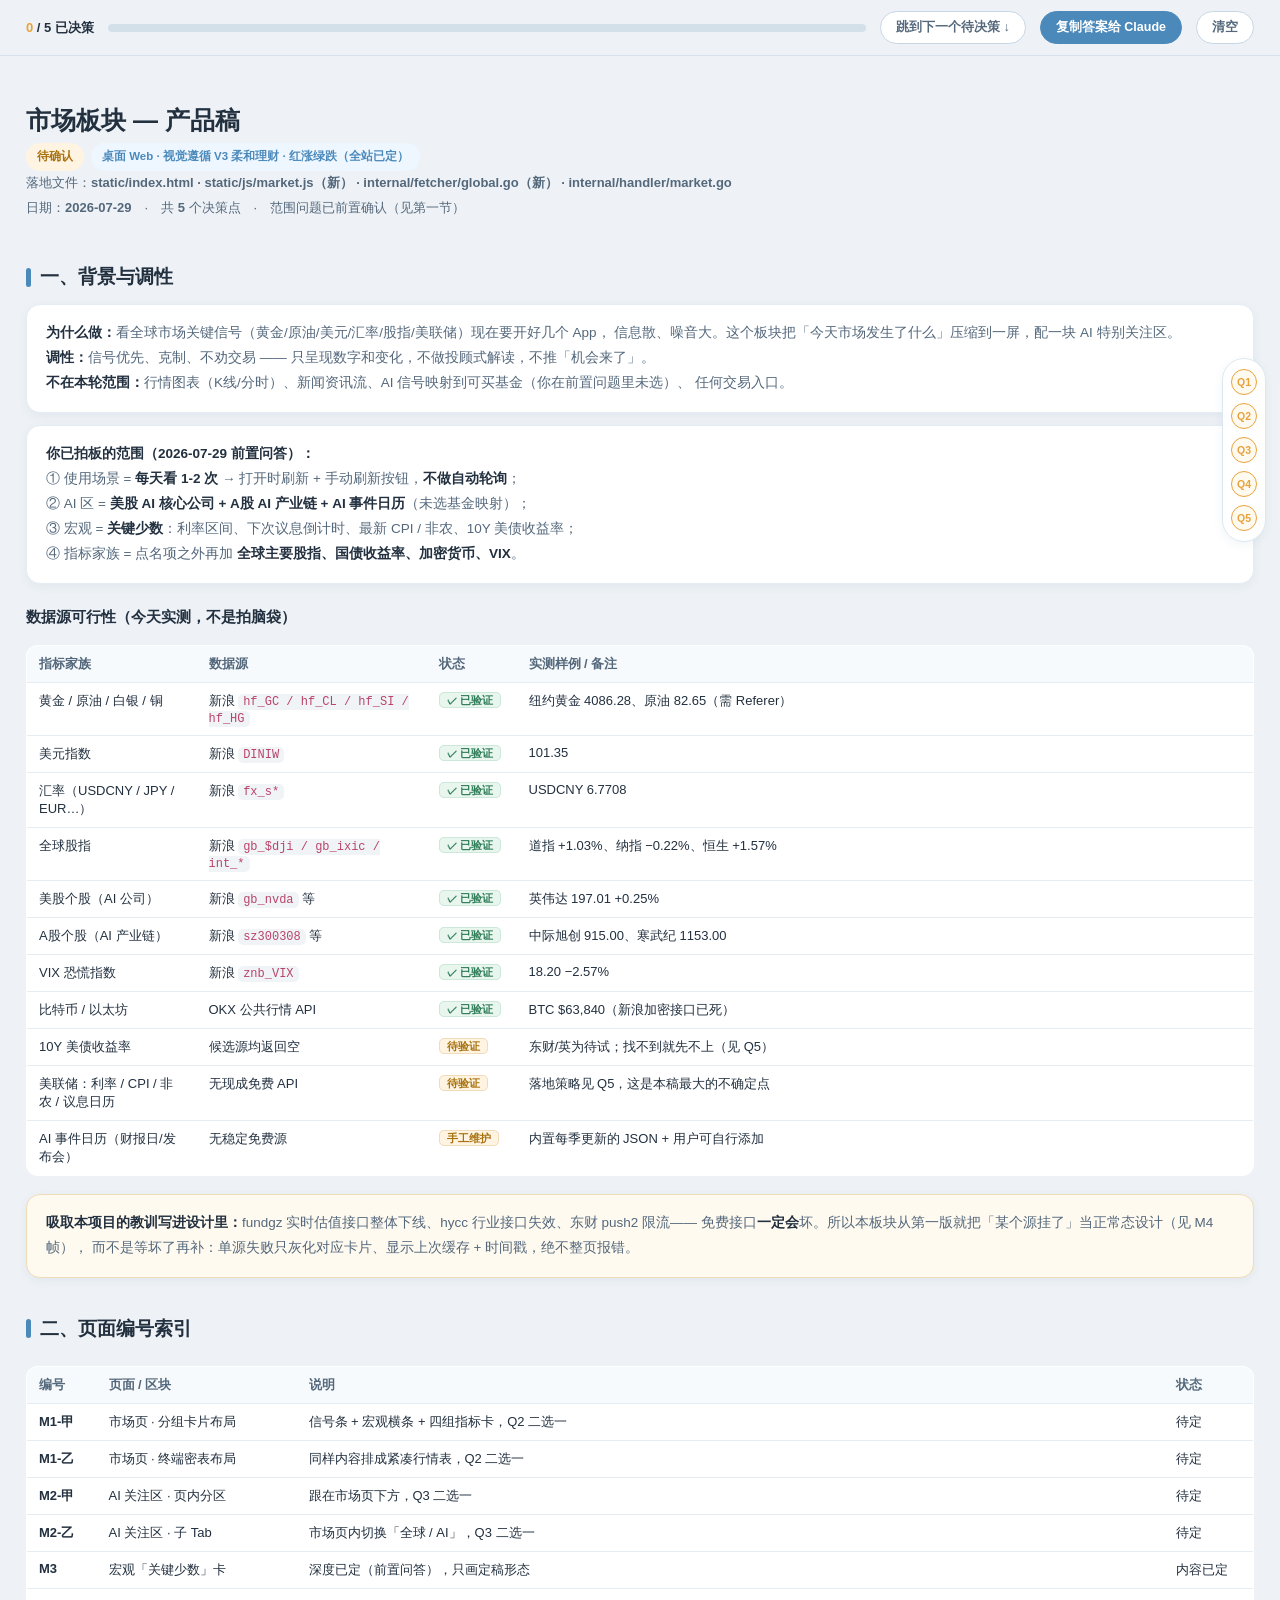
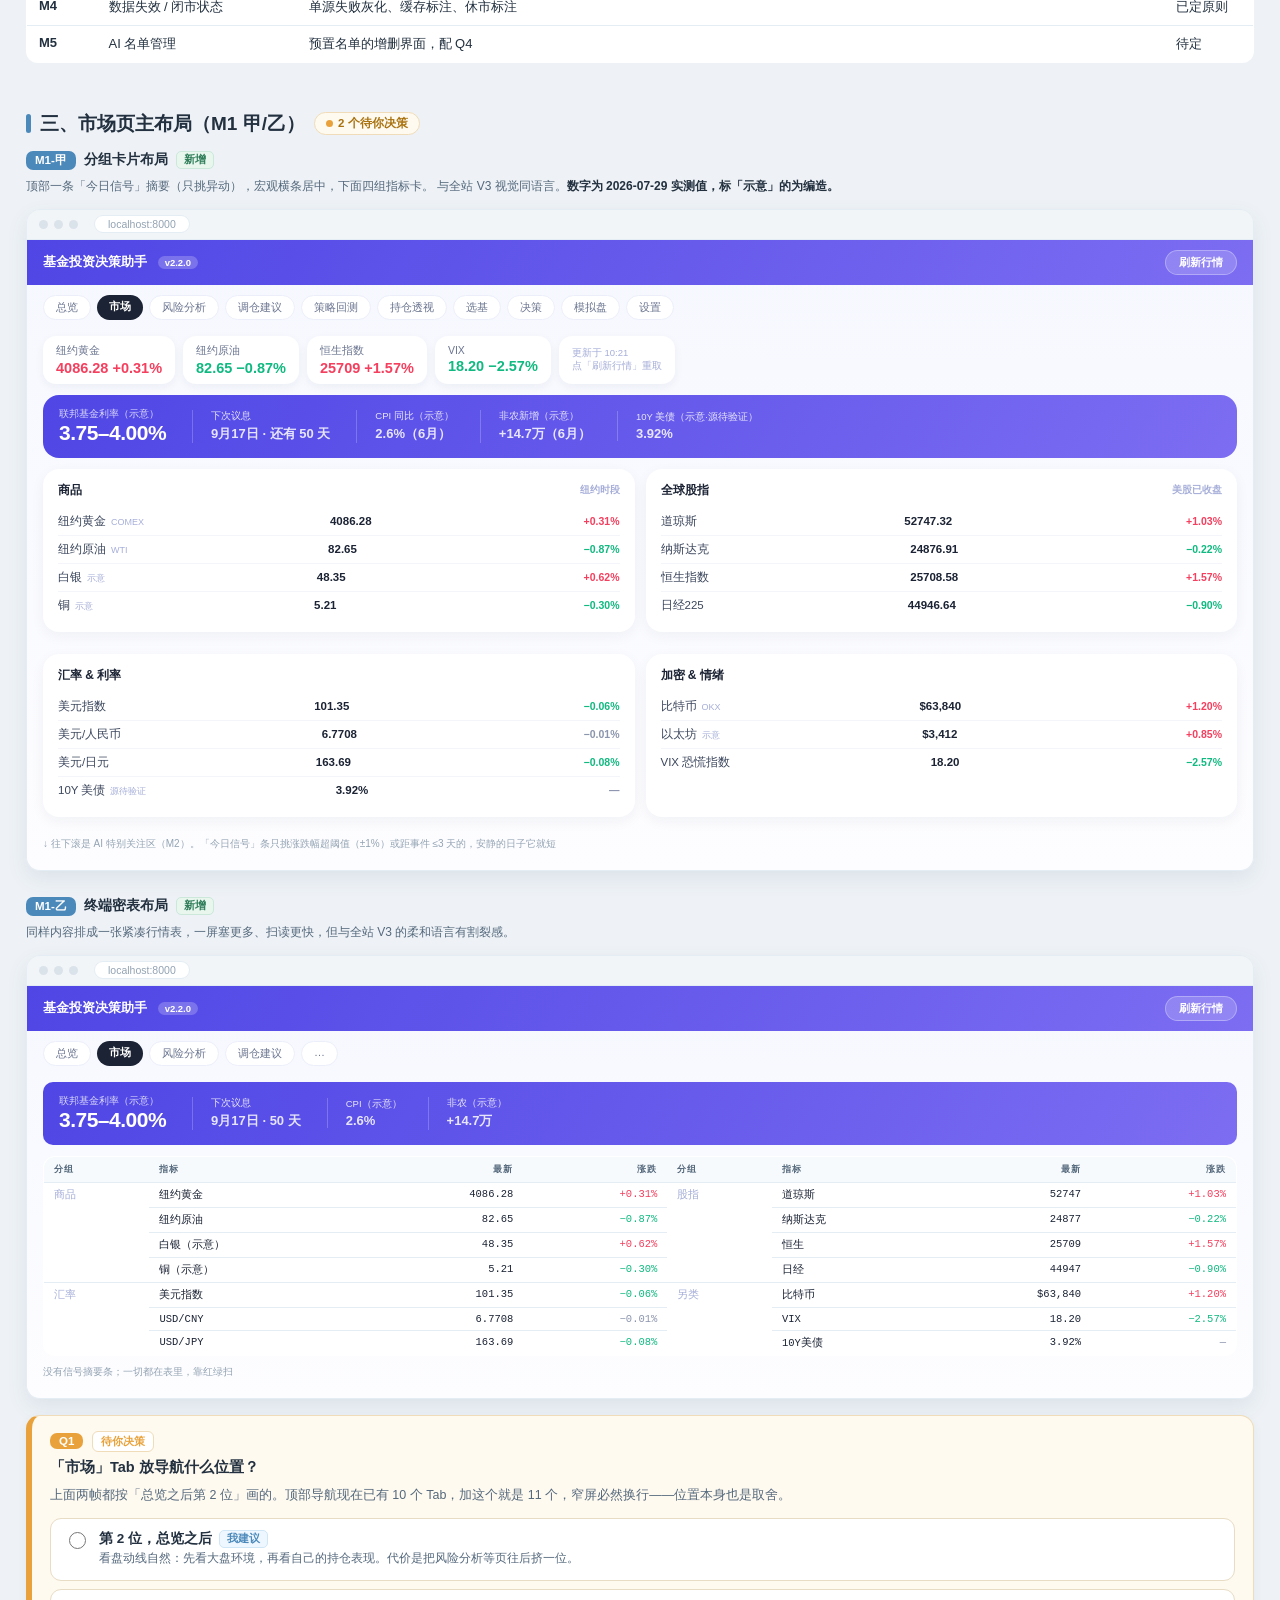
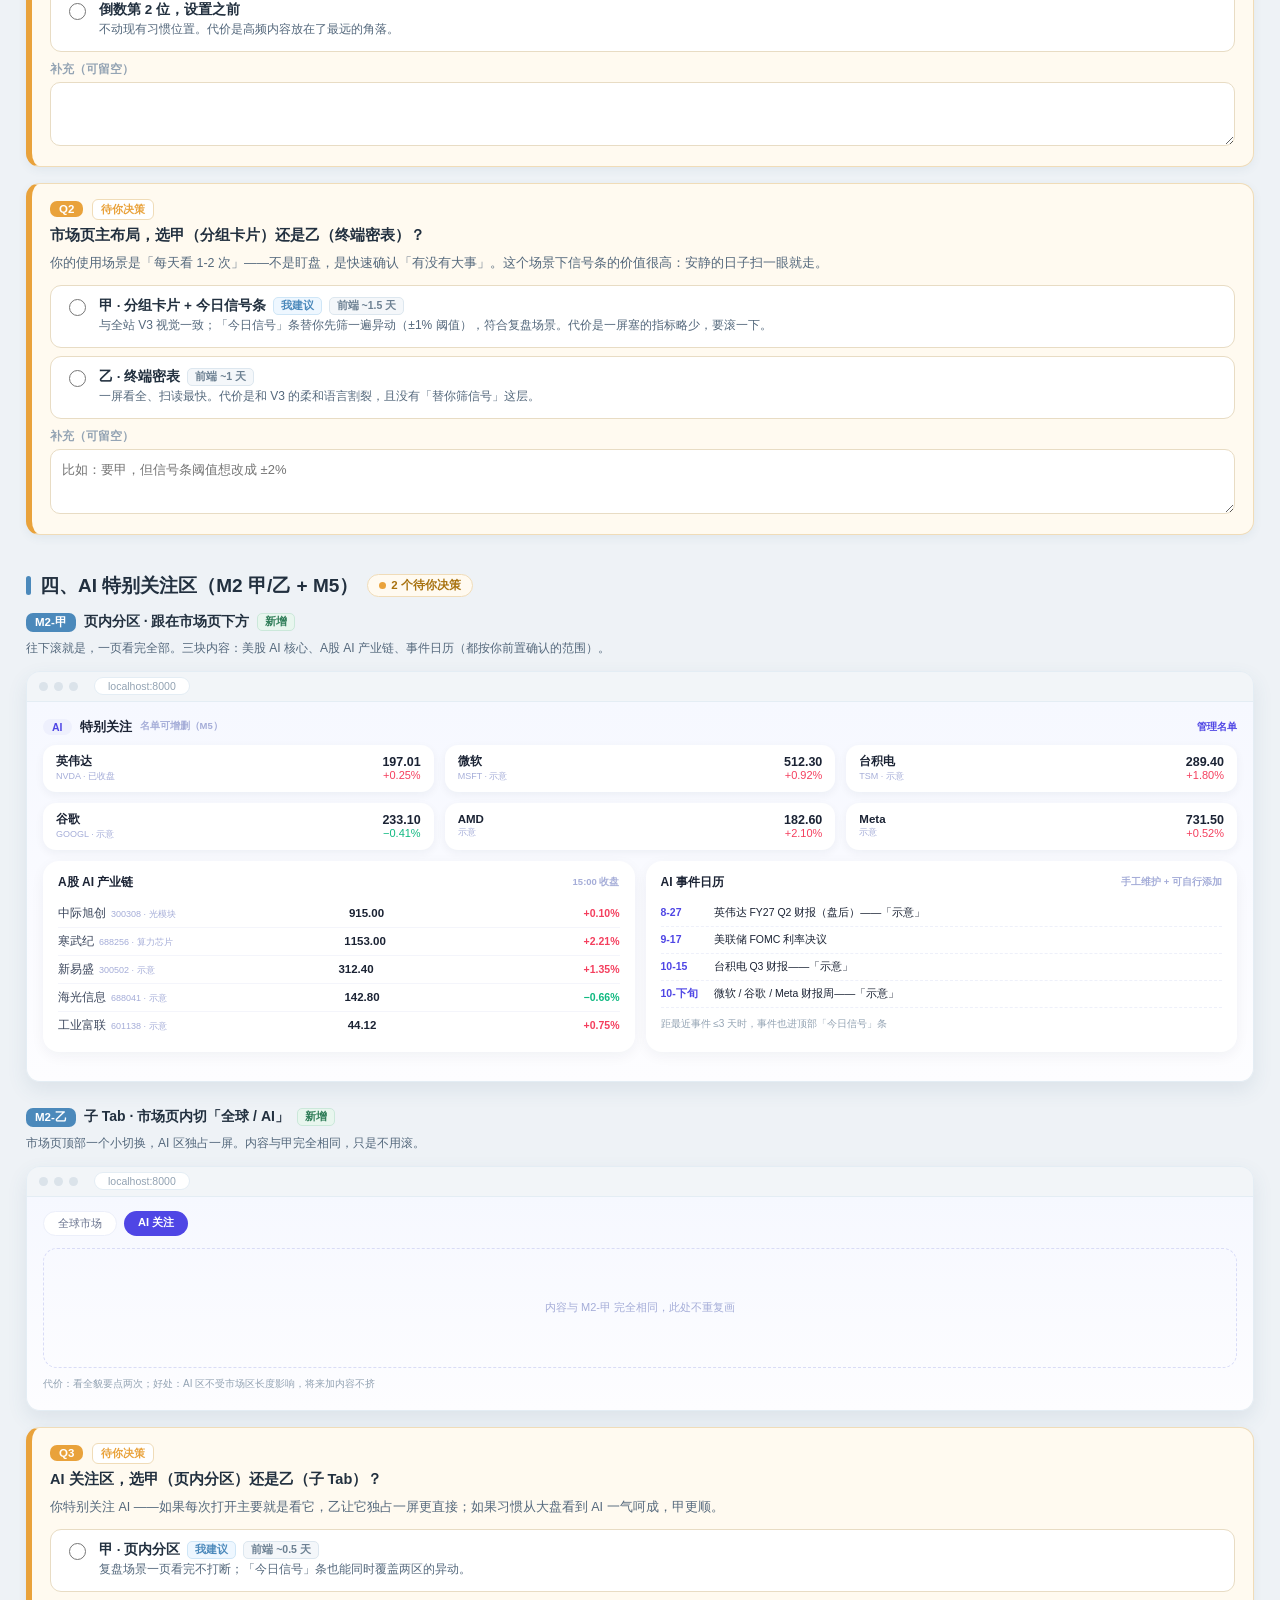
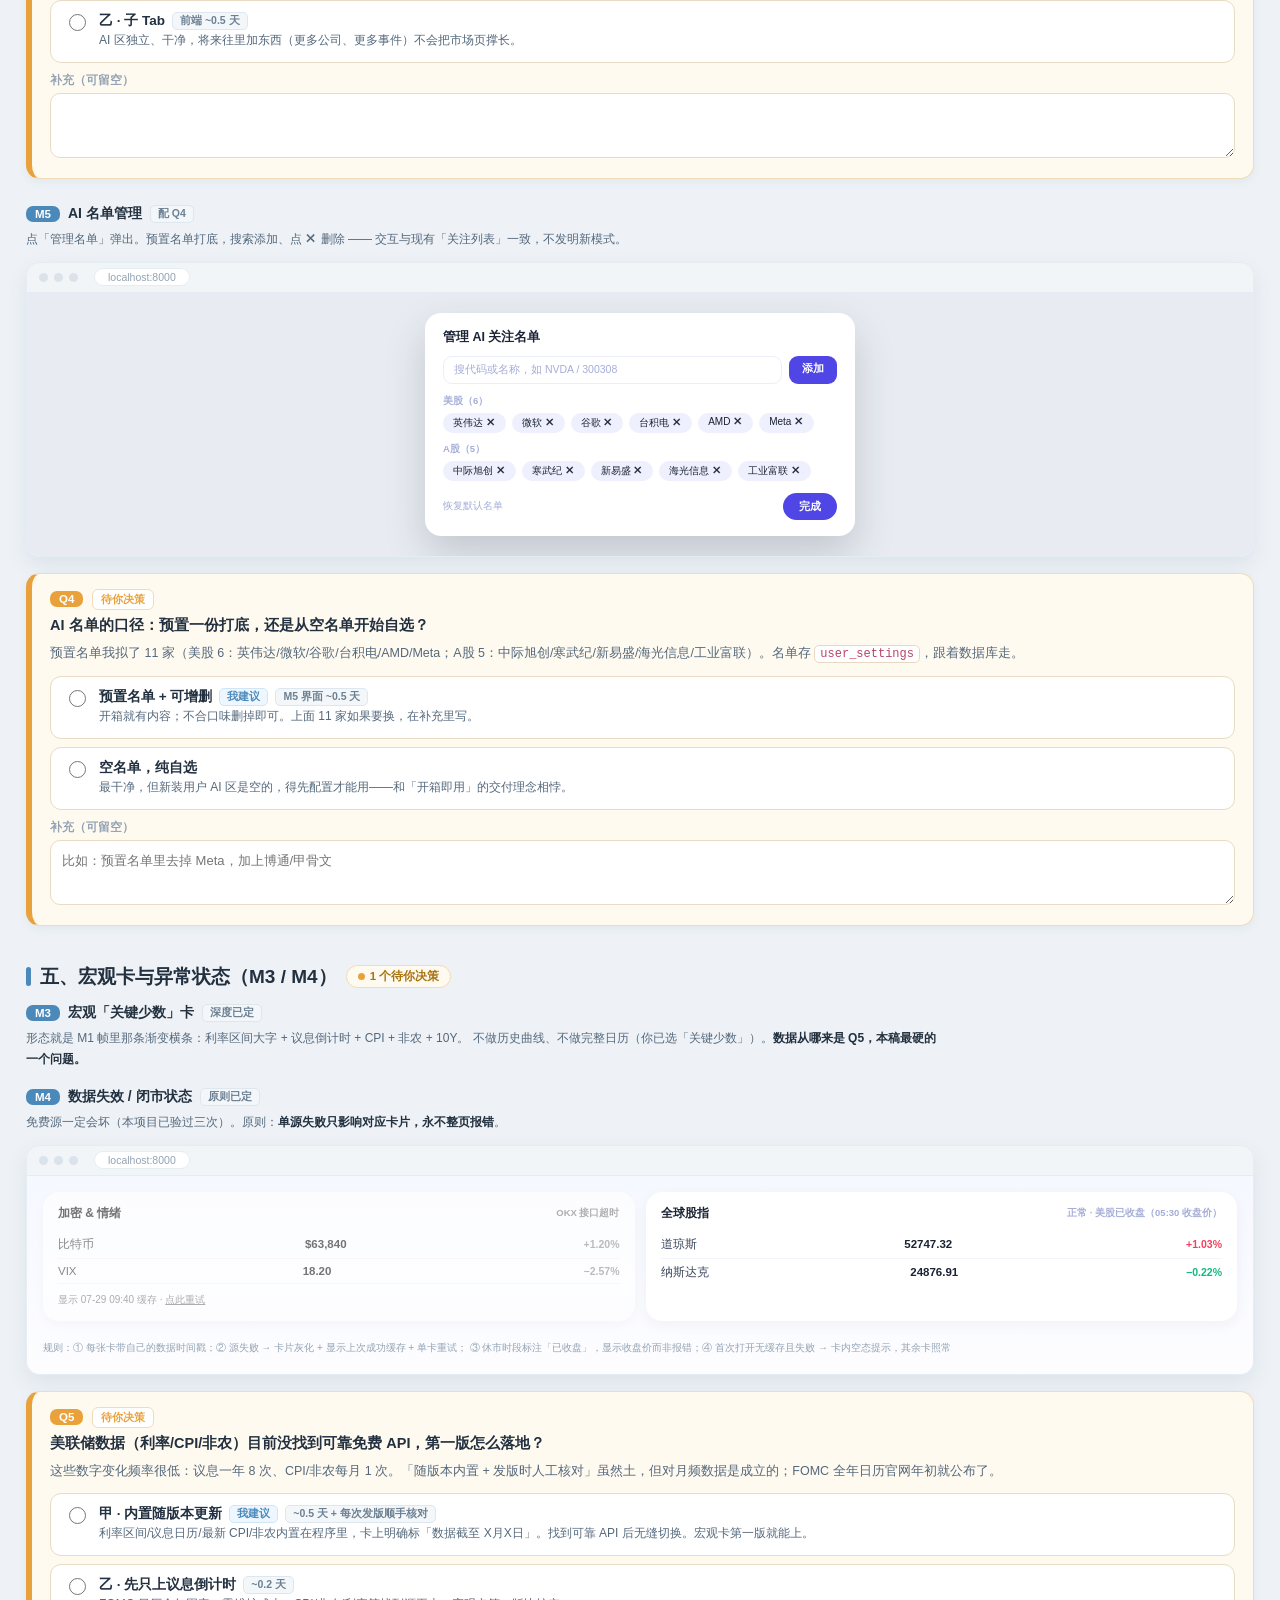
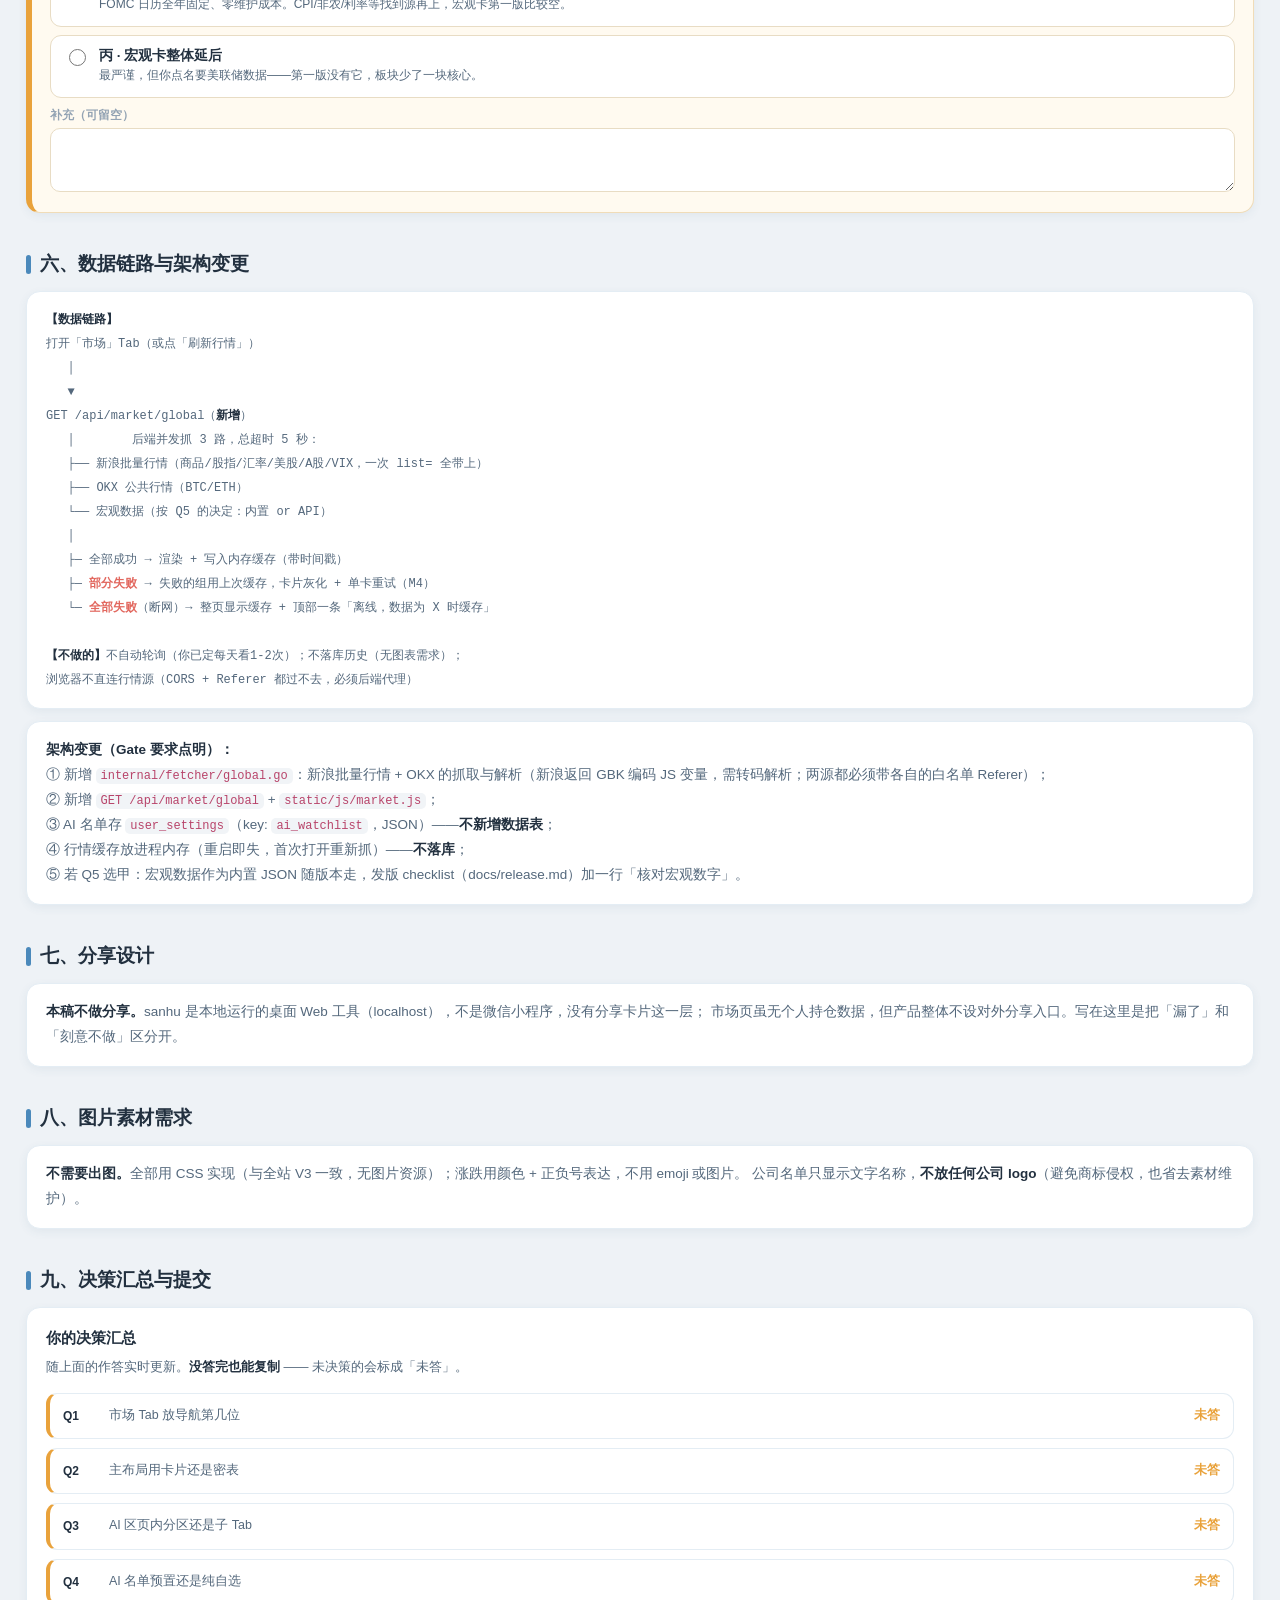
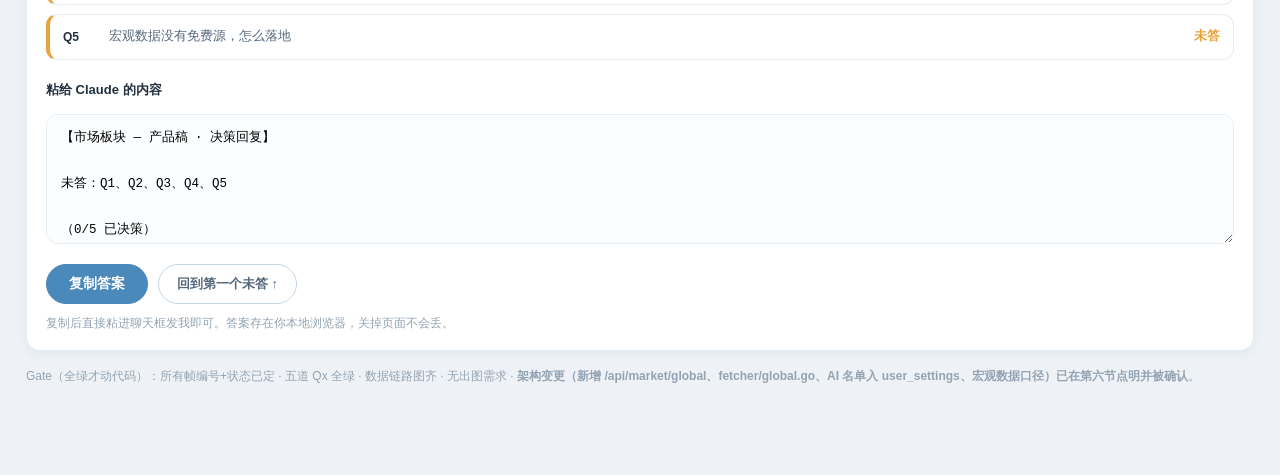
<file: docs/product-specs/market.html>
<!doctype html>
<!-- ============================================================================
     市场板块 · 产品稿
     从 ~/.claude/templates/product-spec-template.html 起手，决策卡引擎原样保留
     交付前跑：node ~/.claude/hooks/check-product-spec.mjs docs/product-specs/market.html
     ============================================================================ -->
<html lang="zh-CN">
<head>
<meta charset="utf-8" />
<meta name="viewport" content="width=device-width, initial-scale=1" />
<title>市场板块 · 产品稿</title>
<style>
:root{
  --bg:#eef2f6; --panel:#fff;
  --ink:#22303f; --ink-2:#54687c; --muted:#93a3b3; --line:#e4edf4;
  --primary:#7cb4de; --primary-deep:#4b89bb; --primary-soft:#eef7ff;
  --danger:#e2685f;
  --shadow:0 8px 20px rgba(63,96,127,.10);
  --shadow-sm:0 3px 10px rgba(63,96,127,.07);
  --dq-open:#e9a23b; --dq-open-bg:#fffaf0;
  --dq-done:#52a67c; --dq-done-bg:#f2faf6;
  /* 产品自身（V3 柔和理财）的令牌，稿内帧用它 */
  --app:#4f46e5; --app-2:#7c6df2; --app-soft:#eef0fd;
  --up:#f43f5e; --dn:#10b981;  /* 全站已定：红涨绿跌 */
}
*{box-sizing:border-box}
body{margin:0;background:var(--bg);color:var(--ink);
  font-family:"PingFang SC","Hiragino Sans GB","Microsoft YaHei",sans-serif;-webkit-font-smoothing:antialiased}
.doc{max-width:1560px;margin:0 auto;padding:0 26px 90px}
h1{font-size:25px;font-weight:800;margin:0 0 6px}
h2.sec{font-size:19px;font-weight:800;margin:38px 0 14px;display:flex;align-items:center;gap:9px;flex-wrap:wrap;scroll-margin-top:76px}
h2.sec::before{content:"";width:5px;height:19px;border-radius:3px;background:var(--primary-deep)}
.doc-head{padding:30px 0 6px}
.doc-head .sub{font-size:13px;color:var(--ink-2);line-height:1.9}
.pill{display:inline-block;font-size:11.5px;font-weight:800;border-radius:20px;padding:3px 11px;margin-right:7px}
.pill.draft{background:#fff4e2;color:#a8720f}
.pill.base{background:var(--primary-soft);color:var(--primary-deep)}
.card{background:var(--panel);border:1px solid var(--line);border-radius:14px;padding:16px 19px;box-shadow:var(--shadow-sm);font-size:13.5px;line-height:1.85;color:var(--ink-2)}
.card b{color:var(--ink)}
.card.warn{background:#fffaf0;border-color:#f0dcb8}
table{width:100%;border-collapse:collapse;font-size:13px;background:#fff;border:1px solid var(--line);border-radius:12px;overflow:hidden;margin:10px 0}
th{background:#f7fafc;text-align:left;padding:9px 12px;font-weight:700;color:var(--ink-2);border-bottom:1px solid var(--line)}
td{padding:9px 12px;border-bottom:1px solid var(--line);vertical-align:top}
tr:last-child td{border-bottom:none}
code{background:#f1f4f7;border-radius:5px;padding:1px 5px;font-size:12px;font-family:"SF Mono",Menlo,monospace;color:#b8446a}
.scrollx{overflow-x:auto}
.tag-ok{background:#e8f6ee;color:#2f7d58;border:1px solid #cbe8da;border-radius:5px;font-size:10.5px;font-weight:800;padding:1px 7px}
.tag-tbd{background:#fff4e2;color:#a8720f;border:1px solid #f0dcb8;border-radius:5px;font-size:10.5px;font-weight:800;padding:1px 7px}
.tag-new{background:#e8f6ee;color:#2f7d58;border:1px solid #cbe8da;border-radius:5px;font-size:10.5px;font-weight:800;padding:1px 7px}
.tag-state{background:#f4f7fa;color:#6c8092;border:1px solid #dde7ef;border-radius:5px;font-size:10.5px;font-weight:700;padding:1px 7px}

.cap{font-size:14px;font-weight:800;margin-bottom:6px;display:flex;align-items:center;gap:8px;flex-wrap:wrap}
.cap .no{background:var(--primary-deep);color:#fff;border-radius:7px;padding:2px 9px;font-size:11.5px;font-weight:800}
.capsub{font-size:12px;color:var(--ink-2);margin:0 0 12px;line-height:1.75;max-width:920px}
.capsub b{color:var(--ink)}
.mockwrap{border-radius:14px;overflow-x:auto;box-shadow:var(--shadow);border:1px solid var(--line);margin-bottom:8px}
.mk{min-width:820px;background:linear-gradient(180deg,#f6f8ff,#fdfdff);font-family:"PingFang SC",sans-serif;color:#1b2334}
.browser{height:30px;background:#f2f5f8;border-bottom:1px solid var(--line);display:flex;align-items:center;gap:6px;padding:0 12px}
.browser i{width:9px;height:9px;border-radius:50%;background:#dbe3ea;font-style:normal}
.browser .url{margin-left:10px;font-size:10.5px;color:var(--muted);background:#fff;border:1px solid var(--line);border-radius:11px;padding:2px 13px}
.mk .nav{background:linear-gradient(120deg,var(--app),var(--app-2));color:#fff;padding:10px 16px;font-size:13px;font-weight:800;display:flex;justify-content:space-between;align-items:center}
.mk .nav .v{font-size:9.5px;background:rgba(255,255,255,.22);border-radius:9px;padding:1px 7px;margin-left:7px}
.mk .nav .rbtn{background:rgba(255,255,255,.18);border:1px solid rgba(255,255,255,.3);border-radius:16px;padding:4px 13px;font-size:11px}
.mk .tabs{display:flex;gap:6px;padding:10px 16px 6px;overflow:hidden}
.mk .tabs span{font-size:11px;color:#6b7590;background:#fff;border:1px solid #eceffa;border-radius:15px;padding:4px 12px;white-space:nowrap}
.mk .tabs b{font-size:11px;color:#fff;background:#1b2334;border-radius:15px;padding:4px 12px;white-space:nowrap;font-weight:700}
.mk .body{padding:10px 16px 18px}
.mcard{background:#fff;border-radius:16px;padding:13px 15px;box-shadow:0 4px 14px rgba(27,35,52,.05);margin-bottom:11px}
.mcard .h{font-size:12px;font-weight:800;margin-bottom:9px;display:flex;justify-content:space-between;align-items:center}
.mcard .h em{font-style:normal;font-size:9.5px;color:#a5add8;font-weight:600}
.mgrid{display:grid;grid-template-columns:repeat(2,1fr);gap:11px}
.mgrid3{display:grid;grid-template-columns:repeat(3,1fr);gap:11px}
.q{display:flex;justify-content:space-between;align-items:baseline;padding:6px 0;border-bottom:1px solid #f4f5fb;font-size:11.5px}
.q:last-child{border-bottom:none}
.q .n{color:#3b465c}
.q .n i{font-style:normal;font-size:9px;color:#a5add8;margin-left:5px}
.q .v{font-weight:800;font-variant-numeric:tabular-nums}
.q .c{font-weight:700;font-size:10.5px;width:62px;text-align:right;font-variant-numeric:tabular-nums}
.up{color:var(--up)}.dn{color:var(--dn)}.flat{color:#8b95ad}
.sigbar{display:flex;gap:8px;flex-wrap:wrap;margin-bottom:11px}
.sig{background:#fff;border-radius:13px;box-shadow:0 3px 10px rgba(27,35,52,.05);padding:8px 13px;font-size:10.5px;color:#6b7590}
.sig b{display:block;font-size:14.5px;font-weight:800;color:#1b2334;margin-top:2px;font-variant-numeric:tabular-nums}
.sig b.up{color:var(--up)}.sig b.dn{color:var(--dn)}
.macro{background:linear-gradient(120deg,var(--app),var(--app-2));border-radius:16px;color:#fff;padding:13px 16px;margin-bottom:11px;display:flex;gap:26px;align-items:center;flex-wrap:wrap}
.macro .big .l{font-size:9.5px;opacity:.8}
.macro .big .v{font-size:21px;font-weight:800;letter-spacing:-.5px}
.macro .it{font-size:9.5px;opacity:.85;border-left:1px solid rgba(255,255,255,.25);padding-left:18px}
.macro .it b{display:block;font-size:13px;font-weight:700;margin-top:2px}
.term table{border:1px solid #e4e9f4;font-size:10.5px;margin:0;font-family:"SF Mono",Menlo,monospace}
.term th{font-size:9px;letter-spacing:1px;padding:6px 10px}
.term td{padding:5px 10px;font-variant-numeric:tabular-nums}
.aicoin{display:flex;align-items:center;justify-content:space-between;background:#fff;border-radius:13px;box-shadow:0 3px 10px rgba(27,35,52,.05);padding:9px 13px;font-size:11px}
.aicoin .nm b{display:block;font-size:11.5px}
.aicoin .nm i{font-style:normal;font-size:9px;color:#a5add8}
.aicoin .px{text-align:right;font-variant-numeric:tabular-nums}
.aicoin .px b{display:block;font-size:12.5px}
.evt{display:flex;gap:9px;font-size:10.5px;padding:6px 0;border-bottom:1px dashed #eef0fa;align-items:baseline}
.evt:last-child{border-bottom:none}
.evt .d{color:var(--app);font-weight:800;width:44px;flex:none}
.gray{filter:grayscale(1);opacity:.62}
.note-in-frame{font-size:10px;color:var(--muted);margin-top:7px;line-height:1.7}
.flow{font-family:"SF Mono",Menlo,monospace;font-size:12px;line-height:2;white-space:pre;overflow-x:auto;color:var(--ink-2)}
.flow b{color:var(--ink)}
.flow .bad{color:var(--danger);font-weight:700}

/* ============ 内联决策卡（勿删）============ */
.dqbar{position:sticky;top:0;z-index:200;margin:0 -26px 18px;padding:11px 26px;
  background:rgba(238,242,246,.94);backdrop-filter:blur(10px);border-bottom:1px solid #d7e3ec;
  display:flex;align-items:center;gap:14px;flex-wrap:wrap}
.dqbar .p-txt{font-size:13px;font-weight:800;white-space:nowrap}
.dqbar .p-txt em{font-style:normal;color:var(--dq-open)}
.dqbar .p-txt.all-done em{color:var(--dq-done)}
.dqbar .p-track{flex:1;min-width:120px;height:8px;border-radius:5px;background:#d3e0ea;overflow:hidden}
.dqbar .p-fill{height:100%;width:0;border-radius:5px;background:linear-gradient(90deg,#8ecfae,var(--dq-done));transition:width .25s}
.dqbar button{font-size:12.5px;font-weight:700;padding:7px 15px;border-radius:19px;cursor:pointer;
  border:1px solid #c6d6e2;background:#fff;color:var(--ink-2);white-space:nowrap}
.dqbar button:hover{border-color:var(--primary);color:var(--primary-deep)}
.dqbar button.primary{background:var(--primary-deep);border-color:var(--primary-deep);color:#fff}
.dqbar button.ghost-danger:hover{border-color:var(--danger);color:var(--danger)}
.dqrail{position:fixed;right:14px;top:50%;transform:translateY(-50%);z-index:190;
  display:flex;flex-direction:column;gap:8px;background:rgba(255,255,255,.9);backdrop-filter:blur(8px);
  border:1px solid #dce7ef;border-radius:22px;padding:10px 8px;box-shadow:var(--shadow-sm)}
.dqrail .rdot{width:26px;height:26px;border-radius:50%;cursor:pointer;display:flex;align-items:center;justify-content:center;
  font-size:10.5px;font-weight:800;background:var(--dq-open-bg);color:var(--dq-open);border:1.5px solid var(--dq-open);transition:.15s}
.dqrail .rdot:hover{transform:scale(1.12)}
.dqrail .rdot.done{background:var(--dq-done-bg);color:var(--dq-done);border-color:var(--dq-done)}
@media(max-width:1180px){.dqrail{display:none}}
.dq{margin:16px 0 6px;border-radius:14px;border:1px solid #f0dcb8;border-left:6px solid var(--dq-open);
  background:var(--dq-open-bg);padding:15px 18px 16px;scroll-margin-top:78px;box-shadow:var(--shadow-sm)}
.dq.answered{border-color:#cbe8da;border-left-color:var(--dq-done);background:var(--dq-done-bg)}
.dq-hd{display:flex;align-items:center;gap:9px;flex-wrap:wrap;margin-bottom:4px}
.dq-id{background:var(--dq-open);color:#fff;font-size:11.5px;font-weight:800;border-radius:7px;padding:2px 9px}
.dq.answered .dq-id{background:var(--dq-done)}
.dq-state{font-size:11px;font-weight:800;border-radius:6px;padding:2px 8px;background:#fff;color:var(--dq-open);border:1px solid #f0dcb8}
.dq.answered .dq-state{color:var(--dq-done);border-color:#cbe8da}
.dq:not(.answered) .dq-state{animation:dqPulse 2.2s ease-in-out infinite}
@keyframes dqPulse{0%,100%{opacity:1}50%{opacity:.45}}
.dq-q{font-size:14.5px;font-weight:800;line-height:1.6}
.dq-sub{font-size:12.5px;color:var(--ink-2);line-height:1.8;margin-top:5px}
.dq-sub code{background:#fff;border:1px solid #e6d9c0}
.dq-opts{margin-top:11px;display:flex;flex-direction:column;gap:8px}
.dq-opt{display:flex;align-items:flex-start;gap:10px;cursor:pointer;background:#fff;
  border:1.5px solid #e8dcc4;border-radius:11px;padding:11px 13px;transition:.15s}
.dq-opt:hover{border-color:var(--dq-open);box-shadow:0 2px 8px rgba(233,162,59,.13)}
.dq-opt input{width:17px;height:17px;margin-top:2px;flex:none;accent-color:var(--dq-done);cursor:pointer}
.dq-opt.sel{border-color:var(--dq-done);background:var(--dq-done-bg)}
.dq-opt .o-body{flex:1;min-width:0}
.dq-opt .o-t{font-size:13.5px;font-weight:800;display:flex;align-items:center;gap:7px;flex-wrap:wrap}
.dq-opt .o-d{font-size:12px;color:var(--ink-2);line-height:1.75;margin-top:3px}
.rec-chip{background:var(--primary-soft);color:var(--primary-deep);border:1px solid #cfe6f7;border-radius:5px;font-size:10.5px;font-weight:800;padding:1px 7px;white-space:nowrap}
.cost-chip{background:#f4f7fa;color:#6c8092;border:1px solid #dde7ef;border-radius:5px;font-size:10.5px;font-weight:700;padding:1px 7px;white-space:nowrap}
.dq-note{margin-top:10px}
.dq-note label{display:block;font-size:11.5px;color:var(--muted);font-weight:700;margin-bottom:5px}
.dq-note textarea{width:100%;min-height:52px;resize:vertical;border:1.5px solid #e8dcc4;border-radius:10px;
  padding:9px 11px;font-size:13px;font-family:inherit;line-height:1.7;background:#fff}
.dq-note textarea:focus{outline:none;border-color:var(--dq-open)}
.sec-badge{display:inline-flex;align-items:center;gap:5px;background:var(--dq-open-bg);color:#a8720f;
  border:1px solid #f0dcb8;border-radius:20px;font-size:11.5px;font-weight:800;padding:3px 11px}
.sec-badge.done{background:var(--dq-done-bg);color:#2f7d58;border-color:#cbe8da}
.sec-badge i{width:7px;height:7px;border-radius:50%;background:var(--dq-open);font-style:normal}
.sec-badge.done i{background:var(--dq-done)}
.dqsum-row{display:flex;align-items:flex-start;gap:12px;padding:11px 13px;border-radius:11px;background:#fff;
  border:1px solid var(--line);border-left:4px solid var(--dq-open);margin-bottom:9px;cursor:pointer}
.dqsum-row.done{border-left-color:var(--dq-done)}
.dqsum-row .s-id{font-size:12px;font-weight:800;color:var(--ink);flex:none;width:34px}
.dqsum-row .s-q{flex:1;min-width:0;font-size:12.5px;color:var(--ink-2);line-height:1.7}
.dqsum-row .s-a{flex:none;max-width:46%;font-size:12.5px;font-weight:800;color:var(--dq-done);text-align:right;line-height:1.7}
.dqsum-row:not(.done) .s-a{color:var(--dq-open)}
.dqsum-row .s-a .s-note{display:block;font-weight:600;color:var(--ink-2);font-size:11.5px;margin-top:3px}
.dq-out{width:100%;min-height:130px;resize:vertical;margin-top:12px;border:1.5px solid var(--line);border-radius:12px;
  padding:12px 14px;font-family:"SF Mono",Menlo,monospace;font-size:12.5px;line-height:1.85;background:#fbfdff}
.dq-out:focus{outline:none;border-color:var(--primary)}
.copy-hint{font-size:12px;color:var(--muted);margin-top:9px;line-height:1.8}
.toast{position:fixed;left:50%;bottom:38px;transform:translateX(-50%) translateY(14px);background:rgba(34,48,63,.94);
  color:#fff;font-size:13px;font-weight:700;padding:11px 22px;border-radius:24px;z-index:400;opacity:0;pointer-events:none;transition:.22s}
.toast.show{opacity:1;transform:translateX(-50%) translateY(0)}
</style>
</head>
<body>
<div class="doc">

  <!-- ===== 决策进度条 + 浮标（勿删）===== -->
  <div class="dqbar">
    <span class="p-txt" id="pTxt">0 / 0 已决策</span>
    <div class="p-track"><div class="p-fill" id="pFill"></div></div>
    <button id="btnNext">跳到下一个待决策 ↓</button>
    <button class="primary" id="btnCopyTop">复制答案给 Claude</button>
    <button class="ghost-danger" id="btnReset">清空</button>
  </div>
  <div class="dqrail" id="dqRail"></div>

  <!-- ===== ① 标题 ===== -->
  <div class="doc-head">
    <h1>市场板块 — 产品稿</h1>
    <div class="sub">
      <span class="pill draft">待确认</span><span class="pill base">桌面 Web · 视觉遵循 V3 柔和理财 · 红涨绿跌（全站已定）</span><br>
      落地文件：<b>static/index.html · static/js/market.js（新） · internal/fetcher/global.go（新） · internal/handler/market.go</b><br>
      日期：<b>2026-07-29</b>　·　共 <b>5</b> 个决策点　·　范围问题已前置确认（见第一节）
    </div>
  </div>

  <!-- ===== ② 背景与调性 ===== -->
  <section>
    <h2 class="sec">一、背景与调性</h2>
    <div class="card">
      <b>为什么做：</b>看全球市场关键信号（黄金/原油/美元/汇率/股指/美联储）现在要开好几个 App，
      信息散、噪音大。这个板块把「今天市场发生了什么」压缩到一屏，配一块 AI 特别关注区。<br>
      <b>调性：</b>信号优先、克制、不劝交易 —— 只呈现数字和变化，不做投顾式解读，不推「机会来了」。<br>
      <b>不在本轮范围：</b>行情图表（K线/分时）、新闻资讯流、AI 信号映射到可买基金（你在前置问题里未选）、
      任何交易入口。
    </div>
    <div class="card" style="margin-top:12px">
      <b>你已拍板的范围（2026-07-29 前置问答）：</b><br>
      ① 使用场景 = <b>每天看 1-2 次</b> → 打开时刷新 + 手动刷新按钮，<b>不做自动轮询</b>；<br>
      ② AI 区 = <b>美股 AI 核心公司 + A股 AI 产业链 + AI 事件日历</b>（未选基金映射）；<br>
      ③ 宏观 = <b>关键少数</b>：利率区间、下次议息倒计时、最新 CPI / 非农、10Y 美债收益率；<br>
      ④ 指标家族 = 点名项之外再加 <b>全球主要股指、国债收益率、加密货币、VIX</b>。
    </div>

    <h3 style="font-size:15px;font-weight:800;margin:24px 0 8px">数据源可行性（今天实测，不是拍脑袋）</h3>
    <div class="scrollx">
      <table>
        <tr><th style="width:170px">指标家族</th><th style="width:230px">数据源</th><th style="width:90px">状态</th><th>实测样例 / 备注</th></tr>
        <tr><td>黄金 / 原油 / 白银 / 铜</td><td>新浪 <code>hf_GC / hf_CL / hf_SI / hf_HG</code></td><td><span class="tag-ok">✓ 已验证</span></td><td>纽约黄金 4086.28、原油 82.65（需 Referer）</td></tr>
        <tr><td>美元指数</td><td>新浪 <code>DINIW</code></td><td><span class="tag-ok">✓ 已验证</span></td><td>101.35</td></tr>
        <tr><td>汇率（USDCNY / JPY / EUR…）</td><td>新浪 <code>fx_s*</code></td><td><span class="tag-ok">✓ 已验证</span></td><td>USDCNY 6.7708</td></tr>
        <tr><td>全球股指</td><td>新浪 <code>gb_$dji / gb_ixic / int_*</code></td><td><span class="tag-ok">✓ 已验证</span></td><td>道指 +1.03%、纳指 −0.22%、恒生 +1.57%</td></tr>
        <tr><td>美股个股（AI 公司）</td><td>新浪 <code>gb_nvda</code> 等</td><td><span class="tag-ok">✓ 已验证</span></td><td>英伟达 197.01 +0.25%</td></tr>
        <tr><td>A股个股（AI 产业链）</td><td>新浪 <code>sz300308</code> 等</td><td><span class="tag-ok">✓ 已验证</span></td><td>中际旭创 915.00、寒武纪 1153.00</td></tr>
        <tr><td>VIX 恐慌指数</td><td>新浪 <code>znb_VIX</code></td><td><span class="tag-ok">✓ 已验证</span></td><td>18.20 −2.57%</td></tr>
        <tr><td>比特币 / 以太坊</td><td>OKX 公共行情 API</td><td><span class="tag-ok">✓ 已验证</span></td><td>BTC $63,840（新浪加密接口已死）</td></tr>
        <tr><td>10Y 美债收益率</td><td>候选源均返回空</td><td><span class="tag-tbd">待验证</span></td><td>东财/英为待试；找不到就先不上（见 Q5）</td></tr>
        <tr><td>美联储：利率 / CPI / 非农 / 议息日历</td><td>无现成免费 API</td><td><span class="tag-tbd">待验证</span></td><td>落地策略见 Q5，这是本稿最大的不确定点</td></tr>
        <tr><td>AI 事件日历（财报日/发布会）</td><td>无稳定免费源</td><td><span class="tag-tbd">手工维护</span></td><td>内置每季更新的 JSON + 用户可自行添加</td></tr>
      </table>
    </div>
    <div class="card warn" style="margin-top:8px">
      <b>吸取本项目的教训写进设计里：</b>fundgz 实时估值接口整体下线、hycc 行业接口失效、东财 push2 限流——
      免费接口<b>一定会</b>坏。所以本板块从第一版就把「某个源挂了」当正常态设计（见 M4 帧），
      而不是等坏了再补：单源失败只灰化对应卡片、显示上次缓存 + 时间戳，绝不整页报错。
    </div>
  </section>

  <!-- ===== ③ 页面编号索引 ===== -->
  <section>
    <h2 class="sec">二、页面编号索引</h2>
    <div class="scrollx">
      <table>
        <tr><th style="width:70px">编号</th><th style="width:200px">页面 / 区块</th><th>说明</th><th style="width:90px">状态</th></tr>
        <tr><td><b>M1-甲</b></td><td>市场页 · 分组卡片布局</td><td>信号条 + 宏观横条 + 四组指标卡，Q2 二选一</td><td>待定</td></tr>
        <tr><td><b>M1-乙</b></td><td>市场页 · 终端密表布局</td><td>同样内容排成紧凑行情表，Q2 二选一</td><td>待定</td></tr>
        <tr><td><b>M2-甲</b></td><td>AI 关注区 · 页内分区</td><td>跟在市场页下方，Q3 二选一</td><td>待定</td></tr>
        <tr><td><b>M2-乙</b></td><td>AI 关注区 · 子 Tab</td><td>市场页内切换「全球 / AI」，Q3 二选一</td><td>待定</td></tr>
        <tr><td><b>M3</b></td><td>宏观「关键少数」卡</td><td>深度已定（前置问答），只画定稿形态</td><td>内容已定</td></tr>
        <tr><td><b>M4</b></td><td>数据失效 / 闭市状态</td><td>单源失败灰化、缓存标注、休市标注</td><td>已定原则</td></tr>
        <tr><td><b>M5</b></td><td>AI 名单管理</td><td>预置名单的增删界面，配 Q4</td><td>待定</td></tr>
      </table>
    </div>
  </section>

  <!-- ===== ④ 帧 + 内联决策卡 ===== -->
  <section>
    <h2 class="sec">三、市场页主布局（M1 甲/乙）</h2>

    <div class="cap"><span class="no">M1-甲</span>分组卡片布局<span class="tag-new">新增</span></div>
    <div class="capsub">
      顶部一条「今日信号」摘要（只挑异动），宏观横条居中，下面四组指标卡。
      与全站 V3 视觉同语言。<b>数字为 2026-07-29 实测值，标「示意」的为编造。</b>
    </div>
    <div class="mockwrap">
      <div class="browser"><i></i><i></i><i></i><span class="url">localhost:8000</span></div>
      <div class="mk">
        <div class="nav"><span>基金投资决策助手 <span class="v">v2.2.0</span></span><span class="rbtn">刷新行情</span></div>
        <div class="tabs"><span>总览</span><b>市场</b><span>风险分析</span><span>调仓建议</span><span>策略回测</span><span>持仓透视</span><span>选基</span><span>决策</span><span>模拟盘</span><span>设置</span></div>
        <div class="body">
          <div class="sigbar">
            <div class="sig">纽约黄金<b class="up">4086.28 +0.31%</b></div>
            <div class="sig">纽约原油<b class="dn">82.65 −0.87%</b></div>
            <div class="sig">恒生指数<b class="up">25709 +1.57%</b></div>
            <div class="sig">VIX<b class="dn">18.20 −2.57%</b></div>
            <div class="sig" style="font-size:9.5px;display:flex;align-items:center;color:#a5add8">更新于 10:21<br>点「刷新行情」重取</div>
          </div>

          <div class="macro">
            <div class="big"><div class="l">联邦基金利率（示意）</div><div class="v">3.75–4.00%</div></div>
            <div class="it">下次议息<b>9月17日 · 还有 50 天</b></div>
            <div class="it">CPI 同比（示意）<b>2.6%（6月）</b></div>
            <div class="it">非农新增（示意）<b>+14.7万（6月）</b></div>
            <div class="it">10Y 美债（示意·源待验证）<b>3.92%</b></div>
          </div>

          <div class="mgrid">
            <div class="mcard">
              <div class="h">商品 <em>纽约时段</em></div>
              <div class="q"><span class="n">纽约黄金<i>COMEX</i></span><span class="v">4086.28</span><span class="c up">+0.31%</span></div>
              <div class="q"><span class="n">纽约原油<i>WTI</i></span><span class="v">82.65</span><span class="c dn">−0.87%</span></div>
              <div class="q"><span class="n">白银<i>示意</i></span><span class="v">48.35</span><span class="c up">+0.62%</span></div>
              <div class="q"><span class="n">铜<i>示意</i></span><span class="v">5.21</span><span class="c dn">−0.30%</span></div>
            </div>
            <div class="mcard">
              <div class="h">全球股指 <em>美股已收盘</em></div>
              <div class="q"><span class="n">道琼斯</span><span class="v">52747.32</span><span class="c up">+1.03%</span></div>
              <div class="q"><span class="n">纳斯达克</span><span class="v">24876.91</span><span class="c dn">−0.22%</span></div>
              <div class="q"><span class="n">恒生指数</span><span class="v">25708.58</span><span class="c up">+1.57%</span></div>
              <div class="q"><span class="n">日经225</span><span class="v">44946.64</span><span class="c dn">−0.90%</span></div>
            </div>
            <div class="mcard">
              <div class="h">汇率 &amp; 利率</div>
              <div class="q"><span class="n">美元指数</span><span class="v">101.35</span><span class="c dn">−0.06%</span></div>
              <div class="q"><span class="n">美元/人民币</span><span class="v">6.7708</span><span class="c flat">−0.01%</span></div>
              <div class="q"><span class="n">美元/日元</span><span class="v">163.69</span><span class="c dn">−0.08%</span></div>
              <div class="q"><span class="n">10Y 美债<i>源待验证</i></span><span class="v">3.92%</span><span class="c flat">—</span></div>
            </div>
            <div class="mcard">
              <div class="h">加密 &amp; 情绪</div>
              <div class="q"><span class="n">比特币<i>OKX</i></span><span class="v">$63,840</span><span class="c up">+1.20%</span></div>
              <div class="q"><span class="n">以太坊<i>示意</i></span><span class="v">$3,412</span><span class="c up">+0.85%</span></div>
              <div class="q"><span class="n">VIX 恐慌指数</span><span class="v">18.20</span><span class="c dn">−2.57%</span></div>
            </div>
          </div>
          <div class="note-in-frame">↓ 往下滚是 AI 特别关注区（M2）。「今日信号」条只挑涨跌幅超阈值（±1%）或距事件 ≤3 天的，安静的日子它就短</div>
        </div>
      </div>
    </div>

    <div class="cap" style="margin-top:26px"><span class="no">M1-乙</span>终端密表布局<span class="tag-new">新增</span></div>
    <div class="capsub">同样内容排成一张紧凑行情表，一屏塞更多、扫读更快，但与全站 V3 的柔和语言有割裂感。</div>
    <div class="mockwrap">
      <div class="browser"><i></i><i></i><i></i><span class="url">localhost:8000</span></div>
      <div class="mk">
        <div class="nav"><span>基金投资决策助手 <span class="v">v2.2.0</span></span><span class="rbtn">刷新行情</span></div>
        <div class="tabs"><span>总览</span><b>市场</b><span>风险分析</span><span>调仓建议</span><span>…</span></div>
        <div class="body term">
          <div class="macro" style="border-radius:10px">
            <div class="big"><div class="l">联邦基金利率（示意）</div><div class="v">3.75–4.00%</div></div>
            <div class="it">下次议息<b>9月17日 · 50 天</b></div>
            <div class="it">CPI（示意）<b>2.6%</b></div>
            <div class="it">非农（示意）<b>+14.7万</b></div>
          </div>
          <table>
            <tr><th>分组</th><th>指标</th><th style="text-align:right">最新</th><th style="text-align:right">涨跌</th><th>分组</th><th>指标</th><th style="text-align:right">最新</th><th style="text-align:right">涨跌</th></tr>
            <tr><td rowspan="4" style="color:#a5add8">商品</td><td>纽约黄金</td><td style="text-align:right">4086.28</td><td style="text-align:right" class="up">+0.31%</td><td rowspan="4" style="color:#a5add8">股指</td><td>道琼斯</td><td style="text-align:right">52747</td><td style="text-align:right" class="up">+1.03%</td></tr>
            <tr><td>纽约原油</td><td style="text-align:right">82.65</td><td style="text-align:right" class="dn">−0.87%</td><td>纳斯达克</td><td style="text-align:right">24877</td><td style="text-align:right" class="dn">−0.22%</td></tr>
            <tr><td>白银（示意）</td><td style="text-align:right">48.35</td><td style="text-align:right" class="up">+0.62%</td><td>恒生</td><td style="text-align:right">25709</td><td style="text-align:right" class="up">+1.57%</td></tr>
            <tr><td>铜（示意）</td><td style="text-align:right">5.21</td><td style="text-align:right" class="dn">−0.30%</td><td>日经</td><td style="text-align:right">44947</td><td style="text-align:right" class="dn">−0.90%</td></tr>
            <tr><td rowspan="3" style="color:#a5add8">汇率</td><td>美元指数</td><td style="text-align:right">101.35</td><td style="text-align:right" class="dn">−0.06%</td><td rowspan="3" style="color:#a5add8">另类</td><td>比特币</td><td style="text-align:right">$63,840</td><td style="text-align:right" class="up">+1.20%</td></tr>
            <tr><td>USD/CNY</td><td style="text-align:right">6.7708</td><td style="text-align:right" class="flat">−0.01%</td><td>VIX</td><td style="text-align:right">18.20</td><td style="text-align:right" class="dn">−2.57%</td></tr>
            <tr><td>USD/JPY</td><td style="text-align:right">163.69</td><td style="text-align:right" class="dn">−0.08%</td><td>10Y美债</td><td style="text-align:right">3.92%</td><td style="text-align:right" class="flat">—</td></tr>
          </table>
          <div class="note-in-frame">没有信号摘要条；一切都在表里，靠红绿扫</div>
        </div>
      </div>
    </div>

    <!-- ===== Q1 ===== -->
    <div class="dq" id="Q1" data-q="Q1" data-title="市场 Tab 放导航第几位">
      <div class="dq-hd"><span class="dq-id">Q1</span><span class="dq-state">待你决策</span></div>
      <div class="dq-q">「市场」Tab 放导航什么位置？</div>
      <div class="dq-sub">上面两帧都按「总览之后第 2 位」画的。顶部导航现在已有 10 个 Tab，加这个就是 11 个，窄屏必然换行——位置本身也是取舍。</div>
      <div class="dq-opts">
        <label class="dq-opt"><input type="radio" name="Q1" value="第2位（总览之后）">
          <span class="o-body">
            <span class="o-t">第 2 位，总览之后<span class="rec-chip">我建议</span></span>
            <span class="o-d">看盘动线自然：先看大盘环境，再看自己的持仓表现。代价是把风险分析等页往后挤一位。</span>
          </span></label>
        <label class="dq-opt"><input type="radio" name="Q1" value="最后一位（设置之前）">
          <span class="o-body">
            <span class="o-t">倒数第 2 位，设置之前</span>
            <span class="o-d">不动现有习惯位置。代价是高频内容放在了最远的角落。</span>
          </span></label>
      </div>
      <div class="dq-note"><label>补充（可留空）</label><textarea placeholder=""></textarea></div>
    </div>

    <!-- ===== Q2 ===== -->
    <div class="dq" id="Q2" data-q="Q2" data-title="主布局用卡片还是密表">
      <div class="dq-hd"><span class="dq-id">Q2</span><span class="dq-state">待你决策</span></div>
      <div class="dq-q">市场页主布局，选甲（分组卡片）还是乙（终端密表）？</div>
      <div class="dq-sub">你的使用场景是「每天看 1-2 次」——不是盯盘，是快速确认「有没有大事」。这个场景下信号条的价值很高：安静的日子扫一眼就走。</div>
      <div class="dq-opts">
        <label class="dq-opt"><input type="radio" name="Q2" value="甲 · 分组卡片 + 今日信号条">
          <span class="o-body">
            <span class="o-t">甲 · 分组卡片 + 今日信号条<span class="rec-chip">我建议</span><span class="cost-chip">前端 ~1.5 天</span></span>
            <span class="o-d">与全站 V3 视觉一致；「今日信号」条替你先筛一遍异动（±1% 阈值），符合复盘场景。代价是一屏塞的指标略少，要滚一下。</span>
          </span></label>
        <label class="dq-opt"><input type="radio" name="Q2" value="乙 · 终端密表">
          <span class="o-body">
            <span class="o-t">乙 · 终端密表<span class="cost-chip">前端 ~1 天</span></span>
            <span class="o-d">一屏看全、扫读最快。代价是和 V3 的柔和语言割裂，且没有「替你筛信号」这层。</span>
          </span></label>
      </div>
      <div class="dq-note"><label>补充（可留空）</label><textarea placeholder="比如：要甲，但信号条阈值想改成 ±2%"></textarea></div>
    </div>
  </section>

  <section>
    <h2 class="sec">四、AI 特别关注区（M2 甲/乙 + M5）</h2>

    <div class="cap"><span class="no">M2-甲</span>页内分区 · 跟在市场页下方<span class="tag-new">新增</span></div>
    <div class="capsub">往下滚就是，一页看完全部。三块内容：美股 AI 核心、A股 AI 产业链、事件日历（都按你前置确认的范围）。</div>
    <div class="mockwrap">
      <div class="browser"><i></i><i></i><i></i><span class="url">localhost:8000</span></div>
      <div class="mk">
        <div class="body" style="padding-top:16px">
          <div style="font-size:13px;font-weight:800;margin-bottom:9px;display:flex;align-items:center;gap:8px">
            <span style="background:var(--app-soft);color:var(--app);border-radius:8px;padding:2px 9px;font-size:10.5px">AI</span>特别关注
            <span style="font-size:9.5px;color:#a5add8;font-weight:600">名单可增删（M5）</span>
            <span style="margin-left:auto;font-size:10px;color:var(--app)">管理名单</span>
          </div>
          <div class="mgrid3" style="margin-bottom:11px">
            <div class="aicoin"><span class="nm"><b>英伟达</b><i>NVDA · 已收盘</i></span><span class="px"><b>197.01</b><span class="up">+0.25%</span></span></div>
            <div class="aicoin"><span class="nm"><b>微软</b><i>MSFT · 示意</i></span><span class="px"><b>512.30</b><span class="up">+0.92%</span></span></div>
            <div class="aicoin"><span class="nm"><b>台积电</b><i>TSM · 示意</i></span><span class="px"><b>289.40</b><span class="up">+1.80%</span></span></div>
            <div class="aicoin"><span class="nm"><b>谷歌</b><i>GOOGL · 示意</i></span><span class="px"><b>233.10</b><span class="dn">−0.41%</span></span></div>
            <div class="aicoin"><span class="nm"><b>AMD</b><i>示意</i></span><span class="px"><b>182.60</b><span class="up">+2.10%</span></span></div>
            <div class="aicoin"><span class="nm"><b>Meta</b><i>示意</i></span><span class="px"><b>731.50</b><span class="up">+0.52%</span></span></div>
          </div>
          <div class="mgrid">
            <div class="mcard">
              <div class="h">A股 AI 产业链 <em>15:00 收盘</em></div>
              <div class="q"><span class="n">中际旭创<i>300308 · 光模块</i></span><span class="v">915.00</span><span class="c up">+0.10%</span></div>
              <div class="q"><span class="n">寒武纪<i>688256 · 算力芯片</i></span><span class="v">1153.00</span><span class="c up">+2.21%</span></div>
              <div class="q"><span class="n">新易盛<i>300502 · 示意</i></span><span class="v">312.40</span><span class="c up">+1.35%</span></div>
              <div class="q"><span class="n">海光信息<i>688041 · 示意</i></span><span class="v">142.80</span><span class="c dn">−0.66%</span></div>
              <div class="q"><span class="n">工业富联<i>601138 · 示意</i></span><span class="v">44.12</span><span class="c up">+0.75%</span></div>
            </div>
            <div class="mcard">
              <div class="h">AI 事件日历 <em>手工维护 + 可自行添加</em></div>
              <div class="evt"><span class="d">8-27</span><span>英伟达 FY27 Q2 财报（盘后）——「示意」</span></div>
              <div class="evt"><span class="d">9-17</span><span>美联储 FOMC 利率决议</span></div>
              <div class="evt"><span class="d">10-15</span><span>台积电 Q3 财报——「示意」</span></div>
              <div class="evt"><span class="d">10-下旬</span><span>微软 / 谷歌 / Meta 财报周——「示意」</span></div>
              <div class="note-in-frame">距最近事件 ≤3 天时，事件也进顶部「今日信号」条</div>
            </div>
          </div>
        </div>
      </div>
    </div>

    <div class="cap" style="margin-top:26px"><span class="no">M2-乙</span>子 Tab · 市场页内切「全球 / AI」<span class="tag-new">新增</span></div>
    <div class="capsub">市场页顶部一个小切换，AI 区独占一屏。内容与甲完全相同，只是不用滚。</div>
    <div class="mockwrap">
      <div class="browser"><i></i><i></i><i></i><span class="url">localhost:8000</span></div>
      <div class="mk">
        <div class="body" style="padding-top:14px">
          <div style="display:flex;gap:7px;margin-bottom:12px">
            <span style="font-size:11px;color:#6b7590;background:#fff;border:1px solid #eceffa;border-radius:15px;padding:4px 14px">全球市场</span>
            <span style="font-size:11px;color:#fff;background:var(--app);border-radius:15px;padding:4px 14px;font-weight:700">AI 关注</span>
          </div>
          <div style="height:120px;border:1.5px dashed #d9dcf7;border-radius:14px;display:flex;align-items:center;justify-content:center;color:#a5add8;font-size:11px">
            内容与 M2-甲 完全相同，此处不重复画
          </div>
          <div class="note-in-frame">代价：看全貌要点两次；好处：AI 区不受市场区长度影响，将来加内容不挤</div>
        </div>
      </div>
    </div>

    <!-- ===== Q3 ===== -->
    <div class="dq" id="Q3" data-q="Q3" data-title="AI 区页内分区还是子 Tab">
      <div class="dq-hd"><span class="dq-id">Q3</span><span class="dq-state">待你决策</span></div>
      <div class="dq-q">AI 关注区，选甲（页内分区）还是乙（子 Tab）？</div>
      <div class="dq-sub">你特别关注 AI ——如果每次打开主要就是看它，乙让它独占一屏更直接；如果习惯从大盘看到 AI 一气呵成，甲更顺。</div>
      <div class="dq-opts">
        <label class="dq-opt"><input type="radio" name="Q3" value="甲 · 页内分区，一页滚到底">
          <span class="o-body">
            <span class="o-t">甲 · 页内分区<span class="rec-chip">我建议</span><span class="cost-chip">前端 ~0.5 天</span></span>
            <span class="o-d">复盘场景一页看完不打断；「今日信号」条也能同时覆盖两区的异动。</span>
          </span></label>
        <label class="dq-opt"><input type="radio" name="Q3" value="乙 · 子 Tab 独占一屏">
          <span class="o-body">
            <span class="o-t">乙 · 子 Tab<span class="cost-chip">前端 ~0.5 天</span></span>
            <span class="o-d">AI 区独立、干净，将来往里加东西（更多公司、更多事件）不会把市场页撑长。</span>
          </span></label>
      </div>
      <div class="dq-note"><label>补充（可留空）</label><textarea placeholder=""></textarea></div>
    </div>

    <div class="cap" style="margin-top:26px"><span class="no">M5</span>AI 名单管理<span class="tag-state">配 Q4</span></div>
    <div class="capsub">点「管理名单」弹出。预置名单打底，搜索添加、点 ✕ 删除 —— 交互与现有「关注列表」一致，不发明新模式。</div>
    <div class="mockwrap">
      <div class="browser"><i></i><i></i><i></i><span class="url">localhost:8000</span></div>
      <div class="mk">
        <div class="body" style="background:#e8ecf2;padding:20px 16px">
          <div style="max-width:430px;margin:0 auto;background:#fff;border-radius:16px;padding:16px 18px;box-shadow:0 18px 40px rgba(27,35,52,.18)">
            <div style="font-size:12.5px;font-weight:800;margin-bottom:10px">管理 AI 关注名单</div>
            <div style="display:flex;gap:7px;margin-bottom:11px">
              <span style="flex:1;border:1px solid #eceffa;border-radius:9px;padding:6px 10px;font-size:10.5px;color:#a5add8">搜代码或名称，如 NVDA / 300308</span>
              <span style="background:var(--app);color:#fff;border-radius:9px;padding:6px 13px;font-size:10.5px;font-weight:700">添加</span>
            </div>
            <div style="font-size:9.5px;color:#a5add8;font-weight:700;margin-bottom:5px">美股（6）</div>
            <div style="display:flex;gap:6px;flex-wrap:wrap;margin-bottom:10px">
              <span style="background:var(--app-soft);border-radius:13px;padding:3px 10px;font-size:10px">英伟达 ✕</span>
              <span style="background:var(--app-soft);border-radius:13px;padding:3px 10px;font-size:10px">微软 ✕</span>
              <span style="background:var(--app-soft);border-radius:13px;padding:3px 10px;font-size:10px">谷歌 ✕</span>
              <span style="background:var(--app-soft);border-radius:13px;padding:3px 10px;font-size:10px">台积电 ✕</span>
              <span style="background:var(--app-soft);border-radius:13px;padding:3px 10px;font-size:10px">AMD ✕</span>
              <span style="background:var(--app-soft);border-radius:13px;padding:3px 10px;font-size:10px">Meta ✕</span>
            </div>
            <div style="font-size:9.5px;color:#a5add8;font-weight:700;margin-bottom:5px">A股（5）</div>
            <div style="display:flex;gap:6px;flex-wrap:wrap;margin-bottom:12px">
              <span style="background:var(--app-soft);border-radius:13px;padding:3px 10px;font-size:10px">中际旭创 ✕</span>
              <span style="background:var(--app-soft);border-radius:13px;padding:3px 10px;font-size:10px">寒武纪 ✕</span>
              <span style="background:var(--app-soft);border-radius:13px;padding:3px 10px;font-size:10px">新易盛 ✕</span>
              <span style="background:var(--app-soft);border-radius:13px;padding:3px 10px;font-size:10px">海光信息 ✕</span>
              <span style="background:var(--app-soft);border-radius:13px;padding:3px 10px;font-size:10px">工业富联 ✕</span>
            </div>
            <div style="display:flex;justify-content:space-between;align-items:center">
              <span style="font-size:9.5px;color:#a5add8">恢复默认名单</span>
              <span style="background:var(--app);color:#fff;border-radius:15px;padding:6px 16px;font-size:11px;font-weight:700">完成</span>
            </div>
          </div>
        </div>
      </div>
    </div>

    <!-- ===== Q4 ===== -->
    <div class="dq" id="Q4" data-q="Q4" data-title="AI 名单预置还是纯自选">
      <div class="dq-hd"><span class="dq-id">Q4</span><span class="dq-state">待你决策</span></div>
      <div class="dq-q">AI 名单的口径：预置一份打底，还是从空名单开始自选？</div>
      <div class="dq-sub">预置名单我拟了 11 家（美股 6：英伟达/微软/谷歌/台积电/AMD/Meta；A股 5：中际旭创/寒武纪/新易盛/海光信息/工业富联）。名单存 <code>user_settings</code>，跟着数据库走。</div>
      <div class="dq-opts">
        <label class="dq-opt"><input type="radio" name="Q4" value="预置名单 + 可增删">
          <span class="o-body">
            <span class="o-t">预置名单 + 可增删<span class="rec-chip">我建议</span><span class="cost-chip">M5 界面 ~0.5 天</span></span>
            <span class="o-d">开箱就有内容；不合口味删掉即可。上面 11 家如果要换，在补充里写。</span>
          </span></label>
        <label class="dq-opt"><input type="radio" name="Q4" value="空名单，纯自选">
          <span class="o-body">
            <span class="o-t">空名单，纯自选</span>
            <span class="o-d">最干净，但新装用户 AI 区是空的，得先配置才能用——和「开箱即用」的交付理念相悖。</span>
          </span></label>
      </div>
      <div class="dq-note"><label>补充（可留空）</label><textarea placeholder="比如：预置名单里去掉 Meta，加上博通/甲骨文"></textarea></div>
    </div>
  </section>

  <section>
    <h2 class="sec">五、宏观卡与异常状态（M3 / M4）</h2>

    <div class="cap"><span class="no">M3</span>宏观「关键少数」卡<span class="tag-state">深度已定</span></div>
    <div class="capsub">
      形态就是 M1 帧里那条渐变横条：利率区间大字 + 议息倒计时 + CPI + 非农 + 10Y。
      不做历史曲线、不做完整日历（你已选「关键少数」）。<b>数据从哪来是 Q5，本稿最硬的一个问题。</b>
    </div>

    <div class="cap" style="margin-top:18px"><span class="no">M4</span>数据失效 / 闭市状态<span class="tag-state">原则已定</span></div>
    <div class="capsub">免费源一定会坏（本项目已验过三次）。原则：<b>单源失败只影响对应卡片，永不整页报错</b>。</div>
    <div class="mockwrap">
      <div class="browser"><i></i><i></i><i></i><span class="url">localhost:8000</span></div>
      <div class="mk">
        <div class="body" style="padding-top:16px">
          <div class="mgrid">
            <div class="mcard gray">
              <div class="h">加密 &amp; 情绪 <em style="color:#e2685f">OKX 接口超时</em></div>
              <div class="q"><span class="n">比特币</span><span class="v">$63,840</span><span class="c flat">+1.20%</span></div>
              <div class="q"><span class="n">VIX</span><span class="v">18.20</span><span class="c flat">−2.57%</span></div>
              <div class="note-in-frame" style="color:#c0703d">显示 07-29 09:40 缓存 · <u>点此重试</u></div>
            </div>
            <div class="mcard">
              <div class="h">全球股指 <em>正常 · 美股已收盘（05:30 收盘价）</em></div>
              <div class="q"><span class="n">道琼斯</span><span class="v">52747.32</span><span class="c up">+1.03%</span></div>
              <div class="q"><span class="n">纳斯达克</span><span class="v">24876.91</span><span class="c dn">−0.22%</span></div>
            </div>
          </div>
          <div class="note-in-frame">
            规则：① 每张卡带自己的数据时间戳；② 源失败 → 卡片灰化 + 显示上次成功缓存 + 单卡重试；
            ③ 休市时段标注「已收盘」，显示收盘价而非报错；④ 首次打开无缓存且失败 → 卡内空态提示，其余卡照常
          </div>
        </div>
      </div>
    </div>

    <!-- ===== Q5 ===== -->
    <div class="dq" id="Q5" data-q="Q5" data-title="宏观数据没有免费源，怎么落地">
      <div class="dq-hd"><span class="dq-id">Q5</span><span class="dq-state">待你决策</span></div>
      <div class="dq-q">美联储数据（利率/CPI/非农）目前没找到可靠免费 API，第一版怎么落地？</div>
      <div class="dq-sub">这些数字变化频率很低：议息一年 8 次、CPI/非农每月 1 次。「随版本内置 + 发版时人工核对」虽然土，但对月频数据是成立的；FOMC 全年日历官网年初就公布了。</div>
      <div class="dq-opts">
        <label class="dq-opt"><input type="radio" name="Q5" value="甲 · 内置数据随版本更新，标注数据日期">
          <span class="o-body">
            <span class="o-t">甲 · 内置随版本更新<span class="rec-chip">我建议</span><span class="cost-chip">~0.5 天 + 每次发版顺手核对</span></span>
            <span class="o-d">利率区间/议息日历/最新 CPI/非农内置在程序里，卡上明确标「数据截至 X月X日」。找到可靠 API 后无缝切换。宏观卡第一版就能上。</span>
          </span></label>
        <label class="dq-opt"><input type="radio" name="Q5" value="乙 · 先只上议息倒计时，其余等 API">
          <span class="o-body">
            <span class="o-t">乙 · 先只上议息倒计时<span class="cost-chip">~0.2 天</span></span>
            <span class="o-d">FOMC 日历全年固定、零维护成本。CPI/非农/利率等找到源再上，宏观卡第一版比较空。</span>
          </span></label>
        <label class="dq-opt"><input type="radio" name="Q5" value="丙 · 整个宏观卡等数据源就绪再上">
          <span class="o-body">
            <span class="o-t">丙 · 宏观卡整体延后</span>
            <span class="o-d">最严谨，但你点名要美联储数据——第一版没有它，板块少了一块核心。</span>
          </span></label>
      </div>
      <div class="dq-note"><label>补充（可留空）</label><textarea placeholder=""></textarea></div>
    </div>
  </section>

  <!-- ===== ⑤ 流程图 ===== -->
  <section>
    <h2 class="sec">六、数据链路与架构变更</h2>
    <div class="card">
      <div class="flow"><b>【数据链路】</b>
打开「市场」Tab（或点「刷新行情」）
   │
   ▼
GET /api/market/global（<b>新增</b>）
   │        后端并发抓 3 路，总超时 5 秒：
   ├── 新浪批量行情（商品/股指/汇率/美股/A股/VIX，一次 list= 全带上）
   ├── OKX 公共行情（BTC/ETH）
   └── 宏观数据（按 Q5 的决定：内置 or API）
   │
   ├─ 全部成功 → 渲染 + 写入内存缓存（带时间戳）
   ├─ <span class="bad">部分失败</span> → 失败的组用上次缓存，卡片灰化 + 单卡重试（M4）
   └─ <span class="bad">全部失败</span>（断网）→ 整页显示缓存 + 顶部一条「离线，数据为 X 时缓存」

<b>【不做的】</b>不自动轮询（你已定每天看1-2次）；不落库历史（无图表需求）；
浏览器不直连行情源（CORS + Referer 都过不去，必须后端代理）</div>
    </div>
    <div class="card" style="margin-top:12px">
      <b>架构变更（Gate 要求点明）：</b><br>
      ① 新增 <code>internal/fetcher/global.go</code>：新浪批量行情 + OKX 的抓取与解析（新浪返回 GBK 编码 JS 变量，需转码解析；两源都必须带各自的白名单 Referer）；<br>
      ② 新增 <code>GET /api/market/global</code> + <code>static/js/market.js</code>；<br>
      ③ AI 名单存 <code>user_settings</code>（key: <code>ai_watchlist</code>，JSON）——<b>不新增数据表</b>；<br>
      ④ 行情缓存放进程内存（重启即失，首次打开重新抓）——<b>不落库</b>；<br>
      ⑤ 若 Q5 选甲：宏观数据作为内置 JSON 随版本走，发版 checklist（docs/release.md）加一行「核对宏观数字」。
    </div>
  </section>

  <!-- ===== ⑥ 分享设计 ===== -->
  <section>
    <h2 class="sec">七、分享设计</h2>
    <div class="card">
      <b>本稿不做分享。</b>sanhu 是本地运行的桌面 Web 工具（localhost），不是微信小程序，没有分享卡片这一层；
      市场页虽无个人持仓数据，但产品整体不设对外分享入口。写在这里是把「漏了」和「刻意不做」区分开。
    </div>
  </section>

  <!-- ===== ⑦ 图片素材需求 ===== -->
  <section>
    <h2 class="sec">八、图片素材需求</h2>
    <div class="card">
      <b>不需要出图。</b>全部用 CSS 实现（与全站 V3 一致，无图片资源）；涨跌用颜色 + 正负号表达，不用 emoji 或图片。
      公司名单只显示文字名称，<b>不放任何公司 logo</b>（避免商标侵权，也省去素材维护）。
    </div>
  </section>

  <!-- ===== ⑧ 决策汇总 + 提交区 ===== -->
  <section>
    <h2 class="sec">九、决策汇总与提交</h2>
    <div class="card">
      <div style="font-size:15px;font-weight:800;color:var(--ink);margin-bottom:4px">你的决策汇总</div>
      <div style="font-size:12.5px;margin-bottom:14px">随上面的作答实时更新。<b>没答完也能复制</b> —— 未决策的会标成「未答」。</div>
      <div id="sumList"></div>

      <div style="font-size:13px;font-weight:800;color:var(--ink);margin:18px 0 0">粘给 Claude 的内容</div>
      <textarea class="dq-out" id="dqOut" readonly></textarea>
      <div style="display:flex;gap:10px;margin-top:11px;flex-wrap:wrap">
        <button class="primary" id="btnCopyBottom" style="font-size:13.5px;font-weight:800;padding:10px 22px;border-radius:22px;border:1px solid var(--primary-deep);background:var(--primary-deep);color:#fff;cursor:pointer">复制答案</button>
        <button id="btnNext2" style="font-size:13px;font-weight:700;padding:10px 18px;border-radius:22px;border:1px solid #c6d6e2;background:#fff;color:var(--ink-2);cursor:pointer">回到第一个未答 ↑</button>
      </div>
      <div class="copy-hint">复制后直接粘进聊天框发我即可。答案存在你本地浏览器，关掉页面不会丢。</div>
    </div>

    <div style="font-size:12px;color:var(--muted);margin-top:14px;line-height:1.9">
      Gate（全绿才动代码）：所有帧编号+状态已定 · 五道 Qx 全绿 · 数据链路图齐 · 无出图需求 ·
      <b>架构变更（新增 /api/market/global、fetcher/global.go、AI 名单入 user_settings、宏观数据口径）已在第六节点明并被确认</b>。
    </div>
  </section>

  <div class="toast" id="toast">已复制</div>
</div>

<!-- ============================================================================
     决策卡引擎（零配置，勿改）
     - 自动发现所有 .dq 卡片，题目短标题读 data-title
     - localStorage 键名按文件名生成，多份稿互不干扰
     ============================================================================ -->
<script>
(function(){
  var cards = Array.prototype.slice.call(document.querySelectorAll('.dq'));
  if (!cards.length) return;

  var slug = (location.pathname.split('/').pop() || 'product-spec').replace(/\.html?$/i,'');
  var KEY = 'dq::' + slug;

  var titleOf = {};
  cards.forEach(function(c){
    titleOf[c.getAttribute('data-q')] = c.getAttribute('data-title') || c.getAttribute('data-q');
  });

  var byNum = cards.map(function(c){ return c.getAttribute('data-q'); })
                   .sort(function(a,b){ return (+a.replace(/\D/g,'')) - (+b.replace(/\D/g,'')); });
  var byDom = cards.map(function(c){ return c.getAttribute('data-q'); });

  var state = {};
  try { state = JSON.parse(localStorage.getItem(KEY) || '{}'); } catch(e) { state = {}; }
  function save(){ try { localStorage.setItem(KEY, JSON.stringify(state)); } catch(e){} }
  function get(id){ return state[id] || { v:'', note:'' }; }
  function esc(s){ return String(s).replace(/[&<>]/g,function(c){return {'&':'&amp;','<':'&lt;','>':'&gt;'}[c];}); }

  function render(){
    var done = 0;
    cards.forEach(function(card){
      var id = card.getAttribute('data-q'), s = get(id), ok = !!s.v;
      if (ok) done++;
      card.classList.toggle('answered', ok);
      card.querySelector('.dq-state').textContent = ok ? ('已定：' + s.v) : '待你决策';
      card.querySelectorAll('.dq-opt').forEach(function(opt){
        var r = opt.querySelector('input');
        r.checked = (r.value === s.v);
        opt.classList.toggle('sel', r.checked);
      });
      var ta = card.querySelector('.dq-note textarea');
      if (ta && ta.value !== s.note) ta.value = s.note || '';
    });

    var pt = document.getElementById('pTxt');
    pt.innerHTML = '<em>' + done + '</em> / ' + cards.length + ' 已决策';
    pt.classList.toggle('all-done', done === cards.length);
    document.getElementById('pFill').style.width = (done / cards.length * 100) + '%';

    var rail = document.getElementById('dqRail');
    rail.innerHTML = '';
    byNum.forEach(function(id){
      var d = document.createElement('div');
      d.className = 'rdot' + (get(id).v ? ' done' : '');
      d.textContent = id;
      d.title = titleOf[id] + (get(id).v ? '：' + get(id).v : '（待决策）');
      d.onclick = function(){ jumpTo(id); };
      rail.appendChild(d);
    });

    document.querySelectorAll('h2.sec').forEach(function(h){
      var old = h.querySelector('.sec-badge'); if (old) old.remove();
      var sec = h.closest('section'); if (!sec) return;
      var inSec = Array.prototype.slice.call(sec.querySelectorAll('.dq'));
      if (!inSec.length) return;
      var open = inSec.filter(function(c){ return !get(c.getAttribute('data-q')).v; }).length;
      var b = document.createElement('span');
      b.className = 'sec-badge' + (open ? '' : ' done');
      b.innerHTML = '<i></i>' + (open ? (open + ' 个待你决策') : '本节已决策完');
      h.appendChild(b);
    });

    renderSummary(done);
  }

  function renderSummary(done){
    var list = document.getElementById('sumList');
    if (list) {
      list.innerHTML = '';
      byNum.forEach(function(id){
        var s = get(id);
        var row = document.createElement('div');
        row.className = 'dqsum-row' + (s.v ? ' done' : '');
        row.innerHTML = '<div class="s-id">' + id + '</div>' +
          '<div class="s-q">' + esc(titleOf[id]) + '</div>' +
          '<div class="s-a">' + (s.v ? esc(s.v) : '未答') +
          (s.note ? '<span class="s-note">' + esc(s.note) + '</span>' : '') + '</div>';
        row.onclick = function(){ jumpTo(id); };
        list.appendChild(row);
      });
    }
    var out = document.getElementById('dqOut');
    if (!out) return;
    var title = (document.querySelector('h1') || {}).textContent || slug;
    var lines = ['【' + title.trim() + ' · 决策回复】'];
    var missing = [];
    byNum.forEach(function(id){
      var s = get(id);
      if (s.v) lines.push(id + ' = ' + s.v + (s.note ? '（补充：' + s.note + '）' : ''));
      else missing.push(id);
    });
    if (missing.length) lines.push('', '未答：' + missing.join('、'));
    lines.push('', '（' + done + '/' + cards.length + ' 已决策）');
    out.value = lines.join('\n');
  }

  function jumpTo(id){
    var el = document.getElementById(id); if (!el) return;
    el.scrollIntoView({behavior:'smooth',block:'center'});
    el.style.transition = 'box-shadow .25s';
    el.style.boxShadow = '0 0 0 4px rgba(233,162,59,.32)';
    setTimeout(function(){ el.style.boxShadow=''; }, 900);
  }

  function nextOpen(){
    var open = byDom.filter(function(id){ return !get(id).v; });
    if (!open.length) { toast('都答完了，点「复制答案」发我'); return; }
    var y = window.scrollY + 120;
    var below = open.filter(function(id){ return document.getElementById(id).offsetTop > y; });
    jumpTo(below.length ? below[0] : open[0]);
  }

  cards.forEach(function(card){
    var id = card.getAttribute('data-q');
    card.querySelectorAll('.dq-opt input').forEach(function(r){
      r.addEventListener('change', function(){
        var s = get(id); s.v = r.value; state[id] = s; save(); render();
      });
    });
    var ta = card.querySelector('.dq-note textarea');
    if (ta) ta.addEventListener('input', function(){
      var s = get(id); s.note = ta.value.trim(); state[id] = s; save();
      renderSummary(byNum.filter(function(x){ return !!get(x).v; }).length);
    });
  });

  var tId;
  function toast(msg){
    var t = document.getElementById('toast'); if (!t) return;
    t.textContent = msg; t.classList.add('show');
    clearTimeout(tId); tId = setTimeout(function(){ t.classList.remove('show'); }, 1900);
  }

  function copyOut(){
    var ta = document.getElementById('dqOut'); if (!ta) return;
    function fallback(){
      ta.removeAttribute('readonly'); ta.select();
      try { document.execCommand('copy'); toast('已复制，粘给我即可'); }
      catch(e){ toast('复制失败，请手动全选下方文本'); }
      ta.setAttribute('readonly','readonly');
      window.getSelection().removeAllRanges();
    }
    if (navigator.clipboard && navigator.clipboard.writeText) {
      navigator.clipboard.writeText(ta.value).then(function(){ toast('已复制，粘给我即可'); }, fallback);
    } else fallback();
  }

  function bind(id, fn){ var el = document.getElementById(id); if (el) el.onclick = fn; }
  bind('btnNext', nextOpen); bind('btnNext2', nextOpen);
  bind('btnCopyTop', copyOut); bind('btnCopyBottom', copyOut);
  bind('btnReset', function(){
    if (!confirm('清空所有已作答的决策？')) return;
    state = {}; save(); render(); toast('已清空');
  });

  render();
})();
</script>
</body>
</html>
</file>
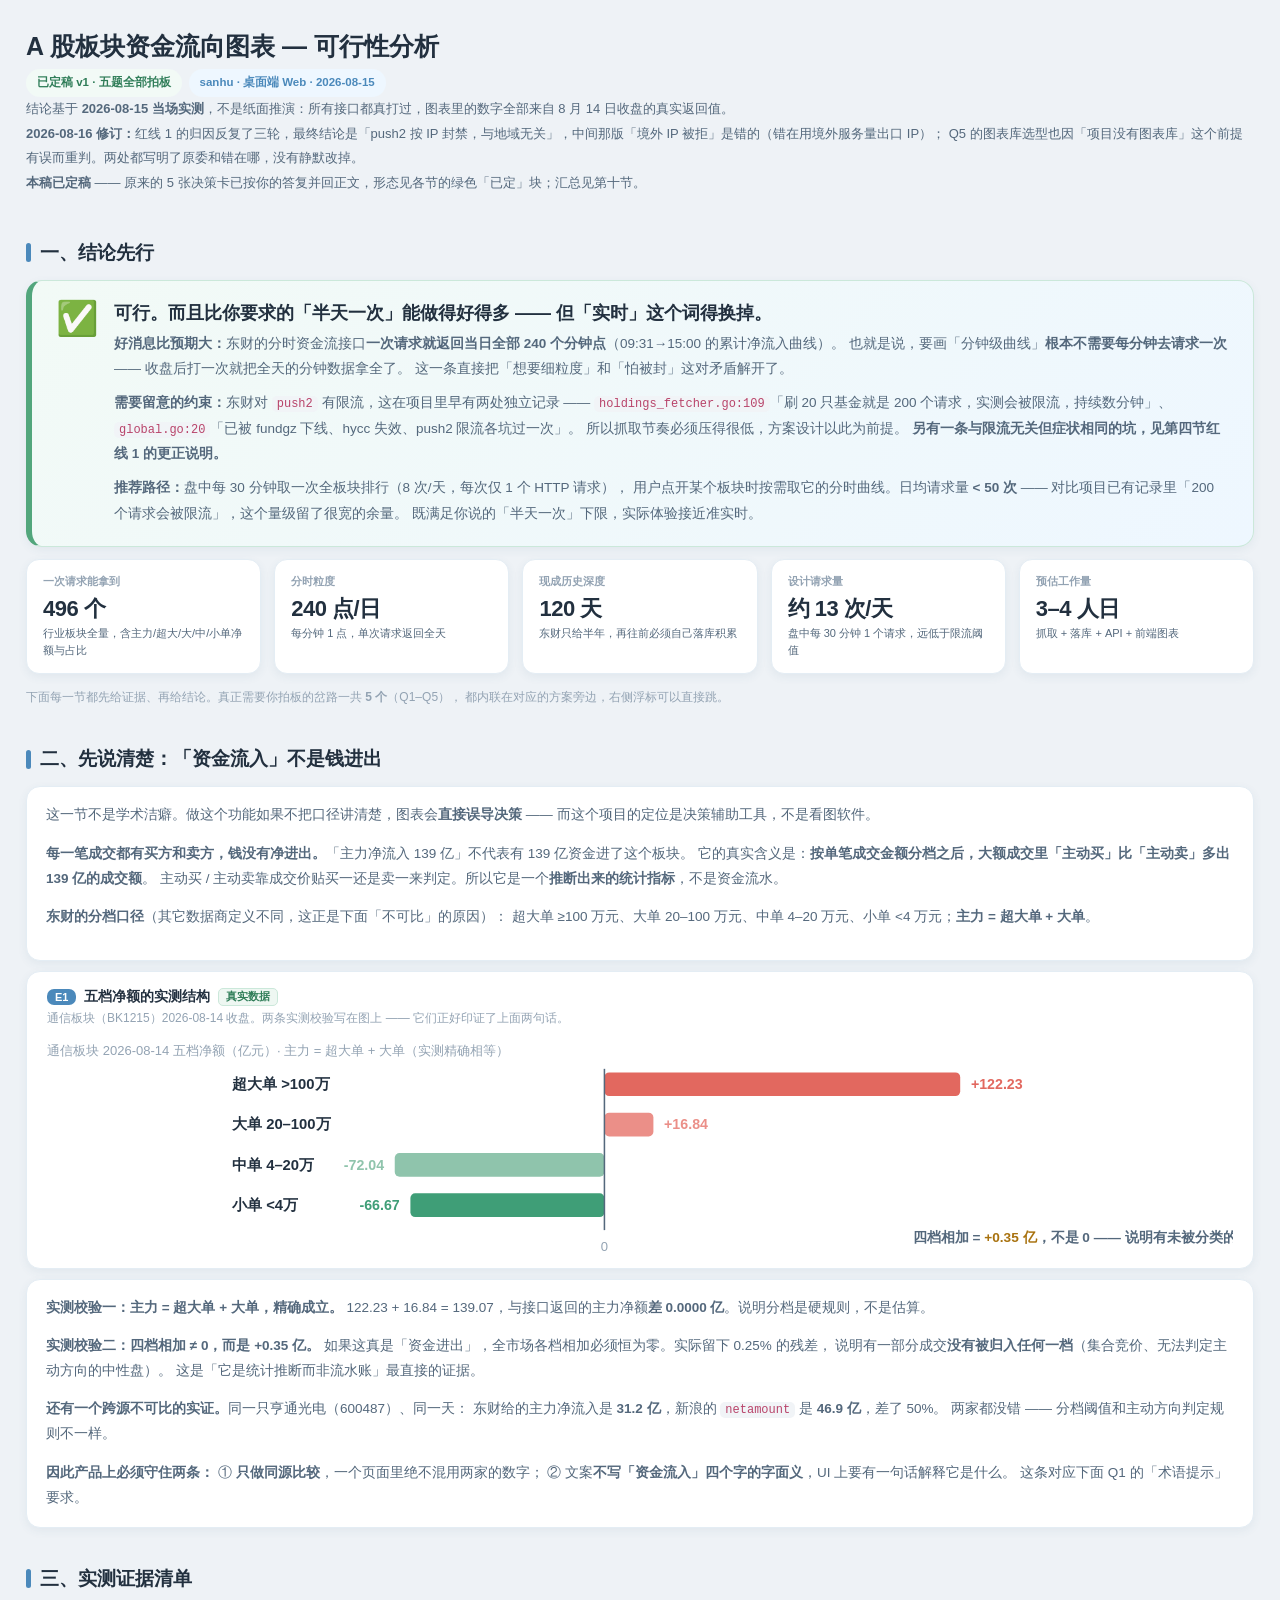
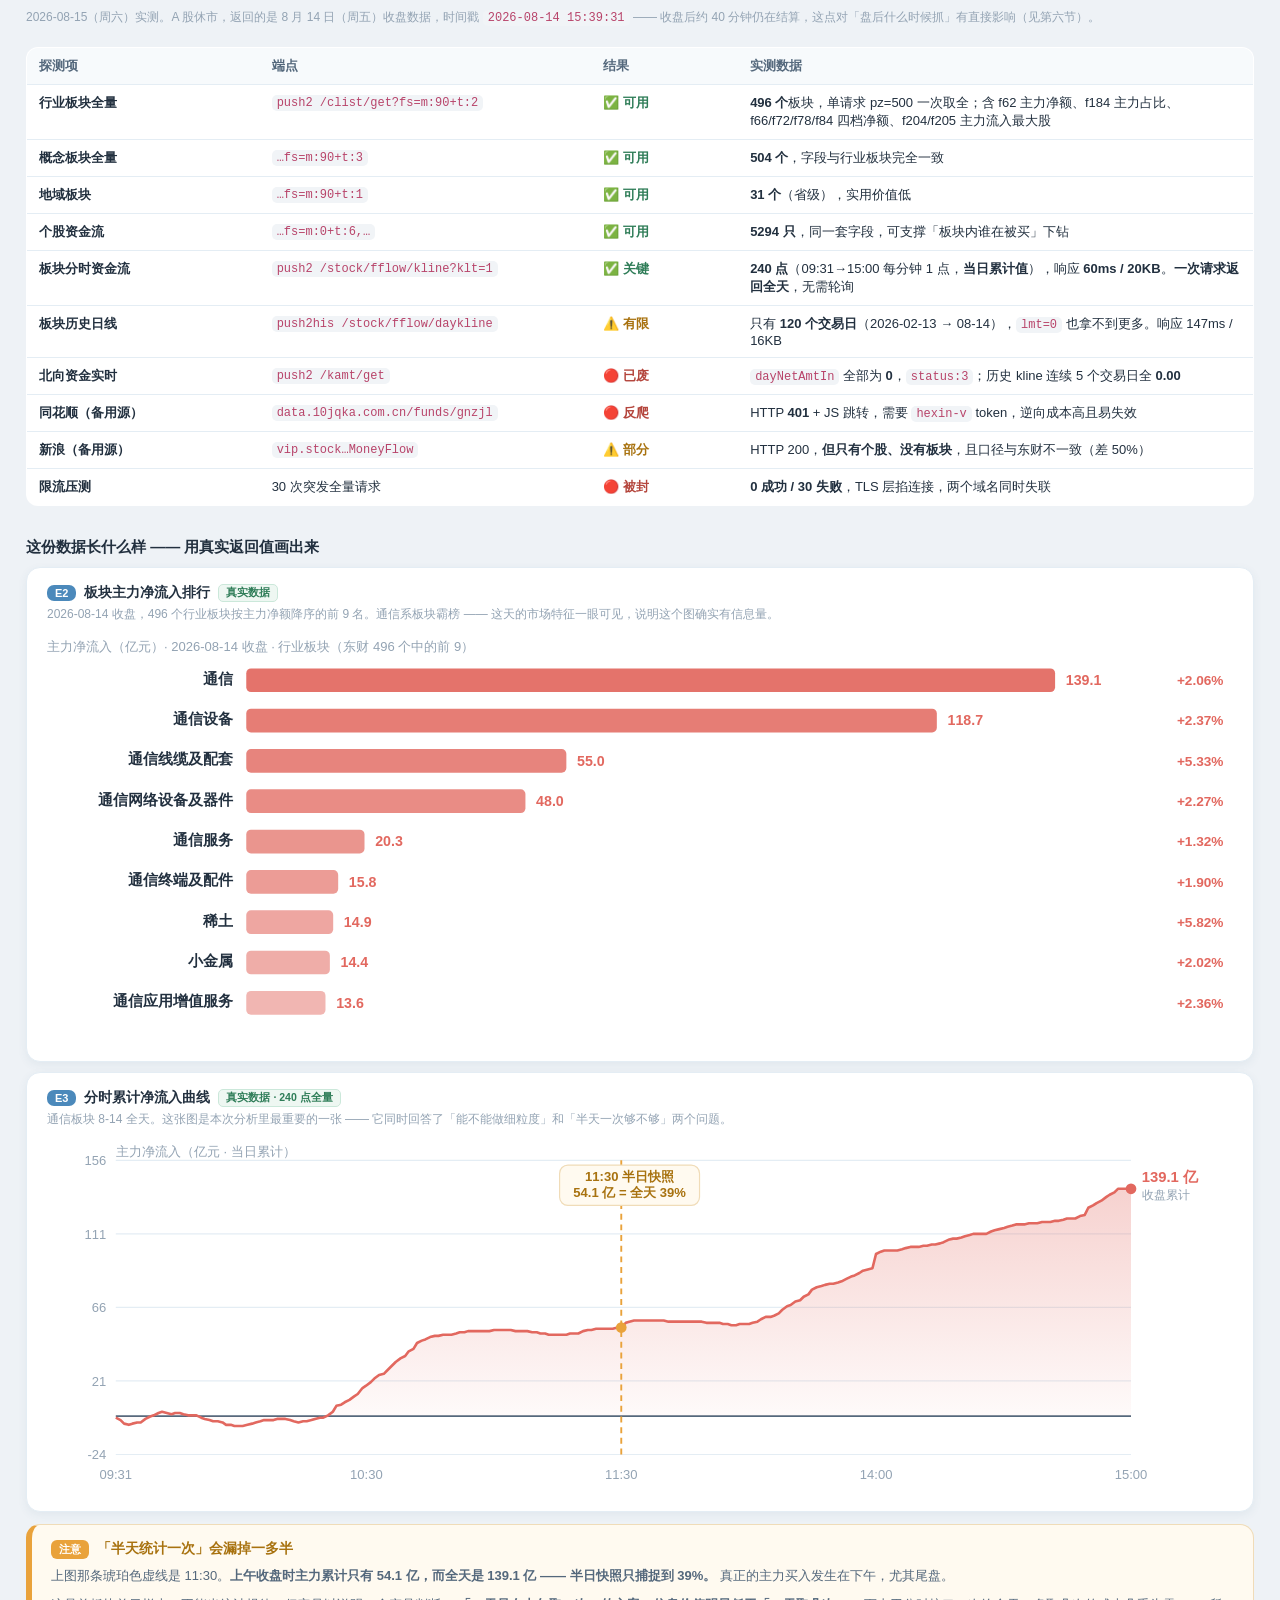
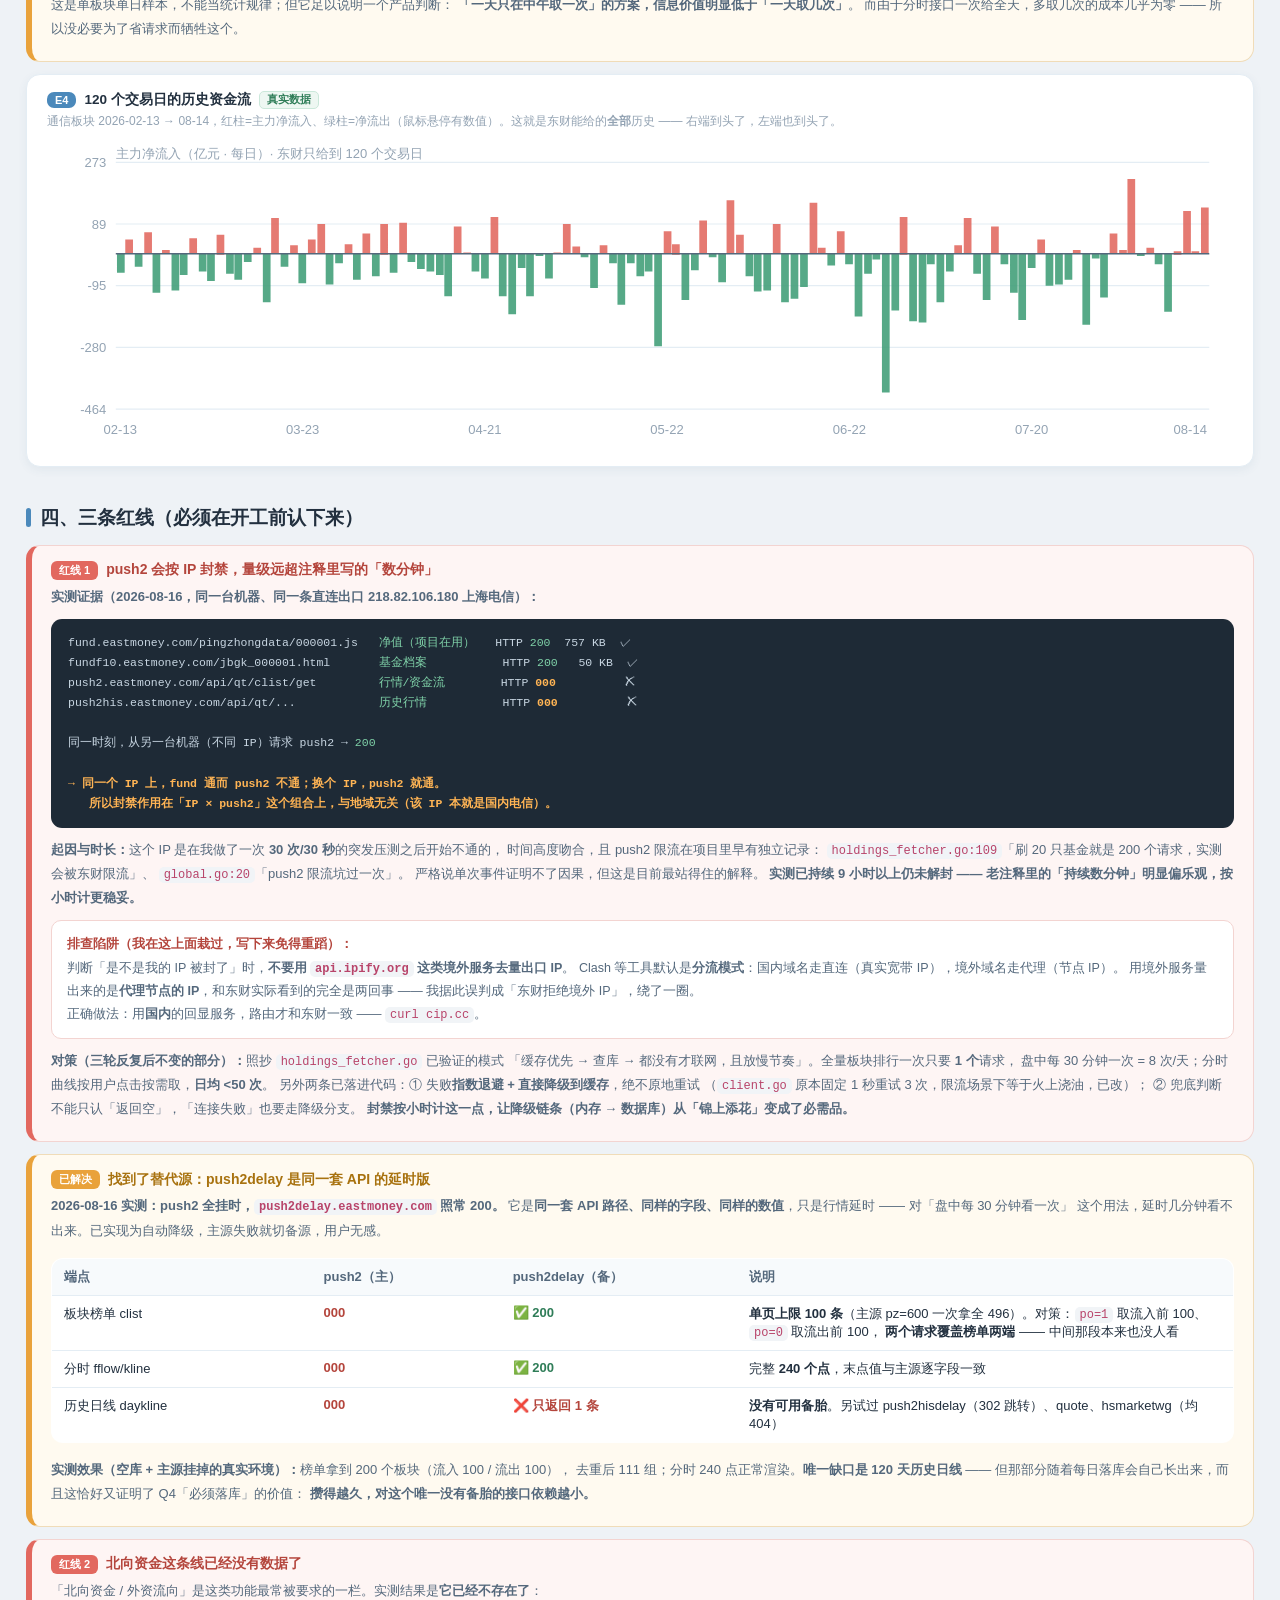
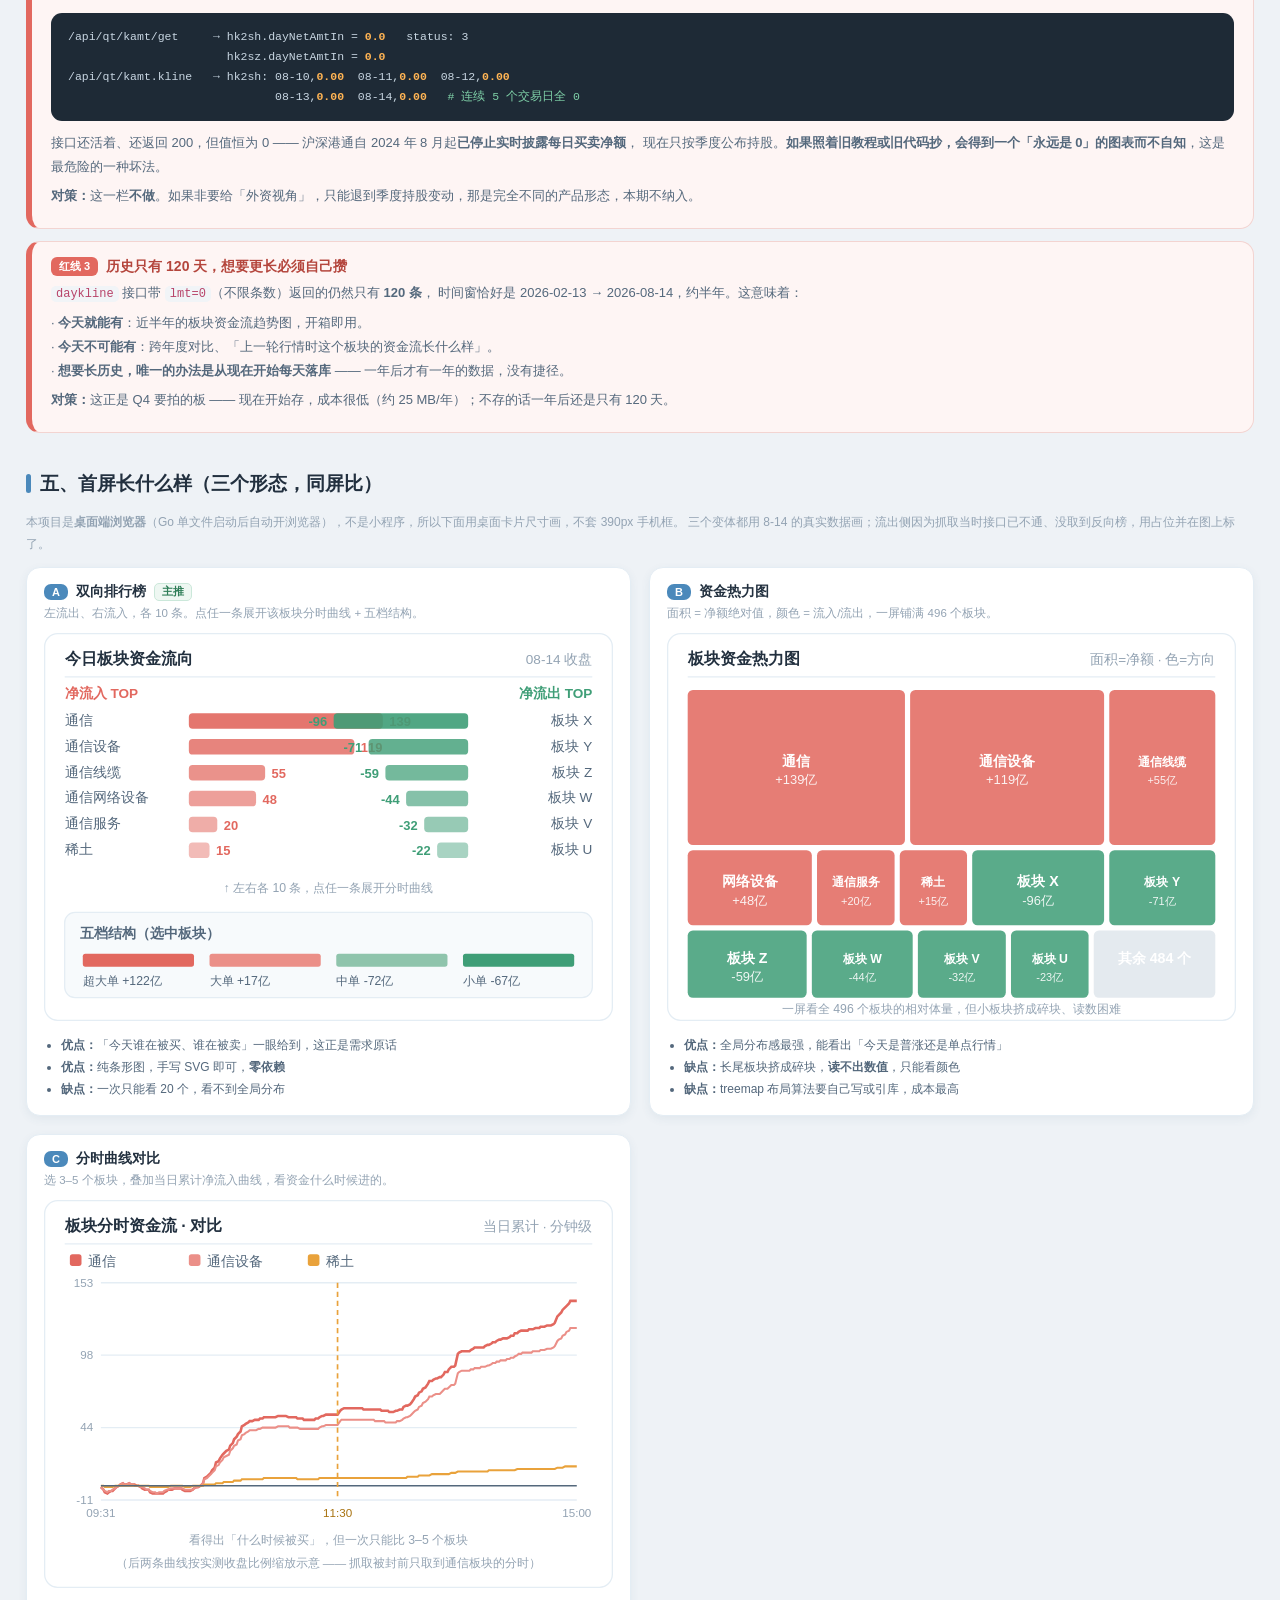
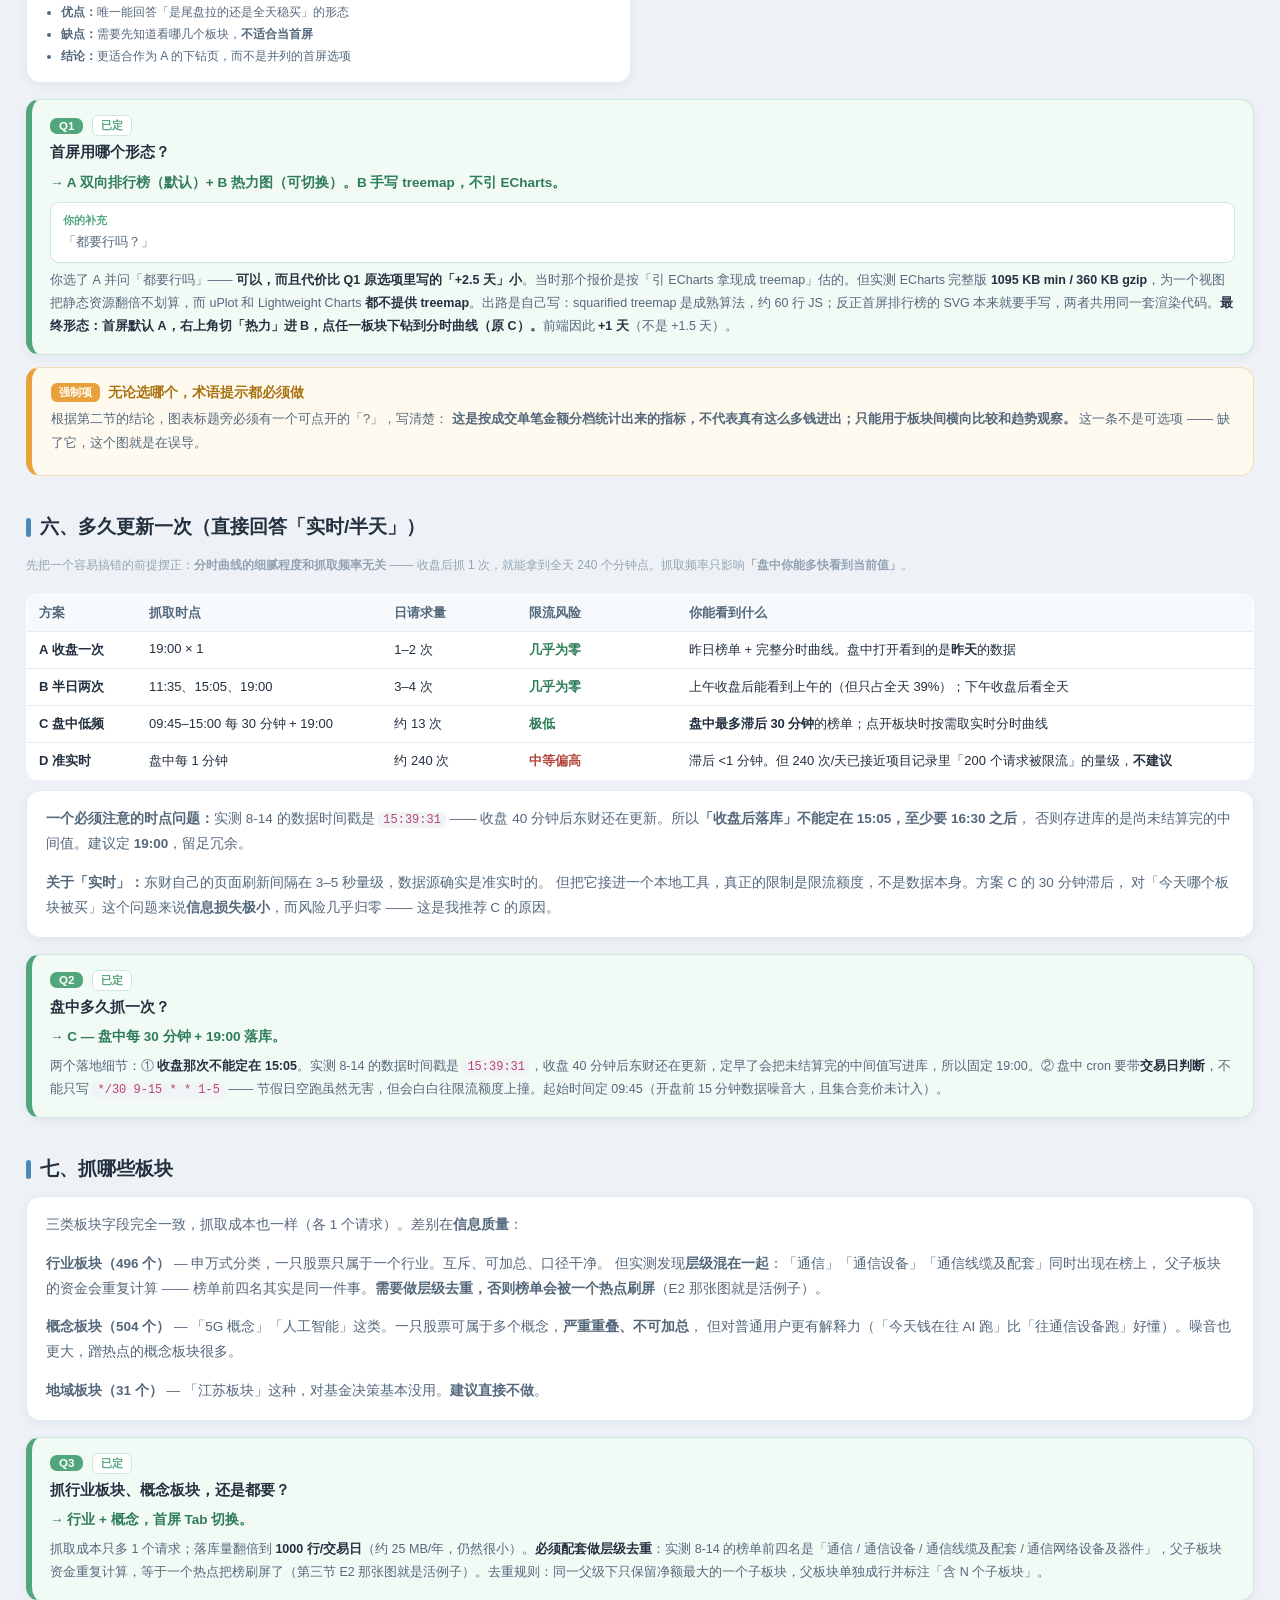
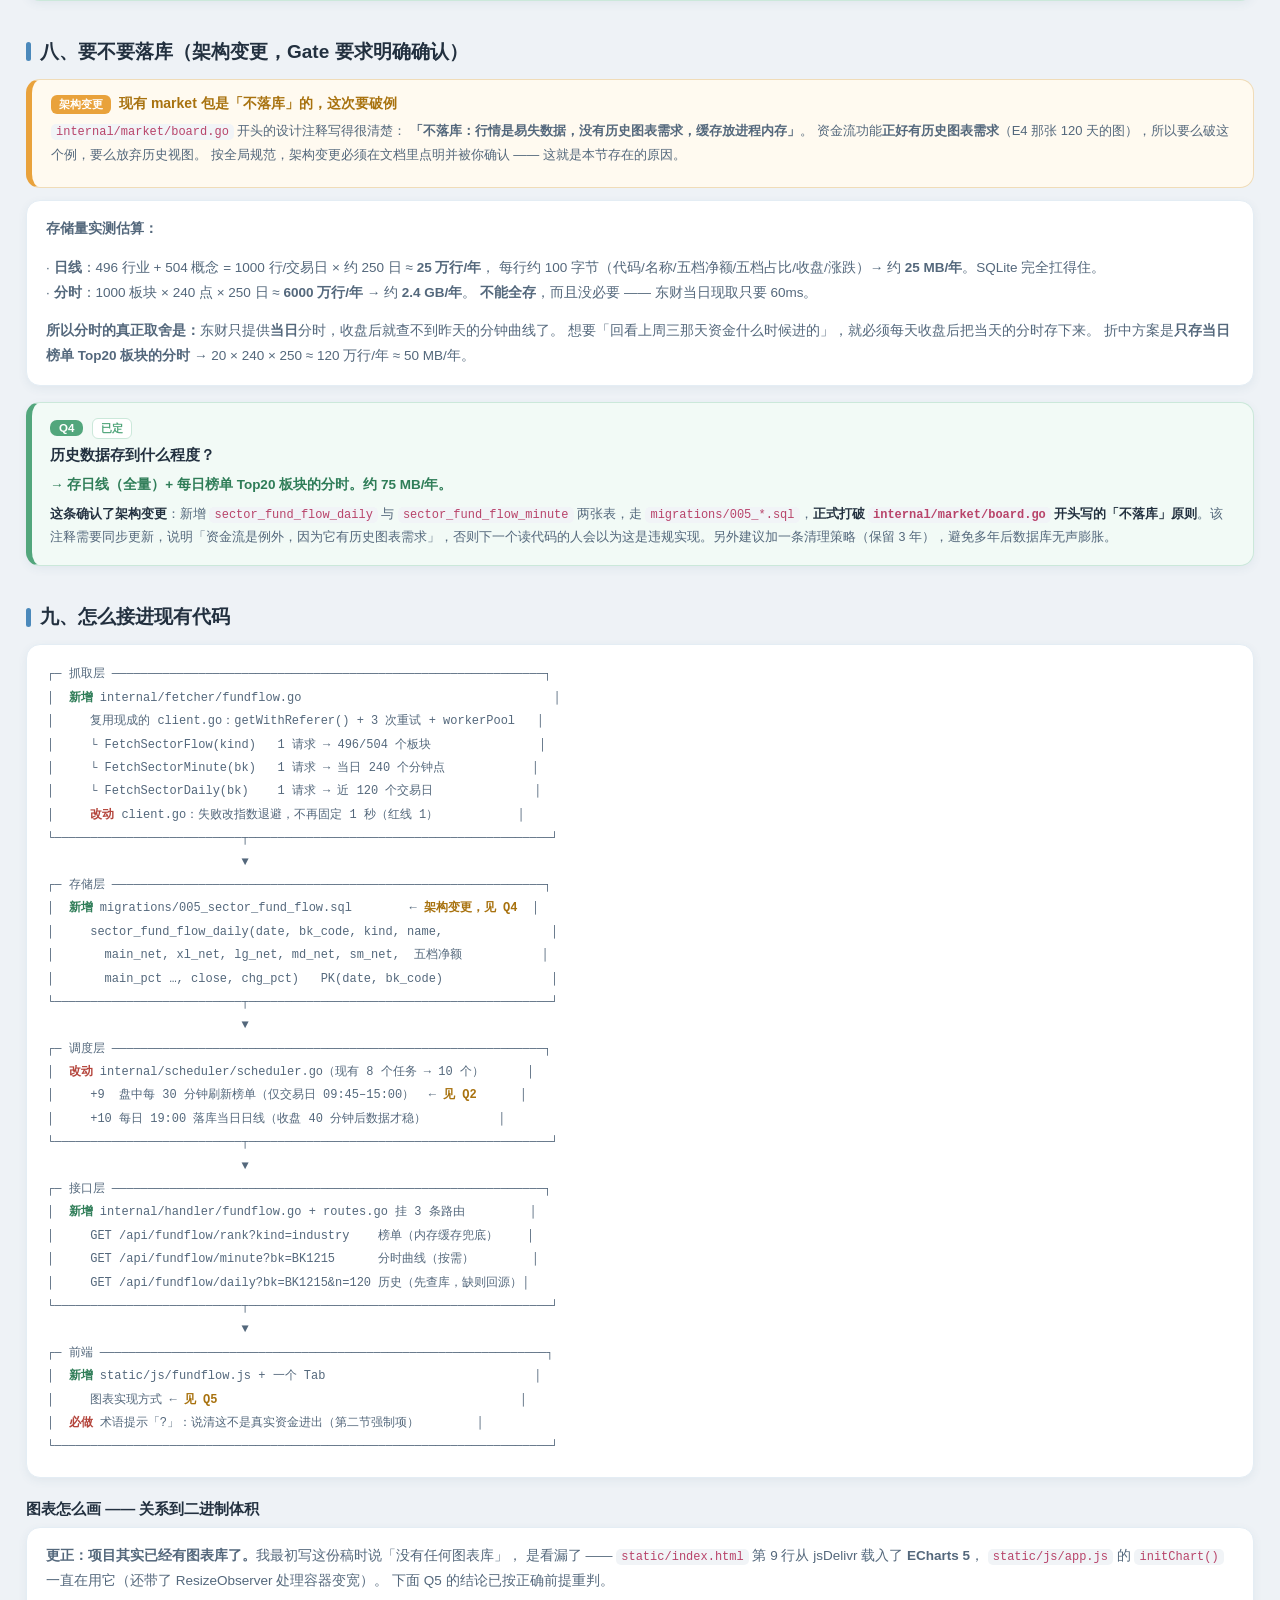
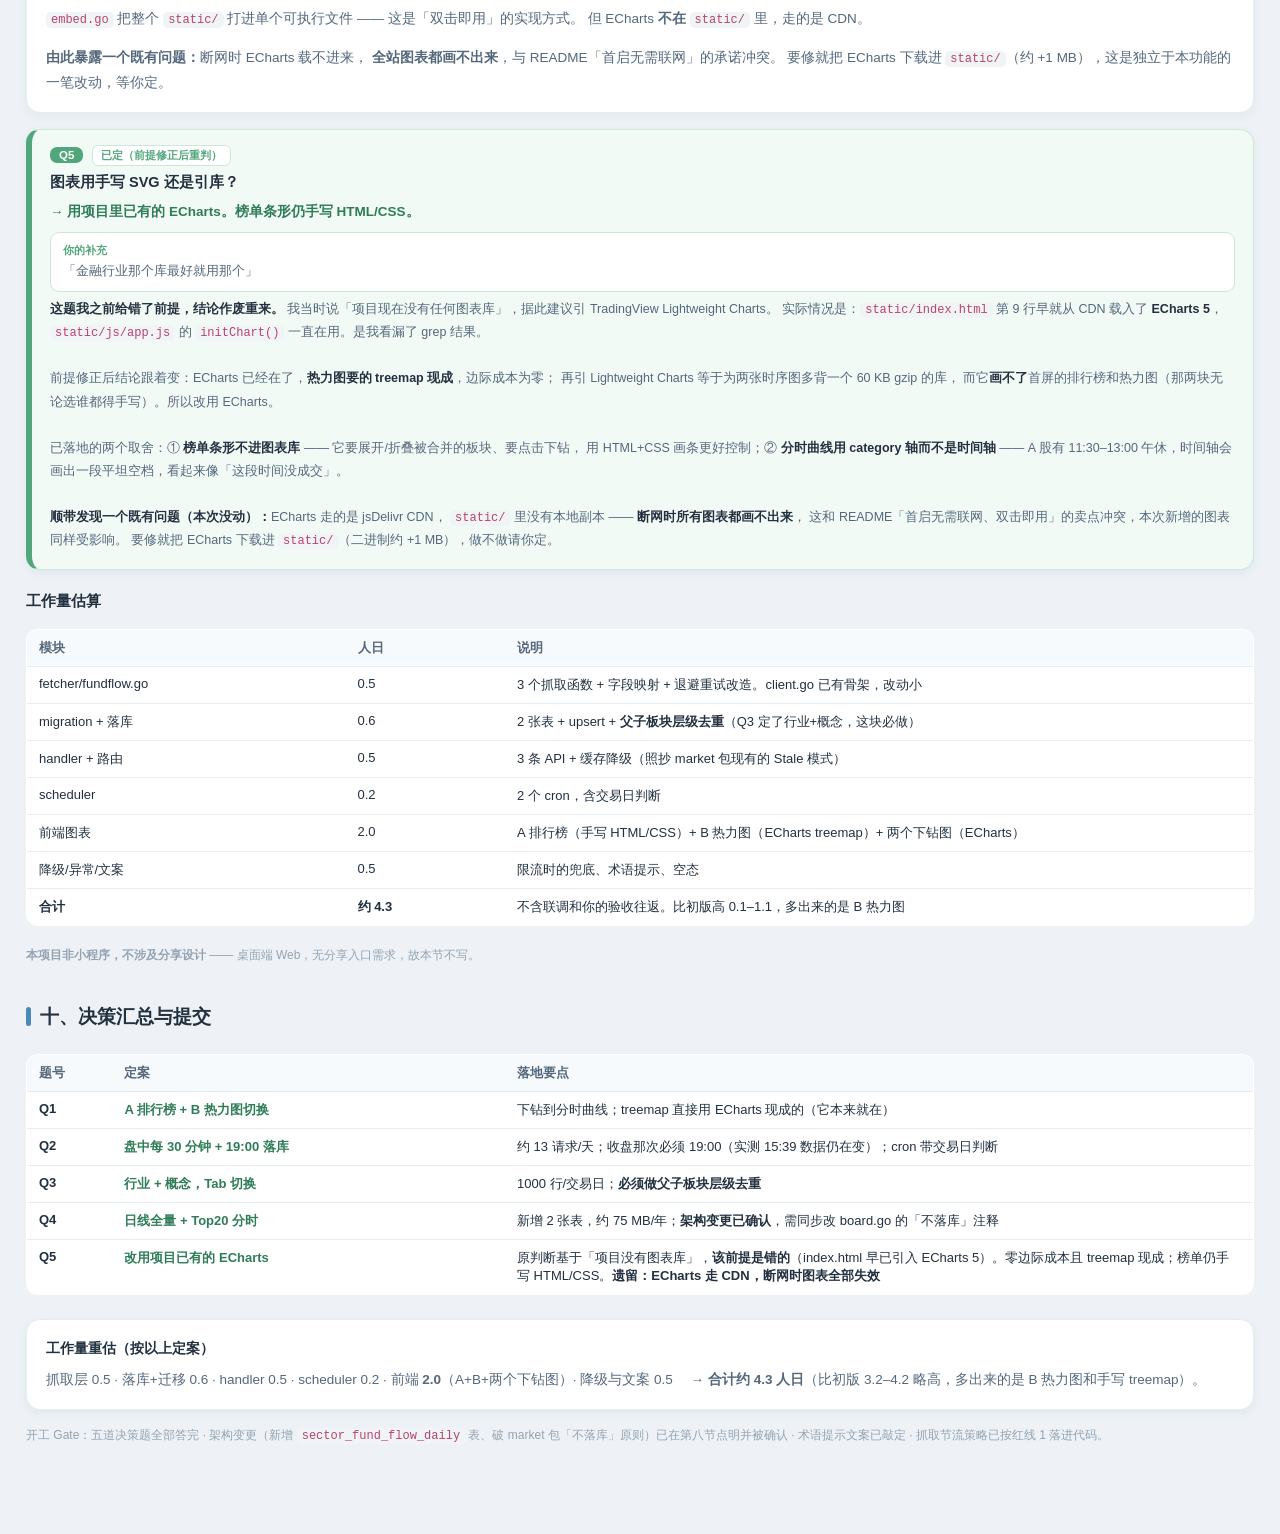
<file: docs/product-specs/sector-fund-flow.html>
<!DOCTYPE html>
<html lang="zh-CN">
<head>
<meta charset="utf-8">
<meta name="viewport" content="width=device-width,initial-scale=1">
<title>A 股板块资金流向图表 — 可行性分析</title>
<style>
:root{
  /* 主色按功能调；决策卡的琥珀/绿是**语义色，不要改** */
  --bg:#eef2f6; --panel:#fff;
  --ink:#22303f; --ink-2:#54687c; --muted:#93a3b3; --line:#e4edf4;
  --primary:#7cb4de; --primary-deep:#4b89bb; --primary-soft:#eef7ff;
  --danger:#e2685f;
  --shadow:0 8px 20px rgba(63,96,127,.10);
  --shadow-sm:0 3px 10px rgba(63,96,127,.07);
  --dq-open:#e9a23b; --dq-open-bg:#fffaf0;
  --dq-done:#52a67c; --dq-done-bg:#f2faf6;
}
*{box-sizing:border-box}
body{margin:0;background:var(--bg);color:var(--ink);
  font-family:"PingFang SC","Hiragino Sans GB","Microsoft YaHei",sans-serif;-webkit-font-smoothing:antialiased}
.doc{max-width:1560px;margin:0 auto;padding:0 26px 90px}
h1{font-size:25px;font-weight:800;margin:0 0 6px}
h2.sec{font-size:19px;font-weight:800;margin:38px 0 14px;display:flex;align-items:center;gap:9px;flex-wrap:wrap;scroll-margin-top:76px}
h2.sec::before{content:"";width:5px;height:19px;border-radius:3px;background:var(--primary-deep)}
.doc-head{padding:30px 0 6px}
.doc-head .sub{font-size:13px;color:var(--ink-2);line-height:1.9}
.pill{display:inline-block;font-size:11.5px;font-weight:800;border-radius:20px;padding:3px 11px;margin-right:7px}
.pill.draft{background:#fff4e2;color:#a8720f}
.pill.base{background:var(--primary-soft);color:var(--primary-deep)}
.card{background:var(--panel);border:1px solid var(--line);border-radius:14px;padding:16px 19px;box-shadow:var(--shadow-sm);font-size:13.5px;line-height:1.85;color:var(--ink-2)}
table{width:100%;border-collapse:collapse;font-size:13px;background:#fff;border:1px solid var(--line);border-radius:12px;overflow:hidden;margin:10px 0}
th{background:#f7fafc;text-align:left;padding:9px 12px;font-weight:700;color:var(--ink-2);border-bottom:1px solid var(--line)}
td{padding:9px 12px;border-bottom:1px solid var(--line);vertical-align:top}
tr:last-child td{border-bottom:none}
code{background:#f1f4f7;border-radius:5px;padding:1px 5px;font-size:12px;font-family:"SF Mono",Menlo,monospace;color:#b8446a}
.scrollx{overflow-x:auto}

/* ---- 手机框（基准 390px）---- */
.row{display:flex;gap:26px;flex-wrap:wrap;align-items:flex-start}
.pcol{flex:0 0 340px;max-width:100%}
.cap{font-size:13px;font-weight:800;margin-bottom:8px;display:flex;align-items:center;gap:7px;flex-wrap:wrap}
.cap .no{background:var(--primary-deep);color:#fff;border-radius:7px;padding:2px 8px;font-size:11px;font-weight:800}
.capsub{font-size:11.5px;color:var(--muted);margin:-3px 0 9px;line-height:1.6}
.phone{width:340px;height:700px;border-radius:32px;overflow:hidden;position:relative;background:#fff;box-shadow:var(--shadow);border:1px solid var(--line)}
.phone .nav{height:46px;display:flex;align-items:center;justify-content:center;font-size:14.5px;font-weight:800;border-bottom:1px solid var(--line)}
.phone .scr{padding:12px;height:calc(100% - 46px);overflow:hidden}

/* ============ 内联决策卡（勿删；细则见 SPEC_GUIDE § 五·B）============ */
.dqbar{position:sticky;top:0;z-index:200;margin:0 -26px 18px;padding:11px 26px;
  background:rgba(238,242,246,.94);backdrop-filter:blur(10px);border-bottom:1px solid #d7e3ec;
  display:flex;align-items:center;gap:14px;flex-wrap:wrap}
.dqbar .p-txt{font-size:13px;font-weight:800;white-space:nowrap}
.dqbar .p-txt em{font-style:normal;color:var(--dq-open)}
.dqbar .p-txt.all-done em{color:var(--dq-done)}
.dqbar .p-track{flex:1;min-width:120px;height:8px;border-radius:5px;background:#d3e0ea;overflow:hidden}
.dqbar .p-fill{height:100%;width:0;border-radius:5px;background:linear-gradient(90deg,#8ecfae,var(--dq-done));transition:width .25s}
.dqbar button{font-size:12.5px;font-weight:700;padding:7px 15px;border-radius:19px;cursor:pointer;
  border:1px solid #c6d6e2;background:#fff;color:var(--ink-2);white-space:nowrap}
.dqbar button:hover{border-color:var(--primary);color:var(--primary-deep)}
.dqbar button.primary{background:var(--primary-deep);border-color:var(--primary-deep);color:#fff}
.dqbar button.ghost-danger:hover{border-color:var(--danger);color:var(--danger)}

.dqrail{position:fixed;right:14px;top:50%;transform:translateY(-50%);z-index:190;
  display:flex;flex-direction:column;gap:8px;background:rgba(255,255,255,.9);backdrop-filter:blur(8px);
  border:1px solid #dce7ef;border-radius:22px;padding:10px 8px;box-shadow:var(--shadow-sm)}
.dqrail .rdot{width:26px;height:26px;border-radius:50%;cursor:pointer;display:flex;align-items:center;justify-content:center;
  font-size:10.5px;font-weight:800;background:var(--dq-open-bg);color:var(--dq-open);border:1.5px solid var(--dq-open);transition:.15s}
.dqrail .rdot:hover{transform:scale(1.12)}
.dqrail .rdot.done{background:var(--dq-done-bg);color:var(--dq-done);border-color:var(--dq-done)}
@media(max-width:1180px){.dqrail{display:none}}

.dq{margin:16px 0 6px;border-radius:14px;border:1px solid #f0dcb8;border-left:6px solid var(--dq-open);
  background:var(--dq-open-bg);padding:15px 18px 16px;scroll-margin-top:78px;box-shadow:var(--shadow-sm)}
.dq.answered{border-color:#cbe8da;border-left-color:var(--dq-done);background:var(--dq-done-bg)}
.dq-hd{display:flex;align-items:center;gap:9px;flex-wrap:wrap;margin-bottom:4px}
.dq-id{background:var(--dq-open);color:#fff;font-size:11.5px;font-weight:800;border-radius:7px;padding:2px 9px}
.dq.answered .dq-id{background:var(--dq-done)}
.dq-state{font-size:11px;font-weight:800;border-radius:6px;padding:2px 8px;background:#fff;color:var(--dq-open);border:1px solid #f0dcb8}
.dq.answered .dq-state{color:var(--dq-done);border-color:#cbe8da}
.dq:not(.answered) .dq-state{animation:dqPulse 2.2s ease-in-out infinite}
@keyframes dqPulse{0%,100%{opacity:1}50%{opacity:.45}}
.dq-q{font-size:14.5px;font-weight:800;line-height:1.6}
.dq-sub{font-size:12.5px;color:var(--ink-2);line-height:1.8;margin-top:5px}
.dq-sub code{background:#fff;border:1px solid #e6d9c0}
.dq-opts{margin-top:11px;display:flex;flex-direction:column;gap:8px}
.dq-opt{display:flex;align-items:flex-start;gap:10px;cursor:pointer;background:#fff;
  border:1.5px solid #e8dcc4;border-radius:11px;padding:11px 13px;transition:.15s}
.dq-opt:hover{border-color:var(--dq-open);box-shadow:0 2px 8px rgba(233,162,59,.13)}
.dq-opt input{width:17px;height:17px;margin-top:2px;flex:none;accent-color:var(--dq-done);cursor:pointer}
.dq-opt.sel{border-color:var(--dq-done);background:var(--dq-done-bg)}
.dq-opt .o-body{flex:1;min-width:0}
.dq-opt .o-t{font-size:13.5px;font-weight:800;display:flex;align-items:center;gap:7px;flex-wrap:wrap}
.dq-opt .o-d{font-size:12px;color:var(--ink-2);line-height:1.75;margin-top:3px}
.rec-chip{background:var(--primary-soft);color:var(--primary-deep);border:1px solid #cfe6f7;border-radius:5px;font-size:10.5px;font-weight:800;padding:1px 7px;white-space:nowrap}
.cost-chip{background:#f4f7fa;color:#6c8092;border:1px solid #dde7ef;border-radius:5px;font-size:10.5px;font-weight:700;padding:1px 7px;white-space:nowrap}
.dq-note{margin-top:10px}
.dq-note label{display:block;font-size:11.5px;color:var(--muted);font-weight:700;margin-bottom:5px}
.dq-note textarea{width:100%;min-height:52px;resize:vertical;border:1.5px solid #e8dcc4;border-radius:10px;
  padding:9px 11px;font-size:13px;font-family:inherit;line-height:1.7;background:#fff}
.dq-note textarea:focus{outline:none;border-color:var(--dq-open)}

.sec-badge{display:inline-flex;align-items:center;gap:5px;background:var(--dq-open-bg);color:#a8720f;
  border:1px solid #f0dcb8;border-radius:20px;font-size:11.5px;font-weight:800;padding:3px 11px}
.sec-badge.done{background:var(--dq-done-bg);color:#2f7d58;border-color:#cbe8da}
.sec-badge i{width:7px;height:7px;border-radius:50%;background:var(--dq-open);font-style:normal}
.sec-badge.done i{background:var(--dq-done)}

.dqsum-row{display:flex;align-items:flex-start;gap:12px;padding:11px 13px;border-radius:11px;background:#fff;
  border:1px solid var(--line);border-left:4px solid var(--dq-open);margin-bottom:9px;cursor:pointer}
.dqsum-row.done{border-left-color:var(--dq-done)}
.dqsum-row .s-id{font-size:12px;font-weight:800;color:var(--ink);flex:none;width:34px}
.dqsum-row .s-q{flex:1;min-width:0;font-size:12.5px;color:var(--ink-2);line-height:1.7}
.dqsum-row .s-a{flex:none;max-width:46%;font-size:12.5px;font-weight:800;color:var(--dq-done);text-align:right;line-height:1.7}
.dqsum-row:not(.done) .s-a{color:var(--dq-open)}
.dqsum-row .s-a .s-note{display:block;font-weight:600;color:var(--ink-2);font-size:11.5px;margin-top:3px}
.dq-out{width:100%;min-height:130px;resize:vertical;margin-top:12px;border:1.5px solid var(--line);border-radius:12px;
  padding:12px 14px;font-family:"SF Mono",Menlo,monospace;font-size:12.5px;line-height:1.85;background:#fbfdff}
.dq-out:focus{outline:none;border-color:var(--primary)}
.copy-hint{font-size:12px;color:var(--muted);margin-top:9px;line-height:1.8}
.toast{position:fixed;left:50%;bottom:38px;transform:translateX(-50%) translateY(14px);background:rgba(34,48,63,.94);
  color:#fff;font-size:13px;font-weight:700;padding:11px 22px;border-radius:24px;z-index:400;opacity:0;pointer-events:none;transition:.22s}
.toast.show{opacity:1;transform:translateX(-50%) translateY(0)}
</style>
<style>
/* —— 本报告特有：桌面端图表帧、证据表、红线卡 —— */
.chart{background:#fff;border:1px solid var(--line);border-radius:14px;padding:16px 20px 12px;box-shadow:var(--shadow-sm);margin:10px 0}
.chart .ct{font-size:13.5px;font-weight:800;color:var(--ink);display:flex;align-items:center;gap:8px;flex-wrap:wrap;margin-bottom:2px}
.chart .ct .no{background:var(--primary-deep);color:#fff;border-radius:7px;padding:2px 8px;font-size:11px}
.chart .cs{font-size:12px;color:var(--muted);line-height:1.7;margin:2px 0 10px}
.real{background:#eef7f2;color:#2f7d58;border:1px solid #cbe8da;border-radius:5px;font-size:10.5px;font-weight:800;padding:1px 7px}
.mock{background:#fff4e2;color:#a8720f;border:1px solid #f0dcb8;border-radius:5px;font-size:10.5px;font-weight:800;padding:1px 7px}
.verdict{display:flex;gap:16px;align-items:flex-start;background:linear-gradient(135deg,#f2faf6,#eef7ff);
  border:1px solid #cbe8da;border-left:6px solid var(--dq-done);border-radius:16px;padding:20px 24px;margin:14px 0 6px;box-shadow:var(--shadow-sm)}
.verdict .vi{font-size:34px;line-height:1;flex:none}
.verdict h3{margin:0 0 6px;font-size:18px;font-weight:800;color:var(--ink)}
.verdict p{margin:0 0 8px;font-size:13.5px;line-height:1.9;color:var(--ink-2)}
.verdict p:last-child{margin-bottom:0}
.red{background:#fef5f4;border:1px solid #f3d4d1;border-left:6px solid var(--danger);border-radius:14px;padding:15px 19px;margin:12px 0}
.red .rt{font-size:14px;font-weight:800;color:#b4453c;display:flex;align-items:center;gap:8px;margin-bottom:5px}
.red .rt .tag{background:var(--danger);color:#fff;border-radius:6px;font-size:11px;padding:2px 8px}
.red p{margin:5px 0;font-size:13px;line-height:1.85;color:var(--ink-2)}
.amber{background:#fffaf0;border:1px solid #f0dcb8;border-left:6px solid var(--dq-open);border-radius:14px;padding:15px 19px;margin:12px 0}
.amber .rt{font-size:14px;font-weight:800;color:#a8720f;display:flex;align-items:center;gap:8px;margin-bottom:5px}
.amber .rt .tag{background:var(--dq-open);color:#fff;border-radius:6px;font-size:11px;padding:2px 8px}
.amber p{margin:5px 0;font-size:13px;line-height:1.85;color:var(--ink-2)}
.ok{color:#2f7d58;font-weight:800} .no{color:#b4453c;font-weight:800} .warn{color:#a8720f;font-weight:800}
pre.log{background:#1e2a36;color:#c8d6e2;border-radius:11px;padding:14px 17px;font-family:"SF Mono",Menlo,monospace;
  font-size:11.5px;line-height:1.75;overflow-x:auto;margin:10px 0}
pre.log b{color:#ffb454;font-weight:700}
pre.log i{color:#7fd1a8;font-style:normal}
.kpis{display:flex;gap:13px;flex-wrap:wrap;margin:12px 0}
.kpi{flex:1;min-width:158px;background:#fff;border:1px solid var(--line);border-radius:13px;padding:13px 16px;box-shadow:var(--shadow-sm)}
.kpi .k{font-size:11px;color:var(--muted);font-weight:700;line-height:1.5}
.kpi .v{font-size:22px;font-weight:800;color:var(--ink);margin:4px 0 1px;letter-spacing:-.5px}
.kpi .n{font-size:11px;color:var(--ink-2);line-height:1.6}
.grid3{display:grid;grid-template-columns:repeat(auto-fit,minmax(400px,1fr));gap:18px;margin:12px 0}
.vcard{background:#fff;border:1px solid var(--line);border-radius:14px;padding:15px 17px;box-shadow:var(--shadow-sm)}
.vcard .vh{font-size:13.5px;font-weight:800;color:var(--ink);display:flex;align-items:center;gap:8px;margin-bottom:3px}
.vcard .vh .no{background:var(--primary-deep);color:#fff;border-radius:7px;padding:2px 8px;font-size:11px}
.vcard .vs{font-size:11.5px;color:var(--muted);line-height:1.7;margin-bottom:9px}
.vcard ul{margin:9px 0 0;padding-left:17px;font-size:12px;color:var(--ink-2);line-height:1.85}
.flow{background:#fff;border:1px solid var(--line);border-radius:14px;padding:18px 20px;box-shadow:var(--shadow-sm);overflow-x:auto}
td .ok,td .no,td .warn{white-space:nowrap}
.note{font-size:12px;color:var(--muted);line-height:1.85;margin:8px 0}
h3.sub{font-size:15px;font-weight:800;margin:22px 0 8px;color:var(--ink)}

/* —— 已定结论块（决策卡拍板后并回正文的形态）—— */
.dc{margin:16px 0 6px;border-radius:14px;border:1px solid #cbe8da;border-left:6px solid var(--dq-done);
  background:var(--dq-done-bg);padding:15px 18px 16px;box-shadow:var(--shadow-sm)}
.dc-hd{display:flex;align-items:center;gap:9px;flex-wrap:wrap;margin-bottom:5px}
.dc-id{background:var(--dq-done);color:#fff;font-size:11.5px;font-weight:800;border-radius:7px;padding:2px 9px}
.dc-state{font-size:11px;font-weight:800;border-radius:6px;padding:2px 8px;background:#fff;color:var(--dq-done);border:1px solid #cbe8da}
.dc-q{font-size:14.5px;font-weight:800;line-height:1.6;color:var(--ink)}
.dc-a{font-size:13.5px;font-weight:800;color:#2f7d58;margin-top:7px;line-height:1.7}
.dc-why{font-size:12.5px;color:var(--ink-2);line-height:1.85;margin-top:6px}
.dc-why b{color:var(--ink)}
.usr{background:#fff;border:1px solid #cbe8da;border-radius:9px;padding:8px 12px;margin-top:8px;
  font-size:12.5px;color:var(--ink-2);line-height:1.75}
.usr .who{font-size:10.5px;font-weight:800;color:var(--dq-done);display:block;margin-bottom:2px}
table.sumt td:first-child{font-weight:800;color:var(--ink);white-space:nowrap}
table.sumt td:nth-child(2){font-weight:700;color:#2f7d58}
</style>
</head>

<body>
<div class="doc">

  <div class="doc-head">
    <h1>A 股板块资金流向图表 — 可行性分析</h1>
    <div class="sub">
      <span class="pill base" style="background:#f2faf6;color:#2f7d58">已定稿 v1 · 五题全部拍板</span><span class="pill base">sanhu · 桌面端 Web · 2026-08-15</span><br>
      结论基于 <b>2026-08-15 当场实测</b>，不是纸面推演：所有接口都真打过，图表里的数字全部来自 8 月 14 日收盘的真实返回值。<br>
      <b>2026-08-16 修订：</b>红线 1 的归因反复了三轮，最终结论是「push2 按 IP 封禁，与地域无关」，中间那版「境外 IP 被拒」是错的（错在用境外服务量出口 IP）；
      Q5 的图表库选型也因「项目没有图表库」这个前提有误而重判。两处都写明了原委和错在哪，没有静默改掉。<br>
      <b>本稿已定稿</b> —— 原来的 5 张决策卡已按你的答复并回正文，形态见各节的绿色「已定」块；汇总见第十节。
    </div>
  </div>

  <!-- ════════ 一、结论先行 ════════ -->
  <section>
    <h2 class="sec">一、结论先行</h2>

    <div class="verdict">
      <div class="vi">✅</div>
      <div>
        <h3>可行。而且比你要求的「半天一次」能做得好得多 —— 但「实时」这个词得换掉。</h3>
        <p><b>好消息比预期大：</b>东财的分时资金流接口<b>一次请求就返回当日全部 240 个分钟点</b>（09:31→15:00 的累计净流入曲线）。
        也就是说，要画「分钟级曲线」<b>根本不需要每分钟去请求一次</b> —— 收盘后打一次就把全天的分钟数据拿全了。
        这一条直接把「想要细粒度」和「怕被封」这对矛盾解开了。</p>
        <p><b>需要留意的约束：</b>东财对 <code>push2</code> 有限流，这在项目里早有两处独立记录 ——
        <code>holdings_fetcher.go:109</code>「刷 20 只基金就是 200 个请求，实测会被限流，持续数分钟」、
        <code>global.go:20</code>「已被 fundgz 下线、hycc 失效、push2 限流各坑过一次」。
        所以抓取节奏必须压得很低，方案设计以此为前提。
        <b>另有一条与限流无关但症状相同的坑，见第四节红线 1 的更正说明。</b></p>
        <p><b>推荐路径：</b>盘中每 30 分钟取一次全板块排行（8 次/天，每次仅 1 个 HTTP 请求），
        用户点开某个板块时按需取它的分时曲线。日均请求量 <b>&lt; 50 次</b> ——
        对比项目已有记录里「200 个请求会被限流」，这个量级留了很宽的余量。
        既满足你说的「半天一次」下限，实际体验接近准实时。</p>
      </div>
    </div>

    <div class="kpis">
      <div class="kpi"><div class="k">一次请求能拿到</div><div class="v">496 个</div><div class="n">行业板块全量，含主力/超大/大/中/小单净额与占比</div></div>
      <div class="kpi"><div class="k">分时粒度</div><div class="v">240 点/日</div><div class="n">每分钟 1 点，单次请求返回全天</div></div>
      <div class="kpi"><div class="k">现成历史深度</div><div class="v">120 天</div><div class="n">东财只给半年，再往前必须自己落库积累</div></div>
      <div class="kpi"><div class="k">设计请求量</div><div class="v">约 13 次/天</div><div class="n">盘中每 30 分钟 1 个请求，远低于限流阈值</div></div>
      <div class="kpi"><div class="k">预估工作量</div><div class="v">3–4 人日</div><div class="n">抓取 + 落库 + API + 前端图表</div></div>
    </div>

    <p class="note">下面每一节都先给证据、再给结论。真正需要你拍板的岔路一共 <b>5 个</b>（Q1–Q5），
    都内联在对应的方案旁边，右侧浮标可以直接跳。</p>
  </section>

  <!-- ════════ 二、方法论 ════════ -->
  <section>
    <h2 class="sec">二、先说清楚：「资金流入」不是钱进出</h2>

    <div class="card">
      <p style="margin-top:0">这一节不是学术洁癖。做这个功能如果不把口径讲清楚，图表会<b>直接误导决策</b> —— 而这个项目的定位是决策辅助工具，不是看图软件。</p>

      <p><b>每一笔成交都有买方和卖方，钱没有净进出。</b>「主力净流入 139 亿」不代表有 139 亿资金进了这个板块。
      它的真实含义是：<b>按单笔成交金额分档之后，大额成交里「主动买」比「主动卖」多出 139 亿的成交额</b>。
      主动买 / 主动卖靠成交价贴买一还是卖一来判定。所以它是一个<b>推断出来的统计指标</b>，不是资金流水。</p>

      <p><b>东财的分档口径</b>（其它数据商定义不同，这正是下面「不可比」的原因）：
      超大单 ≥100 万元、大单 20–100 万元、中单 4–20 万元、小单 &lt;4 万元；<b>主力 = 超大单 + 大单</b>。</p>
    </div>

    <div class="chart">
      <div class="ct"><span class="no">E1</span>五档净额的实测结构 <span class="real">真实数据</span></div>
      <div class="cs">通信板块（BK1215）2026-08-14 收盘。两条实测校验写在图上 —— 它们正好印证了上面两句话。</div>
      <svg viewBox="0 0 1000 180" width="100%" xmlns="http://www.w3.org/2000/svg" font-family="PingFang SC,sans-serif"><text x="0" y="14" font-size="11" fill="#93a3b3">通信板块 2026-08-14 五档净额（亿元）· 主力 = 超大单 + 大单（实测精确相等）</text><text x="156" y="43" font-size="12.5" font-weight="700" fill="#22303f">超大单 &gt;100万</text><rect x="470.0" y="29" width="300.0" height="20" rx="4" fill="#e2685f"/><text x="779.0" y="43" font-size="12" font-weight="800" fill="#e2685f" text-anchor="start">+122.23</text><text x="156" y="77" font-size="12.5" font-weight="700" fill="#22303f">大单 20–100万</text><rect x="470.0" y="63" width="41.3" height="20" rx="4" fill="#eb8f88"/><text x="520.3" y="77" font-size="12" font-weight="800" fill="#eb8f88" text-anchor="start">+16.84</text><text x="156" y="111" font-size="12.5" font-weight="700" fill="#22303f">中单 4–20万</text><rect x="293.2" y="97" width="176.8" height="20" rx="4" fill="#8fc4ac"/><text x="284.2" y="111" font-size="12" font-weight="800" fill="#8fc4ac" text-anchor="end">-72.04</text><text x="156" y="145" font-size="12.5" font-weight="700" fill="#22303f">小单 &lt;4万</text><rect x="306.4" y="131" width="163.6" height="20" rx="4" fill="#3f9e77"/><text x="297.4" y="145" font-size="12" font-weight="800" fill="#3f9e77" text-anchor="end">-66.67</text><line x1="470" y1="26" x2="470" y2="162" stroke="#54687c" stroke-width="1.3"/><text x="470" y="180" font-size="11" fill="#93a3b3" text-anchor="middle">0</text><text x="730" y="172" font-size="11.5" font-weight="700" fill="#54687c">四档相加 = <tspan font-weight="800" fill="#a8720f">+0.35 亿</tspan>，不是 0 —— 说明有未被分类的成交</text></svg>
    </div>

    <div class="card">
      <p style="margin-top:0"><b>实测校验一：主力 = 超大单 + 大单，精确成立。</b>
      122.23 + 16.84 = 139.07，与接口返回的主力净额<b>差 0.0000 亿</b>。说明分档是硬规则，不是估算。</p>
      <p><b>实测校验二：四档相加 ≠ 0，而是 +0.35 亿。</b>
      如果这真是「资金进出」，全市场各档相加必须恒为零。实际留下 0.25% 的残差，
      说明有一部分成交<b>没有被归入任何一档</b>（集合竞价、无法判定主动方向的中性盘）。
      这是「它是统计推断而非流水账」最直接的证据。</p>
      <p><b>还有一个跨源不可比的实证。</b>同一只亨通光电（600487）、同一天：
      东财给的主力净流入是 <b>31.2 亿</b>，新浪的 <code>netamount</code> 是 <b>46.9 亿</b>，差了 50%。
      两家都没错 —— 分档阈值和主动方向判定规则不一样。</p>
      <p style="margin-bottom:0"><b>因此产品上必须守住两条：</b>
      ① <b>只做同源比较</b>，一个页面里绝不混用两家的数字；
      ② 文案<b>不写「资金流入」四个字的字面义</b>，UI 上要有一句话解释它是什么。
      这条对应下面 Q1 的「术语提示」要求。</p>
    </div>
  </section>

  <!-- ════════ 三、实测证据 ════════ -->
  <section>
    <h2 class="sec">三、实测证据清单</h2>
    <p class="note">2026-08-15（周六）实测。A 股休市，返回的是 8 月 14 日（周五）收盘数据，时间戳 <code>2026-08-14 15:39:31</code> —— 收盘后约 40 分钟仍在结算，这点对「盘后什么时候抓」有直接影响（见第六节）。</p>

    <div class="scrollx"><table>
      <tr><th style="width:19%">探测项</th><th style="width:27%">端点</th><th style="width:12%">结果</th><th>实测数据</th></tr>
      <tr><td><b>行业板块全量</b></td><td><code>push2 /clist/get?fs=m:90+t:2</code></td><td class="ok">✅ 可用</td>
          <td><b>496 个</b>板块，单请求 pz=500 一次取全；含 f62 主力净额、f184 主力占比、f66/f72/f78/f84 四档净额、f204/f205 主力流入最大股</td></tr>
      <tr><td><b>概念板块全量</b></td><td><code>…fs=m:90+t:3</code></td><td class="ok">✅ 可用</td><td><b>504 个</b>，字段与行业板块完全一致</td></tr>
      <tr><td><b>地域板块</b></td><td><code>…fs=m:90+t:1</code></td><td class="ok">✅ 可用</td><td><b>31 个</b>（省级），实用价值低</td></tr>
      <tr><td><b>个股资金流</b></td><td><code>…fs=m:0+t:6,…</code></td><td class="ok">✅ 可用</td><td><b>5294 只</b>，同一套字段，可支撑「板块内谁在被买」下钻</td></tr>
      <tr><td><b>板块分时资金流</b></td><td><code>push2 /stock/fflow/kline?klt=1</code></td><td class="ok">✅ 关键</td>
          <td><b>240 点</b>（09:31→15:00 每分钟 1 点，<b>当日累计值</b>），响应 <b>60ms / 20KB</b>。<b>一次请求返回全天</b>，无需轮询</td></tr>
      <tr><td><b>板块历史日线</b></td><td><code>push2his /stock/fflow/daykline</code></td><td class="warn">⚠️ 有限</td>
          <td>只有 <b>120 个交易日</b>（2026-02-13 → 08-14），<code>lmt=0</code> 也拿不到更多。响应 147ms / 16KB</td></tr>
      <tr><td><b>北向资金实时</b></td><td><code>push2 /kamt/get</code></td><td class="no">🔴 已废</td>
          <td><code>dayNetAmtIn</code> 全部为 <b>0</b>，<code>status:3</code>；历史 kline 连续 5 个交易日全 <b>0.00</b></td></tr>
      <tr><td><b>同花顺（备用源）</b></td><td><code>data.10jqka.com.cn/funds/gnzjl</code></td><td class="no">🔴 反爬</td>
          <td>HTTP <b>401</b> + JS 跳转，需要 <code>hexin-v</code> token，逆向成本高且易失效</td></tr>
      <tr><td><b>新浪（备用源）</b></td><td><code>vip.stock…MoneyFlow</code></td><td class="warn">⚠️ 部分</td>
          <td>HTTP 200，<b>但只有个股、没有板块</b>，且口径与东财不一致（差 50%）</td></tr>
      <tr><td><b>限流压测</b></td><td>30 次突发全量请求</td><td class="no">🔴 被封</td>
          <td><b>0 成功 / 30 失败</b>，TLS 层掐连接，两个域名同时失联</td></tr>
    </table></div>

    <h3 class="sub">这份数据长什么样 —— 用真实返回值画出来</h3>

    <div class="chart">
      <div class="ct"><span class="no">E2</span>板块主力净流入排行 <span class="real">真实数据</span></div>
      <div class="cs">2026-08-14 收盘，496 个行业板块按主力净额降序的前 9 名。通信系板块霸榜 —— 这天的市场特征一眼可见，说明这个图确实有信息量。</div>
      <svg viewBox="0 0 1000 346" width="100%" xmlns="http://www.w3.org/2000/svg" font-family="PingFang SC,sans-serif"><text x="0" y="14" font-size="11" fill="#93a3b3">主力净流入（亿元）· 2026-08-14 收盘 · 行业板块（东财 496 个中的前 9）</text><text x="157" y="42" font-size="12.5" font-weight="700" fill="#22303f" text-anchor="end">通信</text><rect x="168" y="29" width="682.0" height="20" rx="4" fill="#e2685f" opacity="0.92"/><text x="859.0" y="43" font-size="12" font-weight="800" fill="#e2685f">139.1</text><text x="992" y="43" font-size="11.5" font-weight="700" fill="#e2685f" text-anchor="end">+2.06%</text><text x="157" y="76" font-size="12.5" font-weight="700" fill="#22303f" text-anchor="end">通信设备</text><rect x="168" y="63" width="582.3" height="20" rx="4" fill="#e2685f" opacity="0.86"/><text x="759.3" y="77" font-size="12" font-weight="800" fill="#e2685f">118.7</text><text x="992" y="77" font-size="11.5" font-weight="700" fill="#e2685f" text-anchor="end">+2.37%</text><text x="157" y="110" font-size="12.5" font-weight="700" fill="#22303f" text-anchor="end">通信线缆及配套</text><rect x="168" y="97" width="269.9" height="20" rx="4" fill="#e2685f" opacity="0.81"/><text x="446.9" y="111" font-size="12" font-weight="800" fill="#e2685f">55.0</text><text x="992" y="111" font-size="11.5" font-weight="700" fill="#e2685f" text-anchor="end">+5.33%</text><text x="157" y="144" font-size="12.5" font-weight="700" fill="#22303f" text-anchor="end">通信网络设备及器件</text><rect x="168" y="131" width="235.4" height="20" rx="4" fill="#e2685f" opacity="0.76"/><text x="412.4" y="145" font-size="12" font-weight="800" fill="#e2685f">48.0</text><text x="992" y="145" font-size="11.5" font-weight="700" fill="#e2685f" text-anchor="end">+2.27%</text><text x="157" y="178" font-size="12.5" font-weight="700" fill="#22303f" text-anchor="end">通信服务</text><rect x="168" y="165" width="99.7" height="20" rx="4" fill="#e2685f" opacity="0.70"/><text x="276.7" y="179" font-size="12" font-weight="800" fill="#e2685f">20.3</text><text x="992" y="179" font-size="11.5" font-weight="700" fill="#e2685f" text-anchor="end">+1.32%</text><text x="157" y="212" font-size="12.5" font-weight="700" fill="#22303f" text-anchor="end">通信终端及配件</text><rect x="168" y="199" width="77.5" height="20" rx="4" fill="#e2685f" opacity="0.65"/><text x="254.5" y="213" font-size="12" font-weight="800" fill="#e2685f">15.8</text><text x="992" y="213" font-size="11.5" font-weight="700" fill="#e2685f" text-anchor="end">+1.90%</text><text x="157" y="246" font-size="12.5" font-weight="700" fill="#22303f" text-anchor="end">稀土</text><rect x="168" y="233" width="73.3" height="20" rx="4" fill="#e2685f" opacity="0.59"/><text x="250.3" y="247" font-size="12" font-weight="800" fill="#e2685f">14.9</text><text x="992" y="247" font-size="11.5" font-weight="700" fill="#e2685f" text-anchor="end">+5.82%</text><text x="157" y="280" font-size="12.5" font-weight="700" fill="#22303f" text-anchor="end">小金属</text><rect x="168" y="267" width="70.5" height="20" rx="4" fill="#e2685f" opacity="0.54"/><text x="247.5" y="281" font-size="12" font-weight="800" fill="#e2685f">14.4</text><text x="992" y="281" font-size="11.5" font-weight="700" fill="#e2685f" text-anchor="end">+2.02%</text><text x="157" y="314" font-size="12.5" font-weight="700" fill="#22303f" text-anchor="end">通信应用增值服务</text><rect x="168" y="301" width="66.8" height="20" rx="4" fill="#e2685f" opacity="0.48"/><text x="243.8" y="315" font-size="12" font-weight="800" fill="#e2685f">13.6</text><text x="992" y="315" font-size="11.5" font-weight="700" fill="#e2685f" text-anchor="end">+2.36%</text></svg>
    </div>

    <div class="chart">
      <div class="ct"><span class="no">E3</span>分时累计净流入曲线 <span class="real">真实数据 · 240 点全量</span></div>
      <div class="cs">通信板块 8-14 全天。这张图是本次分析里最重要的一张 —— 它同时回答了「能不能做细粒度」和「半天一次够不够」两个问题。</div>
      <svg viewBox="0 0 1000 300" width="100%" xmlns="http://www.w3.org/2000/svg" font-family="PingFang SC,sans-serif"><defs><linearGradient id="gr1" x1="0" y1="0" x2="0" y2="1"><stop offset="0" stop-color="#e2685f" stop-opacity=".30"/><stop offset="1" stop-color="#e2685f" stop-opacity=".02"/></linearGradient></defs><line x1="58" y1="266.0" x2="914" y2="266.0" stroke="#e4edf4" stroke-width="1"/><text x="50" y="270.0" font-size="11" fill="#93a3b3" text-anchor="end">-24</text><line x1="58" y1="204.0" x2="914" y2="204.0" stroke="#e4edf4" stroke-width="1"/><text x="50" y="208.0" font-size="11" fill="#93a3b3" text-anchor="end">21</text><line x1="58" y1="142.0" x2="914" y2="142.0" stroke="#e4edf4" stroke-width="1"/><text x="50" y="146.0" font-size="11" fill="#93a3b3" text-anchor="end">66</text><line x1="58" y1="80.0" x2="914" y2="80.0" stroke="#e4edf4" stroke-width="1"/><text x="50" y="84.0" font-size="11" fill="#93a3b3" text-anchor="end">111</text><line x1="58" y1="18.0" x2="914" y2="18.0" stroke="#e4edf4" stroke-width="1"/><text x="50" y="22.0" font-size="11" fill="#93a3b3" text-anchor="end">156</text><line x1="58" y1="233.6" x2="914" y2="233.6" stroke="#54687c" stroke-width="1.4"/><polygon points="58,233.6 58,235 62,237 65,240 69,241 72,240 76,239 79,239 83,236 87,234 90,233 94,231 97,230 101,231 105,232 108,231 112,231 115,232 119,233 122,233 126,233 130,235 133,236 137,237 140,238 144,238 148,239 151,241 155,241 158,242 162,242 165,242 169,241 173,240 176,239 180,238 183,237 187,237 191,237 194,236 198,236 201,236 205,237 208,238 212,239 216,238 219,238 223,237 226,236 230,235 233,235 237,233 241,230 244,225 248,224 251,222 255,220 259,217 262,215 266,210 269,208 273,205 276,202 280,199 284,198 287,195 291,191 294,188 298,185 302,183 305,179 309,177 312,172 316,170 319,169 323,167 327,166 330,166 334,165 337,165 341,165 345,164 348,163 352,163 355,162 359,162 362,162 366,162 370,162 373,162 377,161 380,161 384,161 388,161 391,161 395,162 398,162 402,162 405,162 409,163 413,163 416,164 420,164 423,165 427,165 430,165 434,165 438,165 441,164 445,164 448,164 452,162 456,161 459,161 463,160 466,160 470,160 473,160 477,160 481,159 484,159 488,155 491,154 495,153 499,153 502,153 506,153 509,153 513,153 516,153 520,153 524,154 527,154 531,154 534,154 538,154 542,154 545,154 549,154 552,154 556,155 559,155 563,155 567,155 570,156 574,156 577,157 581,157 584,156 588,156 592,156 595,155 599,154 602,152 606,150 610,150 613,149 617,147 620,144 624,141 627,140 631,137 635,136 638,133 642,131 645,127 649,125 653,124 656,123 660,122 663,122 667,121 670,120 674,118 678,116 681,115 685,113 688,111 692,110 696,109 699,97 703,95 706,94 710,94 713,94 717,94 721,93 724,92 728,91 731,91 735,91 739,90 742,90 746,89 749,89 753,88 756,87 760,85 764,84 767,84 771,83 774,82 778,81 781,80 785,80 789,80 792,80 796,78 799,77 803,76 807,75 810,74 814,73 817,72 821,72 824,72 828,71 832,71 835,71 839,70 842,70 846,70 850,69 853,69 857,68 860,67 864,67 867,67 871,65 875,64 878,58 882,56 885,54 889,52 893,49 896,47 900,45 903,42 907,42 910,42 914,42 914.0,233.6" fill="url(#gr1)"/><polyline points="58,235 62,237 65,240 69,241 72,240 76,239 79,239 83,236 87,234 90,233 94,231 97,230 101,231 105,232 108,231 112,231 115,232 119,233 122,233 126,233 130,235 133,236 137,237 140,238 144,238 148,239 151,241 155,241 158,242 162,242 165,242 169,241 173,240 176,239 180,238 183,237 187,237 191,237 194,236 198,236 201,236 205,237 208,238 212,239 216,238 219,238 223,237 226,236 230,235 233,235 237,233 241,230 244,225 248,224 251,222 255,220 259,217 262,215 266,210 269,208 273,205 276,202 280,199 284,198 287,195 291,191 294,188 298,185 302,183 305,179 309,177 312,172 316,170 319,169 323,167 327,166 330,166 334,165 337,165 341,165 345,164 348,163 352,163 355,162 359,162 362,162 366,162 370,162 373,162 377,161 380,161 384,161 388,161 391,161 395,162 398,162 402,162 405,162 409,163 413,163 416,164 420,164 423,165 427,165 430,165 434,165 438,165 441,164 445,164 448,164 452,162 456,161 459,161 463,160 466,160 470,160 473,160 477,160 481,159 484,159 488,155 491,154 495,153 499,153 502,153 506,153 509,153 513,153 516,153 520,153 524,154 527,154 531,154 534,154 538,154 542,154 545,154 549,154 552,154 556,155 559,155 563,155 567,155 570,156 574,156 577,157 581,157 584,156 588,156 592,156 595,155 599,154 602,152 606,150 610,150 613,149 617,147 620,144 624,141 627,140 631,137 635,136 638,133 642,131 645,127 649,125 653,124 656,123 660,122 663,122 667,121 670,120 674,118 678,116 681,115 685,113 688,111 692,110 696,109 699,97 703,95 706,94 710,94 713,94 717,94 721,93 724,92 728,91 731,91 735,91 739,90 742,90 746,89 749,89 753,88 756,87 760,85 764,84 767,84 771,83 774,82 778,81 781,80 785,80 789,80 792,80 796,78 799,77 803,76 807,75 810,74 814,73 817,72 821,72 824,72 828,71 832,71 835,71 839,70 842,70 846,70 850,69 853,69 857,68 860,67 864,67 867,67 871,65 875,64 878,58 882,56 885,54 889,52 893,49 896,47 900,45 903,42 907,42 910,42 914,42" fill="none" stroke="#e2685f" stroke-width="2.2" stroke-linejoin="round"/><text x="58.0" y="287" font-size="11" fill="#93a3b3" text-anchor="middle">09:31</text><text x="269.3" y="287" font-size="11" fill="#93a3b3" text-anchor="middle">10:30</text><text x="484.2" y="287" font-size="11" fill="#93a3b3" text-anchor="middle">11:30</text><text x="699.1" y="287" font-size="11" fill="#93a3b3" text-anchor="middle">14:00</text><text x="914.0" y="287" font-size="11" fill="#93a3b3" text-anchor="middle">15:00</text><line x1="484.2" y1="18" x2="484.2" y2="266" stroke="#e9a23b" stroke-width="1.6" stroke-dasharray="5 4"/><circle cx="484.2" cy="159.0" r="4.5" fill="#e9a23b"/><rect x="432.2" y="22" width="118" height="34" rx="7" fill="#fffaf0" stroke="#f0dcb8"/><text x="491.2" y="35" font-size="11" font-weight="700" fill="#a8720f" text-anchor="middle">11:30 半日快照</text><text x="491.2" y="49" font-size="11" font-weight="800" fill="#a8720f" text-anchor="middle">54.1 亿 = 全天 39%</text><circle cx="914.0" cy="42.0" r="4.5" fill="#e2685f"/><text x="923.0" y="36.0" font-size="12.5" font-weight="800" fill="#e2685f">139.1 亿</text><text x="923.0" y="51.0" font-size="10.5" fill="#93a3b3">收盘累计</text><text x="58" y="14" font-size="11" fill="#93a3b3">主力净流入（亿元 · 当日累计）</text></svg>
    </div>

    <div class="amber">
      <div class="rt"><span class="tag">注意</span>「半天统计一次」会漏掉一多半</div>
      <p>上图那条琥珀色虚线是 11:30。<b>上午收盘时主力累计只有 54.1 亿，而全天是 139.1 亿 —— 半日快照只捕捉到 39%。</b>
      真正的主力买入发生在下午，尤其尾盘。</p>
      <p>这是单板块单日样本，不能当统计规律；但它足以说明一个产品判断：
      <b>「一天只在中午取一次」的方案，信息价值明显低于「一天取几次」</b>。
      而由于分时接口一次给全天，多取几次的成本几乎为零 —— 所以没必要为了省请求而牺牲这个。</p>
    </div>

    <div class="chart">
      <div class="ct"><span class="no">E4</span>120 个交易日的历史资金流 <span class="real">真实数据</span></div>
      <div class="cs">通信板块 2026-02-13 → 08-14，红柱=主力净流入、绿柱=净流出（鼠标悬停有数值）。这就是东财能给的<b>全部</b>历史 —— 右端到头了，左端也到头了。</div>
      <svg viewBox="0 0 1000 260" width="100%" xmlns="http://www.w3.org/2000/svg" font-family="PingFang SC,sans-serif"><line x1="58" y1="226.0" x2="980" y2="226.0" stroke="#e4edf4"/><text x="50" y="230.0" font-size="11" fill="#93a3b3" text-anchor="end">-464</text><line x1="58" y1="174.0" x2="980" y2="174.0" stroke="#e4edf4"/><text x="50" y="178.0" font-size="11" fill="#93a3b3" text-anchor="end">-280</text><line x1="58" y1="122.0" x2="980" y2="122.0" stroke="#e4edf4"/><text x="50" y="126.0" font-size="11" fill="#93a3b3" text-anchor="end">-95</text><line x1="58" y1="70.0" x2="980" y2="70.0" stroke="#e4edf4"/><text x="50" y="74.0" font-size="11" fill="#93a3b3" text-anchor="end">89</text><line x1="58" y1="18.0" x2="980" y2="18.0" stroke="#e4edf4"/><text x="50" y="22.0" font-size="11" fill="#93a3b3" text-anchor="end">273</text><path d="M66 83h6.5v12h-6.5zM82 77h6.5v18h-6.5zM97 92h6.5v3h-6.5zM120 82h6.5v13h-6.5zM143 79h6.5v17h-6.5zM174 90h6.5v5h-6.5zM189 65h6.5v30h-6.5zM205 88h6.5v7h-6.5zM220 83h6.5v12h-6.5zM228 70h6.5v25h-6.5zM251 87h6.5v8h-6.5zM266 78h6.5v17h-6.5zM281 70h6.5v26h-6.5zM297 69h6.5v26h-6.5zM343 72h6.5v23h-6.5zM351 94h6.5v1h-6.5zM374 64h6.5v31h-6.5zM427 94h6.5v1h-6.5zM435 70h6.5v25h-6.5zM443 89h6.5v6h-6.5zM466 88h6.5v7h-6.5zM520 76h6.5v19h-6.5zM527 87h6.5v9h-6.5zM550 67h6.5v28h-6.5zM573 50h6.5v45h-6.5zM581 79h6.5v16h-6.5zM612 70h6.5v25h-6.5zM643 52h6.5v43h-6.5zM650 90h6.5v5h-6.5zM666 76h6.5v19h-6.5zM719 64h6.5v32h-6.5zM765 88h6.5v7h-6.5zM773 65h6.5v30h-6.5zM796 72h6.5v23h-6.5zM835 83h6.5v12h-6.5zM865 92h6.5v3h-6.5zM896 78h6.5v17h-6.5zM904 92h6.5v3h-6.5zM911 32h6.5v63h-6.5zM927 90h6.5v5h-6.5zM950 93h6.5v3h-6.5zM958 59h6.5v36h-6.5zM965 93h6.5v2h-6.5zM973 56h6.5v39h-6.5z" fill="#e2685f" opacity=".88"/><path d="M59 95h6.5v16h-6.5zM74 95h6.5v11h-6.5zM89 95h6.5v33h-6.5zM105 95h6.5v31h-6.5zM112 95h6.5v18h-6.5zM128 95h6.5v15h-6.5zM135 95h6.5v23h-6.5zM151 95h6.5v17h-6.5zM158 95h6.5v22h-6.5zM166 95h6.5v7h-6.5zM182 95h6.5v41h-6.5zM197 95h6.5v11h-6.5zM212 95h6.5v25h-6.5zM235 95h6.5v26h-6.5zM243 95h6.5v8h-6.5zM258 95h6.5v22h-6.5zM274 95h6.5v19h-6.5zM289 95h6.5v16h-6.5zM304 95h6.5v7h-6.5zM312 95h6.5v13h-6.5zM320 95h6.5v15h-6.5zM328 95h6.5v18h-6.5zM335 95h6.5v36h-6.5zM358 95h6.5v15h-6.5zM366 95h6.5v21h-6.5zM381 95h6.5v36h-6.5zM389 95h6.5v51h-6.5zM397 95h6.5v12h-6.5zM404 95h6.5v36h-6.5zM412 95h6.5v2h-6.5zM420 95h6.5v21h-6.5zM450 95h6.5v3h-6.5zM458 95h6.5v29h-6.5zM474 95h6.5v8h-6.5zM481 95h6.5v43h-6.5zM489 95h6.5v8h-6.5zM497 95h6.5v19h-6.5zM504 95h6.5v15h-6.5zM512 95h6.5v78h-6.5zM535 95h6.5v39h-6.5zM543 95h6.5v14h-6.5zM558 95h6.5v3h-6.5zM566 95h6.5v24h-6.5zM589 95h6.5v19h-6.5zM596 95h6.5v32h-6.5zM604 95h6.5v31h-6.5zM619 95h6.5v41h-6.5zM627 95h6.5v38h-6.5zM635 95h6.5v28h-6.5zM658 95h6.5v10h-6.5zM673 95h6.5v9h-6.5zM681 95h6.5v53h-6.5zM689 95h6.5v17h-6.5zM696 95h6.5v5h-6.5zM704 95h6.5v117h-6.5zM712 95h6.5v48h-6.5zM727 95h6.5v57h-6.5zM735 95h6.5v58h-6.5zM742 95h6.5v9h-6.5zM750 95h6.5v41h-6.5zM758 95h6.5v15h-6.5zM781 95h6.5v17h-6.5zM789 95h6.5v39h-6.5zM804 95h6.5v9h-6.5zM812 95h6.5v33h-6.5zM819 95h6.5v56h-6.5zM827 95h6.5v12h-6.5zM842 95h6.5v27h-6.5zM850 95h6.5v26h-6.5zM858 95h6.5v22h-6.5zM873 95h6.5v60h-6.5zM881 95h6.5v4h-6.5zM888 95h6.5v37h-6.5zM919 95h6.5v2h-6.5zM934 95h6.5v9h-6.5zM942 95h6.5v49h-6.5z" fill="#3f9e77" opacity=".88"/><line x1="58" y1="95.1" x2="980" y2="95.1" stroke="#54687c" stroke-width="1.3"/><text x="61.8" y="247" font-size="11" fill="#93a3b3" text-anchor="middle">02-13</text><text x="215.5" y="247" font-size="11" fill="#93a3b3" text-anchor="middle">03-23</text><text x="369.2" y="247" font-size="11" fill="#93a3b3" text-anchor="middle">04-21</text><text x="522.8" y="247" font-size="11" fill="#93a3b3" text-anchor="middle">05-22</text><text x="676.5" y="247" font-size="11" fill="#93a3b3" text-anchor="middle">06-22</text><text x="830.2" y="247" font-size="11" fill="#93a3b3" text-anchor="middle">07-20</text><text x="978.0" y="247" font-size="11" fill="#93a3b3" text-anchor="end">08-14</text><text x="58" y="14" font-size="11" fill="#93a3b3">主力净流入（亿元 · 每日）· 东财只给到 120 个交易日</text></svg>
    </div>
  </section>

  <!-- ════════ 四、三条红线 ════════ -->
  <section>
    <h2 class="sec">四、三条红线（必须在开工前认下来）</h2>

    <div class="red">
      <div class="rt"><span class="tag">红线 1</span>push2 会按 IP 封禁，量级远超注释里写的「数分钟」</div>

      <p><b>实测证据（2026-08-16，同一台机器、同一条直连出口 218.82.106.180 上海电信）：</b></p>
      <pre class="log">fund.eastmoney.com/pingzhongdata/000001.js   <i>净值（项目在用）</i>   HTTP <i>200</i>  757 KB  ✓
fundf10.eastmoney.com/jbgk_000001.html       <i>基金档案</i>           HTTP <i>200</i>   50 KB  ✓
push2.eastmoney.com/api/qt/clist/get         <i>行情/资金流</i>        HTTP <b>000</b>          ✗
push2his.eastmoney.com/api/qt/...            <i>历史行情</i>           HTTP <b>000</b>          ✗

同一时刻，从另一台机器（不同 IP）请求 push2 → <i>200</i>

<b>→ 同一个 IP 上，fund 通而 push2 不通；换个 IP，push2 就通。
   所以封禁作用在「IP × push2」这个组合上，与地域无关（该 IP 本就是国内电信）。</b></pre>

      <p><b>起因与时长：</b>这个 IP 是在我做了一次 <b>30 次/30 秒</b>的突发压测之后开始不通的，
      时间高度吻合，且 push2 限流在项目里早有独立记录：
      <code>holdings_fetcher.go:109</code>「刷 20 只基金就是 200 个请求，实测会被东财限流」、
      <code>global.go:20</code>「push2 限流坑过一次」。
      严格说单次事件证明不了因果，但这是目前最站得住的解释。
      <b>实测已持续 9 小时以上仍未解封 —— 老注释里的「持续数分钟」明显偏乐观，按小时计更稳妥。</b></p>

      <div style="background:#fff;border:1px solid #f3d4d1;border-radius:10px;padding:12px 15px;margin:10px 0;font-size:12.5px;line-height:1.85;color:#54687c">
        <b style="color:#b4453c">排查陷阱（我在这上面栽过，写下来免得重蹈）：</b><br>
        判断「是不是我的 IP 被封了」时，<b>不要用 <code>api.ipify.org</code> 这类境外服务去量出口 IP</b>。
        Clash 等工具默认是<b>分流模式</b>：国内域名走直连（真实宽带 IP），境外域名走代理（节点 IP）。
        用境外服务量出来的是<b>代理节点的 IP</b>，和东财实际看到的完全是两回事 ——
        我据此误判成「东财拒绝境外 IP」，绕了一圈。
        <br>正确做法：用<b>国内</b>的回显服务，路由才和东财一致 —— <code>curl cip.cc</code>。
      </div>

      <p><b>对策（三轮反复后不变的部分）：</b>照抄 <code>holdings_fetcher.go</code> 已验证的模式
      「缓存优先 → 查库 → 都没有才联网，且放慢节奏」。全量板块排行一次只要 <b>1 个</b>请求，
      盘中每 30 分钟一次 = 8 次/天；分时曲线按用户点击按需取，<b>日均 &lt;50 次</b>。
      另外两条已落进代码：① 失败<b>指数退避 + 直接降级到缓存</b>，绝不原地重试
      （<code>client.go</code> 原本固定 1 秒重试 3 次，限流场景下等于火上浇油，已改）；
      ② 兜底判断不能只认「返回空」，「连接失败」也要走降级分支。
      <b>封禁按小时计这一点，让降级链条（内存 → 数据库）从「锦上添花」变成了必需品。</b></p>
    </div>

    <div class="amber">
      <div class="rt"><span class="tag">已解决</span>找到了替代源：push2delay 是同一套 API 的延时版</div>
      <p><b>2026-08-16 实测：push2 全挂时，<code>push2delay.eastmoney.com</code> 照常 200。</b>
      它是<b>同一套 API 路径、同样的字段、同样的数值</b>，只是行情延时 —— 对「盘中每 30 分钟看一次」
      这个用法，延时几分钟看不出来。已实现为自动降级，主源失败就切备源，用户无感。</p>
      <div class="scrollx"><table>
        <tr><th style="width:22%">端点</th><th style="width:16%">push2（主）</th><th style="width:20%">push2delay（备）</th><th>说明</th></tr>
        <tr><td>板块榜单 clist</td><td class="no">000</td><td class="ok">✅ 200</td>
            <td><b>单页上限 100 条</b>（主源 pz=600 一次拿全 496）。对策：<code>po=1</code> 取流入前 100、<code>po=0</code> 取流出前 100，
            <b>两个请求覆盖榜单两端</b> —— 中间那段本来也没人看</td></tr>
        <tr><td>分时 fflow/kline</td><td class="no">000</td><td class="ok">✅ 200</td>
            <td>完整 <b>240 个点</b>，末点值与主源逐字段一致</td></tr>
        <tr><td>历史日线 daykline</td><td class="no">000</td><td class="no">❌ 只返回 1 条</td>
            <td><b>没有可用备胎</b>。另试过 push2hisdelay（302 跳转）、quote、hsmarketwg（均 404）</td></tr>
      </table></div>
      <p><b>实测效果（空库 + 主源挂掉的真实环境）：</b>榜单拿到 200 个板块（流入 100 / 流出 100），
      去重后 111 组；分时 240 点正常渲染。<b>唯一缺口是 120 天历史日线</b> ——
      但那部分随着每日落库会自己长出来，而且这恰好又证明了 Q4「必须落库」的价值：
      <b>攒得越久，对这个唯一没有备胎的接口依赖越小。</b></p>
    </div>

    <div class="red">
      <div class="rt"><span class="tag">红线 2</span>北向资金这条线已经没有数据了</div>
      <p>「北向资金 / 外资流向」是这类功能最常被要求的一栏。实测结果是<b>它已经不存在了</b>：</p>
      <pre class="log">/api/qt/kamt/get     → hk2sh.dayNetAmtIn = <b>0.0</b>   status: 3
                       hk2sz.dayNetAmtIn = <b>0.0</b>
/api/qt/kamt.kline   → hk2sh: 08-10,<b>0.00</b>  08-11,<b>0.00</b>  08-12,<b>0.00</b>
                              08-13,<b>0.00</b>  08-14,<b>0.00</b>   <i># 连续 5 个交易日全 0</i></pre>
      <p>接口还活着、还返回 200，但值恒为 0 —— 沪深港通自 2024 年 8 月起<b>已停止实时披露每日买卖净额</b>，
      现在只按季度公布持股。<b>如果照着旧教程或旧代码抄，会得到一个「永远是 0」的图表而不自知</b>，这是最危险的一种坏法。</p>
      <p><b>对策：</b>这一栏<b>不做</b>。如果非要给「外资视角」，只能退到季度持股变动，那是完全不同的产品形态，本期不纳入。</p>
    </div>

    <div class="red">
      <div class="rt"><span class="tag">红线 3</span>历史只有 120 天，想要更长必须自己攒</div>
      <p><code>daykline</code> 接口带 <code>lmt=0</code>（不限条数）返回的仍然只有 <b>120 条</b>，
      时间窗恰好是 2026-02-13 → 2026-08-14，约半年。这意味着：</p>
      <p>· <b>今天就能有</b>：近半年的板块资金流趋势图，开箱即用。<br>
         · <b>今天不可能有</b>：跨年度对比、「上一轮行情时这个板块的资金流长什么样」。<br>
         · <b>想要长历史，唯一的办法是从现在开始每天落库</b> —— 一年后才有一年的数据，没有捷径。</p>
      <p><b>对策：</b>这正是 Q4 要拍的板 —— 现在开始存，成本很低（约 25 MB/年）；不存的话一年后还是只有 120 天。</p>
    </div>
  </section>

  <!-- ════════ 五、图表形态 + Q1 ════════ -->
  <section>
    <h2 class="sec">五、首屏长什么样（三个形态，同屏比）</h2>
    <p class="note">本项目是<b>桌面端浏览器</b>（Go 单文件启动后自动开浏览器），不是小程序，所以下面用桌面卡片尺寸画，不套 390px 手机框。
    三个变体都用 8-14 的真实数据画；流出侧因为抓取当时接口已不通、没取到反向榜，用占位并在图上标了。</p>

    <div class="grid3">
      <div class="vcard">
        <div class="vh"><span class="no">A</span>双向排行榜 <span class="real">主推</span></div>
        <div class="vs">左流出、右流入，各 10 条。点任一条展开该板块分时曲线 + 五档结构。</div>
        <svg viewBox="0 0 440 300" width="100%" xmlns="http://www.w3.org/2000/svg" font-family="PingFang SC,sans-serif"><rect x=".5" y=".5" width="439" height="299" rx="10" fill="#fff" stroke="#e4edf4"/><text x="16" y="24" font-size="12.5" font-weight="800" fill="#22303f">今日板块资金流向</text><text x="424" y="24" font-size="10.5" fill="#93a3b3" text-anchor="end">08-14 收盘</text><line x1="16" y1="34" x2="424" y2="34" stroke="#e4edf4"/><text x="16" y="50" font-size="10.5" font-weight="700" fill="#e2685f">净流入 TOP</text><text x="424" y="50" font-size="10.5" font-weight="700" fill="#3f9e77" text-anchor="end">净流出 TOP</text><text x="16" y="71" font-size="10.5" fill="#54687c">通信</text><rect x="112" y="62" width="150" height="12" rx="3" fill="#e2685f" opacity="0.90"/><text x="267" y="72" font-size="10" font-weight="800" fill="#e2685f">139</text><text x="16" y="91" font-size="10.5" fill="#54687c">通信设备</text><rect x="112" y="82" width="128" height="12" rx="3" fill="#e2685f" opacity="0.81"/><text x="245" y="92" font-size="10" font-weight="800" fill="#e2685f">119</text><text x="16" y="111" font-size="10.5" fill="#54687c">通信线缆</text><rect x="112" y="102" width="59" height="12" rx="3" fill="#e2685f" opacity="0.72"/><text x="176" y="112" font-size="10" font-weight="800" fill="#e2685f">55</text><text x="16" y="131" font-size="10.5" fill="#54687c">通信网络设备</text><rect x="112" y="122" width="52" height="12" rx="3" fill="#e2685f" opacity="0.63"/><text x="169" y="132" font-size="10" font-weight="800" fill="#e2685f">48</text><text x="16" y="151" font-size="10.5" fill="#54687c">通信服务</text><rect x="112" y="142" width="22" height="12" rx="3" fill="#e2685f" opacity="0.54"/><text x="139" y="152" font-size="10" font-weight="800" fill="#e2685f">20</text><text x="16" y="171" font-size="10.5" fill="#54687c">稀土</text><rect x="112" y="162" width="16" height="12" rx="3" fill="#e2685f" opacity="0.45"/><text x="133" y="172" font-size="10" font-weight="800" fill="#e2685f">15</text><text x="424" y="71" font-size="10.5" fill="#54687c" text-anchor="end">板块 X</text><rect x="224" y="62" width="104" height="12" rx="3" fill="#3f9e77" opacity="0.90"/><text x="219" y="72" font-size="10" font-weight="800" fill="#3f9e77" text-anchor="end">-96</text><text x="424" y="91" font-size="10.5" fill="#54687c" text-anchor="end">板块 Y</text><rect x="251" y="82" width="77" height="12" rx="3" fill="#3f9e77" opacity="0.81"/><text x="246" y="92" font-size="10" font-weight="800" fill="#3f9e77" text-anchor="end">-71</text><text x="424" y="111" font-size="10.5" fill="#54687c" text-anchor="end">板块 Z</text><rect x="264" y="102" width="64" height="12" rx="3" fill="#3f9e77" opacity="0.72"/><text x="259" y="112" font-size="10" font-weight="800" fill="#3f9e77" text-anchor="end">-59</text><text x="424" y="131" font-size="10.5" fill="#54687c" text-anchor="end">板块 W</text><rect x="280" y="122" width="48" height="12" rx="3" fill="#3f9e77" opacity="0.63"/><text x="275" y="132" font-size="10" font-weight="800" fill="#3f9e77" text-anchor="end">-44</text><text x="424" y="151" font-size="10.5" fill="#54687c" text-anchor="end">板块 V</text><rect x="294" y="142" width="34" height="12" rx="3" fill="#3f9e77" opacity="0.54"/><text x="289" y="152" font-size="10" font-weight="800" fill="#3f9e77" text-anchor="end">-32</text><text x="424" y="171" font-size="10.5" fill="#54687c" text-anchor="end">板块 U</text><rect x="304" y="162" width="24" height="12" rx="3" fill="#3f9e77" opacity="0.45"/><text x="299" y="172" font-size="10" font-weight="800" fill="#3f9e77" text-anchor="end">-22</text><text x="220" y="200" font-size="9.5" fill="#93a3b3" text-anchor="middle">↑ 左右各 10 条，点任一条展开分时曲线</text><rect x="16" y="216" width="408" height="66" rx="8" fill="#f7fafc" stroke="#e4edf4"/><text x="28" y="236" font-size="10.5" font-weight="700" fill="#54687c">五档结构（选中板块）</text><rect x="30" y="248" width="86" height="10" rx="2" fill="#e2685f"/><text x="30" y="272" font-size="9.5" fill="#54687c">超大单 +122亿</text><rect x="128" y="248" width="86" height="10" rx="2" fill="#eb8f88"/><text x="128" y="272" font-size="9.5" fill="#54687c">大单 +17亿</text><rect x="226" y="248" width="86" height="10" rx="2" fill="#8fc4ac"/><text x="226" y="272" font-size="9.5" fill="#54687c">中单 -72亿</text><rect x="324" y="248" width="86" height="10" rx="2" fill="#3f9e77"/><text x="324" y="272" font-size="9.5" fill="#54687c">小单 -67亿</text></svg>
        <ul>
          <li><b>优点：</b>「今天谁在被买、谁在被卖」一眼给到，这正是需求原话</li>
          <li><b>优点：</b>纯条形图，手写 SVG 即可，<b>零依赖</b></li>
          <li><b>缺点：</b>一次只能看 20 个，看不到全局分布</li>
        </ul>
      </div>
      <div class="vcard">
        <div class="vh"><span class="no">B</span>资金热力图</div>
        <div class="vs">面积 = 净额绝对值，颜色 = 流入/流出，一屏铺满 496 个板块。</div>
        <svg viewBox="0 0 440 300" width="100%" xmlns="http://www.w3.org/2000/svg" font-family="PingFang SC,sans-serif"><rect x=".5" y=".5" width="439" height="299" rx="10" fill="#fff" stroke="#e4edf4"/><text x="16" y="24" font-size="12.5" font-weight="800" fill="#22303f">板块资金热力图</text><text x="424" y="24" font-size="10.5" fill="#93a3b3" text-anchor="end">面积=净额 · 色=方向</text><line x1="16" y1="34" x2="424" y2="34" stroke="#e4edf4"/><rect x="16" y="44" width="168" height="120" rx="4" fill="#e2685f" opacity="0.86"/><text x="100.0" y="103.0" font-size="11" font-weight="800" fill="#fff" text-anchor="middle">通信</text><text x="100.0" y="117.0" font-size="10" fill="#fff" opacity=".9" text-anchor="middle">+139亿</text><rect x="188" y="44" width="150" height="120" rx="4" fill="#e2685f" opacity="0.86"/><text x="263.0" y="103.0" font-size="11" font-weight="800" fill="#fff" text-anchor="middle">通信设备</text><text x="263.0" y="117.0" font-size="10" fill="#fff" opacity=".9" text-anchor="middle">+119亿</text><rect x="342" y="44" width="82" height="120" rx="4" fill="#e2685f" opacity="0.86"/><text x="383.0" y="103.0" font-size="9.5" font-weight="800" fill="#fff" text-anchor="middle">通信线缆</text><text x="383.0" y="117.0" font-size="8.5" fill="#fff" opacity=".9" text-anchor="middle">+55亿</text><rect x="16" y="168" width="96" height="58" rx="4" fill="#e2685f" opacity="0.86"/><text x="64.0" y="196.0" font-size="11" font-weight="800" fill="#fff" text-anchor="middle">网络设备</text><text x="64.0" y="210.0" font-size="10" fill="#fff" opacity=".9" text-anchor="middle">+48亿</text><rect x="116" y="168" width="60" height="58" rx="4" fill="#e2685f" opacity="0.86"/><text x="146.0" y="196.0" font-size="9.5" font-weight="800" fill="#fff" text-anchor="middle">通信服务</text><text x="146.0" y="210.0" font-size="8.5" fill="#fff" opacity=".9" text-anchor="middle">+20亿</text><rect x="180" y="168" width="52" height="58" rx="4" fill="#e2685f" opacity="0.86"/><text x="206.0" y="196.0" font-size="9.5" font-weight="800" fill="#fff" text-anchor="middle">稀土</text><text x="206.0" y="210.0" font-size="8.5" fill="#fff" opacity=".9" text-anchor="middle">+15亿</text><rect x="236" y="168" width="102" height="58" rx="4" fill="#3f9e77" opacity="0.86"/><text x="287.0" y="196.0" font-size="11" font-weight="800" fill="#fff" text-anchor="middle">板块 X</text><text x="287.0" y="210.0" font-size="10" fill="#fff" opacity=".9" text-anchor="middle">-96亿</text><rect x="342" y="168" width="82" height="58" rx="4" fill="#3f9e77" opacity="0.86"/><text x="383.0" y="196.0" font-size="9.5" font-weight="800" fill="#fff" text-anchor="middle">板块 Y</text><text x="383.0" y="210.0" font-size="8.5" fill="#fff" opacity=".9" text-anchor="middle">-71亿</text><rect x="16" y="230" width="92" height="52" rx="4" fill="#3f9e77" opacity="0.86"/><text x="62.0" y="255.0" font-size="11" font-weight="800" fill="#fff" text-anchor="middle">板块 Z</text><text x="62.0" y="269.0" font-size="10" fill="#fff" opacity=".9" text-anchor="middle">-59亿</text><rect x="112" y="230" width="78" height="52" rx="4" fill="#3f9e77" opacity="0.86"/><text x="151.0" y="255.0" font-size="9.5" font-weight="800" fill="#fff" text-anchor="middle">板块 W</text><text x="151.0" y="269.0" font-size="8.5" fill="#fff" opacity=".9" text-anchor="middle">-44亿</text><rect x="194" y="230" width="68" height="52" rx="4" fill="#3f9e77" opacity="0.86"/><text x="228.0" y="255.0" font-size="9.5" font-weight="800" fill="#fff" text-anchor="middle">板块 V</text><text x="228.0" y="269.0" font-size="8.5" fill="#fff" opacity=".9" text-anchor="middle">-32亿</text><rect x="266" y="230" width="60" height="52" rx="4" fill="#3f9e77" opacity="0.86"/><text x="296.0" y="255.0" font-size="9.5" font-weight="800" fill="#fff" text-anchor="middle">板块 U</text><text x="296.0" y="269.0" font-size="8.5" fill="#fff" opacity=".9" text-anchor="middle">-23亿</text><rect x="330" y="230" width="94" height="52" rx="4" fill="#c9d6e0" opacity="0.5"/><text x="377.0" y="255.0" font-size="11" font-weight="800" fill="#fff" text-anchor="middle">其余 484 个</text><text x="220" y="294" font-size="9.5" fill="#93a3b3" text-anchor="middle">一屏看全 496 个板块的相对体量，但小板块挤成碎块、读数困难</text></svg>
        <ul>
          <li><b>优点：</b>全局分布感最强，能看出「今天是普涨还是单点行情」</li>
          <li><b>缺点：</b>长尾板块挤成碎块，<b>读不出数值</b>，只能看颜色</li>
          <li><b>缺点：</b>treemap 布局算法要自己写或引库，成本最高</li>
        </ul>
      </div>
      <div class="vcard">
        <div class="vh"><span class="no">C</span>分时曲线对比</div>
        <div class="vs">选 3–5 个板块，叠加当日累计净流入曲线，看资金什么时候进的。</div>
        <svg viewBox="0 0 440 300" width="100%" xmlns="http://www.w3.org/2000/svg" font-family="PingFang SC,sans-serif"><rect x=".5" y=".5" width="439" height="299" rx="10" fill="#fff" stroke="#e4edf4"/><text x="16" y="24" font-size="12.5" font-weight="800" fill="#22303f">板块分时资金流 · 对比</text><text x="424" y="24" font-size="10.5" fill="#93a3b3" text-anchor="end">当日累计 · 分钟级</text><line x1="16" y1="34" x2="424" y2="34" stroke="#e4edf4"/><rect x="20" y="42" width="9" height="9" rx="2" fill="#e2685f"/><text x="34" y="51" font-size="10.5" fill="#54687c">通信</text><rect x="112" y="42" width="9" height="9" rx="2" fill="#eb8f88"/><text x="126" y="51" font-size="10.5" fill="#54687c">通信设备</text><rect x="204" y="42" width="9" height="9" rx="2" fill="#e9a23b"/><text x="218" y="51" font-size="10.5" fill="#54687c">稀土</text><line x1="44" y1="232" x2="412" y2="232" stroke="#e4edf4"/><text x="38" y="235" font-size="9" fill="#93a3b3" text-anchor="end">-11</text><line x1="44" y1="176" x2="412" y2="176" stroke="#e4edf4"/><text x="38" y="179" font-size="9" fill="#93a3b3" text-anchor="end">44</text><line x1="44" y1="120" x2="412" y2="120" stroke="#e4edf4"/><text x="38" y="123" font-size="9" fill="#93a3b3" text-anchor="end">98</text><line x1="44" y1="64" x2="412" y2="64" stroke="#e4edf4"/><text x="38" y="67" font-size="9" fill="#93a3b3" text-anchor="end">153</text><polyline points="44,222 46,224 47,226 49,227 50,226 52,225 53,225 55,223 56,222 58,221 59,220 61,219 62,220 64,220 66,219 67,220 69,220 70,220 72,221 73,221 75,222 76,223 78,224 79,224 81,224 82,226 84,227 86,227 87,227 89,227 90,227 92,227 93,226 95,225 96,224 98,224 99,224 101,223 103,223 104,223 106,223 107,224 109,225 110,225 112,225 113,225 115,224 116,223 118,222 119,222 121,221 123,219 124,215 126,214 127,213 129,211 130,209 132,207 133,203 135,202 136,200 138,197 139,196 141,194 143,193 144,190 146,188 147,185 149,183 150,181 152,179 153,175 155,174 156,173 158,172 159,171 161,171 163,170 164,170 166,170 167,169 169,169 170,168 172,168 173,168 175,168 176,168 178,168 179,168 181,167 183,167 184,167 186,167 187,167 189,168 190,168 192,168 193,168 195,168 196,169 198,169 200,169 201,170 203,170 204,170 206,170 207,170 209,170 210,169 212,169 213,168 215,167 216,167 218,166 220,166 221,166 223,166 224,166 226,166 227,166 229,163 230,162 232,161 233,161 235,161 236,161 238,161 240,161 241,161 243,161 244,161 246,161 247,162 249,162 250,162 252,162 253,162 255,162 256,162 258,162 260,162 261,163 263,163 264,163 266,163 267,164 269,164 270,164 272,163 273,163 275,162 277,162 278,160 280,159 281,159 283,158 284,157 286,154 287,152 289,151 290,149 292,148 293,146 295,145 297,142 298,140 300,140 301,139 303,138 304,138 306,137 307,137 309,135 310,133 312,133 313,131 315,129 317,129 318,128 320,119 321,118 323,117 324,117 326,117 327,117 329,117 330,116 332,115 333,114 335,114 337,114 338,114 340,114 341,113 343,112 344,112 346,111 347,110 349,110 350,109 352,108 353,108 355,107 357,107 358,107 360,106 361,105 363,105 364,103 366,103 367,102 369,101 370,101 372,101 374,101 375,100 377,100 378,100 380,99 381,99 383,99 384,98 386,98 387,98 389,97 390,97 392,97 394,96 395,95 397,90 398,89 400,87 401,85 403,83 404,82 406,80 407,78 409,78 410,78 412,78" fill="none" stroke="#e2685f" stroke-width="2"/><polyline points="44,222 46,224 47,225 49,226 50,225 52,225 53,224 55,223 56,222 58,221 59,220 61,219 62,220 64,220 66,219 67,220 69,220 70,221 72,221 73,221 75,222 76,222 78,223 79,224 81,224 82,225 84,226 86,226 87,227 89,226 90,226 92,226 93,225 95,224 96,224 98,223 99,223 101,223 103,223 104,223 106,223 107,223 109,224 110,224 112,224 113,224 115,224 116,223 118,222 119,222 121,221 123,219 124,216 126,215 127,214 129,212 130,211 132,209 133,206 135,205 136,203 138,201 139,199 141,198 143,197 144,194 146,192 147,190 149,189 150,186 152,185 153,182 155,181 156,180 158,179 159,178 161,178 163,178 164,178 166,177 167,177 169,176 170,176 172,176 173,176 175,176 176,176 178,176 179,176 181,175 183,175 184,175 186,175 187,175 189,175 190,176 192,176 193,176 195,176 196,176 198,177 200,177 201,177 203,177 204,177 206,177 207,177 209,177 210,177 212,177 213,176 215,175 216,175 218,174 220,174 221,174 223,174 224,174 226,174 227,174 229,171 230,170 232,170 233,170 235,170 236,170 238,170 240,170 241,170 243,170 244,170 246,170 247,170 249,170 250,170 252,170 253,170 255,170 256,171 258,171 260,171 261,171 263,171 264,172 266,172 267,172 269,172 270,172 272,172 273,171 275,171 277,170 278,169 280,168 281,168 283,167 284,166 286,164 287,163 289,162 290,160 292,159 293,157 295,156 297,154 298,152 300,152 301,151 303,150 304,150 306,150 307,149 309,147 310,146 312,146 313,145 315,143 317,143 318,142 320,134 321,133 323,132 324,132 326,132 327,132 329,132 330,131 332,131 333,130 335,130 337,130 338,129 340,129 341,129 343,128 344,128 346,127 347,126 349,126 350,125 352,125 353,124 355,124 357,124 358,123 360,123 361,122 363,122 364,121 366,120 367,119 369,119 370,118 372,118 374,118 375,118 377,118 378,117 380,117 381,117 383,117 384,116 386,116 387,116 389,115 390,115 392,115 394,114 395,113 397,109 398,108 400,107 401,105 403,104 404,102 406,101 407,99 409,99 410,99 412,99" fill="none" stroke="#eb8f88" stroke-width="1.6"/><polyline points="44,221 46,221 47,222 49,222 50,222 52,222 53,222 55,221 56,221 58,221 59,221 61,221 62,221 64,221 66,221 67,221 69,221 70,221 72,221 73,221 75,221 76,221 78,221 79,221 81,221 82,222 84,222 86,222 87,222 89,222 90,222 92,222 93,222 95,222 96,222 98,221 99,221 101,221 103,221 104,221 106,221 107,221 109,222 110,222 112,222 113,222 115,221 116,221 118,221 119,221 121,221 123,221 124,220 126,220 127,220 129,220 130,220 132,220 133,219 135,219 136,219 138,219 139,218 141,218 143,218 144,218 146,218 147,217 149,217 150,217 152,217 153,216 155,216 156,216 158,216 159,216 161,216 163,216 164,216 166,216 167,216 169,216 170,215 172,215 173,215 175,215 176,215 178,215 179,215 181,215 183,215 184,215 186,215 187,215 189,215 190,215 192,215 193,215 195,215 196,216 198,216 200,216 201,216 203,216 204,216 206,216 207,216 209,216 210,216 212,216 213,215 215,215 216,215 218,215 220,215 221,215 223,215 224,215 226,215 227,215 229,215 230,215 232,215 233,215 235,215 236,215 238,215 240,215 241,215 243,215 244,215 246,215 247,215 249,215 250,215 252,215 253,215 255,215 256,215 258,215 260,215 261,215 263,215 264,215 266,215 267,215 269,215 270,215 272,215 273,215 275,215 277,215 278,215 280,215 281,214 283,214 284,214 286,214 287,214 289,214 290,213 292,213 293,213 295,213 297,213 298,213 300,212 301,212 303,212 304,212 306,212 307,212 309,212 310,212 312,212 313,212 315,211 317,211 318,211 320,210 321,210 323,210 324,210 326,210 327,210 329,210 330,210 332,210 333,210 335,210 337,210 338,210 340,210 341,210 343,210 344,209 346,209 347,209 349,209 350,209 352,209 353,209 355,209 357,209 358,209 360,209 361,209 363,209 364,209 366,208 367,208 369,208 370,208 372,208 374,208 375,208 377,208 378,208 380,208 381,208 383,208 384,208 386,208 387,208 389,208 390,208 392,208 394,208 395,208 397,207 398,207 400,207 401,207 403,206 404,206 406,206 407,206 409,206 410,206 412,206" fill="none" stroke="#e9a23b" stroke-width="1.6"/><line x1="44" y1="221" x2="412" y2="221" stroke="#54687c" stroke-width="1.2"/><line x1="227" y1="64" x2="227" y2="232" stroke="#e9a23b" stroke-width="1.3" stroke-dasharray="4 3"/><text x="227" y="245" font-size="9" fill="#a8720f" text-anchor="middle">11:30</text><text x="44" y="245" font-size="9" fill="#93a3b3" text-anchor="middle">09:31</text><text x="412" y="245" font-size="9" fill="#93a3b3" text-anchor="middle">15:00</text><text x="220" y="266" font-size="9.5" fill="#93a3b3" text-anchor="middle">看得出「什么时候被买」，但一次只能比 3–5 个板块</text><text x="220" y="284" font-size="9" fill="#93a3b3" text-anchor="middle">（后两条曲线按实测收盘比例缩放示意 —— 抓取被封前只取到通信板块的分时）</text></svg>
        <ul>
          <li><b>优点：</b>唯一能回答「是尾盘拉的还是全天稳买」的形态</li>
          <li><b>缺点：</b>需要先知道看哪几个板块，<b>不适合当首屏</b></li>
          <li><b>结论：</b>更适合作为 A 的下钻页，而不是并列的首屏选项</li>
        </ul>
      </div>
    </div>

    <div class="dc">
      <div class="dc-hd"><span class="dc-id">Q1</span><span class="dc-state">已定</span></div>
      <div class="dc-q">首屏用哪个形态？</div>
      <div class="dc-a">→ A 双向排行榜（默认）+ B 热力图（可切换）。B 手写 treemap，不引 ECharts。</div>
<div class="usr"><span class="who">你的补充</span>「都要行吗？」</div>      <div class="dc-why">你选了 A 并问「都要行吗」—— <b>可以，而且代价比 Q1 原选项里写的「+2.5 天」小</b>。当时那个报价是按「引 ECharts 拿现成 treemap」估的。但实测 ECharts 完整版 <b>1095 KB min / 360 KB gzip</b>，为一个视图把静态资源翻倍不划算，而 uPlot 和 Lightweight Charts <b>都不提供 treemap</b>。出路是自己写：squarified treemap 是成熟算法，约 60 行 JS；反正首屏排行榜的 SVG 本来就要手写，两者共用同一套渲染代码。<b>最终形态：首屏默认 A，右上角切「热力」进 B，点任一板块下钻到分时曲线（原 C）。</b>前端因此 <b>+1 天</b>（不是 +1.5 天）。</div>
    </div>

    <div class="amber">
      <div class="rt"><span class="tag">强制项</span>无论选哪个，术语提示都必须做</div>
      <p>根据第二节的结论，图表标题旁必须有一个可点开的「?」，写清楚：
      <b>这是按成交单笔金额分档统计出来的指标，不代表真有这么多钱进出；只能用于板块间横向比较和趋势观察。</b>
      这一条不是可选项 —— 缺了它，这个图就是在误导。</p>
    </div>
  </section>

  <!-- ════════ 六、更新频率 + Q2 ════════ -->
  <section>
    <h2 class="sec">六、多久更新一次（直接回答「实时/半天」）</h2>
    <p class="note">先把一个容易搞错的前提摆正：<b>分时曲线的细腻程度和抓取频率无关</b> ——
    收盘后抓 1 次，就能拿到全天 240 个分钟点。抓取频率只影响<b>「盘中你能多快看到当前值」</b>。</p>

    <div class="scrollx"><table>
      <tr><th style="width:9%">方案</th><th style="width:20%">抓取时点</th><th style="width:11%">日请求量</th><th style="width:13%">限流风险</th><th>你能看到什么</th></tr>
      <tr><td><b>A 收盘一次</b></td><td>19:00 × 1</td><td>1–2 次</td><td class="ok">几乎为零</td>
          <td>昨日榜单 + 完整分时曲线。盘中打开看到的是<b>昨天</b>的数据</td></tr>
      <tr><td><b>B 半日两次</b></td><td>11:35、15:05、19:00</td><td>3–4 次</td><td class="ok">几乎为零</td>
          <td>上午收盘后能看到上午的（但只占全天 39%）；下午收盘后看全天</td></tr>
      <tr><td><b>C 盘中低频</b></td><td>09:45–15:00 每 30 分钟 + 19:00</td><td>约 13 次</td><td class="ok">极低</td>
          <td><b>盘中最多滞后 30 分钟</b>的榜单；点开板块时按需取实时分时曲线</td></tr>
      <tr><td><b>D 准实时</b></td><td>盘中每 1 分钟</td><td>约 240 次</td><td class="no">中等偏高</td>
          <td>滞后 &lt;1 分钟。但 240 次/天已接近项目记录里「200 个请求被限流」的量级，<b>不建议</b></td></tr>
    </table></div>

    <div class="card">
      <p style="margin-top:0"><b>一个必须注意的时点问题：</b>实测 8-14 的数据时间戳是 <code>15:39:31</code> ——
      收盘 40 分钟后东财还在更新。所以<b>「收盘后落库」不能定在 15:05，至少要 16:30 之后</b>，
      否则存进库的是尚未结算完的中间值。建议定 <b>19:00</b>，留足冗余。</p>
      <p style="margin-bottom:0"><b>关于「实时」：</b>东财自己的页面刷新间隔在 3–5 秒量级，数据源确实是准实时的。
      但把它接进一个本地工具，真正的限制是限流额度，不是数据本身。方案 C 的 30 分钟滞后，
      对「今天哪个板块被买」这个问题来说<b>信息损失极小</b>，而风险几乎归零 —— 这是我推荐 C 的原因。</p>
    </div>

    <div class="dc">
      <div class="dc-hd"><span class="dc-id">Q2</span><span class="dc-state">已定</span></div>
      <div class="dc-q">盘中多久抓一次？</div>
      <div class="dc-a">→ C — 盘中每 30 分钟 + 19:00 落库。</div>
      <div class="dc-why">两个落地细节：① <b>收盘那次不能定在 15:05</b>。实测 8-14 的数据时间戳是 <code>15:39:31</code>，收盘 40 分钟后东财还在更新，定早了会把未结算完的中间值写进库，所以固定 19:00。② 盘中 cron 要带<b>交易日判断</b>，不能只写 <code>*/30 9-15 * * 1-5</code> —— 节假日空跑虽然无害，但会白白往限流额度上撞。起始时间定 09:45（开盘前 15 分钟数据噪音大，且集合竞价未计入）。</div>
    </div>
  </section>

  <!-- ════════ 七、范围 + Q3 ════════ -->
  <section>
    <h2 class="sec">七、抓哪些板块</h2>
    <div class="card">
      <p style="margin-top:0">三类板块字段完全一致，抓取成本也一样（各 1 个请求）。差别在<b>信息质量</b>：</p>
      <p><b>行业板块（496 个）</b> — 申万式分类，一只股票只属于一个行业。互斥、可加总、口径干净。
      但实测发现<b>层级混在一起</b>：「通信」「通信设备」「通信线缆及配套」同时出现在榜上，
      父子板块的资金会重复计算 —— 榜单前四名其实是同一件事。<b>需要做层级去重，否则榜单会被一个热点刷屏</b>（E2 那张图就是活例子）。</p>
      <p><b>概念板块（504 个）</b> — 「5G 概念」「人工智能」这类。一只股票可属于多个概念，<b>严重重叠、不可加总</b>，
      但对普通用户更有解释力（「今天钱在往 AI 跑」比「往通信设备跑」好懂）。噪音也更大，蹭热点的概念板块很多。</p>
      <p style="margin-bottom:0"><b>地域板块（31 个）</b> — 「江苏板块」这种，对基金决策基本没用。<b>建议直接不做</b>。</p>
    </div>

    <div class="dc">
      <div class="dc-hd"><span class="dc-id">Q3</span><span class="dc-state">已定</span></div>
      <div class="dc-q">抓行业板块、概念板块，还是都要？</div>
      <div class="dc-a">→ 行业 + 概念，首屏 Tab 切换。</div>
      <div class="dc-why">抓取成本只多 1 个请求；落库量翻倍到 <b>1000 行/交易日</b>（约 25 MB/年，仍然很小）。<b>必须配套做层级去重</b>：实测 8-14 的榜单前四名是「通信 / 通信设备 / 通信线缆及配套 / 通信网络设备及器件」，父子板块资金重复计算，等于一个热点把榜刷屏了（第三节 E2 那张图就是活例子）。去重规则：同一父级下只保留净额最大的一个子板块，父板块单独成行并标注「含 N 个子板块」。</div>
    </div>
  </section>

  <!-- ════════ 八、落库 + Q4 ════════ -->
  <section>
    <h2 class="sec">八、要不要落库（架构变更，Gate 要求明确确认）</h2>

    <div class="amber">
      <div class="rt"><span class="tag">架构变更</span>现有 market 包是「不落库」的，这次要破例</div>
      <p><code>internal/market/board.go</code> 开头的设计注释写得很清楚：
      <b>「不落库：行情是易失数据，没有历史图表需求，缓存放进程内存」</b>。
      资金流功能<b>正好有历史图表需求</b>（E4 那张 120 天的图），所以要么破这个例，要么放弃历史视图。
      按全局规范，架构变更必须在文档里点明并被你确认 —— 这就是本节存在的原因。</p>
    </div>

    <div class="card">
      <p style="margin-top:0"><b>存储量实测估算：</b></p>
      <p>· <b>日线</b>：496 行业 + 504 概念 = 1000 行/交易日 × 约 250 日 ≈ <b>25 万行/年</b>，
      每行约 100 字节（代码/名称/五档净额/五档占比/收盘/涨跌）→ 约 <b>25 MB/年</b>。SQLite 完全扛得住。<br>
      · <b>分时</b>：1000 板块 × 240 点 × 250 日 ≈ <b>6000 万行/年</b> → 约 <b>2.4 GB/年</b>。
      <b>不能全存</b>，而且没必要 —— 东财当日现取只要 60ms。</p>
      <p style="margin-bottom:0"><b>所以分时的真正取舍是：</b>东财只提供<b>当日</b>分时，收盘后就查不到昨天的分钟曲线了。
      想要「回看上周三那天资金什么时候进的」，就必须每天收盘后把当天的分时存下来。
      折中方案是<b>只存当日榜单 Top20 板块的分时</b> → 20 × 240 × 250 ≈ 120 万行/年 ≈ 50 MB/年。</p>
    </div>

    <div class="dc">
      <div class="dc-hd"><span class="dc-id">Q4</span><span class="dc-state">已定</span></div>
      <div class="dc-q">历史数据存到什么程度？</div>
      <div class="dc-a">→ 存日线（全量）+ 每日榜单 Top20 板块的分时。约 75 MB/年。</div>
      <div class="dc-why"><b>这条确认了架构变更</b>：新增 <code>sector_fund_flow_daily</code> 与 <code>sector_fund_flow_minute</code> 两张表，走 <code>migrations/005_*.sql</code>，<b>正式打破 <code>internal/market/board.go</code> 开头写的「不落库」原则</b>。该注释需要同步更新，说明「资金流是例外，因为它有历史图表需求」，否则下一个读代码的人会以为这是违规实现。另外建议加一条清理策略（保留 3 年），避免多年后数据库无声膨胀。</div>
    </div>
  </section>

  <!-- ════════ 九、集成方案 + Q5 ════════ -->
  <section>
    <h2 class="sec">九、怎么接进现有代码</h2>

    <div class="flow">
<pre style="margin:0;font-family:'SF Mono',Menlo,monospace;font-size:12px;line-height:1.95;color:#54687c">
┌─ 抓取层 ────────────────────────────────────────────────────────────┐
│  <b style="color:#2f7d58">新增</b> internal/fetcher/fundflow.go                                   │
│     复用现成的 client.go：getWithReferer() + 3 次重试 + workerPool   │
│     └ FetchSectorFlow(kind)   1 请求 → 496/504 个板块               │
│     └ FetchSectorMinute(bk)   1 请求 → 当日 240 个分钟点            │
│     └ FetchSectorDaily(bk)    1 请求 → 近 120 个交易日              │
│     <b style="color:#b4453c">改动</b> client.go：失败改指数退避，不再固定 1 秒（红线 1）           │
└──────────────────────────┬──────────────────────────────────────────┘
                           ▼
┌─ 存储层 ────────────────────────────────────────────────────────────┐
│  <b style="color:#2f7d58">新增</b> migrations/005_sector_fund_flow.sql        ← <b style="color:#a8720f">架构变更，见 Q4</b>  │
│     sector_fund_flow_daily(date, bk_code, kind, name,               │
│       main_net, xl_net, lg_net, md_net, sm_net,  五档净额           │
│       main_pct …, close, chg_pct)   PK(date, bk_code)               │
└──────────────────────────┬──────────────────────────────────────────┘
                           ▼
┌─ 调度层 ────────────────────────────────────────────────────────────┐
│  <b style="color:#b4453c">改动</b> internal/scheduler/scheduler.go（现有 8 个任务 → 10 个）      │
│     +9  盘中每 30 分钟刷新榜单（仅交易日 09:45–15:00）  ← <b style="color:#a8720f">见 Q2</b>      │
│     +10 每日 19:00 落库当日日线（收盘 40 分钟后数据才稳）          │
└──────────────────────────┬──────────────────────────────────────────┘
                           ▼
┌─ 接口层 ────────────────────────────────────────────────────────────┐
│  <b style="color:#2f7d58">新增</b> internal/handler/fundflow.go + routes.go 挂 3 条路由         │
│     GET /api/fundflow/rank?kind=industry    榜单（内存缓存兜底）    │
│     GET /api/fundflow/minute?bk=BK1215      分时曲线（按需）        │
│     GET /api/fundflow/daily?bk=BK1215&n=120 历史（先查库，缺则回源）│
└──────────────────────────┬──────────────────────────────────────────┘
                           ▼
┌─ 前端 ──────────────────────────────────────────────────────────────┐
│  <b style="color:#2f7d58">新增</b> static/js/fundflow.js + 一个 Tab                             │
│     图表实现方式 ← <b style="color:#a8720f">见 Q5</b>                                          │
│  <b style="color:#b4453c">必做</b> 术语提示「?」：说清这不是真实资金进出（第二节强制项）        │
└─────────────────────────────────────────────────────────────────────┘
</pre>
    </div>

    <h3 class="sub">图表怎么画 —— 关系到二进制体积</h3>
    <div class="card">
      <p style="margin-top:0"><b>更正：项目其实已经有图表库了。</b>我最初写这份稿时说「没有任何图表库」，
      是看漏了 —— <code>static/index.html</code> 第 9 行从 jsDelivr 载入了 <b>ECharts 5</b>，
      <code>static/js/app.js</code> 的 <code>initChart()</code> 一直在用它（还带了 ResizeObserver 处理容器变宽）。
      下面 Q5 的结论已按正确前提重判。</p>
      <p><code>embed.go</code> 把整个 <code>static/</code> 打进单个可执行文件 —— 这是「双击即用」的实现方式。
      但 ECharts <b>不在</b> <code>static/</code> 里，走的是 CDN。</p>
      <p style="margin-bottom:0"><b>由此暴露一个既有问题：</b>断网时 ECharts 载不进来，
      <b>全站图表都画不出来</b>，与 README「首启无需联网」的承诺冲突。
      要修就把 ECharts 下载进 <code>static/</code>（约 +1 MB），这是独立于本功能的一笔改动，等你定。</p>
    </div>

    <div class="dc">
      <div class="dc-hd"><span class="dc-id">Q5</span><span class="dc-state">已定（前提修正后重判）</span></div>
      <div class="dc-q">图表用手写 SVG 还是引库？</div>
      <div class="dc-a">→ 用项目里<b>已有的 ECharts</b>。榜单条形仍手写 HTML/CSS。</div>
      <div class="usr"><span class="who">你的补充</span>「金融行业那个库最好就用那个」</div>
      <div class="dc-why"><b>这题我之前给错了前提，结论作废重来。</b>
      我当时说「项目现在没有任何图表库」，据此建议引 TradingView Lightweight Charts。
      实际情况是：<code>static/index.html</code> 第 9 行早就从 CDN 载入了 <b>ECharts 5</b>，
      <code>static/js/app.js</code> 的 <code>initChart()</code> 一直在用。是我看漏了 grep 结果。
      <br><br>前提修正后结论跟着变：ECharts 已经在了，<b>热力图要的 treemap 现成</b>，边际成本为零；
      再引 Lightweight Charts 等于为两张时序图多背一个 60 KB gzip 的库，
      而它<b>画不了</b>首屏的排行榜和热力图（那两块无论选谁都得手写）。所以改用 ECharts。
      <br><br>已落地的两个取舍：① <b>榜单条形不进图表库</b> —— 它要展开/折叠被合并的板块、要点击下钻，
      用 HTML+CSS 画条更好控制；② <b>分时曲线用 category 轴而不是时间轴</b> ——
      A 股有 11:30–13:00 午休，时间轴会画出一段平坦空档，看起来像「这段时间没成交」。
      <br><br><b>顺带发现一个既有问题（本次没动）：</b>ECharts 走的是 jsDelivr CDN，
      <code>static/</code> 里没有本地副本 —— <b>断网时所有图表都画不出来</b>，
      这和 README「首启无需联网、双击即用」的卖点冲突，本次新增的图表同样受影响。
      要修就把 ECharts 下载进 <code>static/</code>（二进制约 +1 MB），做不做请你定。</div>
    </div>

    <h3 class="sub">工作量估算</h3>
    <div class="scrollx"><table>
      <tr><th style="width:26%">模块</th><th style="width:13%">人日</th><th>说明</th></tr>
      <tr><td>fetcher/fundflow.go</td><td>0.5</td><td>3 个抓取函数 + 字段映射 + 退避重试改造。client.go 已有骨架，改动小</td></tr>
      <tr><td>migration + 落库</td><td>0.6</td><td>2 张表 + upsert + <b>父子板块层级去重</b>（Q3 定了行业+概念，这块必做）</td></tr>
      <tr><td>handler + 路由</td><td>0.5</td><td>3 条 API + 缓存降级（照抄 market 包现有的 Stale 模式）</td></tr>
      <tr><td>scheduler</td><td>0.2</td><td>2 个 cron，含交易日判断</td></tr>
      <tr><td>前端图表</td><td>2.0</td><td>A 排行榜（手写 HTML/CSS）+ B 热力图（ECharts treemap）+ 两个下钻图（ECharts）</td></tr>
      <tr><td>降级/异常/文案</td><td>0.5</td><td>限流时的兜底、术语提示、空态</td></tr>
      <tr><td><b>合计</b></td><td><b>约 4.3</b></td><td>不含联调和你的验收往返。比初版高 0.1–1.1，多出来的是 B 热力图</td></tr>
    </table></div>

    <p class="note"><b>本项目非小程序，不涉及分享设计</b> —— 桌面端 Web，无分享入口需求，故本节不写。</p>
  </section>

  <!-- ════════ 十、汇总 ════════ -->
  <section>
    <h2 class="sec">十、决策汇总与提交</h2>
    <div class="scrollx"><table class="sumt">
      <tr><th style="width:7%">题号</th><th style="width:32%">定案</th><th>落地要点</th></tr>
      <tr><td>Q1</td><td>A 排行榜 + B 热力图切换</td><td>下钻到分时曲线；treemap 直接用 ECharts 现成的（它本来就在）</td></tr>
      <tr><td>Q2</td><td>盘中每 30 分钟 + 19:00 落库</td><td>约 13 请求/天；收盘那次必须 19:00（实测 15:39 数据仍在变）；cron 带交易日判断</td></tr>
      <tr><td>Q3</td><td>行业 + 概念，Tab 切换</td><td>1000 行/交易日；<b>必须做父子板块层级去重</b></td></tr>
      <tr><td>Q4</td><td>日线全量 + Top20 分时</td><td>新增 2 张表，约 75 MB/年；<b>架构变更已确认</b>，需同步改 board.go 的「不落库」注释</td></tr>
      <tr><td>Q5</td><td><b>改用项目已有的 ECharts</b></td><td>原判断基于「项目没有图表库」，<b>该前提是错的</b>（index.html 早已引入 ECharts 5）。零边际成本且 treemap 现成；榜单仍手写 HTML/CSS。<b>遗留：ECharts 走 CDN，断网时图表全部失效</b></td></tr>
    </table></div>

    <div class="card" style="margin-top:14px">
      <div style="font-size:14px;font-weight:800;color:var(--ink);margin-bottom:6px">工作量重估（按以上定案）</div>
      <div>抓取层 0.5 · 落库+迁移 0.6 · handler 0.5 · scheduler 0.2 · 前端 <b>2.0</b>（A+B+两个下钻图）· 降级与文案 0.5
      　→ <b>合计约 4.3 人日</b>（比初版 3.2–4.2 略高，多出来的是 B 热力图和手写 treemap）。</div>
    </div>

    <div style="font-size:12px;color:var(--muted);margin-top:14px;line-height:1.9">
      开工 Gate：五道决策题全部答完 · 架构变更（新增 <code>sector_fund_flow_daily</code> 表、破 market 包「不落库」原则）已在第八节点明并被确认 ·
      术语提示文案已敲定 · 抓取节流策略已按红线 1 落进代码。
    </div>
  </section>

</div>
</file>
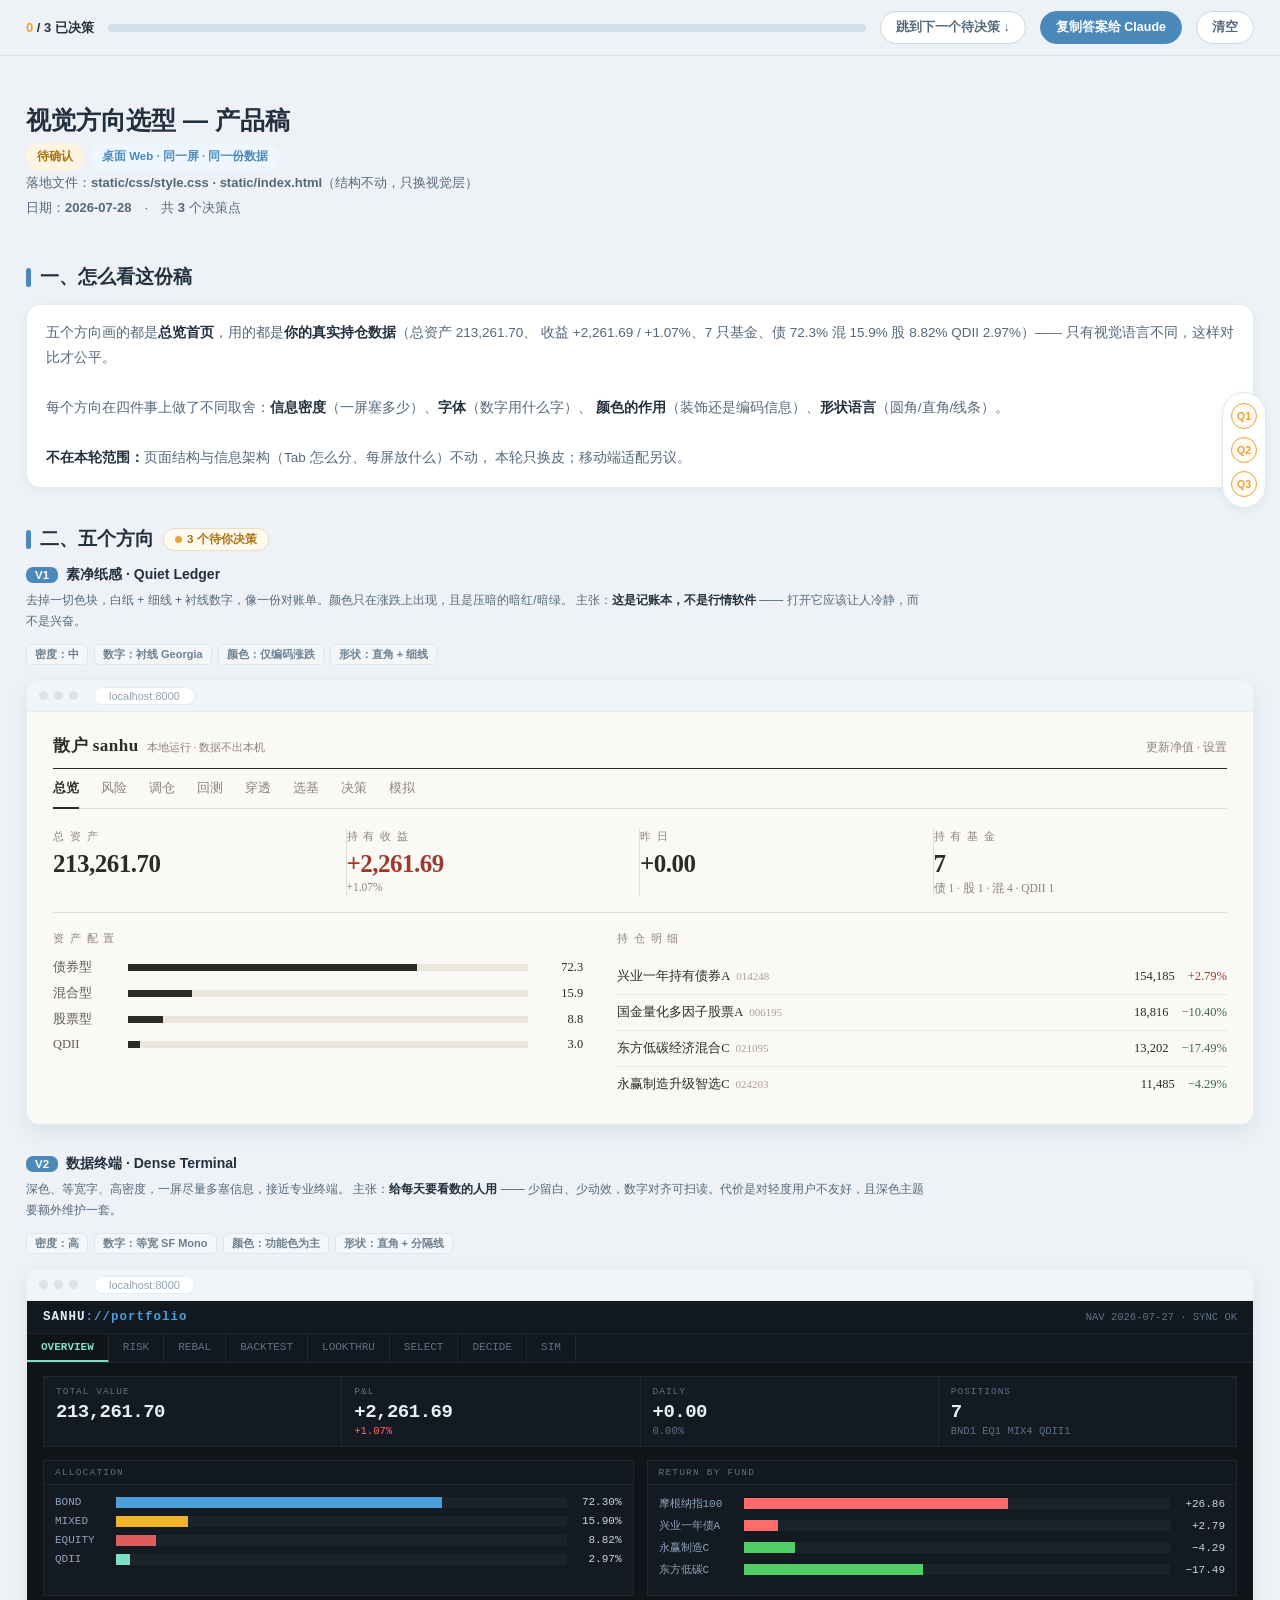
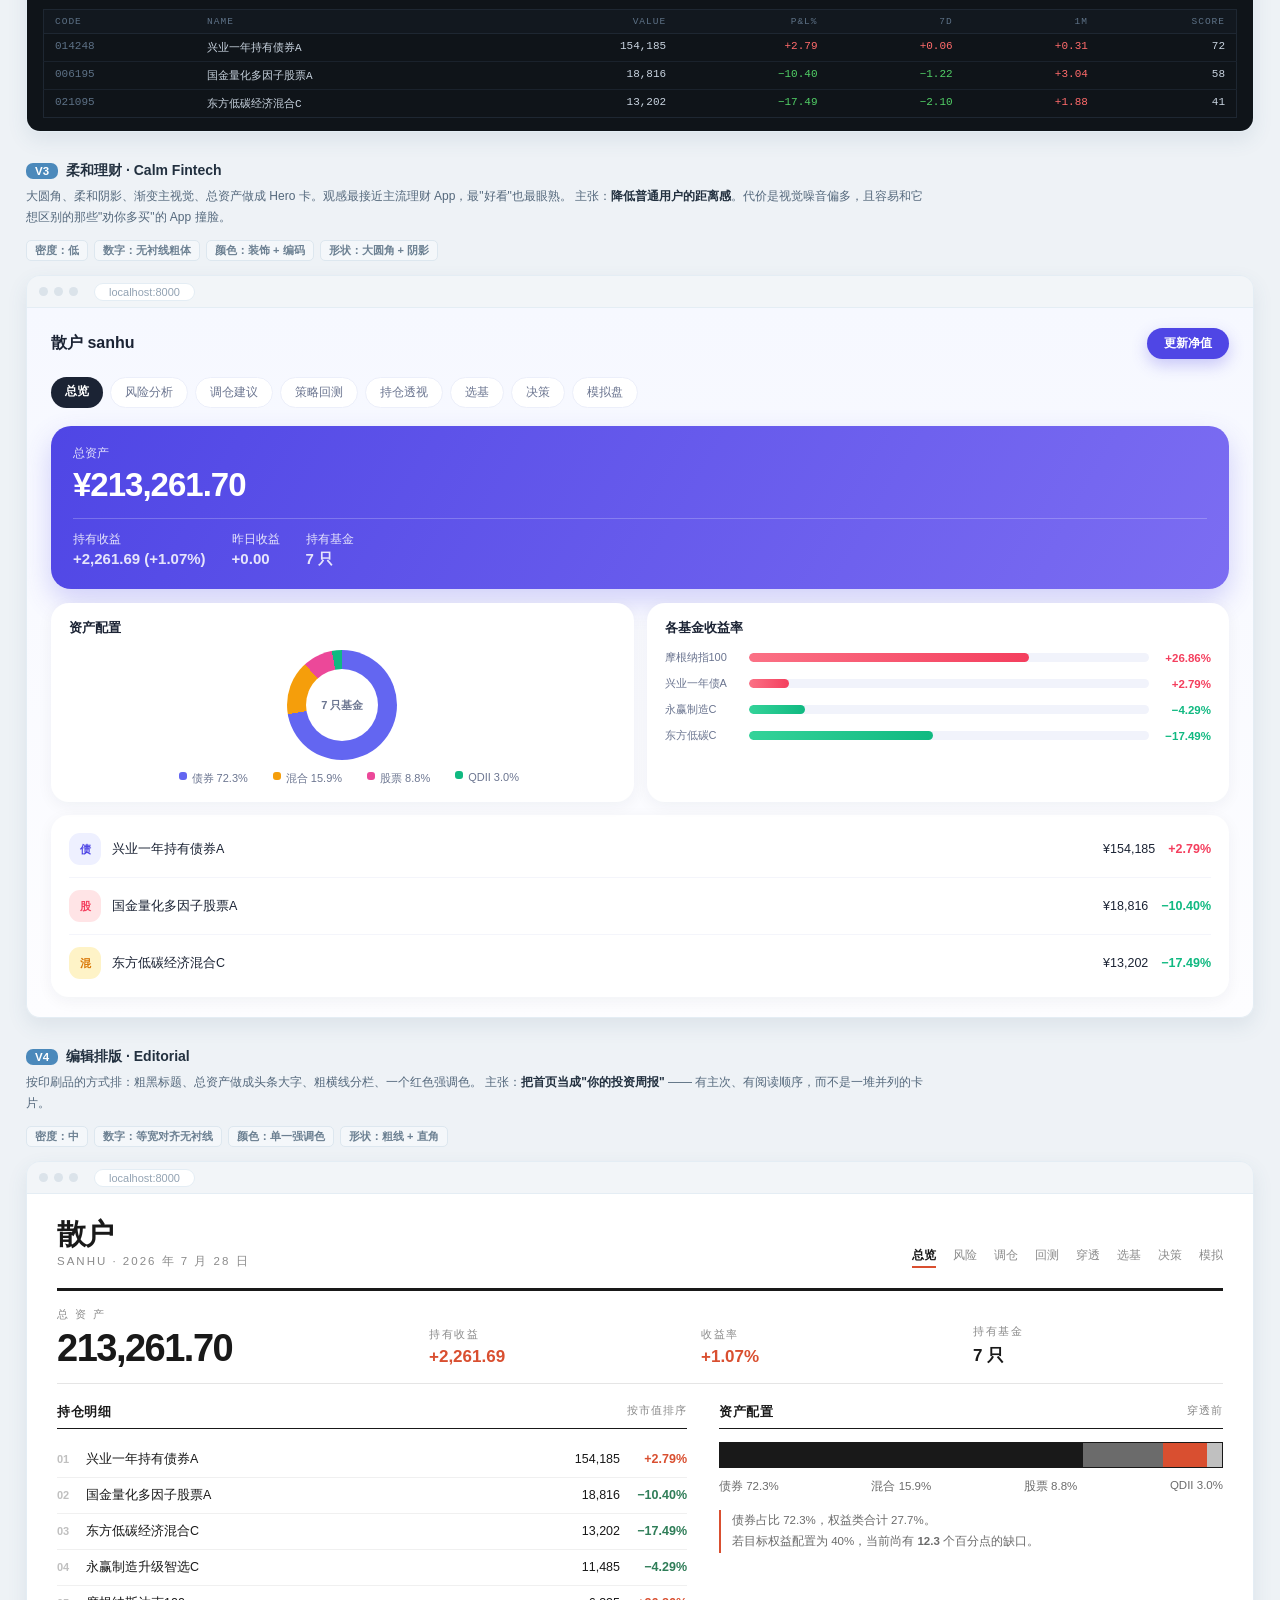
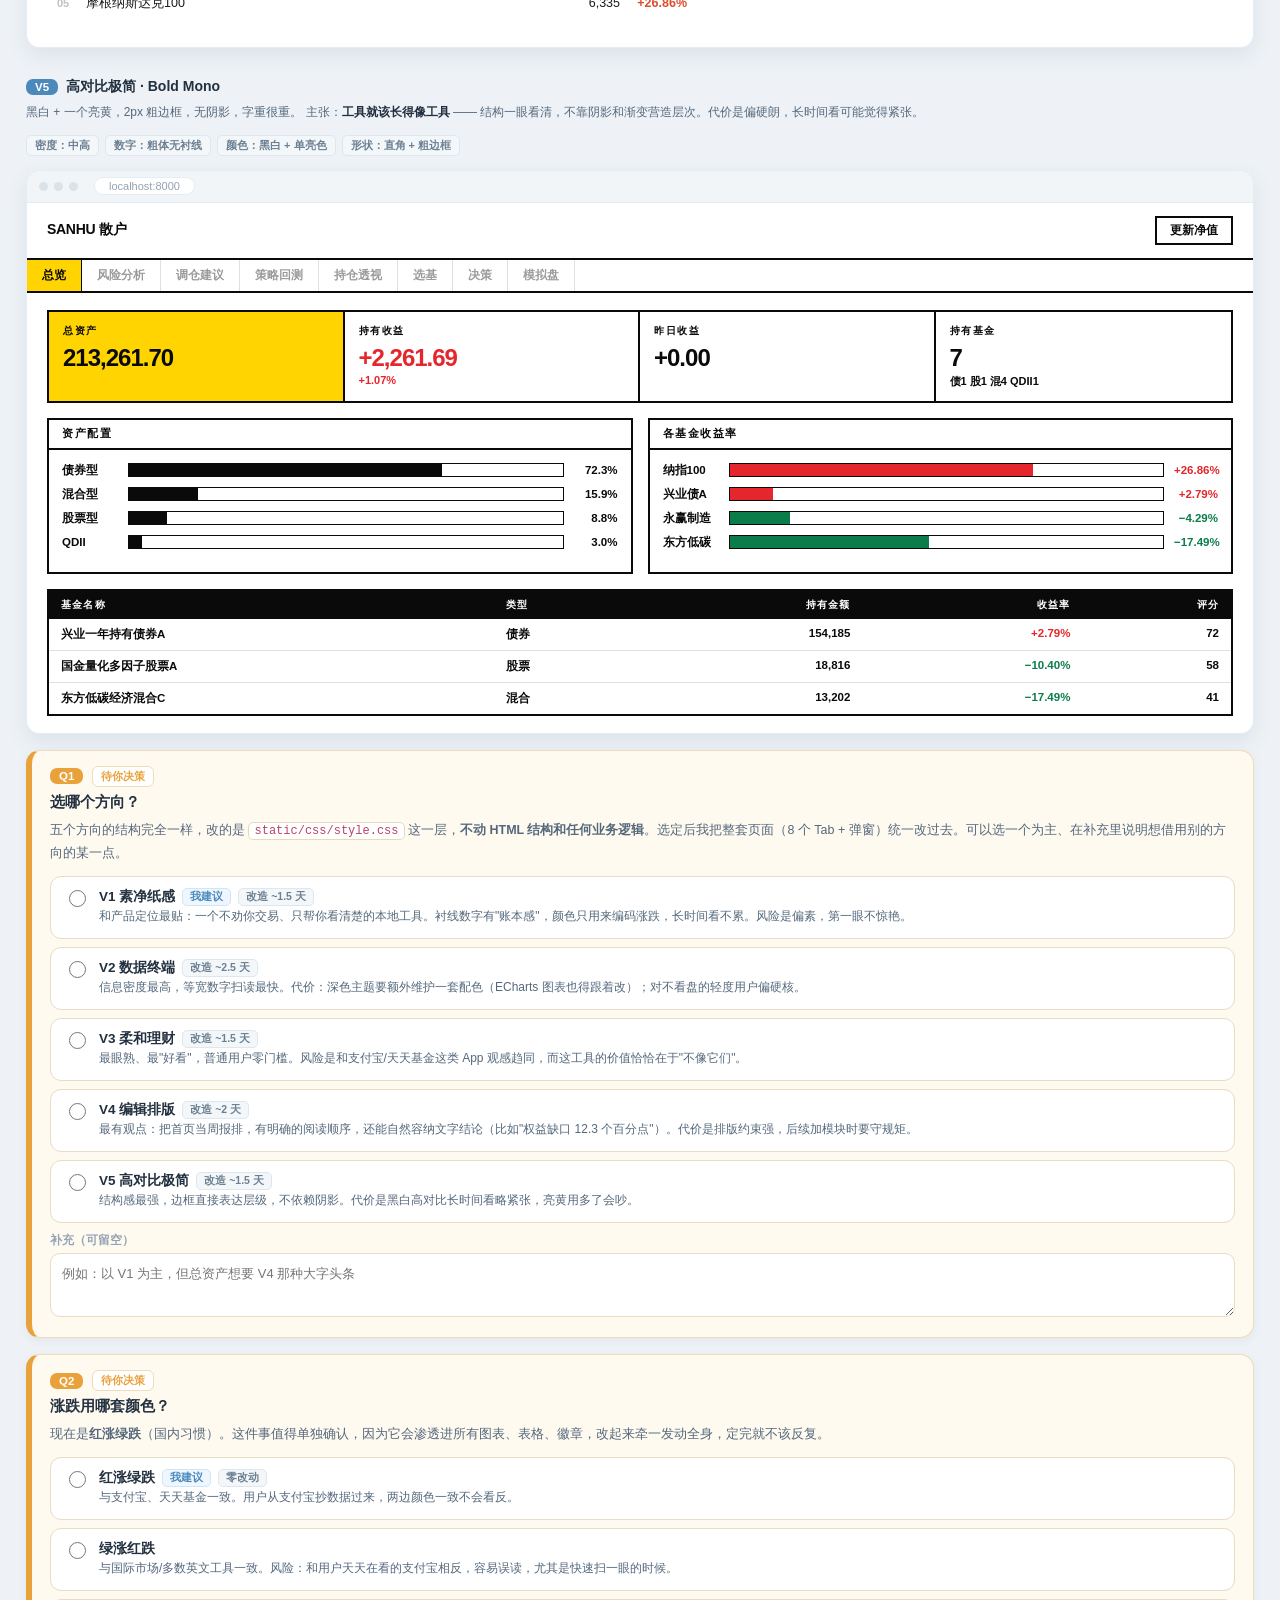
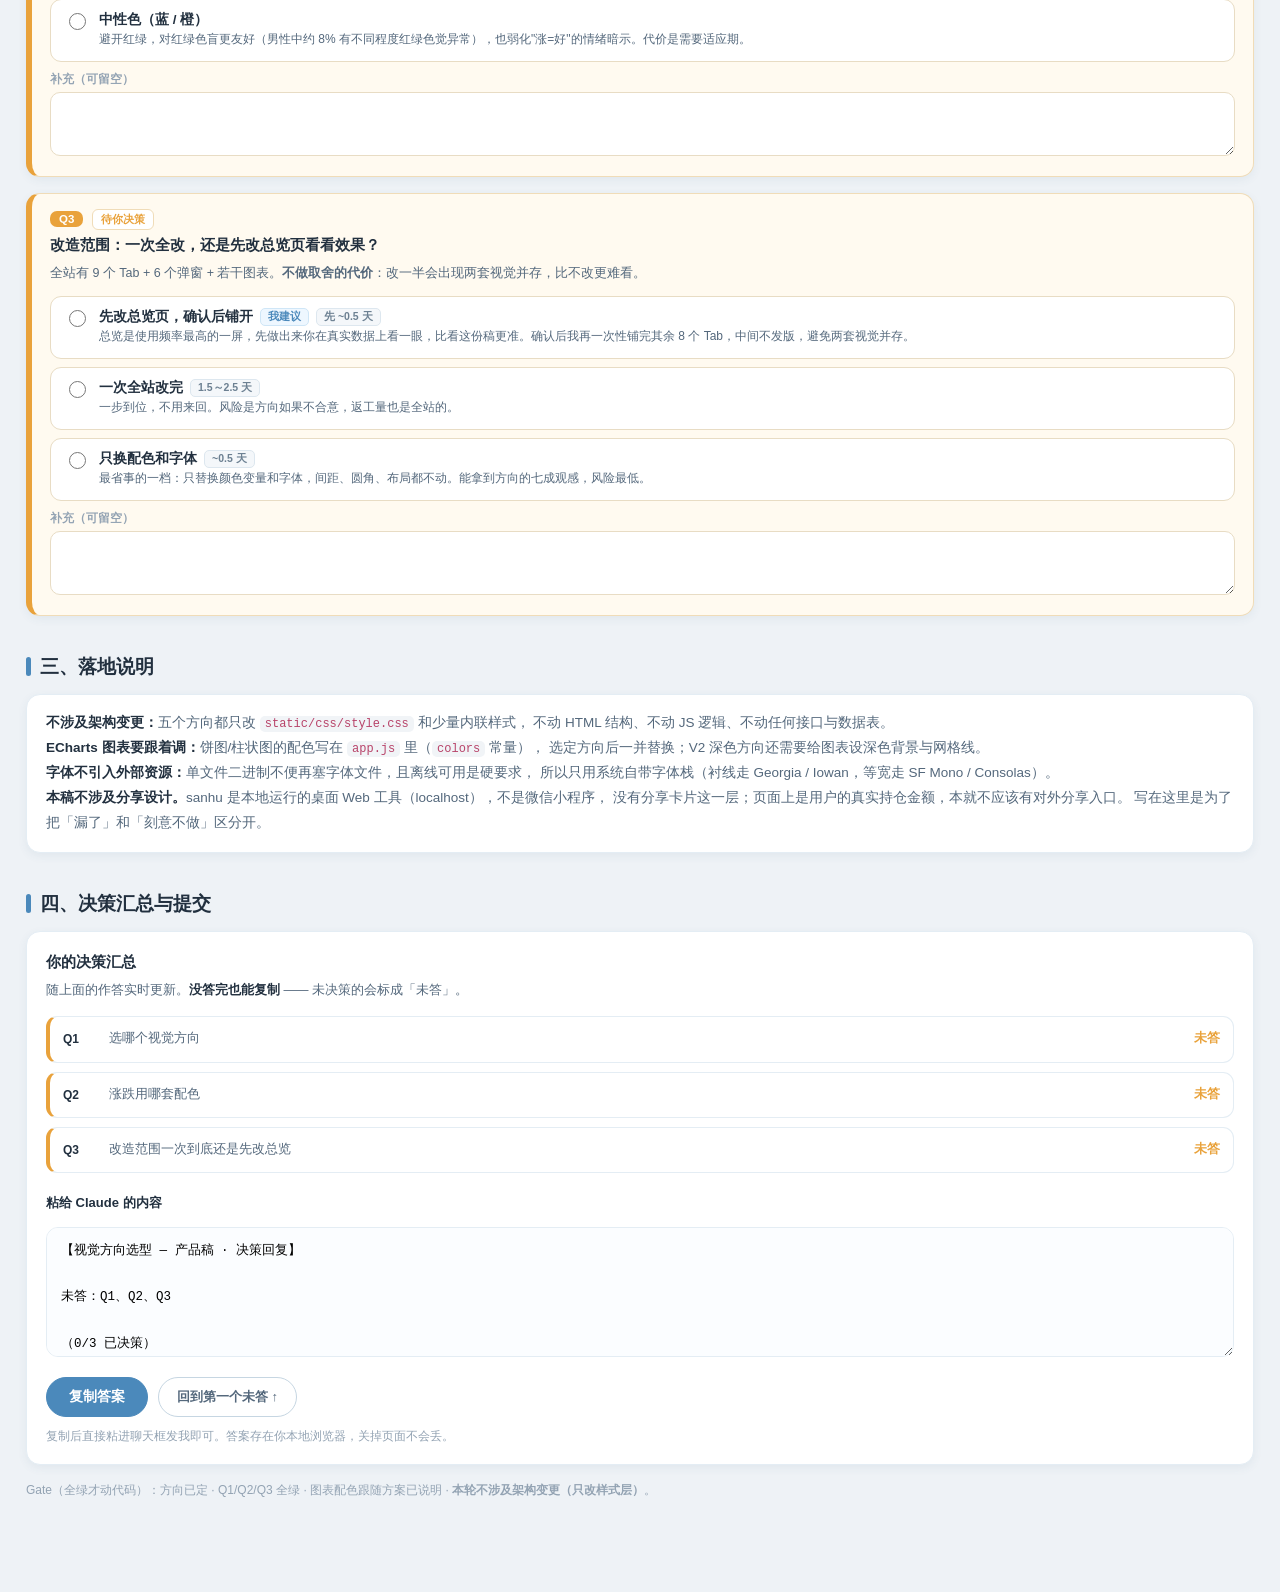
<file: docs/product-specs/ui-redesign.html>
<!doctype html>
<!-- ============================================================================
     视觉方向选型 · 产品稿
     五个方向画的是同一屏（总览首页）、同一份数据（用户真实持仓），只换视觉语言。
     校验：node ~/.claude/hooks/check-product-spec.mjs docs/product-specs/ui-redesign.html
     ============================================================================ -->
<html lang="zh-CN">
<head>
<meta charset="utf-8" />
<meta name="viewport" content="width=device-width, initial-scale=1" />
<title>视觉方向选型 · 产品稿</title>
<style>
:root{
  --bg:#eef2f6; --panel:#fff;
  --ink:#22303f; --ink-2:#54687c; --muted:#93a3b3; --line:#e4edf4;
  --primary:#7cb4de; --primary-deep:#4b89bb; --primary-soft:#eef7ff;
  --danger:#e2685f;
  --shadow:0 8px 20px rgba(63,96,127,.10);
  --shadow-sm:0 3px 10px rgba(63,96,127,.07);
  --dq-open:#e9a23b; --dq-open-bg:#fffaf0;
  --dq-done:#52a67c; --dq-done-bg:#f2faf6;
}
*{box-sizing:border-box}
body{margin:0;background:var(--bg);color:var(--ink);
  font-family:"PingFang SC","Hiragino Sans GB","Microsoft YaHei",sans-serif;-webkit-font-smoothing:antialiased}
.doc{max-width:1560px;margin:0 auto;padding:0 26px 90px}
h1{font-size:25px;font-weight:800;margin:0 0 6px}
h2.sec{font-size:19px;font-weight:800;margin:38px 0 14px;display:flex;align-items:center;gap:9px;flex-wrap:wrap;scroll-margin-top:76px}
h2.sec::before{content:"";width:5px;height:19px;border-radius:3px;background:var(--primary-deep)}
.doc-head{padding:30px 0 6px}
.doc-head .sub{font-size:13px;color:var(--ink-2);line-height:1.9}
.pill{display:inline-block;font-size:11.5px;font-weight:800;border-radius:20px;padding:3px 11px;margin-right:7px}
.pill.draft{background:#fff4e2;color:#a8720f}
.pill.base{background:var(--primary-soft);color:var(--primary-deep)}
.card{background:var(--panel);border:1px solid var(--line);border-radius:14px;padding:16px 19px;box-shadow:var(--shadow-sm);font-size:13.5px;line-height:1.85;color:var(--ink-2)}
.card b{color:var(--ink)}
table{width:100%;border-collapse:collapse;font-size:13px;background:#fff;border:1px solid var(--line);border-radius:12px;overflow:hidden;margin:10px 0}
th{background:#f7fafc;text-align:left;padding:9px 12px;font-weight:700;color:var(--ink-2);border-bottom:1px solid var(--line)}
td{padding:9px 12px;border-bottom:1px solid var(--line);vertical-align:top}
tr:last-child td{border-bottom:none}
code{background:#f1f4f7;border-radius:5px;padding:1px 5px;font-size:12px;font-family:"SF Mono",Menlo,monospace;color:#b8446a}
.scrollx{overflow-x:auto}

.cap{font-size:14px;font-weight:800;margin-bottom:6px;display:flex;align-items:center;gap:8px;flex-wrap:wrap}
.cap .no{background:var(--primary-deep);color:#fff;border-radius:7px;padding:2px 9px;font-size:11.5px;font-weight:800}
.capsub{font-size:12px;color:var(--ink-2);margin:0 0 12px;line-height:1.75;max-width:900px}
.capsub b{color:var(--ink)}
/* 窄屏时让每个稿子在自己的容器里横向滚动，而不是把整页撑宽；
   同时给稿子一个最小宽度，保证比例不被压变形（否则五个方向没法公平对比） */
.mockwrap{border-radius:14px;overflow-x:auto;box-shadow:var(--shadow);border:1px solid var(--line);margin-bottom:8px}
.d1,.d2,.d3,.d4,.d5{min-width:760px}
.browser{height:32px;background:#f2f5f8;border-bottom:1px solid var(--line);display:flex;align-items:center;gap:6px;padding:0 12px}
.browser i{width:9px;height:9px;border-radius:50%;background:#dbe3ea;font-style:normal}
.browser .url{margin-left:10px;font-size:11px;color:var(--muted);background:#fff;border:1px solid var(--line);border-radius:11px;padding:2px 14px}
.tagrow{display:flex;gap:6px;flex-wrap:wrap;margin-bottom:14px}
.tg{font-size:11px;font-weight:700;border-radius:5px;padding:2px 8px;background:#f4f7fa;color:#6c8092;border:1px solid #dde7ef}

/* ══════════ 方向 1：素净纸感 ══════════ */
.d1{background:#faf9f6;padding:22px 26px;font-family:"PingFang SC",serif;color:#2b2b28}
.d1 .top{display:flex;justify-content:space-between;align-items:baseline;border-bottom:1.5px solid #2b2b28;padding-bottom:11px;margin-bottom:0}
.d1 .brand{font-size:17px;font-weight:700;letter-spacing:.5px}
.d1 .brand span{font-size:11px;color:#8a8579;font-weight:400;margin-left:8px;letter-spacing:0}
.d1 .navr{font-size:12px;color:#8a8579}
.d1 .tabs{display:flex;gap:22px;font-size:12.5px;color:#8a8579;padding:11px 0;border-bottom:1px solid #e0ddd3;margin-bottom:20px}
.d1 .tabs b{color:#2b2b28;font-weight:700;position:relative}
.d1 .tabs b::after{content:"";position:absolute;left:0;right:0;bottom:-12px;height:2px;background:#2b2b28}
.d1 .kpis{display:grid;grid-template-columns:repeat(4,1fr);gap:0;border-bottom:1px solid #e0ddd3;padding-bottom:16px;margin-bottom:18px}
.d1 .kpi{padding-right:20px;border-right:1px solid #e0ddd3}
.d1 .kpi:last-child{border-right:none}
.d1 .kpi .l{font-size:11px;color:#8a8579;letter-spacing:1.5px;margin-bottom:6px}
.d1 .kpi .v{font-size:25px;font-weight:600;font-family:"Iowan Old Style","Georgia",serif;letter-spacing:-.5px}
.d1 .kpi .s{font-size:11.5px;color:#8a8579;margin-top:3px}
.d1 .cols{display:grid;grid-template-columns:1fr 1.15fr;gap:34px}
.d1 .h{font-size:11px;letter-spacing:1.5px;color:#8a8579;margin-bottom:13px}
.d1 .barrow{display:flex;align-items:center;gap:11px;margin-bottom:9px;font-size:12.5px}
.d1 .barrow .n{width:64px;color:#5f5b52}
.d1 .barrow .t{flex:1;height:7px;background:#eae7dd}
.d1 .barrow .t i{display:block;height:100%;background:#2b2b28}
.d1 .barrow .p{width:44px;text-align:right;font-family:Georgia,serif}
.d1 .lst{font-size:12.5px}
.d1 .lst .r{display:flex;justify-content:space-between;padding:9px 0;border-bottom:1px solid #eae7dd}
.d1 .lst .r:last-child{border-bottom:none}
.d1 .lst .nm{color:#2b2b28}
.d1 .lst .nm em{font-style:normal;color:#a8a396;font-size:11px;margin-left:6px}
.d1 .lst .vv{font-family:Georgia,serif;text-align:right}
.d1 .up{color:#9c3a2e}.d1 .dn{color:#3f6b4a}

/* ══════════ 方向 2：数据终端 ══════════ */
.d2{background:#0f1419;padding:0;font-family:"SF Mono",Menlo,Consolas,monospace;color:#c9d4e0}
.d2 .top{display:flex;justify-content:space-between;align-items:center;padding:9px 16px;border-bottom:1px solid #1e2732;background:#12181f}
.d2 .brand{font-size:12.5px;font-weight:700;color:#e8eef5;letter-spacing:1px}
.d2 .brand span{color:#4b9fd8}
.d2 .tabs{display:flex;gap:0;font-size:11px;border-bottom:1px solid #1e2732;background:#12181f}
.d2 .tabs span{padding:7px 14px;color:#5d7186;border-right:1px solid #1e2732}
.d2 .tabs b{padding:7px 14px;color:#7ee0c0;background:#0f1419;border-right:1px solid #1e2732;border-bottom:2px solid #7ee0c0}
.d2 .body{padding:13px 16px}
.d2 .kpis{display:grid;grid-template-columns:repeat(4,1fr);gap:1px;background:#1e2732;border:1px solid #1e2732;margin-bottom:13px}
.d2 .kpi{background:#131a22;padding:9px 12px}
.d2 .kpi .l{font-size:9.5px;color:#5d7186;letter-spacing:1px;margin-bottom:4px}
.d2 .kpi .v{font-size:19px;font-weight:700;color:#e8eef5;letter-spacing:-.5px}
.d2 .kpi .s{font-size:10.5px;margin-top:2px}
.d2 .cols{display:grid;grid-template-columns:1fr 1fr;gap:13px;margin-bottom:13px}
.d2 .pane{border:1px solid #1e2732;background:#131a22}
.d2 .pane .h{font-size:9.5px;color:#5d7186;letter-spacing:1.2px;padding:6px 11px;border-bottom:1px solid #1e2732;background:#12181f}
.d2 .pane .c{padding:11px}
.d2 .brow{display:flex;align-items:center;gap:9px;font-size:11px;margin-bottom:7px}
.d2 .brow .n{width:52px;color:#8fa3b8}
.d2 .brow .t{flex:1;height:11px;background:#1a222c;position:relative}
.d2 .brow .t i{display:block;height:100%}
.d2 .brow .p{width:46px;text-align:right;color:#c9d4e0}
.d2 table{width:100%;border-collapse:collapse;font-size:11px;background:transparent;border:1px solid #1e2732;border-radius:0;margin:0}
.d2 th{background:#12181f;color:#5d7186;font-size:9.5px;letter-spacing:1px;padding:6px 11px;border-bottom:1px solid #1e2732;font-weight:400}
.d2 td{padding:6px 11px;border-bottom:1px solid #1a222c;color:#c9d4e0}
.d2 .up{color:#ff6b6b}.d2 .dn{color:#51cf66}
.d2 .dim{color:#5d7186}

/* ══════════ 方向 3：柔和理财 ══════════ */
.d3{background:linear-gradient(180deg,#f6f8ff,#fdfdff);padding:20px 24px;font-family:"PingFang SC",sans-serif;color:#1b2334}
.d3 .top{display:flex;justify-content:space-between;align-items:center;margin-bottom:18px}
.d3 .brand{font-size:16px;font-weight:700}
.d3 .btn{background:#4f46e5;color:#fff;border-radius:22px;padding:7px 17px;font-size:12px;font-weight:600;box-shadow:0 6px 16px rgba(79,70,229,.28)}
.d3 .tabs{display:flex;gap:7px;margin-bottom:18px;flex-wrap:wrap}
.d3 .tabs span{font-size:12px;color:#6b7590;background:#fff;border-radius:18px;padding:6px 14px;border:1px solid #eceffa}
.d3 .tabs b{font-size:12px;color:#fff;background:#1b2334;border-radius:18px;padding:6px 14px}
.d3 .hero{background:linear-gradient(120deg,#4f46e5,#7c6df2);border-radius:20px;padding:20px 22px;color:#fff;margin-bottom:14px;box-shadow:0 12px 28px rgba(79,70,229,.24)}
.d3 .hero .l{font-size:11.5px;opacity:.82;margin-bottom:5px}
.d3 .hero .v{font-size:33px;font-weight:800;letter-spacing:-1px}
.d3 .hero .row{display:flex;gap:26px;margin-top:14px;padding-top:13px;border-top:1px solid rgba(255,255,255,.22)}
.d3 .hero .row div{font-size:11.5px;opacity:.85}
.d3 .hero .row div b{display:block;font-size:15px;font-weight:700;opacity:1;margin-top:3px}
.d3 .cols{display:grid;grid-template-columns:1fr 1fr;gap:13px;margin-bottom:13px}
.d3 .cd{background:#fff;border-radius:18px;padding:16px 18px;box-shadow:0 4px 16px rgba(27,35,52,.05)}
.d3 .cd .h{font-size:13px;font-weight:700;margin-bottom:13px}
.d3 .ring{width:110px;height:110px;border-radius:50%;margin:0 auto;
  background:conic-gradient(#6366f1 0 72.3%,#f59e0b 0 88.2%,#ec4899 0 97%,#10b981 0);
  display:flex;align-items:center;justify-content:center}
.d3 .ring i{width:72px;height:72px;background:#fff;border-radius:50%;display:flex;align-items:center;justify-content:center;font-style:normal;font-size:11px;color:#6b7590;font-weight:700}
.d3 .lgd{display:flex;gap:12px;justify-content:center;margin-top:11px;font-size:11px;color:#6b7590;flex-wrap:wrap}
.d3 .lgd span::before{content:"";display:inline-block;width:8px;height:8px;border-radius:3px;margin-right:5px;vertical-align:middle}
.d3 .brow{display:flex;align-items:center;gap:10px;font-size:12px;margin-bottom:11px}
.d3 .brow .n{width:74px;color:#6b7590;font-size:11px}
.d3 .brow .t{flex:1;height:9px;background:#f1f3fb;border-radius:5px;overflow:hidden}
.d3 .brow .t i{display:block;height:100%;border-radius:5px}
.d3 .brow .p{width:52px;text-align:right;font-weight:700;font-size:11.5px}
.d3 .lst{background:#fff;border-radius:18px;padding:6px 18px;box-shadow:0 4px 16px rgba(27,35,52,.05)}
.d3 .lst .r{display:flex;align-items:center;justify-content:space-between;padding:12px 0;border-bottom:1px solid #f4f5fb;font-size:12.5px}
.d3 .lst .r:last-child{border-bottom:none}
.d3 .lst .ic{width:32px;height:32px;border-radius:11px;background:#eef0ff;display:inline-flex;align-items:center;justify-content:center;font-size:11px;color:#4f46e5;font-weight:800;margin-right:11px}
.d3 .up{color:#f43f5e}.d3 .dn{color:#10b981}

/* ══════════ 方向 4：编辑排版 ══════════ */
.d4{background:#fff;padding:26px 30px;font-family:"PingFang SC",sans-serif;color:#191919}
.d4 .top{display:flex;justify-content:space-between;align-items:flex-end;margin-bottom:20px}
.d4 .brand{font-size:29px;font-weight:800;letter-spacing:-1px;line-height:1}
.d4 .brand em{display:block;font-style:normal;font-size:11.5px;font-weight:500;color:#8b8b8b;letter-spacing:2px;margin-top:7px}
.d4 .tabs{display:flex;gap:17px;font-size:12px;color:#8b8b8b}
.d4 .tabs b{color:#191919;border-bottom:2px solid #d94f30;padding-bottom:2px}
.d4 .lead{border-top:3px solid #191919;border-bottom:1px solid #e5e5e5;padding:16px 0;margin-bottom:20px;display:grid;grid-template-columns:1.4fr 1fr 1fr 1fr;gap:22px;align-items:end}
.d4 .lead .big .l{font-size:11px;letter-spacing:2px;color:#8b8b8b;margin-bottom:7px}
.d4 .lead .big .v{font-size:38px;font-weight:800;letter-spacing:-1.5px;line-height:1}
.d4 .lead .m .l{font-size:10.5px;letter-spacing:1.5px;color:#8b8b8b;margin-bottom:5px}
.d4 .lead .m .v{font-size:17px;font-weight:700}
.d4 .cols{display:grid;grid-template-columns:1.25fr 1fr;gap:32px}
.d4 .h{font-size:12.5px;font-weight:800;letter-spacing:.5px;padding-bottom:7px;border-bottom:1px solid #191919;margin-bottom:13px;display:flex;justify-content:space-between}
.d4 .h em{font-style:normal;font-size:10.5px;color:#8b8b8b;font-weight:500;letter-spacing:1px}
.d4 .rank{font-size:12.5px}
.d4 .rank .r{display:grid;grid-template-columns:20px 1fr 62px 58px;gap:9px;align-items:center;padding:9px 0;border-bottom:1px solid #f0f0f0}
.d4 .rank .r:last-child{border-bottom:none}
.d4 .rank .i{color:#c0c0c0;font-size:11px;font-weight:700}
.d4 .rank .v{text-align:right;font-variant-numeric:tabular-nums}
.d4 .rank .g{text-align:right;font-weight:700;font-variant-numeric:tabular-nums}
.d4 .stack{display:flex;height:26px;border:1px solid #191919;margin-bottom:11px}
.d4 .stack i{display:block;height:100%}
.d4 .note{font-size:11.5px;color:#6b6b6b;line-height:1.9;border-left:2px solid #d94f30;padding-left:11px}
.d4 .up{color:#d94f30}.d4 .dn{color:#2f7d58}

/* ══════════ 方向 5：高对比极简 ══════════ */
.d5{background:#fff;padding:0;font-family:"PingFang SC","Helvetica Neue",sans-serif;color:#0a0a0a}
.d5 .top{display:flex;justify-content:space-between;align-items:center;padding:13px 20px;border-bottom:2px solid #0a0a0a}
.d5 .brand{font-size:14px;font-weight:800;letter-spacing:-.3px;text-transform:uppercase}
.d5 .btn{border:2px solid #0a0a0a;padding:5px 13px;font-size:11.5px;font-weight:800}
.d5 .tabs{display:flex;border-bottom:2px solid #0a0a0a;font-size:11.5px;font-weight:700}
.d5 .tabs span{padding:8px 15px;color:#9a9a9a;border-right:1px solid #e0e0e0}
.d5 .tabs b{padding:8px 15px;background:#ffd400;border-right:1px solid #0a0a0a}
.d5 .body{padding:17px 20px}
.d5 .kpis{display:grid;grid-template-columns:repeat(4,1fr);border:2px solid #0a0a0a;margin-bottom:15px}
.d5 .kpi{padding:12px 14px;border-right:2px solid #0a0a0a}
.d5 .kpi:last-child{border-right:none}
.d5 .kpi.hi{background:#ffd400}
.d5 .kpi .l{font-size:10px;font-weight:800;letter-spacing:1.5px;margin-bottom:6px;text-transform:uppercase}
.d5 .kpi .v{font-size:24px;font-weight:800;letter-spacing:-1px}
.d5 .kpi .s{font-size:11px;font-weight:700;margin-top:2px}
.d5 .cols{display:grid;grid-template-columns:1fr 1fr;gap:15px;margin-bottom:15px}
.d5 .pane{border:2px solid #0a0a0a}
.d5 .pane .h{font-size:10.5px;font-weight:800;letter-spacing:1.5px;padding:7px 13px;border-bottom:2px solid #0a0a0a;text-transform:uppercase}
.d5 .pane .c{padding:13px}
.d5 .brow{display:flex;align-items:center;gap:10px;font-size:11.5px;font-weight:700;margin-bottom:9px}
.d5 .brow .n{width:56px}
.d5 .brow .t{flex:1;height:14px;border:1.5px solid #0a0a0a}
.d5 .brow .t i{display:block;height:100%;background:#0a0a0a}
.d5 .brow .p{width:44px;text-align:right}
.d5 table{width:100%;border-collapse:collapse;font-size:11.5px;border:2px solid #0a0a0a;border-radius:0;margin:0;background:transparent}
.d5 th{background:#0a0a0a;color:#fff;font-size:10px;letter-spacing:1.2px;padding:7px 12px;font-weight:800;border:none}
.d5 td{padding:8px 12px;border-bottom:1px solid #e0e0e0;font-weight:600}
.d5 .up{color:#e5262c}.d5 .dn{color:#0a7d4a}

/* ============ 内联决策卡（勿删）============ */
.dqbar{position:sticky;top:0;z-index:200;margin:0 -26px 18px;padding:11px 26px;
  background:rgba(238,242,246,.94);backdrop-filter:blur(10px);border-bottom:1px solid #d7e3ec;
  display:flex;align-items:center;gap:14px;flex-wrap:wrap}
.dqbar .p-txt{font-size:13px;font-weight:800;white-space:nowrap}
.dqbar .p-txt em{font-style:normal;color:var(--dq-open)}
.dqbar .p-txt.all-done em{color:var(--dq-done)}
.dqbar .p-track{flex:1;min-width:120px;height:8px;border-radius:5px;background:#d3e0ea;overflow:hidden}
.dqbar .p-fill{height:100%;width:0;border-radius:5px;background:linear-gradient(90deg,#8ecfae,var(--dq-done));transition:width .25s}
.dqbar button{font-size:12.5px;font-weight:700;padding:7px 15px;border-radius:19px;cursor:pointer;
  border:1px solid #c6d6e2;background:#fff;color:var(--ink-2);white-space:nowrap}
.dqbar button:hover{border-color:var(--primary);color:var(--primary-deep)}
.dqbar button.primary{background:var(--primary-deep);border-color:var(--primary-deep);color:#fff}
.dqbar button.ghost-danger:hover{border-color:var(--danger);color:var(--danger)}
.dqrail{position:fixed;right:14px;top:50%;transform:translateY(-50%);z-index:190;
  display:flex;flex-direction:column;gap:8px;background:rgba(255,255,255,.9);backdrop-filter:blur(8px);
  border:1px solid #dce7ef;border-radius:22px;padding:10px 8px;box-shadow:var(--shadow-sm)}
.dqrail .rdot{width:26px;height:26px;border-radius:50%;cursor:pointer;display:flex;align-items:center;justify-content:center;
  font-size:10.5px;font-weight:800;background:var(--dq-open-bg);color:var(--dq-open);border:1.5px solid var(--dq-open);transition:.15s}
.dqrail .rdot:hover{transform:scale(1.12)}
.dqrail .rdot.done{background:var(--dq-done-bg);color:var(--dq-done);border-color:var(--dq-done)}
@media(max-width:1180px){.dqrail{display:none}}
.dq{margin:16px 0 6px;border-radius:14px;border:1px solid #f0dcb8;border-left:6px solid var(--dq-open);
  background:var(--dq-open-bg);padding:15px 18px 16px;scroll-margin-top:78px;box-shadow:var(--shadow-sm)}
.dq.answered{border-color:#cbe8da;border-left-color:var(--dq-done);background:var(--dq-done-bg)}
.dq-hd{display:flex;align-items:center;gap:9px;flex-wrap:wrap;margin-bottom:4px}
.dq-id{background:var(--dq-open);color:#fff;font-size:11.5px;font-weight:800;border-radius:7px;padding:2px 9px}
.dq.answered .dq-id{background:var(--dq-done)}
.dq-state{font-size:11px;font-weight:800;border-radius:6px;padding:2px 8px;background:#fff;color:var(--dq-open);border:1px solid #f0dcb8}
.dq.answered .dq-state{color:var(--dq-done);border-color:#cbe8da}
.dq:not(.answered) .dq-state{animation:dqPulse 2.2s ease-in-out infinite}
@keyframes dqPulse{0%,100%{opacity:1}50%{opacity:.45}}
.dq-q{font-size:14.5px;font-weight:800;line-height:1.6}
.dq-sub{font-size:12.5px;color:var(--ink-2);line-height:1.8;margin-top:5px}
.dq-sub code{background:#fff;border:1px solid #e6d9c0}
.dq-opts{margin-top:11px;display:flex;flex-direction:column;gap:8px}
.dq-opt{display:flex;align-items:flex-start;gap:10px;cursor:pointer;background:#fff;
  border:1.5px solid #e8dcc4;border-radius:11px;padding:11px 13px;transition:.15s}
.dq-opt:hover{border-color:var(--dq-open);box-shadow:0 2px 8px rgba(233,162,59,.13)}
.dq-opt input{width:17px;height:17px;margin-top:2px;flex:none;accent-color:var(--dq-done);cursor:pointer}
.dq-opt.sel{border-color:var(--dq-done);background:var(--dq-done-bg)}
.dq-opt .o-body{flex:1;min-width:0}
.dq-opt .o-t{font-size:13.5px;font-weight:800;display:flex;align-items:center;gap:7px;flex-wrap:wrap}
.dq-opt .o-d{font-size:12px;color:var(--ink-2);line-height:1.75;margin-top:3px}
.rec-chip{background:var(--primary-soft);color:var(--primary-deep);border:1px solid #cfe6f7;border-radius:5px;font-size:10.5px;font-weight:800;padding:1px 7px;white-space:nowrap}
.cost-chip{background:#f4f7fa;color:#6c8092;border:1px solid #dde7ef;border-radius:5px;font-size:10.5px;font-weight:700;padding:1px 7px;white-space:nowrap}
.dq-note{margin-top:10px}
.dq-note label{display:block;font-size:11.5px;color:var(--muted);font-weight:700;margin-bottom:5px}
.dq-note textarea{width:100%;min-height:52px;resize:vertical;border:1.5px solid #e8dcc4;border-radius:10px;
  padding:9px 11px;font-size:13px;font-family:inherit;line-height:1.7;background:#fff}
.dq-note textarea:focus{outline:none;border-color:var(--dq-open)}
.sec-badge{display:inline-flex;align-items:center;gap:5px;background:var(--dq-open-bg);color:#a8720f;
  border:1px solid #f0dcb8;border-radius:20px;font-size:11.5px;font-weight:800;padding:3px 11px}
.sec-badge.done{background:var(--dq-done-bg);color:#2f7d58;border-color:#cbe8da}
.sec-badge i{width:7px;height:7px;border-radius:50%;background:var(--dq-open);font-style:normal}
.sec-badge.done i{background:var(--dq-done)}
.dqsum-row{display:flex;align-items:flex-start;gap:12px;padding:11px 13px;border-radius:11px;background:#fff;
  border:1px solid var(--line);border-left:4px solid var(--dq-open);margin-bottom:9px;cursor:pointer}
.dqsum-row.done{border-left-color:var(--dq-done)}
.dqsum-row .s-id{font-size:12px;font-weight:800;color:var(--ink);flex:none;width:34px}
.dqsum-row .s-q{flex:1;min-width:0;font-size:12.5px;color:var(--ink-2);line-height:1.7}
.dqsum-row .s-a{flex:none;max-width:46%;font-size:12.5px;font-weight:800;color:var(--dq-done);text-align:right;line-height:1.7}
.dqsum-row:not(.done) .s-a{color:var(--dq-open)}
.dqsum-row .s-a .s-note{display:block;font-weight:600;color:var(--ink-2);font-size:11.5px;margin-top:3px}
.dq-out{width:100%;min-height:130px;resize:vertical;margin-top:12px;border:1.5px solid var(--line);border-radius:12px;
  padding:12px 14px;font-family:"SF Mono",Menlo,monospace;font-size:12.5px;line-height:1.85;background:#fbfdff}
.dq-out:focus{outline:none;border-color:var(--primary)}
.copy-hint{font-size:12px;color:var(--muted);margin-top:9px;line-height:1.8}
.toast{position:fixed;left:50%;bottom:38px;transform:translateX(-50%) translateY(14px);background:rgba(34,48,63,.94);
  color:#fff;font-size:13px;font-weight:700;padding:11px 22px;border-radius:24px;z-index:400;opacity:0;pointer-events:none;transition:.22s}
.toast.show{opacity:1;transform:translateX(-50%) translateY(0)}
</style>
</head>
<body>
<div class="doc">

  <div class="dqbar">
    <span class="p-txt" id="pTxt">0 / 0 已决策</span>
    <div class="p-track"><div class="p-fill" id="pFill"></div></div>
    <button id="btnNext">跳到下一个待决策 ↓</button>
    <button class="primary" id="btnCopyTop">复制答案给 Claude</button>
    <button class="ghost-danger" id="btnReset">清空</button>
  </div>
  <div class="dqrail" id="dqRail"></div>

  <div class="doc-head">
    <h1>视觉方向选型 — 产品稿</h1>
    <div class="sub">
      <span class="pill draft">待确认</span><span class="pill base">桌面 Web · 同一屏 · 同一份数据</span><br>
      落地文件：<b>static/css/style.css · static/index.html</b>（结构不动，只换视觉层）<br>
      日期：<b>2026-07-28</b>　·　共 <b>3</b> 个决策点
    </div>
  </div>

  <section>
    <h2 class="sec">一、怎么看这份稿</h2>
    <div class="card">
      五个方向画的都是<b>总览首页</b>，用的都是<b>你的真实持仓数据</b>（总资产 213,261.70、
      收益 +2,261.69 / +1.07%、7 只基金、债 72.3% 混 15.9% 股 8.82% QDII 2.97%）——
      只有视觉语言不同，这样对比才公平。<br><br>
      每个方向在四件事上做了不同取舍：<b>信息密度</b>（一屏塞多少）、<b>字体</b>（数字用什么字）、
      <b>颜色的作用</b>（装饰还是编码信息）、<b>形状语言</b>（圆角/直角/线条）。<br><br>
      <b>不在本轮范围：</b>页面结构与信息架构（Tab 怎么分、每屏放什么）不动，
      本轮只换皮；移动端适配另议。
    </div>
  </section>

  <section>
    <h2 class="sec">二、五个方向</h2>

    <!-- ── 方向 1 ── -->
    <div class="cap"><span class="no">V1</span>素净纸感 · Quiet Ledger</div>
    <div class="capsub">
      去掉一切色块，白纸 + 细线 + 衬线数字，像一份对账单。颜色只在涨跌上出现，且是压暗的暗红/暗绿。
      主张：<b>这是记账本，不是行情软件</b> —— 打开它应该让人冷静，而不是兴奋。
    </div>
    <div class="tagrow"><span class="tg">密度：中</span><span class="tg">数字：衬线 Georgia</span><span class="tg">颜色：仅编码涨跌</span><span class="tg">形状：直角 + 细线</span></div>
    <div class="mockwrap">
      <div class="browser"><i></i><i></i><i></i><span class="url">localhost:8000</span></div>
      <div class="d1">
        <div class="top"><div class="brand">散户 sanhu<span>本地运行 · 数据不出本机</span></div><div class="navr">更新净值 · 设置</div></div>
        <div class="tabs"><b>总览</b><span>风险</span><span>调仓</span><span>回测</span><span>穿透</span><span>选基</span><span>决策</span><span>模拟</span></div>
        <div class="kpis">
          <div class="kpi"><div class="l">总 资 产</div><div class="v">213,261.70</div></div>
          <div class="kpi"><div class="l">持 有 收 益</div><div class="v up">+2,261.69</div><div class="s">+1.07%</div></div>
          <div class="kpi"><div class="l">昨 日</div><div class="v">+0.00</div></div>
          <div class="kpi"><div class="l">持 有 基 金</div><div class="v">7</div><div class="s">债 1 · 股 1 · 混 4 · QDII 1</div></div>
        </div>
        <div class="cols">
          <div>
            <div class="h">资 产 配 置</div>
            <div class="barrow"><span class="n">债券型</span><span class="t"><i style="width:72.3%"></i></span><span class="p">72.3</span></div>
            <div class="barrow"><span class="n">混合型</span><span class="t"><i style="width:15.9%"></i></span><span class="p">15.9</span></div>
            <div class="barrow"><span class="n">股票型</span><span class="t"><i style="width:8.8%"></i></span><span class="p">8.8</span></div>
            <div class="barrow"><span class="n">QDII</span><span class="t"><i style="width:3%"></i></span><span class="p">3.0</span></div>
          </div>
          <div>
            <div class="h">持 仓 明 细</div>
            <div class="lst">
              <div class="r"><span class="nm">兴业一年持有债券A<em>014248</em></span><span class="vv">154,185　<span class="up">+2.79%</span></span></div>
              <div class="r"><span class="nm">国金量化多因子股票A<em>006195</em></span><span class="vv">18,816　<span class="dn">−10.40%</span></span></div>
              <div class="r"><span class="nm">东方低碳经济混合C<em>021095</em></span><span class="vv">13,202　<span class="dn">−17.49%</span></span></div>
              <div class="r"><span class="nm">永赢制造升级智选C<em>024203</em></span><span class="vv">11,485　<span class="dn">−4.29%</span></span></div>
            </div>
          </div>
        </div>
      </div>
    </div>

    <!-- ── 方向 2 ── -->
    <div class="cap" style="margin-top:30px"><span class="no">V2</span>数据终端 · Dense Terminal</div>
    <div class="capsub">
      深色、等宽字、高密度，一屏尽量多塞信息，接近专业终端。
      主张：<b>给每天要看数的人用</b> —— 少留白、少动效，数字对齐可扫读。代价是对轻度用户不友好，且深色主题要额外维护一套。
    </div>
    <div class="tagrow"><span class="tg">密度：高</span><span class="tg">数字：等宽 SF Mono</span><span class="tg">颜色：功能色为主</span><span class="tg">形状：直角 + 分隔线</span></div>
    <div class="mockwrap">
      <div class="browser"><i></i><i></i><i></i><span class="url">localhost:8000</span></div>
      <div class="d2">
        <div class="top"><div class="brand">SANHU<span>://portfolio</span></div><div style="font-size:10.5px;color:#5d7186">NAV 2026-07-27 · SYNC OK</div></div>
        <div class="tabs"><b>OVERVIEW</b><span>RISK</span><span>REBAL</span><span>BACKTEST</span><span>LOOKTHRU</span><span>SELECT</span><span>DECIDE</span><span>SIM</span></div>
        <div class="body">
          <div class="kpis">
            <div class="kpi"><div class="l">TOTAL VALUE</div><div class="v">213,261.70</div></div>
            <div class="kpi"><div class="l">P&amp;L</div><div class="v up">+2,261.69</div><div class="s up">+1.07%</div></div>
            <div class="kpi"><div class="l">DAILY</div><div class="v dim">+0.00</div><div class="s dim">0.00%</div></div>
            <div class="kpi"><div class="l">POSITIONS</div><div class="v">7</div><div class="s dim">BND1 EQ1 MIX4 QDII1</div></div>
          </div>
          <div class="cols">
            <div class="pane"><div class="h">ALLOCATION</div><div class="c">
              <div class="brow"><span class="n">BOND</span><span class="t"><i style="width:72.3%;background:#4b9fd8"></i></span><span class="p">72.30%</span></div>
              <div class="brow"><span class="n">MIXED</span><span class="t"><i style="width:15.9%;background:#f0b429"></i></span><span class="p">15.90%</span></div>
              <div class="brow"><span class="n">EQUITY</span><span class="t"><i style="width:8.8%;background:#e05c5c"></i></span><span class="p">8.82%</span></div>
              <div class="brow"><span class="n">QDII</span><span class="t"><i style="width:3%;background:#7ee0c0"></i></span><span class="p">2.97%</span></div>
            </div></div>
            <div class="pane"><div class="h">RETURN BY FUND</div><div class="c">
              <div class="brow"><span class="n" style="width:76px">摩根纳指100</span><span class="t"><i style="width:62%;background:#ff6b6b"></i></span><span class="p up">+26.86</span></div>
              <div class="brow"><span class="n" style="width:76px">兴业一年债A</span><span class="t"><i style="width:8%;background:#ff6b6b"></i></span><span class="p up">+2.79</span></div>
              <div class="brow"><span class="n" style="width:76px">永赢制造C</span><span class="t"><i style="width:12%;background:#51cf66"></i></span><span class="p dn">−4.29</span></div>
              <div class="brow"><span class="n" style="width:76px">东方低碳C</span><span class="t"><i style="width:42%;background:#51cf66"></i></span><span class="p dn">−17.49</span></div>
            </div></div>
          </div>
          <table>
            <tr><th>CODE</th><th>NAME</th><th style="text-align:right">VALUE</th><th style="text-align:right">P&amp;L%</th><th style="text-align:right">7D</th><th style="text-align:right">1M</th><th style="text-align:right">SCORE</th></tr>
            <tr><td class="dim">014248</td><td>兴业一年持有债券A</td><td style="text-align:right">154,185</td><td style="text-align:right" class="up">+2.79</td><td style="text-align:right" class="up">+0.06</td><td style="text-align:right" class="up">+0.31</td><td style="text-align:right">72</td></tr>
            <tr><td class="dim">006195</td><td>国金量化多因子股票A</td><td style="text-align:right">18,816</td><td style="text-align:right" class="dn">−10.40</td><td style="text-align:right" class="dn">−1.22</td><td style="text-align:right" class="up">+3.04</td><td style="text-align:right">58</td></tr>
            <tr><td class="dim">021095</td><td>东方低碳经济混合C</td><td style="text-align:right">13,202</td><td style="text-align:right" class="dn">−17.49</td><td style="text-align:right" class="dn">−2.10</td><td style="text-align:right" class="up">+1.88</td><td style="text-align:right">41</td></tr>
          </table>
        </div>
      </div>
    </div>

    <!-- ── 方向 3 ── -->
    <div class="cap" style="margin-top:30px"><span class="no">V3</span>柔和理财 · Calm Fintech</div>
    <div class="capsub">
      大圆角、柔和阴影、渐变主视觉、总资产做成 Hero 卡。观感最接近主流理财 App，最"好看"也最眼熟。
      主张：<b>降低普通用户的距离感</b>。代价是视觉噪音偏多，且容易和它想区别的那些"劝你多买"的 App 撞脸。
    </div>
    <div class="tagrow"><span class="tg">密度：低</span><span class="tg">数字：无衬线粗体</span><span class="tg">颜色：装饰 + 编码</span><span class="tg">形状：大圆角 + 阴影</span></div>
    <div class="mockwrap">
      <div class="browser"><i></i><i></i><i></i><span class="url">localhost:8000</span></div>
      <div class="d3">
        <div class="top"><div class="brand">散户 sanhu</div><div class="btn">更新净值</div></div>
        <div class="tabs"><b>总览</b><span>风险分析</span><span>调仓建议</span><span>策略回测</span><span>持仓透视</span><span>选基</span><span>决策</span><span>模拟盘</span></div>
        <div class="hero">
          <div class="l">总资产</div>
          <div class="v">¥213,261.70</div>
          <div class="row">
            <div>持有收益<b>+2,261.69 (+1.07%)</b></div>
            <div>昨日收益<b>+0.00</b></div>
            <div>持有基金<b>7 只</b></div>
          </div>
        </div>
        <div class="cols">
          <div class="cd">
            <div class="h">资产配置</div>
            <div class="ring"><i>7 只基金</i></div>
            <div class="lgd">
              <span style="--c:#6366f1"><span style="background:#6366f1;display:inline-block;width:8px;height:8px;border-radius:3px;margin-right:5px"></span>债券 72.3%</span>
              <span><span style="background:#f59e0b;display:inline-block;width:8px;height:8px;border-radius:3px;margin-right:5px"></span>混合 15.9%</span>
              <span><span style="background:#ec4899;display:inline-block;width:8px;height:8px;border-radius:3px;margin-right:5px"></span>股票 8.8%</span>
              <span><span style="background:#10b981;display:inline-block;width:8px;height:8px;border-radius:3px;margin-right:5px"></span>QDII 3.0%</span>
            </div>
          </div>
          <div class="cd">
            <div class="h">各基金收益率</div>
            <div class="brow"><span class="n">摩根纳指100</span><span class="t"><i style="width:70%;background:linear-gradient(90deg,#fb7185,#f43f5e)"></i></span><span class="p up">+26.86%</span></div>
            <div class="brow"><span class="n">兴业一年债A</span><span class="t"><i style="width:10%;background:linear-gradient(90deg,#fb7185,#f43f5e)"></i></span><span class="p up">+2.79%</span></div>
            <div class="brow"><span class="n">永赢制造C</span><span class="t"><i style="width:14%;background:linear-gradient(90deg,#34d399,#10b981)"></i></span><span class="p dn">−4.29%</span></div>
            <div class="brow"><span class="n">东方低碳C</span><span class="t"><i style="width:46%;background:linear-gradient(90deg,#34d399,#10b981)"></i></span><span class="p dn">−17.49%</span></div>
          </div>
        </div>
        <div class="lst">
          <div class="r"><span><span class="ic">债</span>兴业一年持有债券A</span><span>¥154,185　<b class="up">+2.79%</b></span></div>
          <div class="r"><span><span class="ic" style="background:#ffe4e6;color:#f43f5e">股</span>国金量化多因子股票A</span><span>¥18,816　<b class="dn">−10.40%</b></span></div>
          <div class="r"><span><span class="ic" style="background:#fef3c7;color:#d97706">混</span>东方低碳经济混合C</span><span>¥13,202　<b class="dn">−17.49%</b></span></div>
        </div>
      </div>
    </div>

    <!-- ── 方向 4 ── -->
    <div class="cap" style="margin-top:30px"><span class="no">V4</span>编辑排版 · Editorial</div>
    <div class="capsub">
      按印刷品的方式排：粗黑标题、总资产做成头条大字、粗横线分栏、一个红色强调色。
      主张：<b>把首页当成"你的投资周报"</b> —— 有主次、有阅读顺序，而不是一堆并列的卡片。
    </div>
    <div class="tagrow"><span class="tg">密度：中</span><span class="tg">数字：等宽对齐无衬线</span><span class="tg">颜色：单一强调色</span><span class="tg">形状：粗线 + 直角</span></div>
    <div class="mockwrap">
      <div class="browser"><i></i><i></i><i></i><span class="url">localhost:8000</span></div>
      <div class="d4">
        <div class="top">
          <div class="brand">散户<em>SANHU · 2026 年 7 月 28 日</em></div>
          <div class="tabs"><b>总览</b><span>风险</span><span>调仓</span><span>回测</span><span>穿透</span><span>选基</span><span>决策</span><span>模拟</span></div>
        </div>
        <div class="lead">
          <div class="big"><div class="l">总 资 产</div><div class="v">213,261.70</div></div>
          <div class="m"><div class="l">持有收益</div><div class="v up">+2,261.69</div></div>
          <div class="m"><div class="l">收益率</div><div class="v up">+1.07%</div></div>
          <div class="m"><div class="l">持有基金</div><div class="v">7 只</div></div>
        </div>
        <div class="cols">
          <div>
            <div class="h"><span>持仓明细</span><em>按市值排序</em></div>
            <div class="rank">
              <div class="r"><span class="i">01</span><span>兴业一年持有债券A</span><span class="v">154,185</span><span class="g up">+2.79%</span></div>
              <div class="r"><span class="i">02</span><span>国金量化多因子股票A</span><span class="v">18,816</span><span class="g dn">−10.40%</span></div>
              <div class="r"><span class="i">03</span><span>东方低碳经济混合C</span><span class="v">13,202</span><span class="g dn">−17.49%</span></div>
              <div class="r"><span class="i">04</span><span>永赢制造升级智选C</span><span class="v">11,485</span><span class="g dn">−4.29%</span></div>
              <div class="r"><span class="i">05</span><span>摩根纳斯达克100</span><span class="v">6,335</span><span class="g up">+26.86%</span></div>
            </div>
          </div>
          <div>
            <div class="h"><span>资产配置</span><em>穿透前</em></div>
            <div class="stack">
              <i style="width:72.3%;background:#191919"></i><i style="width:15.9%;background:#6b6b6b"></i><i style="width:8.8%;background:#d94f30"></i><i style="width:3%;background:#c0c0c0"></i>
            </div>
            <div style="font-size:11.5px;display:flex;justify-content:space-between;color:#6b6b6b;margin-bottom:16px">
              <span>债券 72.3%</span><span>混合 15.9%</span><span>股票 8.8%</span><span>QDII 3.0%</span>
            </div>
            <div class="note">
              债券占比 72.3%，权益类合计 27.7%。<br>
              若目标权益配置为 40%，当前尚有 <b>12.3</b> 个百分点的缺口。
            </div>
          </div>
        </div>
      </div>
    </div>

    <!-- ── 方向 5 ── -->
    <div class="cap" style="margin-top:30px"><span class="no">V5</span>高对比极简 · Bold Mono</div>
    <div class="capsub">
      黑白 + 一个亮黄，2px 粗边框，无阴影，字重很重。
      主张：<b>工具就该长得像工具</b> —— 结构一眼看清，不靠阴影和渐变营造层次。代价是偏硬朗，长时间看可能觉得紧张。
    </div>
    <div class="tagrow"><span class="tg">密度：中高</span><span class="tg">数字：粗体无衬线</span><span class="tg">颜色：黑白 + 单亮色</span><span class="tg">形状：直角 + 粗边框</span></div>
    <div class="mockwrap">
      <div class="browser"><i></i><i></i><i></i><span class="url">localhost:8000</span></div>
      <div class="d5">
        <div class="top"><div class="brand">SANHU 散户</div><div class="btn">更新净值</div></div>
        <div class="tabs"><b>总览</b><span>风险分析</span><span>调仓建议</span><span>策略回测</span><span>持仓透视</span><span>选基</span><span>决策</span><span>模拟盘</span></div>
        <div class="body">
          <div class="kpis">
            <div class="kpi hi"><div class="l">总资产</div><div class="v">213,261.70</div></div>
            <div class="kpi"><div class="l">持有收益</div><div class="v up">+2,261.69</div><div class="s up">+1.07%</div></div>
            <div class="kpi"><div class="l">昨日收益</div><div class="v">+0.00</div></div>
            <div class="kpi"><div class="l">持有基金</div><div class="v">7</div><div class="s">债1 股1 混4 QDII1</div></div>
          </div>
          <div class="cols">
            <div class="pane"><div class="h">资产配置</div><div class="c">
              <div class="brow"><span class="n">债券型</span><span class="t"><i style="width:72.3%"></i></span><span class="p">72.3%</span></div>
              <div class="brow"><span class="n">混合型</span><span class="t"><i style="width:15.9%"></i></span><span class="p">15.9%</span></div>
              <div class="brow"><span class="n">股票型</span><span class="t"><i style="width:8.8%"></i></span><span class="p">8.8%</span></div>
              <div class="brow"><span class="n">QDII</span><span class="t"><i style="width:3%"></i></span><span class="p">3.0%</span></div>
            </div></div>
            <div class="pane"><div class="h">各基金收益率</div><div class="c">
              <div class="brow"><span class="n">纳指100</span><span class="t"><i style="width:70%;background:#e5262c"></i></span><span class="p up">+26.86%</span></div>
              <div class="brow"><span class="n">兴业债A</span><span class="t"><i style="width:10%;background:#e5262c"></i></span><span class="p up">+2.79%</span></div>
              <div class="brow"><span class="n">永赢制造</span><span class="t"><i style="width:14%;background:#0a7d4a"></i></span><span class="p dn">−4.29%</span></div>
              <div class="brow"><span class="n">东方低碳</span><span class="t"><i style="width:46%;background:#0a7d4a"></i></span><span class="p dn">−17.49%</span></div>
            </div></div>
          </div>
          <table>
            <tr><th>基金名称</th><th>类型</th><th style="text-align:right">持有金额</th><th style="text-align:right">收益率</th><th style="text-align:right">评分</th></tr>
            <tr><td>兴业一年持有债券A</td><td>债券</td><td style="text-align:right">154,185</td><td style="text-align:right" class="up">+2.79%</td><td style="text-align:right">72</td></tr>
            <tr><td>国金量化多因子股票A</td><td>股票</td><td style="text-align:right">18,816</td><td style="text-align:right" class="dn">−10.40%</td><td style="text-align:right">58</td></tr>
            <tr><td>东方低碳经济混合C</td><td>混合</td><td style="text-align:right">13,202</td><td style="text-align:right" class="dn">−17.49%</td><td style="text-align:right">41</td></tr>
          </table>
        </div>
      </div>
    </div>

    <!-- ===== Q1 ===== -->
    <div class="dq" id="Q1" data-q="Q1" data-title="选哪个视觉方向">
      <div class="dq-hd"><span class="dq-id">Q1</span><span class="dq-state">待你决策</span></div>
      <div class="dq-q">选哪个方向？</div>
      <div class="dq-sub">五个方向的结构完全一样，改的是 <code>static/css/style.css</code> 这一层，<b>不动 HTML 结构和任何业务逻辑</b>。选定后我把整套页面（8 个 Tab + 弹窗）统一改过去。可以选一个为主、在补充里说明想借用别的方向的某一点。</div>
      <div class="dq-opts">
        <label class="dq-opt"><input type="radio" name="Q1" value="V1 素净纸感">
          <span class="o-body">
            <span class="o-t">V1 素净纸感<span class="rec-chip">我建议</span><span class="cost-chip">改造 ~1.5 天</span></span>
            <span class="o-d">和产品定位最贴：一个不劝你交易、只帮你看清楚的本地工具。衬线数字有"账本感"，颜色只用来编码涨跌，长时间看不累。风险是偏素，第一眼不惊艳。</span>
          </span></label>
        <label class="dq-opt"><input type="radio" name="Q1" value="V2 数据终端">
          <span class="o-body">
            <span class="o-t">V2 数据终端<span class="cost-chip">改造 ~2.5 天</span></span>
            <span class="o-d">信息密度最高，等宽数字扫读最快。代价：深色主题要额外维护一套配色（ECharts 图表也得跟着改）；对不看盘的轻度用户偏硬核。</span>
          </span></label>
        <label class="dq-opt"><input type="radio" name="Q1" value="V3 柔和理财">
          <span class="o-body">
            <span class="o-t">V3 柔和理财<span class="cost-chip">改造 ~1.5 天</span></span>
            <span class="o-d">最眼熟、最"好看"，普通用户零门槛。风险是和支付宝/天天基金这类 App 观感趋同，而这工具的价值恰恰在于"不像它们"。</span>
          </span></label>
        <label class="dq-opt"><input type="radio" name="Q1" value="V4 编辑排版">
          <span class="o-body">
            <span class="o-t">V4 编辑排版<span class="cost-chip">改造 ~2 天</span></span>
            <span class="o-d">最有观点：把首页当周报排，有明确的阅读顺序，还能自然容纳文字结论（比如"权益缺口 12.3 个百分点"）。代价是排版约束强，后续加模块时要守规矩。</span>
          </span></label>
        <label class="dq-opt"><input type="radio" name="Q1" value="V5 高对比极简">
          <span class="o-body">
            <span class="o-t">V5 高对比极简<span class="cost-chip">改造 ~1.5 天</span></span>
            <span class="o-d">结构感最强，边框直接表达层级，不依赖阴影。代价是黑白高对比长时间看略紧张，亮黄用多了会吵。</span>
          </span></label>
      </div>
      <div class="dq-note"><label>补充（可留空）</label><textarea placeholder="例如：以 V1 为主，但总资产想要 V4 那种大字头条"></textarea></div>
    </div>

    <!-- ===== Q2 ===== -->
    <div class="dq" id="Q2" data-q="Q2" data-title="涨跌用哪套配色">
      <div class="dq-hd"><span class="dq-id">Q2</span><span class="dq-state">待你决策</span></div>
      <div class="dq-q">涨跌用哪套颜色？</div>
      <div class="dq-sub">现在是<b>红涨绿跌</b>（国内习惯）。这件事值得单独确认，因为它会渗透进所有图表、表格、徽章，改起来牵一发动全身，定完就不该反复。</div>
      <div class="dq-opts">
        <label class="dq-opt"><input type="radio" name="Q2" value="红涨绿跌（维持国内习惯）">
          <span class="o-body">
            <span class="o-t">红涨绿跌<span class="rec-chip">我建议</span><span class="cost-chip">零改动</span></span>
            <span class="o-d">与支付宝、天天基金一致。用户从支付宝抄数据过来，两边颜色一致不会看反。</span>
          </span></label>
        <label class="dq-opt"><input type="radio" name="Q2" value="绿涨红跌（国际习惯）">
          <span class="o-body">
            <span class="o-t">绿涨红跌</span>
            <span class="o-d">与国际市场/多数英文工具一致。风险：和用户天天在看的支付宝相反，容易误读，尤其是快速扫一眼的时候。</span>
          </span></label>
        <label class="dq-opt"><input type="radio" name="Q2" value="中性色（蓝涨橙跌，不用红绿）">
          <span class="o-body">
            <span class="o-t">中性色（蓝 / 橙）</span>
            <span class="o-d">避开红绿，对红绿色盲更友好（男性中约 8% 有不同程度红绿色觉异常），也弱化"涨=好"的情绪暗示。代价是需要适应期。</span>
          </span></label>
      </div>
      <div class="dq-note"><label>补充（可留空）</label><textarea placeholder=""></textarea></div>
    </div>

    <!-- ===== Q3 ===== -->
    <div class="dq" id="Q3" data-q="Q3" data-title="改造范围一次到底还是先改总览">
      <div class="dq-hd"><span class="dq-id">Q3</span><span class="dq-state">待你决策</span></div>
      <div class="dq-q">改造范围：一次全改，还是先改总览页看看效果？</div>
      <div class="dq-sub">全站有 9 个 Tab + 6 个弹窗 + 若干图表。<b>不做取舍的代价</b>：改一半会出现两套视觉并存，比不改更难看。</div>
      <div class="dq-opts">
        <label class="dq-opt"><input type="radio" name="Q3" value="先改总览页，确认后再铺开">
          <span class="o-body">
            <span class="o-t">先改总览页，确认后铺开<span class="rec-chip">我建议</span><span class="cost-chip">先 ~0.5 天</span></span>
            <span class="o-d">总览是使用频率最高的一屏，先做出来你在真实数据上看一眼，比看这份稿更准。确认后我再一次性铺完其余 8 个 Tab，中间不发版，避免两套视觉并存。</span>
          </span></label>
        <label class="dq-opt"><input type="radio" name="Q3" value="一次全站改完">
          <span class="o-body">
            <span class="o-t">一次全站改完<span class="cost-chip">1.5～2.5 天</span></span>
            <span class="o-d">一步到位，不用来回。风险是方向如果不合意，返工量也是全站的。</span>
          </span></label>
        <label class="dq-opt"><input type="radio" name="Q3" value="只做配色和字体，不动布局">
          <span class="o-body">
            <span class="o-t">只换配色和字体<span class="cost-chip">~0.5 天</span></span>
            <span class="o-d">最省事的一档：只替换颜色变量和字体，间距、圆角、布局都不动。能拿到方向的七成观感，风险最低。</span>
          </span></label>
      </div>
      <div class="dq-note"><label>补充（可留空）</label><textarea placeholder=""></textarea></div>
    </div>
  </section>

  <section>
    <h2 class="sec">三、落地说明</h2>
    <div class="card">
      <b>不涉及架构变更：</b>五个方向都只改 <code>static/css/style.css</code> 和少量内联样式，
      不动 HTML 结构、不动 JS 逻辑、不动任何接口与数据表。<br>
      <b>ECharts 图表要跟着调：</b>饼图/柱状图的配色写在 <code>app.js</code> 里（<code>colors</code> 常量），
      选定方向后一并替换；V2 深色方向还需要给图表设深色背景与网格线。<br>
      <b>字体不引入外部资源：</b>单文件二进制不便再塞字体文件，且离线可用是硬要求，
      所以只用系统自带字体栈（衬线走 Georgia / Iowan，等宽走 SF Mono / Consolas）。<br>
      <b>本稿不涉及分享设计。</b>sanhu 是本地运行的桌面 Web 工具（localhost），不是微信小程序，
      没有分享卡片这一层；页面上是用户的真实持仓金额，本就不应该有对外分享入口。
      写在这里是为了把「漏了」和「刻意不做」区分开。
    </div>
  </section>

  <section>
    <h2 class="sec">四、决策汇总与提交</h2>
    <div class="card">
      <div style="font-size:15px;font-weight:800;color:var(--ink);margin-bottom:4px">你的决策汇总</div>
      <div style="font-size:12.5px;margin-bottom:14px">随上面的作答实时更新。<b>没答完也能复制</b> —— 未决策的会标成「未答」。</div>
      <div id="sumList"></div>

      <div style="font-size:13px;font-weight:800;color:var(--ink);margin:18px 0 0">粘给 Claude 的内容</div>
      <textarea class="dq-out" id="dqOut" readonly></textarea>
      <div style="display:flex;gap:10px;margin-top:11px;flex-wrap:wrap">
        <button class="primary" id="btnCopyBottom" style="font-size:13.5px;font-weight:800;padding:10px 22px;border-radius:22px;border:1px solid var(--primary-deep);background:var(--primary-deep);color:#fff;cursor:pointer">复制答案</button>
        <button id="btnNext2" style="font-size:13px;font-weight:700;padding:10px 18px;border-radius:22px;border:1px solid #c6d6e2;background:#fff;color:var(--ink-2);cursor:pointer">回到第一个未答 ↑</button>
      </div>
      <div class="copy-hint">复制后直接粘进聊天框发我即可。答案存在你本地浏览器，关掉页面不会丢。</div>
    </div>

    <div style="font-size:12px;color:var(--muted);margin-top:14px;line-height:1.9">
      Gate（全绿才动代码）：方向已定 · Q1/Q2/Q3 全绿 · 图表配色跟随方案已说明 · <b>本轮不涉及架构变更（只改样式层）</b>。
    </div>
  </section>

  <div class="toast" id="toast">已复制</div>
</div>

<script>
(function(){
  var cards = Array.prototype.slice.call(document.querySelectorAll('.dq'));
  if (!cards.length) return;

  var slug = (location.pathname.split('/').pop() || 'product-spec').replace(/\.html?$/i,'');
  var KEY = 'dq::' + slug;

  var titleOf = {};
  cards.forEach(function(c){
    titleOf[c.getAttribute('data-q')] = c.getAttribute('data-title') || c.getAttribute('data-q');
  });

  var byNum = cards.map(function(c){ return c.getAttribute('data-q'); })
                   .sort(function(a,b){ return (+a.replace(/\D/g,'')) - (+b.replace(/\D/g,'')); });
  var byDom = cards.map(function(c){ return c.getAttribute('data-q'); });

  var state = {};
  try { state = JSON.parse(localStorage.getItem(KEY) || '{}'); } catch(e) { state = {}; }
  function save(){ try { localStorage.setItem(KEY, JSON.stringify(state)); } catch(e){} }
  function get(id){ return state[id] || { v:'', note:'' }; }
  function esc(s){ return String(s).replace(/[&<>]/g,function(c){return {'&':'&amp;','<':'&lt;','>':'&gt;'}[c];}); }

  function render(){
    var done = 0;
    cards.forEach(function(card){
      var id = card.getAttribute('data-q'), s = get(id), ok = !!s.v;
      if (ok) done++;
      card.classList.toggle('answered', ok);
      card.querySelector('.dq-state').textContent = ok ? ('已定：' + s.v) : '待你决策';
      card.querySelectorAll('.dq-opt').forEach(function(opt){
        var r = opt.querySelector('input');
        r.checked = (r.value === s.v);
        opt.classList.toggle('sel', r.checked);
      });
      var ta = card.querySelector('.dq-note textarea');
      if (ta && ta.value !== s.note) ta.value = s.note || '';
    });

    var pt = document.getElementById('pTxt');
    pt.innerHTML = '<em>' + done + '</em> / ' + cards.length + ' 已决策';
    pt.classList.toggle('all-done', done === cards.length);
    document.getElementById('pFill').style.width = (done / cards.length * 100) + '%';

    var rail = document.getElementById('dqRail');
    rail.innerHTML = '';
    byNum.forEach(function(id){
      var d = document.createElement('div');
      d.className = 'rdot' + (get(id).v ? ' done' : '');
      d.textContent = id;
      d.title = titleOf[id] + (get(id).v ? '：' + get(id).v : '（待决策）');
      d.onclick = function(){ jumpTo(id); };
      rail.appendChild(d);
    });

    document.querySelectorAll('h2.sec').forEach(function(h){
      var old = h.querySelector('.sec-badge'); if (old) old.remove();
      var sec = h.closest('section'); if (!sec) return;
      var inSec = Array.prototype.slice.call(sec.querySelectorAll('.dq'));
      if (!inSec.length) return;
      var open = inSec.filter(function(c){ return !get(c.getAttribute('data-q')).v; }).length;
      var b = document.createElement('span');
      b.className = 'sec-badge' + (open ? '' : ' done');
      b.innerHTML = '<i></i>' + (open ? (open + ' 个待你决策') : '本节已决策完');
      h.appendChild(b);
    });

    renderSummary(done);
  }

  function renderSummary(done){
    var list = document.getElementById('sumList');
    if (list) {
      list.innerHTML = '';
      byNum.forEach(function(id){
        var s = get(id);
        var row = document.createElement('div');
        row.className = 'dqsum-row' + (s.v ? ' done' : '');
        row.innerHTML = '<div class="s-id">' + id + '</div>' +
          '<div class="s-q">' + esc(titleOf[id]) + '</div>' +
          '<div class="s-a">' + (s.v ? esc(s.v) : '未答') +
          (s.note ? '<span class="s-note">' + esc(s.note) + '</span>' : '') + '</div>';
        row.onclick = function(){ jumpTo(id); };
        list.appendChild(row);
      });
    }
    var out = document.getElementById('dqOut');
    if (!out) return;
    var title = (document.querySelector('h1') || {}).textContent || slug;
    var lines = ['【' + title.trim() + ' · 决策回复】'];
    var missing = [];
    byNum.forEach(function(id){
      var s = get(id);
      if (s.v) lines.push(id + ' = ' + s.v + (s.note ? '（补充：' + s.note + '）' : ''));
      else missing.push(id);
    });
    if (missing.length) lines.push('', '未答：' + missing.join('、'));
    lines.push('', '（' + done + '/' + cards.length + ' 已决策）');
    out.value = lines.join('\n');
  }

  function jumpTo(id){
    var el = document.getElementById(id); if (!el) return;
    el.scrollIntoView({behavior:'smooth',block:'center'});
    el.style.transition = 'box-shadow .25s';
    el.style.boxShadow = '0 0 0 4px rgba(233,162,59,.32)';
    setTimeout(function(){ el.style.boxShadow=''; }, 900);
  }

  function nextOpen(){
    var open = byDom.filter(function(id){ return !get(id).v; });
    if (!open.length) { toast('都答完了，点「复制答案」发我'); return; }
    var y = window.scrollY + 120;
    var below = open.filter(function(id){ return document.getElementById(id).offsetTop > y; });
    jumpTo(below.length ? below[0] : open[0]);
  }

  cards.forEach(function(card){
    var id = card.getAttribute('data-q');
    card.querySelectorAll('.dq-opt input').forEach(function(r){
      r.addEventListener('change', function(){
        var s = get(id); s.v = r.value; state[id] = s; save(); render();
      });
    });
    var ta = card.querySelector('.dq-note textarea');
    if (ta) ta.addEventListener('input', function(){
      var s = get(id); s.note = ta.value.trim(); state[id] = s; save();
      renderSummary(byNum.filter(function(x){ return !!get(x).v; }).length);
    });
  });

  var tId;
  function toast(msg){
    var t = document.getElementById('toast'); if (!t) return;
    t.textContent = msg; t.classList.add('show');
    clearTimeout(tId); tId = setTimeout(function(){ t.classList.remove('show'); }, 1900);
  }

  function copyOut(){
    var ta = document.getElementById('dqOut'); if (!ta) return;
    function fallback(){
      ta.removeAttribute('readonly'); ta.select();
      try { document.execCommand('copy'); toast('已复制，粘给我即可'); }
      catch(e){ toast('复制失败，请手动全选下方文本'); }
      ta.setAttribute('readonly','readonly');
      window.getSelection().removeAllRanges();
    }
    if (navigator.clipboard && navigator.clipboard.writeText) {
      navigator.clipboard.writeText(ta.value).then(function(){ toast('已复制，粘给我即可'); }, fallback);
    } else fallback();
  }

  function bind(id, fn){ var el = document.getElementById(id); if (el) el.onclick = fn; }
  bind('btnNext', nextOpen); bind('btnNext2', nextOpen);
  bind('btnCopyTop', copyOut); bind('btnCopyBottom', copyOut);
  bind('btnReset', function(){
    if (!confirm('清空所有已作答的决策？')) return;
    state = {}; save(); render(); toast('已清空');
  });

  render();
})();
</script>
</body>
</html>
</file>
